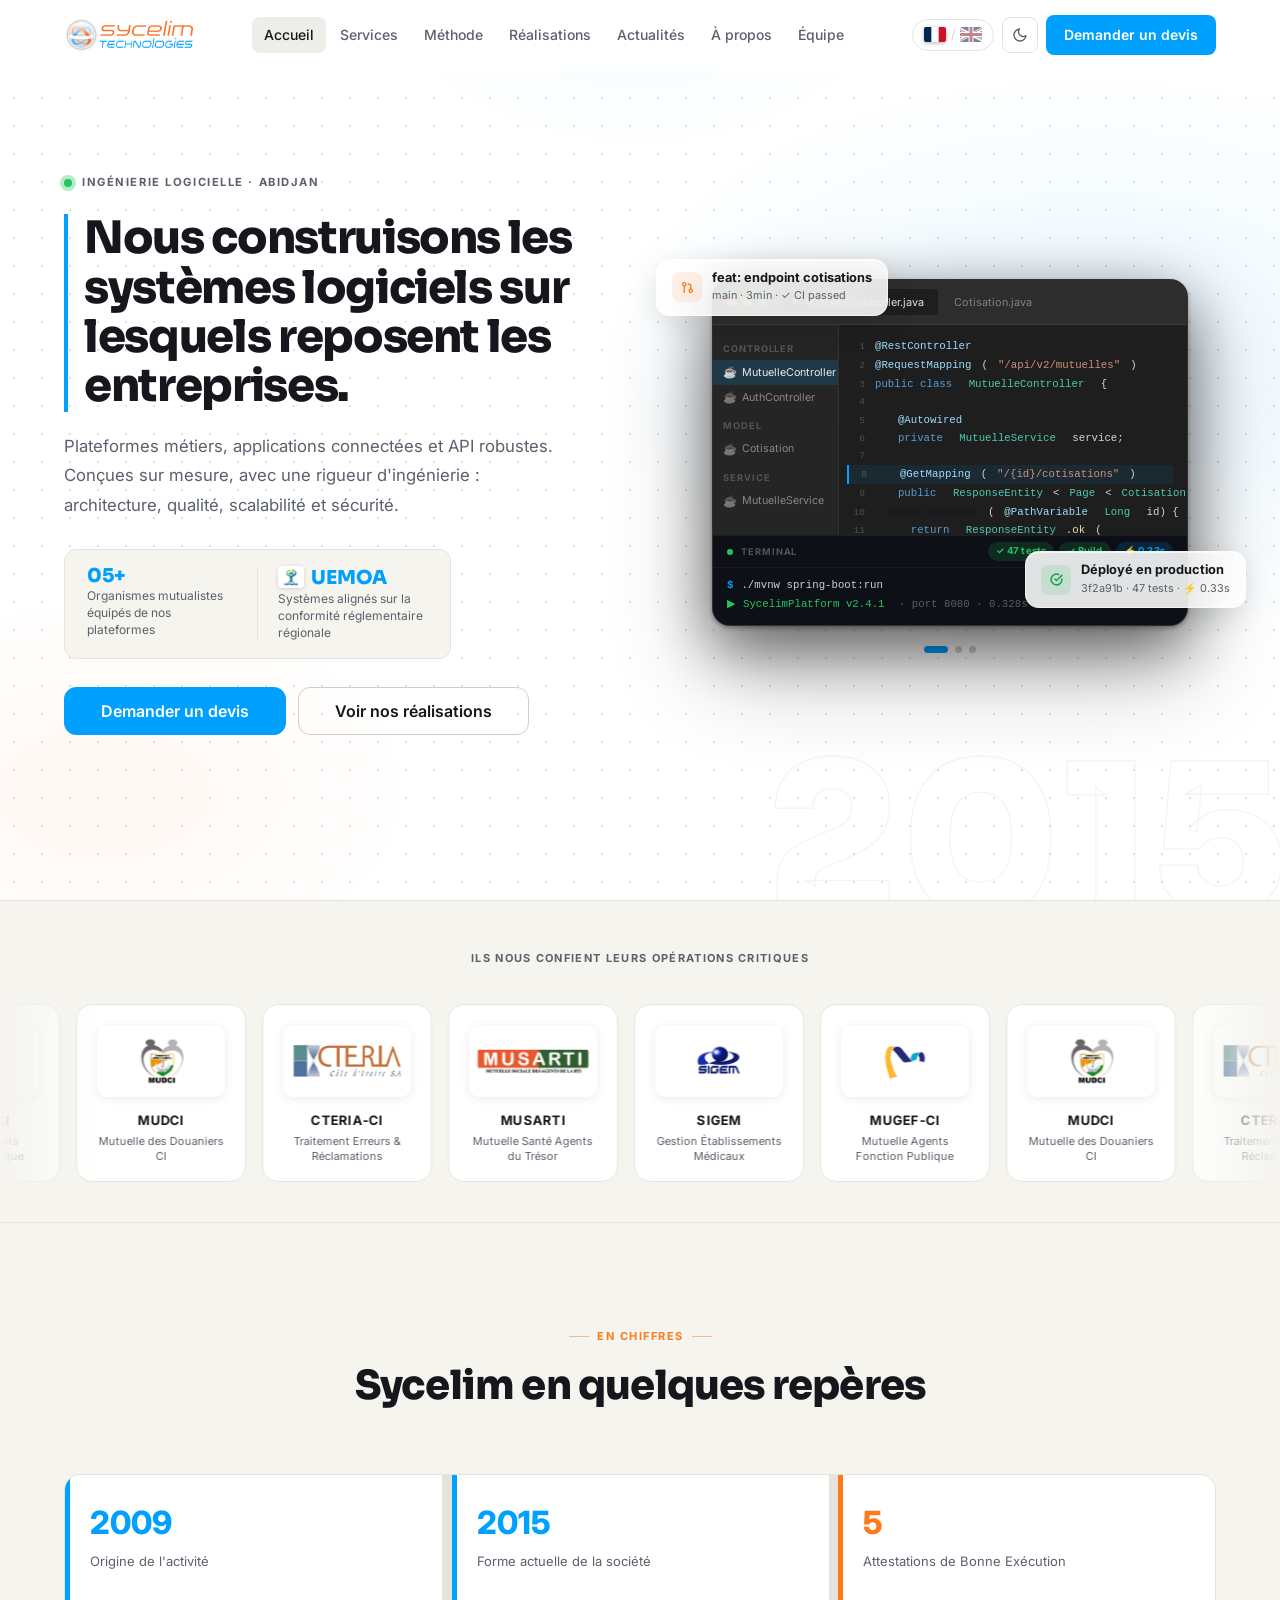
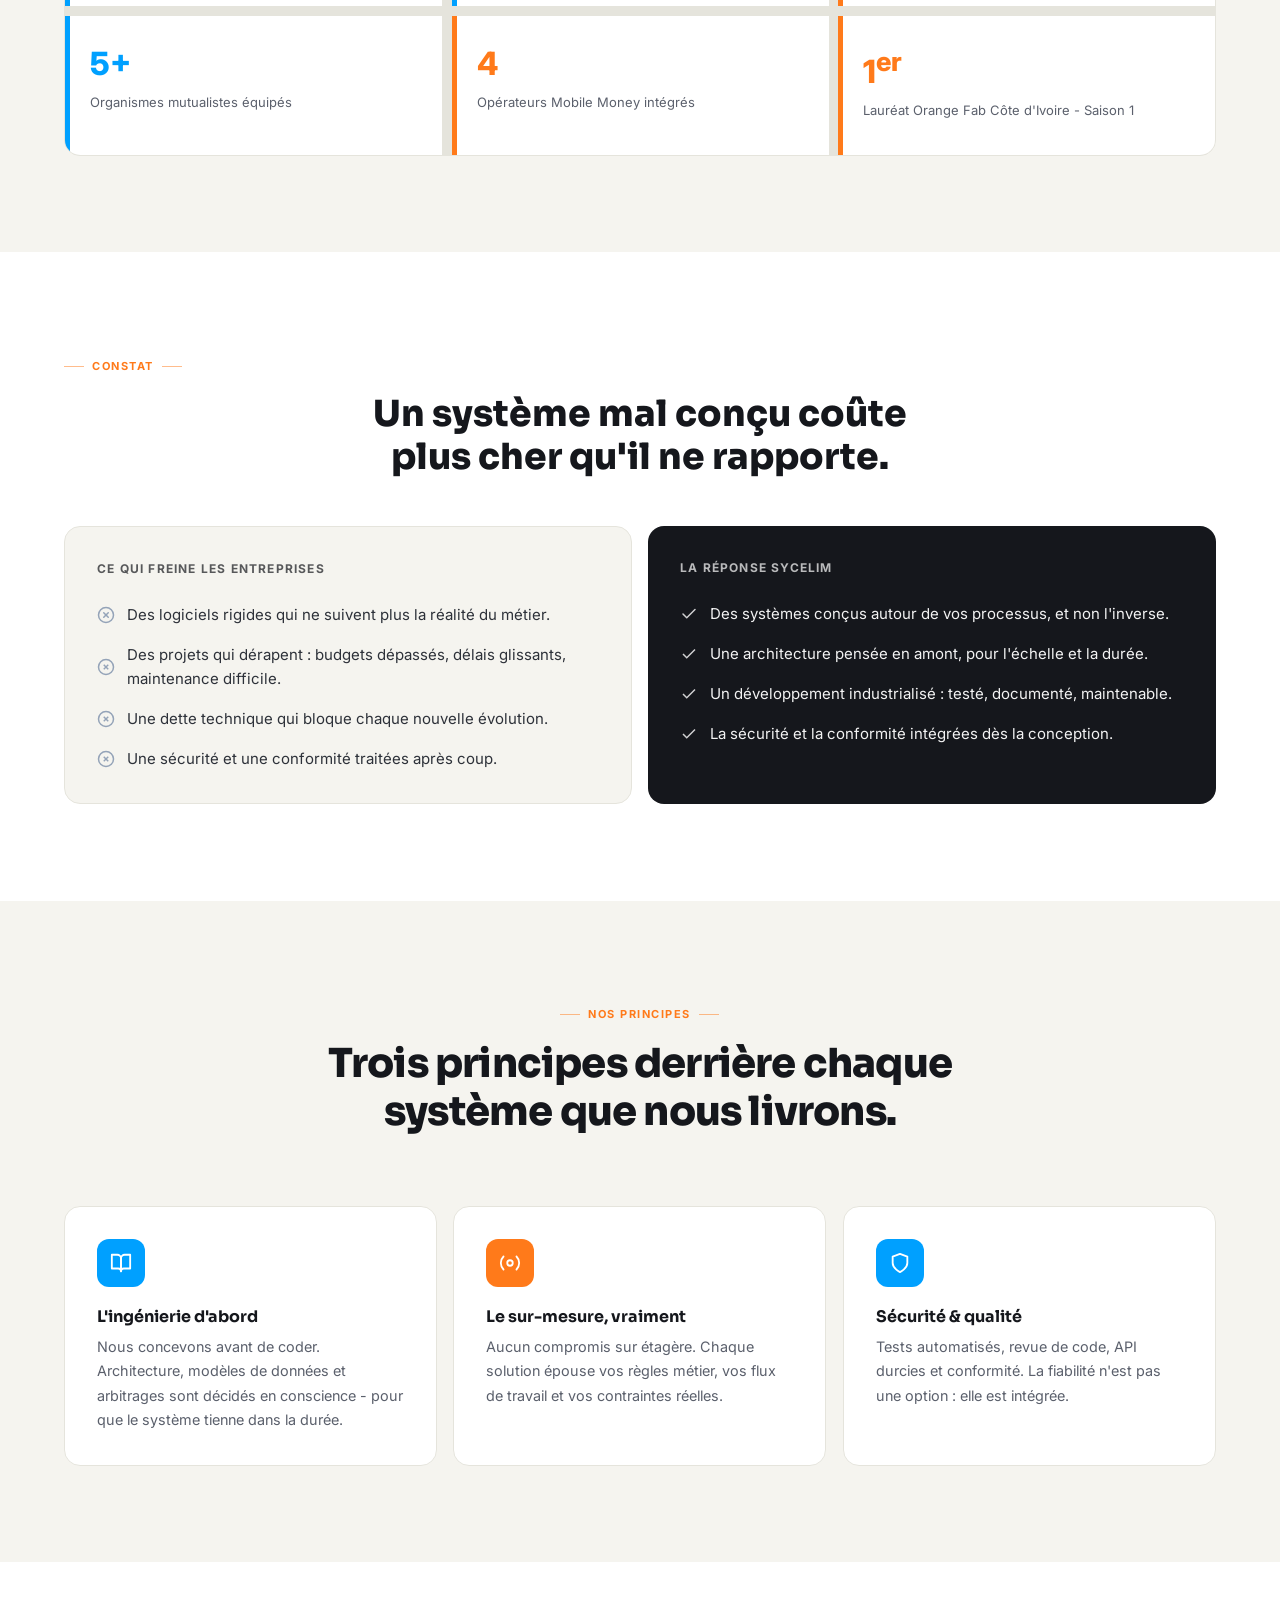
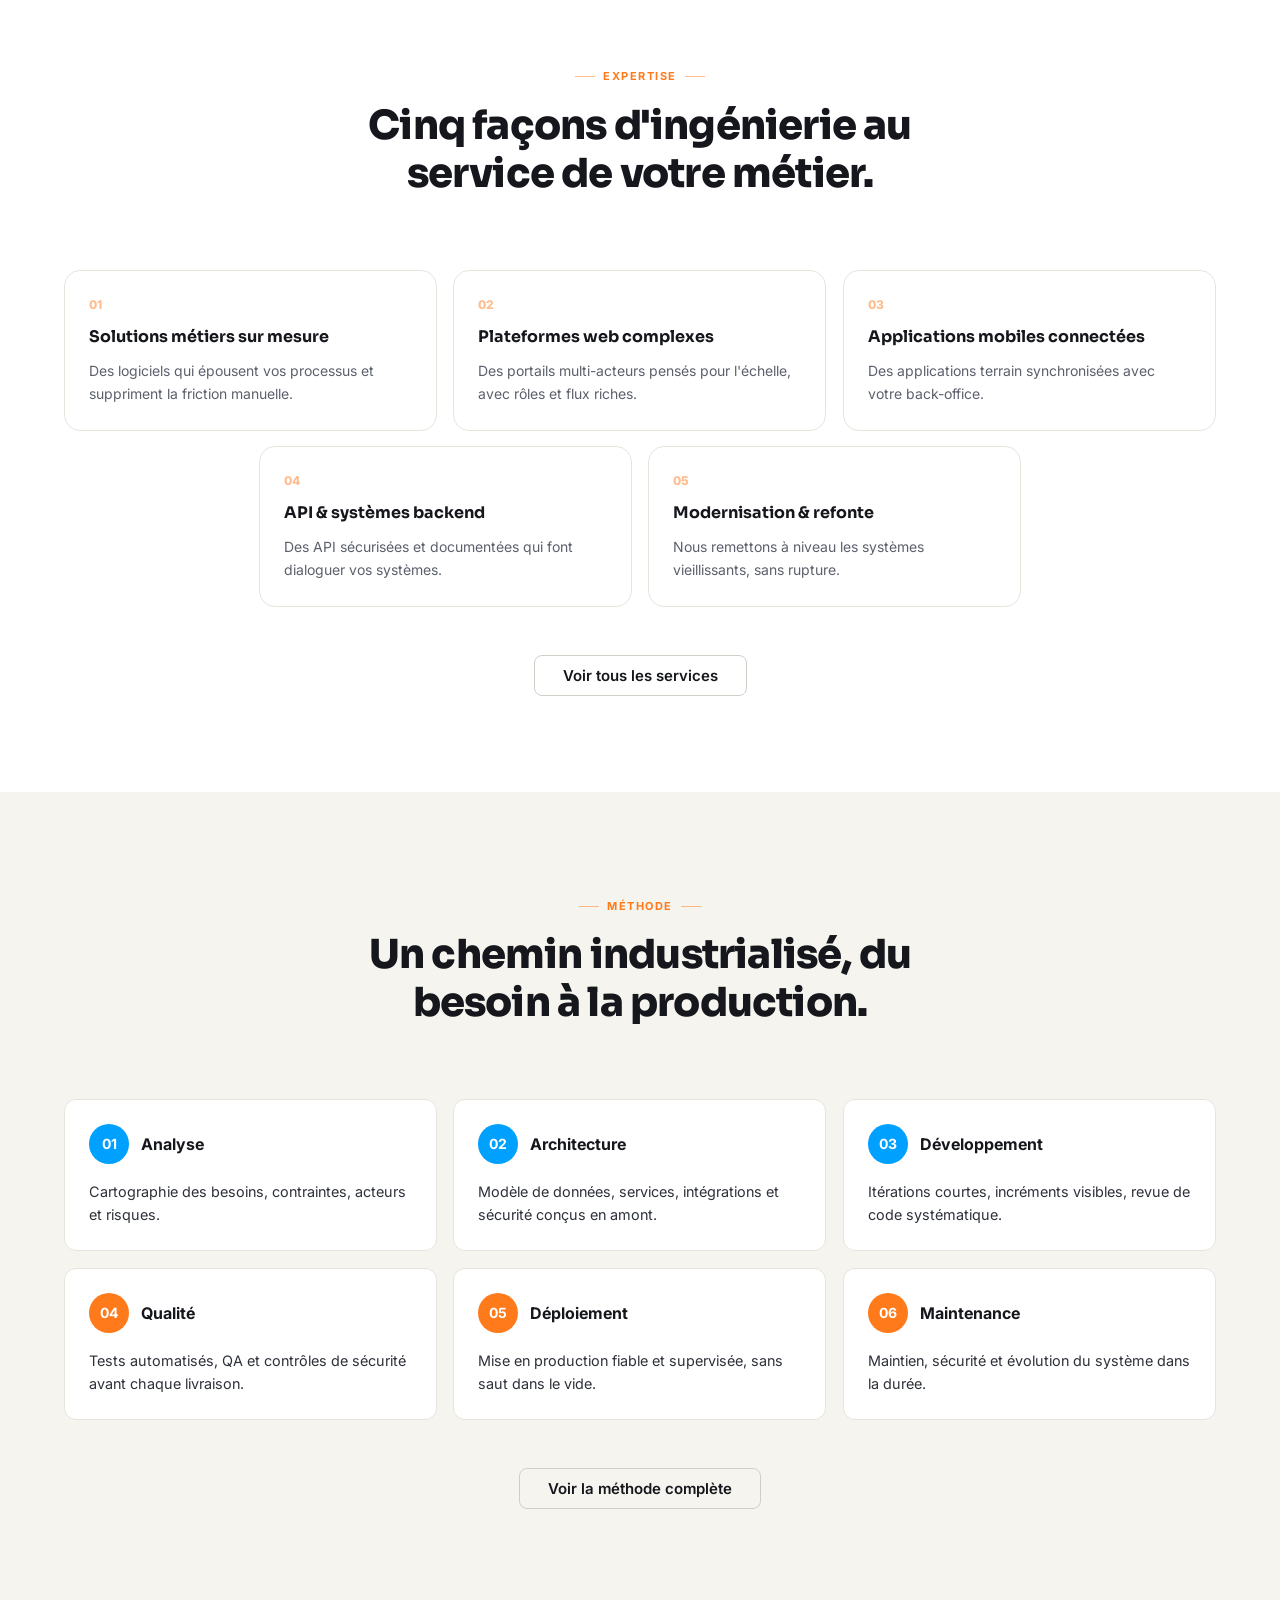
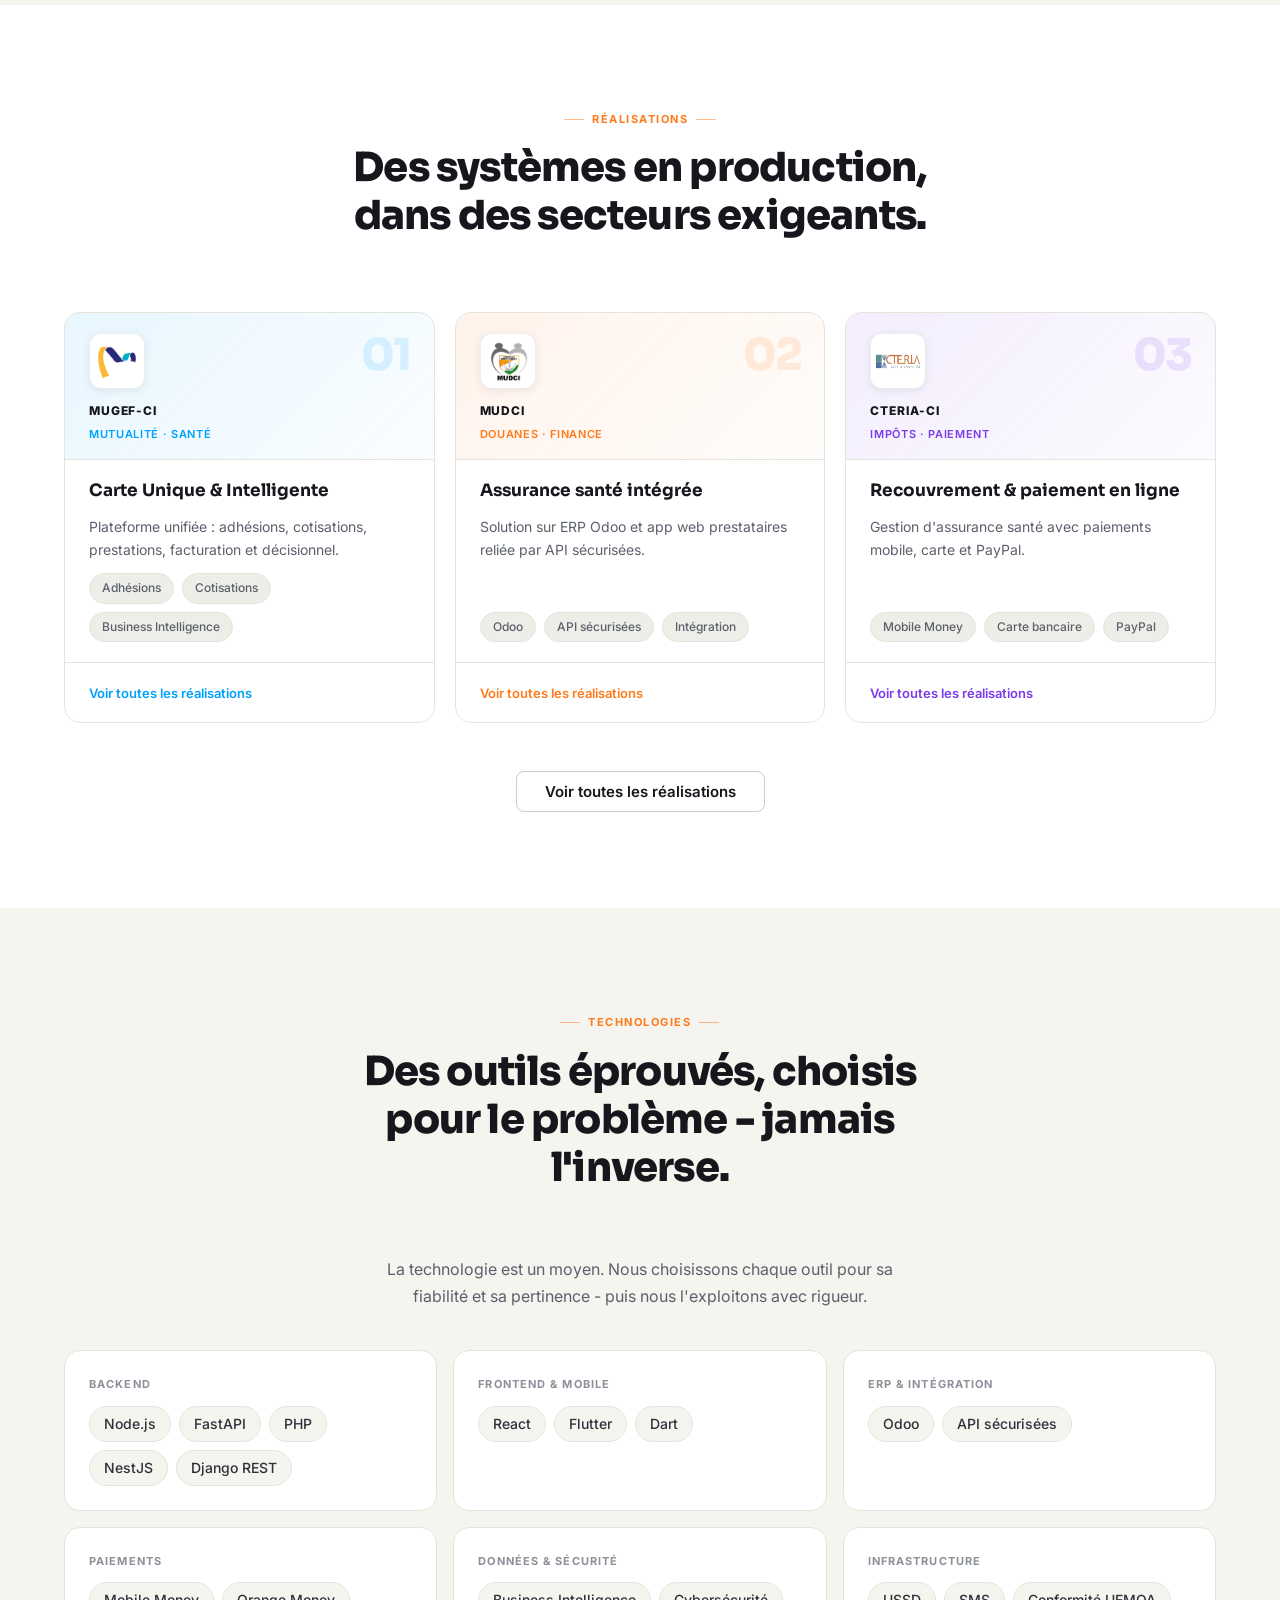
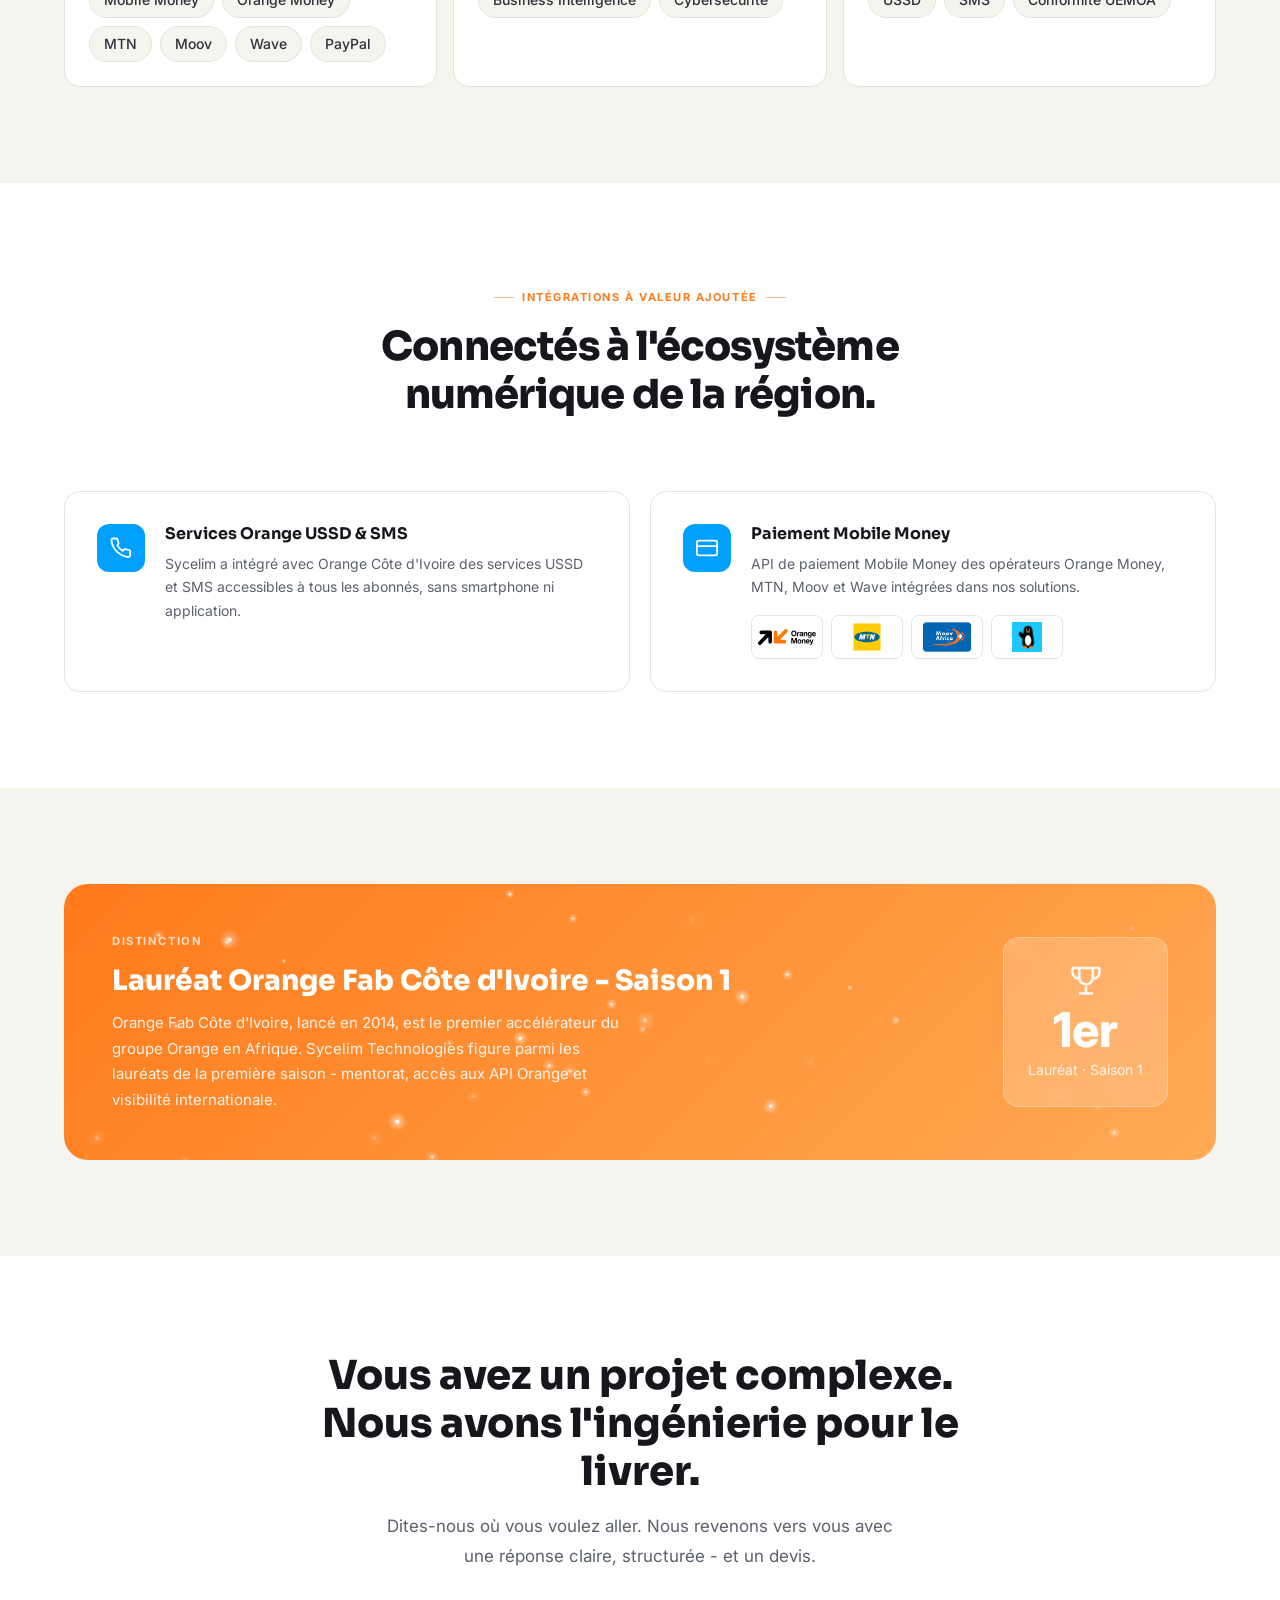
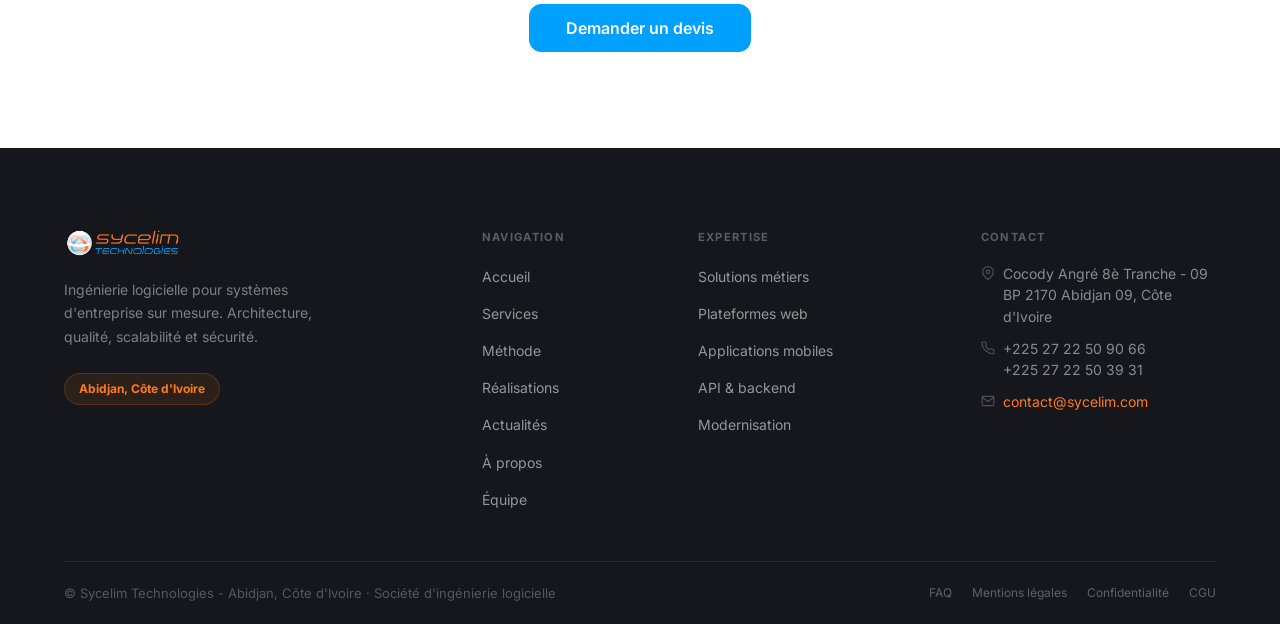
<file: index.html>
<!DOCTYPE html>
<html lang="fr" data-theme="light">
<head>
  <meta charset="UTF-8" />
  <script>!function(){var t=localStorage.getItem('sycelim-theme')||(matchMedia('(prefers-color-scheme:dark)').matches?'dark':'light');document.documentElement.setAttribute('data-theme',t)}()</script>
  <meta name="viewport" content="width=device-width, initial-scale=1.0" />
  <title>Sycelim Technologies - Ingénierie logicielle, Abidjan</title>
  <meta name="description" content="Sycelim Technologies - SSII spécialisée en ingénierie logicielle sur mesure : plateformes métiers, applications mobiles, API et modernisation. Abidjan, Côte d'Ivoire." />
  <meta name="theme-color" content="#00a0ff" />

  <!-- Open Graph -->
  <meta property="og:title" content="Sycelim Technologies - Ingénierie logicielle, Abidjan" />
  <meta property="og:description" content="Nous construisons les systèmes logiciels sur lesquels reposent les entreprises." />
  <meta property="og:type" content="website" />
  <meta property="og:image" content="logos/logo_all.png" />

  <!-- Google Fonts: Sora (titres) + Inter (corps) - §4.3 cahier des charges -->
  <link rel="preconnect" href="https://fonts.googleapis.com" />
  <link rel="preconnect" href="https://fonts.gstatic.com" crossorigin />
  <link href="https://fonts.googleapis.com/css2?family=Sora:wght@600;700;800&family=Inter:wght@400;500;600;700;800&display=swap" rel="stylesheet" />

  <!-- Stylesheet -->
  <link rel="stylesheet" href="css/style.css" />

  <!-- Favicon placeholder -->
  <link rel="icon" type="image/png" href="logos/logo_icon.png" />
</head>

<body>
<!-- ================================================================
  ⚠  TEXTES - NE PAS MODIFIER DANS CE FICHIER
  Source de vérité : locales/fr.json (français) · locales/en.json (anglais)
  Les éléments avec data-i18n="clé" sont remplis automatiquement par le JS.
  Tout texte écrit ici directement sera écrasé au chargement de la page.
================================================================ -->

<!-- ============================================================
     NAVIGATION
     ============================================================ -->
<header class="navbar" id="navbar">
  <div class="container">
    <div class="navbar-inner">

      <!-- Logo -->
      <a href="index.html" class="navbar-logo" aria-label="Sycelim Technologies - Accueil">
        <img src="logos/logo_all.png" alt="Sycelim Technologies" />
      </a>

      <!-- Desktop nav -->
      <nav class="navbar-nav" aria-label="Navigation principale">
        <a href="index.html"          class="nav-link" data-page="index"        data-i18n="nav.home">Accueil</a>
        <a href="services.html"       class="nav-link" data-page="services"     data-i18n="nav.services">Services</a>
        <a href="methode.html"        class="nav-link" data-page="methode"      data-i18n="nav.method">Méthode</a>
        <a href="realisations.html"   class="nav-link" data-page="realisations" data-i18n="nav.work">Réalisations</a>
        <a href="actualites.html"     class="nav-link" data-page="actualites"   data-i18n="nav.news">Actualités</a>
        <a href="a-propos.html"       class="nav-link" data-page="a-propos"     data-i18n="nav.about">À propos</a>
        <a href="equipe.html"         class="nav-link" data-page="equipe"       data-i18n="nav.team">Équipe</a>
      </nav>

      <!-- Actions -->
      <div class="navbar-actions">
        <!-- Language toggle -->
        <button class="btn-lang" aria-label="Changer de langue" title="Switch language">
          <span class="lang-fr-label active"><img src="images/flag-fr.svg" alt="Français" class="flag-img" /></span>
          <span class="sep">/</span>
          <span class="lang-en-label"><img src="images/flag-gb.svg" alt="English" class="flag-img" /></span>
        </button>

        <!-- Theme toggle -->
        <button class="btn-theme" aria-label="Basculer thème sombre/clair">
          <!-- Sun (shown in dark mode) -->
          <svg class="icon-sun" xmlns="http://www.w3.org/2000/svg" width="16" height="16" viewBox="0 0 24 24" fill="none" stroke="currentColor" stroke-width="2" stroke-linecap="round" stroke-linejoin="round">
            <circle cx="12" cy="12" r="5"/><line x1="12" y1="1" x2="12" y2="3"/><line x1="12" y1="21" x2="12" y2="23"/><line x1="4.22" y1="4.22" x2="5.64" y2="5.64"/><line x1="18.36" y1="18.36" x2="19.78" y2="19.78"/><line x1="1" y1="12" x2="3" y2="12"/><line x1="21" y1="12" x2="23" y2="12"/><line x1="4.22" y1="19.78" x2="5.64" y2="18.36"/><line x1="18.36" y1="5.64" x2="19.78" y2="4.22"/>
          </svg>
          <!-- Moon (shown in light mode) -->
          <svg class="icon-moon" xmlns="http://www.w3.org/2000/svg" width="16" height="16" viewBox="0 0 24 24" fill="none" stroke="currentColor" stroke-width="2" stroke-linecap="round" stroke-linejoin="round">
            <path d="M21 12.79A9 9 0 1 1 11.21 3 7 7 0 0 0 21 12.79z"/>
          </svg>
        </button>

        <!-- CTA -->
        <a href="contact.html" class="btn-cta-nav" data-i18n="nav.cta">Demander un devis</a>

        <!-- Hamburger (mobile) -->
        <button class="btn-hamburger" id="hamburger" aria-label="Menu" aria-expanded="false">
          <span></span><span></span><span></span>
        </button>
      </div>

    </div>
  </div>
</header>

<!-- Mobile menu -->
<nav class="mobile-menu" id="mobile-menu" aria-label="Menu mobile">
  <a href="index.html"        class="nav-link" data-page="index"        data-i18n="nav.home">Accueil</a>
  <a href="services.html"     class="nav-link" data-page="services"     data-i18n="nav.services">Services</a>
  <a href="methode.html"      class="nav-link" data-page="methode"      data-i18n="nav.method">Méthode</a>
  <a href="realisations.html" class="nav-link" data-page="realisations" data-i18n="nav.work">Réalisations</a>
  <a href="actualites.html"   class="nav-link" data-page="actualites"   data-i18n="nav.news">Actualités</a>
  <a href="a-propos.html"     class="nav-link" data-page="a-propos"     data-i18n="nav.about">À propos</a>
  <a href="equipe.html"       class="nav-link" data-page="equipe"       data-i18n="nav.team">Équipe</a>
  <div class="mobile-menu-foot">
    <a href="contact.html" class="btn btn-primary" data-i18n="nav.cta">Demander un devis</a>
    <button class="btn-lang" aria-label="Changer de langue">
      <span class="lang-fr-label active"><img src="images/flag-fr.svg" alt="Français" class="flag-img" /></span>
      <span class="sep">/</span>
      <span class="lang-en-label"><img src="images/flag-gb.svg" alt="English" class="flag-img" /></span>
    </button>
    <button class="btn-theme" aria-label="Thème">
      <svg class="icon-sun" xmlns="http://www.w3.org/2000/svg" width="16" height="16" viewBox="0 0 24 24" fill="none" stroke="currentColor" stroke-width="2"><circle cx="12" cy="12" r="5"/><line x1="12" y1="1" x2="12" y2="3"/><line x1="12" y1="21" x2="12" y2="23"/><line x1="4.22" y1="4.22" x2="5.64" y2="5.64"/><line x1="18.36" y1="18.36" x2="19.78" y2="19.78"/><line x1="1" y1="12" x2="3" y2="12"/><line x1="21" y1="12" x2="23" y2="12"/></svg>
      <svg class="icon-moon" xmlns="http://www.w3.org/2000/svg" width="16" height="16" viewBox="0 0 24 24" fill="none" stroke="currentColor" stroke-width="2"><path d="M21 12.79A9 9 0 1 1 11.21 3 7 7 0 0 0 21 12.79z"/></svg>
    </button>
  </div>
</nav>

<main>

<!-- ============================================================
     HERO
     ============================================================ -->
<section class="hero" aria-label="En-tête principal">

  <!-- Background layers -->
  <div class="hero-bg" aria-hidden="true"></div>
  <div class="hero-dots" aria-hidden="true"></div>
  <div class="hero-deco-year" aria-hidden="true">2015</div>

  <div class="container">
    <div class="hero-layout">

      <!-- ── LEFT : contenu principal ── -->
      <div class="hero-left">

        <!-- Eyebrow avec dot "live" -->
        <div class="hero-eyebrow">
          <span class="hero-pulse-dot" aria-hidden="true"></span>
          <span data-i18n="hero.eyebrow">Ingénierie logicielle · Abidjan</span>
        </div>

        <!-- Titre principal -->
        <h1 class="hero-title anim-fade-up" data-i18n="hero.title">
          Nous construisons les systèmes logiciels sur lesquels reposent les entreprises.
        </h1>

        <!-- Sous-titre -->
        <p class="hero-subtitle anim-fade-up anim-delay-1" data-i18n="hero.subtitle">
          Plateformes métiers, applications connectées et API robustes. Conçues sur mesure, avec une rigueur d'ingénierie : architecture, qualité, scalabilité et sécurité.
        </p>

        <!-- Métriques clés (repurposées depuis stat cards) -->
        <div class="hero-kpi-strip anim-fade-up anim-delay-2">
          <div class="hero-kpi">
            <strong class="hero-kpi-num" data-i18n="hero.stat1.num">05+</strong>
            <span class="hero-kpi-lbl" data-i18n="hero.stat1.label">Organismes mutualistes équipés de nos plateformes</span>
          </div>
          <div class="hero-kpi-sep" aria-hidden="true"></div>
          <div class="hero-kpi">
            <div class="hero-kpi-uemoa-head">
              <img src="images/uemoa-logo.png" alt="UEMOA" class="hero-kpi-logo" />
              <strong class="hero-kpi-num" data-i18n="hero.stat2.num">UEMOA</strong>
            </div>
            <span class="hero-kpi-lbl" data-i18n="hero.stat2.label">Systèmes alignés sur la conformité réglementaire régionale</span>
          </div>
        </div>

        <!-- CTAs -->
        <div class="hero-ctas anim-fade-up anim-delay-3">
          <a href="contact.html" class="btn btn-primary btn-lg" data-i18n="hero.cta.quote">Demander un devis</a>
          <a href="realisations.html" class="btn btn-secondary btn-lg" data-i18n="hero.cta.work">Voir nos réalisations</a>
        </div>

     

      </div><!-- /hero-left -->

      <!-- ── RIGHT : slider 3 visuels ── -->
      <div class="hero-right anim-fade-up anim-delay-2">
        <div class="hero-slider" id="heroSlider">

        <!-- ━━━ Slide 0 : IDE Code ━━━ -->
        <div class="hero-slide hero-slide--active" data-idx="0">

        <!-- Chip flottante - commit Git -->
        <div class="hero-chip hero-chip--tl" aria-hidden="true">
          <span class="chip-icon chip-icon--orange">
            <svg width="13" height="13" viewBox="0 0 24 24" fill="none" stroke="currentColor" stroke-width="2.5" stroke-linecap="round" stroke-linejoin="round"><circle cx="18" cy="18" r="3"/><circle cx="6" cy="6" r="3"/><path d="M13 6h3a2 2 0 0 1 2 2v7"/><line x1="6" y1="9" x2="6" y2="21"/></svg>
          </span>
          <div class="chip-body">
            <div class="chip-title">feat: endpoint cotisations</div>
            <div class="chip-sub">main · 3min · ✓ CI passed</div>
          </div>
        </div>

        <!-- IDE mockup -->
        <div class="hero-mock hero-mock--ide">

          <!-- Barre de titre IDE -->
          <div class="ide-bar">
            <div class="ide-traffic" aria-hidden="true"><i></i><i></i><i></i></div>
            <div class="ide-tabs">
              <span class="ide-tab ide-tab--active">
                <span class="ide-tab-dot" aria-hidden="true"></span>
                MutuelleController.java
              </span>
              <span class="ide-tab">Cotisation.java</span>
            </div>
          </div>

          <!-- Corps éditeur : arbre + code -->
          <div class="ide-body">

            <!-- Arbre de fichiers -->
            <div class="ide-tree" aria-hidden="true">
              <div class="itree-section">controller</div>
              <div class="itree-item itree-item--active">
                <span class="itree-ico">☕</span><span>MutuelleController</span>
              </div>
              <div class="itree-item">
                <span class="itree-ico">☕</span><span>AuthController</span>
              </div>
              <div class="itree-section">model</div>
              <div class="itree-item">
                <span class="itree-ico">☕</span><span>Cotisation</span>
              </div>
              <div class="itree-section">service</div>
              <div class="itree-item">
                <span class="itree-ico">☕</span><span>MutuelleService</span>
              </div>
            </div>

            <!-- Panneau de code avec syntax highlighting -->
            <div class="ide-code" aria-label="Extrait de code Spring Boot - API Sycelim">
              <div class="cl"><span class="ln">1</span><span class="t-an">@RestController</span></div>
              <div class="cl"><span class="ln">2</span><span class="t-an">@RequestMapping</span><span class="t-pn">(</span><span class="t-st">"/api/v2/mutuelles"</span><span class="t-pn">)</span></div>
              <div class="cl"><span class="ln">3</span><span class="t-kw">public class </span><span class="t-cl">MutuelleController</span><span class="t-pn"> {</span></div>
              <div class="cl"><span class="ln">4</span></div>
              <div class="cl"><span class="ln">5</span>&nbsp;&nbsp;<span class="t-an">@Autowired</span></div>
              <div class="cl"><span class="ln">6</span>&nbsp;&nbsp;<span class="t-kw">private </span><span class="t-cl">MutuelleService</span><span class="t-pn"> service;</span></div>
              <div class="cl"><span class="ln">7</span></div>
              <div class="cl cl--hi"><span class="ln">8</span>&nbsp;&nbsp;<span class="t-an">@GetMapping</span><span class="t-pn">(</span><span class="t-st">"/{id}/cotisations"</span><span class="t-pn">)</span></div>
              <div class="cl"><span class="ln">9</span>&nbsp;&nbsp;<span class="t-kw">public </span><span class="t-cl">ResponseEntity</span><span class="t-pn">&lt;</span><span class="t-cl">Page</span><span class="t-pn">&lt;</span><span class="t-cl">Cotisation</span><span class="t-pn">&gt;&gt;</span></div>
              <div class="cl"><span class="ln">10</span>&nbsp;&nbsp;getCotisations<span class="t-pn">(</span><span class="t-an">@PathVariable </span><span class="t-cl">Long</span><span class="t-pn"> id) {</span></div>
              <div class="cl"><span class="ln">11</span>&nbsp;&nbsp;&nbsp;&nbsp;<span class="t-kw">return </span><span class="t-cl">ResponseEntity</span><span class="t-mt">.ok</span><span class="t-pn">(</span></div>
              <div class="cl"><span class="ln">12</span>&nbsp;&nbsp;&nbsp;&nbsp;&nbsp;&nbsp;service<span class="t-mt">.getCotisations</span><span class="t-pn">(id));</span></div>
              <div class="cl"><span class="ln">13</span>&nbsp;&nbsp;<span class="t-pn">}</span></div>
              <div class="cl"><span class="ln">14</span><span class="t-pn">}</span><span class="code-cursor"></span></div>
            </div>

          </div><!-- /ide-body -->

          <!-- Terminal intégré -->
          <div class="ide-term">
            <div class="iterm-hd">
              <span class="iterm-hd-dot" aria-hidden="true"></span>
              <span class="iterm-hd-label">TERMINAL</span>
              <div class="iterm-badges">
                <span class="iterm-bdg iterm-bdg--g">✓ 47 tests</span>
                <span class="iterm-bdg iterm-bdg--g">✓ Build</span>
                <span class="iterm-bdg iterm-bdg--b">⚡ 0.33s</span>
              </div>
            </div>
            <div class="iterm-body">
              <div class="iterm-ln">
                <span class="t-prompt">$</span>
                <span class="t-cmd">./mvnw spring-boot:run</span>
              </div>
              <div class="iterm-ln">
                <span class="t-ok">▶</span>
                <span class="t-ok">SycelimPlatform v2.4.1</span>
                <span class="t-dim">&nbsp;· port 8080 · 0.328s</span>
              </div>
            </div>
          </div>

        </div><!-- /hero-mock--ide -->

        <!-- Chip flottante - déploiement -->
        <div class="hero-chip hero-chip--br" aria-hidden="true">
          <span class="chip-icon chip-icon--green">
            <svg width="13" height="13" viewBox="0 0 24 24" fill="none" stroke="currentColor" stroke-width="2.8" stroke-linecap="round" stroke-linejoin="round"><path d="M22 11.08V12a10 10 0 1 1-5.93-9.14"/><polyline points="22 4 12 14.01 9 11.01"/></svg>
          </span>
          <div class="chip-body">
            <div class="chip-title">Déployé en production</div>
            <div class="chip-sub">3f2a91b · 47 tests · ⚡ 0.33s</div>
          </div>
        </div>

        </div><!-- /slide 0 -->

        <!-- ━━━ Slide 1 : hero1.png ━━━ -->
        <div class="hero-slide" data-idx="1">
          <div class="hero-img-wrap">

            <!-- Chip TL -->
            <div class="hero-chip hero-chip--img hero-chip--tl" aria-hidden="true">
              <span class="chip-icon chip-icon--orange">
                <svg width="13" height="13" viewBox="0 0 24 24" fill="none" stroke="currentColor" stroke-width="2.5" stroke-linecap="round" stroke-linejoin="round"><circle cx="12" cy="12" r="10"/><line x1="2" y1="12" x2="22" y2="12"/><path d="M12 2a15.3 15.3 0 0 1 4 10 15.3 15.3 0 0 1-4 10 15.3 15.3 0 0 1-4-10 15.3 15.3 0 0 1 4-10z"/></svg>
              </span>
              <div class="chip-body">
                <div class="chip-title">Interface responsive</div>
                <div class="chip-sub">Web · Tablette · Mobile</div>
              </div>
            </div>

            <!-- Image -->
            <div class="hero-img-frame">
              <img src="images/hero1.png" alt="Sycelim - Plateforme métier" loading="lazy" />
            </div>

            <!-- Chip BR -->
            <div class="hero-chip hero-chip--img hero-chip--br" aria-hidden="true">
              <span class="chip-icon chip-icon--blue">
                <svg width="13" height="13" viewBox="0 0 24 24" fill="none" stroke="currentColor" stroke-width="2.5" stroke-linecap="round" stroke-linejoin="round"><path d="M17 21v-2a4 4 0 0 0-4-4H5a4 4 0 0 0-4 4v2"/><circle cx="9" cy="7" r="4"/><path d="M23 21v-2a4 4 0 0 0-3-3.87"/><path d="M16 3.13a4 4 0 0 1 0 7.75"/></svg>
              </span>
              <div class="chip-body">
                <div class="chip-title">5+ organismes équipés</div>
                <div class="chip-sub">MUGEF-CI · MUDCI · MUSARTI</div>
              </div>
            </div>

          </div>
        </div>

        <!-- ━━━ Slide 2 : hero2.png ━━━ -->
        <div class="hero-slide" data-idx="2">
          <div class="hero-img-wrap">

            <!-- Chip TL -->
            <div class="hero-chip hero-chip--img hero-chip--tl" aria-hidden="true">
              <span class="chip-icon chip-icon--green">
                <svg width="13" height="13" viewBox="0 0 24 24" fill="none" stroke="currentColor" stroke-width="2.5" stroke-linecap="round" stroke-linejoin="round"><rect x="5" y="2" width="14" height="20" rx="2" ry="2"/><line x1="12" y1="18" x2="12.01" y2="18"/></svg>
              </span>
              <div class="chip-body">
                <div class="chip-title">Application native</div>
                <div class="chip-sub">iOS · Android · Flutter</div>
              </div>
            </div>

            <!-- Image -->
            <div class="hero-img-frame">
              <img src="images/hero2.png" alt="Sycelim - Application mobile" loading="lazy" />
            </div>

            <!-- Chip BR -->
            <div class="hero-chip hero-chip--img hero-chip--br" aria-hidden="true">
              <span class="chip-icon chip-icon--blue">
                <svg width="13" height="13" viewBox="0 0 24 24" fill="none" stroke="currentColor" stroke-width="2.5" stroke-linecap="round" stroke-linejoin="round"><path d="M10 13a5 5 0 0 0 7.54.54l3-3a5 5 0 0 0-7.07-7.07l-1.72 1.71"/><path d="M14 11a5 5 0 0 0-7.54-.54l-3 3a5 5 0 0 0 7.07 7.07l1.71-1.71"/></svg>
              </span>
              <div class="chip-body">
                <div class="chip-title">4 opérateurs intégrés</div>
                <div class="chip-sub">Orange · MTN · Wave · Moov</div>
              </div>
            </div>

          </div>
        </div>

        </div><!-- /hero-slider -->

        <!-- Points de navigation -->
        <div class="hero-slide-dots" role="tablist" aria-label="Choisir un visuel">
          <button class="hsd-dot hsd-dot--active" data-goto="0" role="tab" aria-selected="true"  aria-label="Code IDE"></button>
          <button class="hsd-dot"                 data-goto="1" role="tab" aria-selected="false" aria-label="Visuel 1"></button>
          <button class="hsd-dot"                 data-goto="2" role="tab" aria-selected="false" aria-label="Visuel 2"></button>
        </div>

      </div><!-- /hero-right -->

    </div><!-- /hero-layout -->
  </div>
</section>

<!-- ============================================================
     CLIENTS BAND
     ============================================================ -->
<div class="clients-band">
  <div class="container">
    <p class="clients-label" data-i18n="clients.label">Ils nous confient leurs opérations critiques</p>
  </div>
  <div class="clients-marquee" aria-label="Clients références">
    <div class="marquee-track">
      <article class="client-card">
        <div class="client-logo-wrap"><img src="images/logo-mugef-ci.png" alt="MUGEF-CI" class="client-logo-img" /></div>
        <div class="client-card-info">
          <div class="client-card-name">MUGEF-CI</div>
          <div class="client-card-desc">Mutuelle Agents Fonction Publique</div>
        </div>
      </article>
      <article class="client-card">
        <div class="client-logo-wrap"><img src="images/logo-mudci.jpeg" alt="MUDCI" class="client-logo-img" /></div>
        <div class="client-card-info">
          <div class="client-card-name">MUDCI</div>
          <div class="client-card-desc">Mutuelle des Douaniers CI</div>
        </div>
      </article>
      <article class="client-card">
        <div class="client-logo-wrap"><img src="images/logo-cteriaci.png" alt="CTERIA-CI" class="client-logo-img" /></div>
        <div class="client-card-info">
          <div class="client-card-name">CTERIA-CI</div>
          <div class="client-card-desc">Traitement Erreurs &amp; Réclamations</div>
        </div>
      </article>
      <article class="client-card">
        <div class="client-logo-wrap"><img src="images/logo-musarti.jpeg" alt="MUSARTI" class="client-logo-img" /></div>
        <div class="client-card-info">
          <div class="client-card-name">MUSARTI</div>
          <div class="client-card-desc">Mutuelle Santé Agents du Trésor</div>
        </div>
      </article>
      <article class="client-card">
        <div class="client-logo-wrap"><img src="images/logo-sigem.jpg" alt="SIGEM" class="client-logo-img" /></div>
        <div class="client-card-info">
          <div class="client-card-name">SIGEM</div>
          <div class="client-card-desc">Gestion Établissements Médicaux</div>
        </div>
      </article>
     
    </div>
  </div>
</div>

<!-- ============================================================
     KEY FIGURES
     ============================================================ -->
<section class="section section--alt" aria-labelledby="figures-title">
  <div class="container">
    <div class="section-header">
      <div class="eyebrow" data-i18n="figures.eyebrow">En chiffres</div>
      <h2 class="section-title" id="figures-title" data-i18n="figures.title">Sycelim en quelques repères</h2>
    </div>
    <div class="figures-grid anim-fade-up">
      <div class="figure-box">
        <span class="figure-num">2009</span>
        <span class="figure-label" data-i18n="figures.2009.label">Origine de l'activité</span>
      </div>
      <div class="figure-box">
        <span class="figure-num">2015</span>
        <span class="figure-label" data-i18n="figures.2015.label">Forme actuelle de la société</span>
      </div>
      <div class="figure-box figure-box--orange">
        <span class="figure-num">5</span>
        <span class="figure-label" data-i18n="figures.5a.label">Attestations de Bonne Exécution</span>
      </div>
      <div class="figure-box">
        <span class="figure-num">5+</span>
        <span class="figure-label" data-i18n="figures.5b.label">Organismes mutualistes équipés</span>
      </div>
      <div class="figure-box figure-box--orange">
        <span class="figure-num">4</span>
        <span class="figure-label" data-i18n="figures.4.label">Opérateurs Mobile Money intégrés</span>
      </div>
      <div class="figure-box figure-box--orange">
        <span class="figure-num">1<sup>er</sup></span>
        <span class="figure-label" data-i18n="figures.1er.label">Lauréat Orange Fab Côte d'Ivoire - Saison 1</span>
      </div>
    </div>
  </div>
</section>

<!-- ============================================================
     PROBLEM / SOLUTION
     ============================================================ -->
<section class="section" aria-labelledby="ps-title">
  <div class="container">
    <div class="eyebrow" style="justify-content:center" data-i18n="ps.eyebrow">Constat</div>
    <h2 class="ps-title" id="ps-title" data-i18n="ps.title">Un système mal conçu coûte plus cher qu'il ne rapporte.</h2>
    <div class="ps-grid anim-fade-up">
      <!-- Problem -->
      <div class="ps-col ps-col--problem">
        <div class="ps-col-label" data-i18n="ps.problem.label">Ce qui freine les entreprises</div>
        <ul class="ps-list">
          <li class="ps-item">
            <svg class="ps-icon" xmlns="http://www.w3.org/2000/svg" viewBox="0 0 24 24" fill="none" stroke="#94A3B8" stroke-width="2" stroke-linecap="round" stroke-linejoin="round">
              <circle cx="12" cy="12" r="10"/><line x1="15" y1="9" x2="9" y2="15"/><line x1="9" y1="9" x2="15" y2="15"/>
            </svg>
            <span data-i18n="ps.problem.1">Des logiciels rigides qui ne suivent plus la réalité du métier.</span>
          </li>
          <li class="ps-item">
            <svg class="ps-icon" xmlns="http://www.w3.org/2000/svg" viewBox="0 0 24 24" fill="none" stroke="#94A3B8" stroke-width="2"><circle cx="12" cy="12" r="10"/><line x1="15" y1="9" x2="9" y2="15"/><line x1="9" y1="9" x2="15" y2="15"/></svg>
            <span data-i18n="ps.problem.2">Des projets qui dérapent : budgets dépassés, délais glissants, maintenance difficile.</span>
          </li>
          <li class="ps-item">
            <svg class="ps-icon" xmlns="http://www.w3.org/2000/svg" viewBox="0 0 24 24" fill="none" stroke="#94A3B8" stroke-width="2"><circle cx="12" cy="12" r="10"/><line x1="15" y1="9" x2="9" y2="15"/><line x1="9" y1="9" x2="15" y2="15"/></svg>
            <span data-i18n="ps.problem.3">Une dette technique qui bloque chaque nouvelle évolution.</span>
          </li>
          <li class="ps-item">
            <svg class="ps-icon" xmlns="http://www.w3.org/2000/svg" viewBox="0 0 24 24" fill="none" stroke="#94A3B8" stroke-width="2"><circle cx="12" cy="12" r="10"/><line x1="15" y1="9" x2="9" y2="15"/><line x1="9" y1="9" x2="15" y2="15"/></svg>
            <span data-i18n="ps.problem.4">Une sécurité et une conformité traitées après coup.</span>
          </li>
        </ul>
      </div>
      <!-- Solution -->
      <div class="ps-col ps-col--solution">
        <div class="ps-col-label" data-i18n="ps.solution.label">La réponse Sycelim</div>
        <ul class="ps-list">
          <li class="ps-item">
            <svg class="ps-icon" xmlns="http://www.w3.org/2000/svg" viewBox="0 0 24 24" fill="none" stroke="rgba(255,255,255,.8)" stroke-width="2" stroke-linecap="round" stroke-linejoin="round">
              <polyline points="20 6 9 17 4 12"/>
            </svg>
            <span data-i18n="ps.solution.1">Des systèmes conçus autour de vos processus, et non l'inverse.</span>
          </li>
          <li class="ps-item">
            <svg class="ps-icon" xmlns="http://www.w3.org/2000/svg" viewBox="0 0 24 24" fill="none" stroke="rgba(255,255,255,.8)" stroke-width="2"><polyline points="20 6 9 17 4 12"/></svg>
            <span data-i18n="ps.solution.2">Une architecture pensée en amont, pour l'échelle et la durée.</span>
          </li>
          <li class="ps-item">
            <svg class="ps-icon" xmlns="http://www.w3.org/2000/svg" viewBox="0 0 24 24" fill="none" stroke="rgba(255,255,255,.8)" stroke-width="2"><polyline points="20 6 9 17 4 12"/></svg>
            <span data-i18n="ps.solution.3">Un développement industrialisé : testé, documenté, maintenable.</span>
          </li>
          <li class="ps-item">
            <svg class="ps-icon" xmlns="http://www.w3.org/2000/svg" viewBox="0 0 24 24" fill="none" stroke="rgba(255,255,255,.8)" stroke-width="2"><polyline points="20 6 9 17 4 12"/></svg>
            <span data-i18n="ps.solution.4">La sécurité et la conformité intégrées dès la conception.</span>
          </li>
        </ul>
      </div>
    </div>
  </div>
</section>

<!-- ============================================================
     THREE PILLARS
     ============================================================ -->
<section class="section section--alt" aria-labelledby="pillars-title">
  <div class="container">
    <div class="section-header">
      <div class="eyebrow" data-i18n="pillars.eyebrow">Nos principes</div>
      <h2 class="section-title" id="pillars-title" data-i18n="pillars.title">Trois principes derrière chaque système que nous livrons.</h2>
    </div>
    <div class="pillars-grid">
      <!-- Pillar 1 -->
      <div class="pillar-card anim-fade-up anim-delay-1">
        <div class="pillar-icon" aria-hidden="true">
          <svg xmlns="http://www.w3.org/2000/svg" viewBox="0 0 24 24" fill="none" stroke="currentColor" stroke-width="2" stroke-linecap="round" stroke-linejoin="round">
            <path d="M2 3h6a4 4 0 0 1 4 4v14a3 3 0 0 0-3-3H2z"/><path d="M22 3h-6a4 4 0 0 0-4 4v14a3 3 0 0 1 3-3h7z"/>
          </svg>
        </div>
        <h3 class="pillar-title" data-i18n="pillar.1.title">L'ingénierie d'abord</h3>
        <p class="pillar-desc" data-i18n="pillar.1.desc">Nous concevons avant de coder. Architecture, modèles de données et arbitrages sont décidés en conscience - pour que le système tienne dans la durée.</p>
      </div>
      <!-- Pillar 2 -->
      <div class="pillar-card pillar-card--orange anim-fade-up anim-delay-2">
        <div class="pillar-icon" aria-hidden="true">
          <svg xmlns="http://www.w3.org/2000/svg" viewBox="0 0 24 24" fill="none" stroke="currentColor" stroke-width="2" stroke-linecap="round" stroke-linejoin="round">
            <circle cx="12" cy="12" r="3"/><path d="M19.07 4.93a10 10 0 0 1 0 14.14M4.93 4.93a10 10 0 0 0 0 14.14"/>
          </svg>
        </div>
        <h3 class="pillar-title" data-i18n="pillar.2.title">Le sur-mesure, vraiment</h3>
        <p class="pillar-desc" data-i18n="pillar.2.desc">Aucun compromis sur étagère. Chaque solution épouse vos règles métier, vos flux de travail et vos contraintes réelles.</p>
      </div>
      <!-- Pillar 3 -->
      <div class="pillar-card anim-fade-up anim-delay-3">
        <div class="pillar-icon" aria-hidden="true">
          <svg xmlns="http://www.w3.org/2000/svg" viewBox="0 0 24 24" fill="none" stroke="currentColor" stroke-width="2" stroke-linecap="round" stroke-linejoin="round">
            <path d="M12 22s8-4 8-10V5l-8-3-8 3v7c0 6 8 10 8 10z"/>
          </svg>
        </div>
        <h3 class="pillar-title" data-i18n="pillar.3.title">Sécurité & qualité</h3>
        <p class="pillar-desc" data-i18n="pillar.3.desc">Tests automatisés, revue de code, API durcies et conformité. La fiabilité n'est pas une option : elle est intégrée.</p>
      </div>
    </div>
  </div>
</section>

<!-- ============================================================
     SERVICES PREVIEW
     ============================================================ -->
<section class="section" aria-labelledby="services-title">
  <div class="container">
    <div class="section-header">
      <div class="eyebrow" data-i18n="services.eyebrow">Expertise</div>
      <h2 class="section-title" id="services-title" data-i18n="services.title">Cinq façons d'ingénierie au service de votre métier.</h2>
    </div>
    <div class="services-grid-preview">
      <article class="service-card anim-fade-up anim-delay-1">
        <div class="service-num">01</div>
        <h3 class="service-title" data-i18n="svc.1.title">Solutions métiers sur mesure</h3>
        <p class="service-desc" data-i18n="svc.1.desc">Des logiciels qui épousent vos processus et suppriment la friction manuelle.</p>
      </article>
      <article class="service-card anim-fade-up anim-delay-2">
        <div class="service-num">02</div>
        <h3 class="service-title" data-i18n="svc.2.title">Plateformes web complexes</h3>
        <p class="service-desc" data-i18n="svc.2.desc">Des portails multi-acteurs pensés pour l'échelle, avec rôles et flux riches.</p>
      </article>
      <article class="service-card anim-fade-up anim-delay-3">
        <div class="service-num">03</div>
        <h3 class="service-title" data-i18n="svc.3.title">Applications mobiles connectées</h3>
        <p class="service-desc" data-i18n="svc.3.desc">Des applications terrain synchronisées avec votre back-office.</p>
      </article>
      <article class="service-card anim-fade-up anim-delay-1">
        <div class="service-num">04</div>
        <h3 class="service-title" data-i18n="svc.4.title">API & systèmes backend</h3>
        <p class="service-desc" data-i18n="svc.4.desc">Des API sécurisées et documentées qui font dialoguer vos systèmes.</p>
      </article>
      <article class="service-card anim-fade-up anim-delay-2">
        <div class="service-num">05</div>
        <h3 class="service-title" data-i18n="svc.5.title">Modernisation & refonte</h3>
        <p class="service-desc" data-i18n="svc.5.desc">Nous remettons à niveau les systèmes vieillissants, sans rupture.</p>
      </article>
    </div>
    <div class="text-center mt-48">
      <a href="services.html" class="btn btn-secondary" data-i18n="services.more">Voir tous les services</a>
    </div>
  </div>
</section>

<!-- ============================================================
     METHOD PREVIEW
     ============================================================ -->
<section class="section section--alt" aria-labelledby="method-title">
  <div class="container">
    <div class="section-header">
      <div class="eyebrow" data-i18n="method.eyebrow">Méthode</div>
      <h2 class="section-title" id="method-title" data-i18n="method.title">Un chemin industrialisé, du besoin à la production.</h2>
    </div>
    <div class="method-cards anim-fade-up">
      <div class="method-card">
        <div class="method-card-head">
          <span class="method-card-num">01</span>
          <h3 class="method-card-title" data-i18n="step.1.short">Analyse</h3>
        </div>
        <p class="method-card-desc" data-i18n="method.card.1.desc">Cartographie des besoins, contraintes, acteurs et risques.</p>
      </div>
      <div class="method-card">
        <div class="method-card-head">
          <span class="method-card-num">02</span>
          <h3 class="method-card-title" data-i18n="step.2.short">Architecture</h3>
        </div>
        <p class="method-card-desc" data-i18n="method.card.2.desc">Modèle de données, services, intégrations et sécurité conçus en amont.</p>
      </div>
      <div class="method-card">
        <div class="method-card-head">
          <span class="method-card-num">03</span>
          <h3 class="method-card-title" data-i18n="step.3.short">Développement agile</h3>
        </div>
        <p class="method-card-desc" data-i18n="method.card.3.desc">Itérations courtes, incréments visibles, revue de code systématique.</p>
      </div>
      <div class="method-card method-card--orange">
        <div class="method-card-head">
          <span class="method-card-num">04</span>
          <h3 class="method-card-title" data-i18n="step.4.short">Qualité</h3>
        </div>
        <p class="method-card-desc" data-i18n="method.card.4.desc">Tests automatisés, QA et contrôles de sécurité avant chaque livraison.</p>
      </div>
      <div class="method-card method-card--orange">
        <div class="method-card-head">
          <span class="method-card-num">05</span>
          <h3 class="method-card-title" data-i18n="step.5.short">Déploiement</h3>
        </div>
        <p class="method-card-desc" data-i18n="method.card.5.desc">Mise en production fiable et supervisée, sans saut dans le vide.</p>
      </div>
      <div class="method-card method-card--orange">
        <div class="method-card-head">
          <span class="method-card-num">06</span>
          <h3 class="method-card-title" data-i18n="step.6.short">Maintenance</h3>
        </div>
        <p class="method-card-desc" data-i18n="method.card.6.desc">Maintien, sécurité et évolution du système dans la durée.</p>
      </div>
    </div>
    <div class="text-center mt-48">
      <a href="methode.html" class="btn btn-secondary" data-i18n="method.link">Voir la méthode complète</a>
    </div>
  </div>
</section>

<!-- ============================================================
     CASE STUDIES PREVIEW
     ============================================================ -->
<section class="section" aria-labelledby="work-title">
  <div class="container">
    <div class="section-header">
      <div class="eyebrow" data-i18n="work.eyebrow">Réalisations</div>
      <h2 class="section-title" id="work-title" data-i18n="work.title">Des systèmes en production, dans des secteurs exigeants.</h2>
    </div>
    <div class="cases-grid">

      <!-- Carte 1 - MUGEF-CI -->
      <article class="case-card anim-fade-up anim-delay-1" style="--case-accent:#00a0ff;--case-rgb:0,160,255">
        <div class="case-header">
          <div class="case-header-top">
            <div class="case-logo-wrap">
              <img src="images/logo-mugef-ci.png" alt="MUGEF-CI" class="case-logo-img" />
            </div>
            <span class="case-num" aria-hidden="true">01</span>
          </div>
          <div class="case-client">MUGEF-CI</div>
          <div class="case-sector">Mutualité · Santé</div>
        </div>
        <div class="case-body">
          <h3 class="case-title" data-i18n="case.1.title">Carte Unique &amp; Intelligente</h3>
          <p class="case-desc" data-i18n="case.1.desc">Plateforme unifiée : adhésions, cotisations, prestations, facturation et décisionnel.</p>
          <div class="tags">
            <span class="tag">Adhésions</span>
            <span class="tag">Cotisations</span>
            <span class="tag">Business Intelligence</span>
          </div>
        </div>
        <div class="case-footer">
          <a href="realisations.html#mugef" class="case-link" data-i18n="work.link">Voir le projet <svg xmlns="http://www.w3.org/2000/svg" width="14" height="14" viewBox="0 0 24 24" fill="none" stroke="currentColor" stroke-width="2.5" stroke-linecap="round" stroke-linejoin="round"><line x1="5" y1="12" x2="19" y2="12"/><polyline points="12 5 19 12 12 19"/></svg></a>
        </div>
      </article>

      <!-- Carte 2 - MUDCI -->
      <article class="case-card anim-fade-up anim-delay-2" style="--case-accent:#ff7a1a;--case-rgb:255,122,26">
        <div class="case-header">
          <div class="case-header-top">
            <div class="case-logo-wrap">
              <img src="images/logo-mudci.jpeg" alt="MUDCI" class="case-logo-img" />
            </div>
            <span class="case-num" aria-hidden="true">02</span>
          </div>
          <div class="case-client">MUDCI</div>
          <div class="case-sector">Douanes · Finance</div>
        </div>
        <div class="case-body">
          <h3 class="case-title" data-i18n="case.2.title">Assurance santé intégrée</h3>
          <p class="case-desc" data-i18n="case.2.desc">Solution sur ERP Odoo et app web prestataires reliée par API sécurisées.</p>
          <div class="tags">
            <span class="tag">Odoo</span>
            <span class="tag">API sécurisées</span>
            <span class="tag">Intégration</span>
          </div>
        </div>
        <div class="case-footer">
          <a href="realisations.html#mudci" class="case-link" data-i18n="work.link">Voir le projet <svg xmlns="http://www.w3.org/2000/svg" width="14" height="14" viewBox="0 0 24 24" fill="none" stroke="currentColor" stroke-width="2.5" stroke-linecap="round" stroke-linejoin="round"><line x1="5" y1="12" x2="19" y2="12"/><polyline points="12 5 19 12 12 19"/></svg></a>
        </div>
      </article>

      <!-- Carte 3 - CTERIA-CI -->
      <article class="case-card anim-fade-up anim-delay-3" style="--case-accent:#7c3aed;--case-rgb:124,58,237">
        <div class="case-header">
          <div class="case-header-top">
            <div class="case-logo-wrap">
              <img src="images/logo-cteriaci.png" alt="CTERIA-CI" class="case-logo-img" />
            </div>
            <span class="case-num" aria-hidden="true">03</span>
          </div>
          <div class="case-client">CTERIA-CI</div>
          <div class="case-sector">Impôts · Paiement</div>
        </div>
        <div class="case-body">
          <h3 class="case-title" data-i18n="case.3.title">Recouvrement &amp; paiement en ligne</h3>
          <p class="case-desc" data-i18n="case.3.desc">Gestion d'assurance santé avec paiements mobile, carte et PayPal.</p>
          <div class="tags">
            <span class="tag">Mobile Money</span>
            <span class="tag">Carte bancaire</span>
            <span class="tag">PayPal</span>
          </div>
        </div>
        <div class="case-footer">
          <a href="realisations.html#cteria" class="case-link" data-i18n="work.link">Voir le projet <svg xmlns="http://www.w3.org/2000/svg" width="14" height="14" viewBox="0 0 24 24" fill="none" stroke="currentColor" stroke-width="2.5" stroke-linecap="round" stroke-linejoin="round"><line x1="5" y1="12" x2="19" y2="12"/><polyline points="12 5 19 12 12 19"/></svg></a>
        </div>
      </article>

    </div>
    <div class="text-center mt-48">
      <a href="realisations.html" class="btn btn-secondary" data-i18n="work.link">Voir toutes les réalisations</a>
    </div>
  </div>
</section>

<!-- ============================================================
     TECHNOLOGIES
     ============================================================ -->
<section class="section section--alt" aria-labelledby="tech-title">
  <div class="container">
    <div class="section-header">
      <div class="eyebrow" data-i18n="tech.eyebrow">Technologies</div>
      <h2 class="section-title" id="tech-title" data-i18n="tech.title">Des outils éprouvés, choisis pour le problème.</h2>
    </div>
    <p class="tech-intro" data-i18n="tech.intro">La technologie est un moyen. Nous choisissons chaque outil pour sa fiabilité et sa pertinence - puis nous l'exploitons avec rigueur.</p>
    <div class="tech-grid anim-fade-up">
      <div class="tech-group">
        <div class="tech-group-label">Backend</div>
        <div class="tech-items">
          <span class="tech-pill">Node.js</span>
          <span class="tech-pill">FastAPI</span>
          <span class="tech-pill">PHP</span>
          <span class="tech-pill">NestJS</span>
          <span class="tech-pill">Django REST</span>
        </div>
      </div>
      <div class="tech-group">
        <div class="tech-group-label">Frontend & Mobile</div>
        <div class="tech-items">
          <span class="tech-pill">React</span>
          <span class="tech-pill">Flutter</span>
          <span class="tech-pill">Dart</span>
        </div>
      </div>
      <div class="tech-group">
        <div class="tech-group-label">ERP & Intégration</div>
        <div class="tech-items">
          <span class="tech-pill">Odoo</span>
          <span class="tech-pill">API sécurisées</span>
        </div>
      </div>
      <div class="tech-group">
        <div class="tech-group-label">Paiements</div>
        <div class="tech-items">
          <span class="tech-pill">Mobile Money</span>
          <span class="tech-pill">Orange Money</span>
          <span class="tech-pill">MTN</span>
          <span class="tech-pill">Moov</span>
          <span class="tech-pill">Wave</span>
          <span class="tech-pill">PayPal</span>
        </div>
      </div>
      <div class="tech-group">
        <div class="tech-group-label">Données & Sécurité</div>
        <div class="tech-items">
          <span class="tech-pill">Business Intelligence</span>
          <span class="tech-pill">Cybersécurité</span>
        </div>
      </div>
      <div class="tech-group">
        <div class="tech-group-label">Infrastructure</div>
        <div class="tech-items">
          <span class="tech-pill">USSD</span>
          <span class="tech-pill">SMS</span>
          <span class="tech-pill">Conformité UEMOA</span>
        </div>
      </div>
    </div>
  </div>
</section>

<!-- ============================================================
     VALUE-ADDED INTEGRATIONS
     ============================================================ -->
<section class="section" aria-labelledby="integ-title">
  <div class="container">
    <div class="section-header">
      <div class="eyebrow" data-i18n="integ.eyebrow">Intégrations à valeur ajoutée</div>
      <h2 class="section-title" id="integ-title" data-i18n="integ.title">Connectés à l'écosystème numérique de la région.</h2>
    </div>
    <div class="integ-grid anim-fade-up">
      <div class="integ-card">
        <div class="integ-icon" aria-hidden="true">
          <svg xmlns="http://www.w3.org/2000/svg" viewBox="0 0 24 24" fill="none" stroke="currentColor" stroke-width="2" stroke-linecap="round" stroke-linejoin="round">
            <path d="M22 16.92v3a2 2 0 0 1-2.18 2 19.79 19.79 0 0 1-8.63-3.07A19.5 19.5 0 0 1 4.6 12.41 19.79 19.79 0 0 1 1.5 3.82 2 2 0 0 1 3.48 1.65h3a2 2 0 0 1 2 1.72c.127.96.361 1.903.7 2.81a2 2 0 0 1-.45 2.11L7.91 9.1a16 16 0 0 0 6 6l1.27-1.27a2 2 0 0 1 2.11-.45c.907.339 1.85.573 2.81.7A2 2 0 0 1 22 16.92z"/>
          </svg>
        </div>
        <div>
          <h3 class="integ-title" data-i18n="int.1.title">Services Orange USSD & SMS</h3>
          <p class="integ-desc" data-i18n="int.1.desc">Sycelim a intégré avec Orange Côte d'Ivoire des services USSD et SMS accessibles à tous les abonnés, sans smartphone ni application.</p>
        </div>
      </div>
      <div class="integ-card integ-card--operators">
        <div class="integ-icon" aria-hidden="true">
          <svg xmlns="http://www.w3.org/2000/svg" viewBox="0 0 24 24" fill="none" stroke="currentColor" stroke-width="2" stroke-linecap="round" stroke-linejoin="round">
            <rect x="1" y="4" width="22" height="16" rx="2" ry="2"/><line x1="1" y1="10" x2="23" y2="10"/>
          </svg>
        </div>
        <div class="integ-card-body">
          <h3 class="integ-title" data-i18n="int.2.title">Paiement Mobile Money</h3>
          <p class="integ-desc" data-i18n="int.2.desc">API de paiement Mobile Money des opérateurs Orange Money, MTN, Moov et Wave intégrées dans nos solutions.</p>
          <div class="operator-logos" aria-label="Opérateurs intégrés">
            <div class="operator-logo-pill">
              <img src="images/logo-orange-money.svg" alt="Orange Money" />
            </div>
            <div class="operator-logo-pill">
              <img src="images/logo-mtn.svg" alt="MTN" />
            </div>
            <div class="operator-logo-pill">
              <img src="images/logo-moov.png" alt="Moov Africa" />
            </div>
            <div class="operator-logo-pill">
              <img src="images/logo-wave.png" alt="Wave" />
            </div>
          </div>
        </div>
      </div>
    </div>
  </div>
</section>

<!-- ============================================================
     ORANGE FAB DISTINCTION
     ============================================================ -->
<section class="section section--alt" aria-labelledby="fab-title">
  <div class="container">
    <div class="orangefab anim-fade-up">
      <canvas class="orangefab-sparkles" aria-hidden="true"></canvas>
      <div>
        <div class="orangefab-eyebrow" data-i18n="fab.eyebrow">Distinction</div>
        <h2 class="orangefab-title" id="fab-title" data-i18n="fab.title">Lauréat Orange Fab Côte d'Ivoire - Saison 1</h2>
        <p class="orangefab-desc" data-i18n="fab.desc">Orange Fab Côte d'Ivoire, lancé en 2014, est le premier accélérateur du groupe Orange en Afrique. Sycelim Technologies figure parmi les lauréats de la première saison - mentorat, accès aux API Orange et visibilité internationale.</p>
      </div>
      <div class="orangefab-badge" aria-label="1er lauréat saison 1">
        <svg class="orangefab-trophy" viewBox="0 0 24 24" fill="none" aria-hidden="true">
          <path d="M8 21h8M12 17v4M7 4H4a1 1 0 0 0-1 1v2a4 4 0 0 0 4 4h.5M17 4h3a1 1 0 0 1 1 1v2a4 4 0 0 1-4 4h-.5" stroke="currentColor" stroke-width="1.75" stroke-linecap="round" stroke-linejoin="round"/>
          <path d="M7.5 4h9v6.5a4.5 4.5 0 0 1-9 0V4Z" stroke="currentColor" stroke-width="1.75" stroke-linecap="round" stroke-linejoin="round"/>
        </svg>
        <span class="orangefab-num" data-i18n="fab.num">1er</span>
        <div class="orangefab-sub" data-i18n="fab.sub">Lauréat · Saison 1</div>
      </div>
    </div>
  </div>
</section>

<!-- ============================================================
     FINAL CTA
     ============================================================ -->
<section class="final-cta" aria-labelledby="final-cta-title">
  <div class="container">
    <h2 class="final-cta-title anim-fade-up" id="final-cta-title" data-i18n="cta.title">
      Vous avez un projet complexe. Nous avons l'ingénierie pour le livrer.
    </h2>
    <p class="final-cta-sub anim-fade-up anim-delay-1" data-i18n="cta.sub">
      Dites-nous où vous voulez aller. Nous revenons vers vous avec une réponse claire, structurée - et un devis.
    </p>
    <div class="final-cta-actions anim-fade-up anim-delay-2">
      <a href="contact.html" class="btn btn-primary btn-lg" data-i18n="cta.btn">Demander un devis</a>
    </div>
  </div>
</section>

</main>

<!-- ============================================================
     FOOTER
     ============================================================ -->
<footer class="footer" aria-label="Pied de page">
  <div class="container">
    <div class="footer-grid">
      <!-- Brand -->
      <div>
        <div class="footer-logo">
          <img src="logos/logo_all.png" alt="Sycelim Technologies" />
        </div>
        <p class="footer-tagline" data-i18n="footer.tagline">Ingénierie logicielle pour systèmes d'entreprise sur mesure. Architecture, qualité, scalabilité et sécurité.</p>
        <div class="tags">
          <span class="badge">Abidjan, Côte d'Ivoire</span>
        </div>
      </div>

      <!-- Navigation -->
      <div>
        <div class="footer-col-title" data-i18n="footer.nav">Navigation</div>
        <ul class="footer-links">
          <li><a href="index.html"          class="footer-link" data-i18n="nav.home">Accueil</a></li>
          <li><a href="services.html"       class="footer-link" data-i18n="nav.services">Services</a></li>
          <li><a href="methode.html"        class="footer-link" data-i18n="nav.method">Méthode</a></li>
          <li><a href="realisations.html"   class="footer-link" data-i18n="nav.work">Réalisations</a></li>
          <li><a href="actualites.html"     class="footer-link" data-i18n="nav.news">Actualités</a></li>
          <li><a href="a-propos.html"       class="footer-link" data-i18n="nav.about">À propos</a></li>
          <li><a href="equipe.html"         class="footer-link" data-i18n="nav.team">Équipe</a></li>
        </ul>
      </div>

      <!-- Expertise -->
      <div>
        <div class="footer-col-title" data-i18n="footer.expertise">Expertise</div>
        <ul class="footer-links">
          <li><a href="services.html#solutions-metiers"     class="footer-link" data-i18n="footer.exp.1">Solutions métiers</a></li>
          <li><a href="services.html#plateformes-web"       class="footer-link" data-i18n="footer.exp.2">Plateformes web</a></li>
          <li><a href="services.html#applications-mobiles"  class="footer-link" data-i18n="footer.exp.3">Applications mobiles</a></li>
          <li><a href="services.html#api-backend"           class="footer-link" data-i18n="footer.exp.4">API & backend</a></li>
          <li><a href="services.html#modernisation"         class="footer-link" data-i18n="footer.exp.5">Modernisation</a></li>
        </ul>
      </div>

      <!-- Contact -->
      <div>
        <div class="footer-col-title" data-i18n="footer.contact">Contact</div>
        <div class="footer-contact-item">
          <svg xmlns="http://www.w3.org/2000/svg" viewBox="0 0 24 24" fill="none" stroke="currentColor" stroke-width="2" stroke-linecap="round" stroke-linejoin="round"><path d="M21 10c0 7-9 13-9 13s-9-6-9-13a9 9 0 0 1 18 0z"/><circle cx="12" cy="10" r="3"/></svg>
          <span>Cocody Angré 8è Tranche - 09 BP 2170 Abidjan 09, Côte d'Ivoire</span>
        </div>
        <div class="footer-contact-item">
          <svg xmlns="http://www.w3.org/2000/svg" viewBox="0 0 24 24" fill="none" stroke="currentColor" stroke-width="2"><path d="M22 16.92v3a2 2 0 0 1-2.18 2 19.79 19.79 0 0 1-8.63-3.07A19.5 19.5 0 0 1 4.6 12.41 19.79 19.79 0 0 1 1.5 3.82 2 2 0 0 1 3.48 1.65h3a2 2 0 0 1 2 1.72c.127.96.361 1.903.7 2.81a2 2 0 0 1-.45 2.11L7.91 9.1a16 16 0 0 0 6 6l1.27-1.27a2 2 0 0 1 2.11-.45c.907.339 1.85.573 2.81.7A2 2 0 0 1 22 16.92z"/></svg>
          <span>+225 27 22 50 90 66<br>+225 27 22 50 39 31</span>
        </div>
        <div class="footer-contact-item">
          <svg xmlns="http://www.w3.org/2000/svg" viewBox="0 0 24 24" fill="none" stroke="currentColor" stroke-width="2"><path d="M4 4h16c1.1 0 2 .9 2 2v12c0 1.1-.9 2-2 2H4c-1.1 0-2-.9-2-2V6c0-1.1.9-2 2-2z"/><polyline points="22,6 12,13 2,6"/></svg>
          <a href="mailto:contact@sycelim.com" class="footer-link" style="color:var(--orange)">contact@sycelim.com</a>
        </div>
      </div>
    </div>

    <!-- Footer bottom -->
    <div class="footer-bottom">
      <p class="footer-copy" data-i18n="footer.copy">© Sycelim Technologies - Abidjan, Côte d'Ivoire · Société d'ingénierie logicielle</p>
      <nav class="footer-legal" aria-label="Liens légaux">
        <a href="faq.html"              class="footer-legal-link" data-i18n="footer.faq">FAQ</a>
        <a href="mentions-legales.html" class="footer-legal-link" data-i18n="footer.legal">Mentions légales</a>
        <a href="confidentialite.html"  class="footer-legal-link" data-i18n="footer.privacy">Confidentialité</a>
        <a href="cgu.html"              class="footer-legal-link" data-i18n="footer.cgu">CGU</a>
      </nav>
    </div>
  </div>
</footer>

<!-- Scripts -->
<script src="js/main.js"></script>
</body>
</html>
</file>
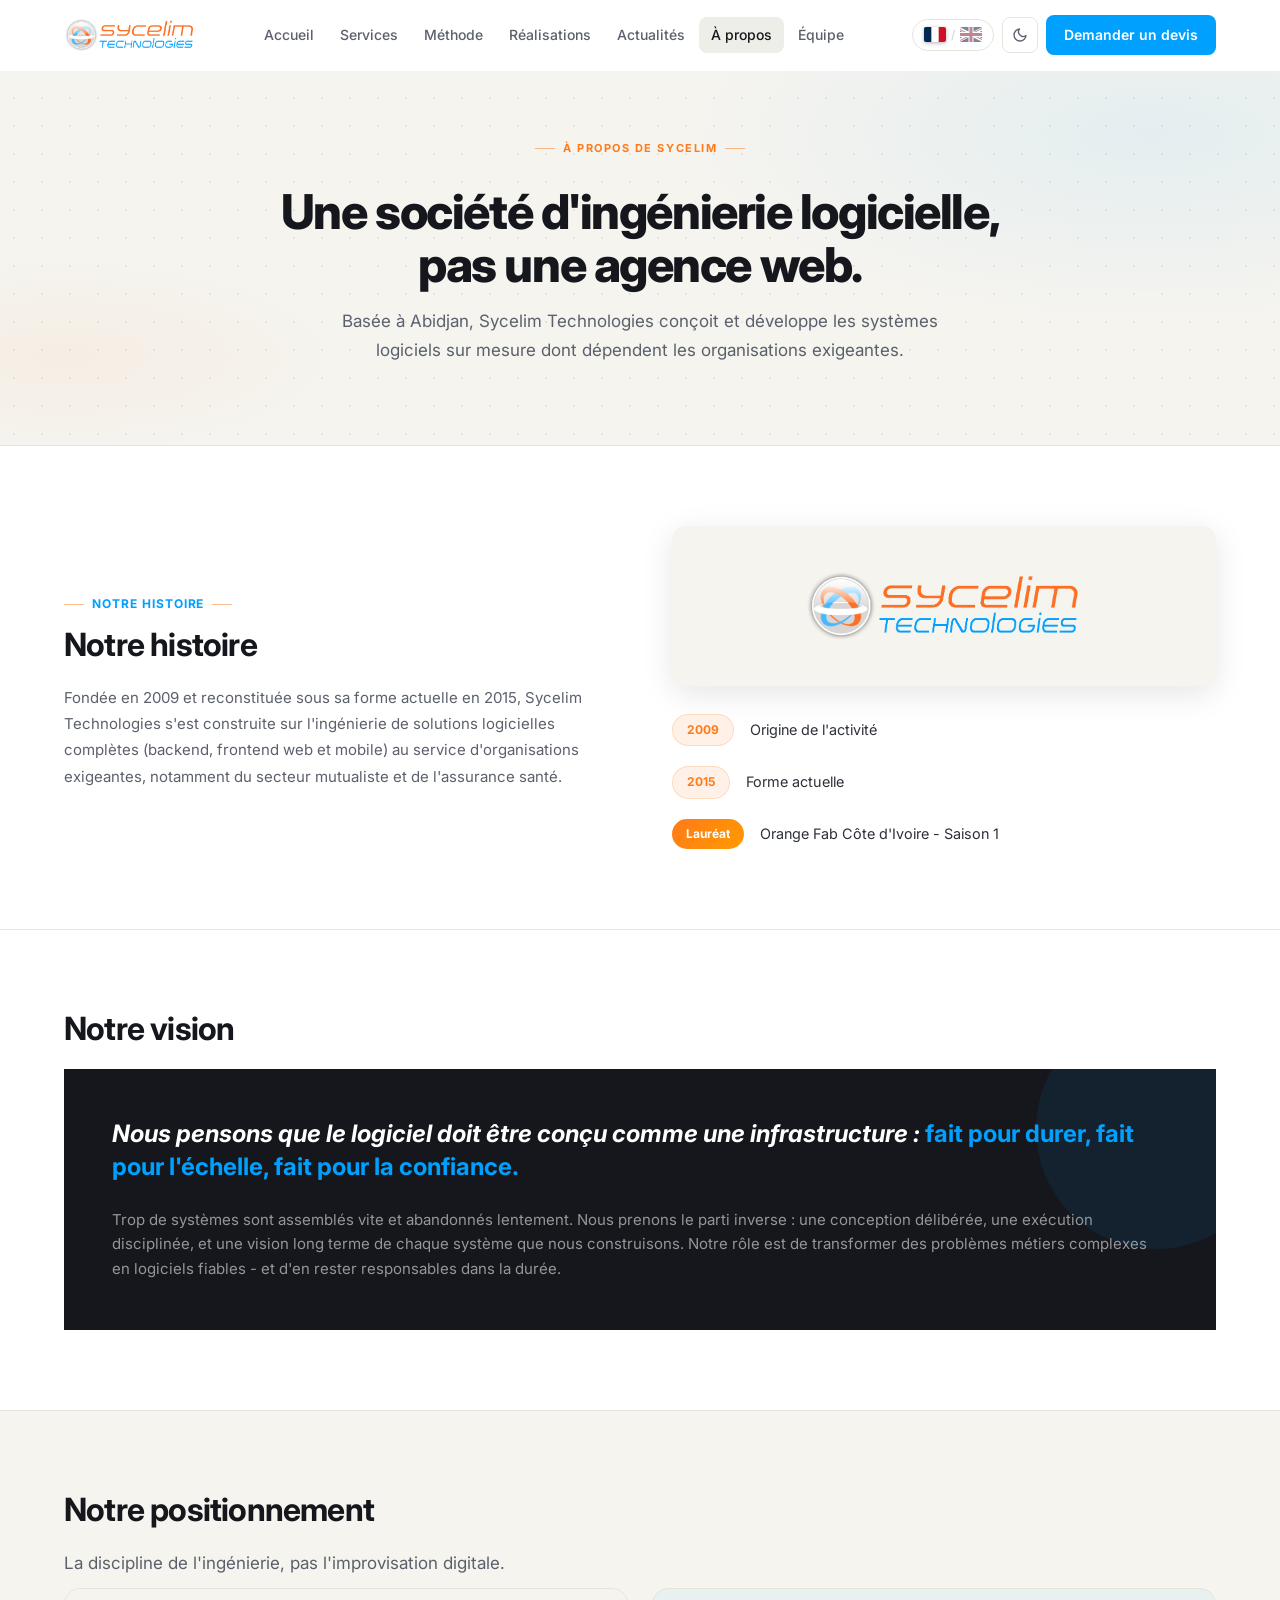
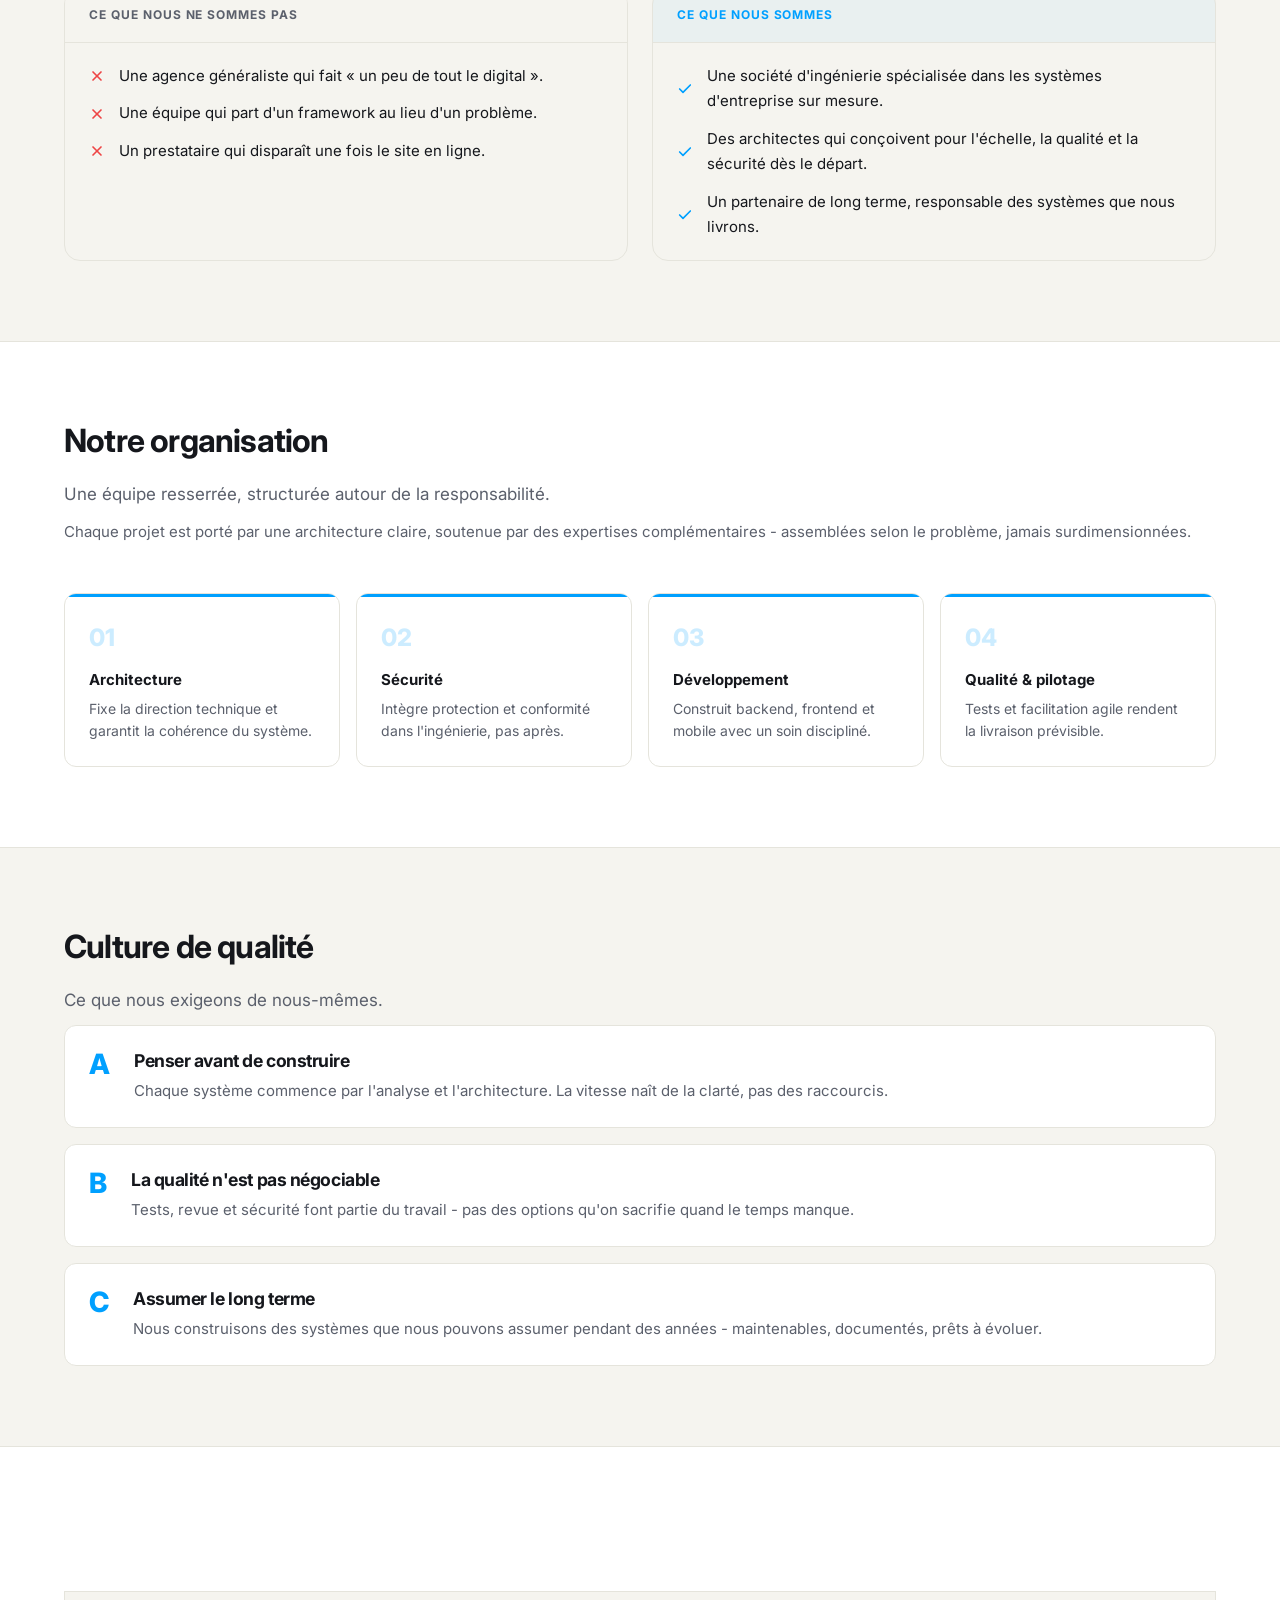
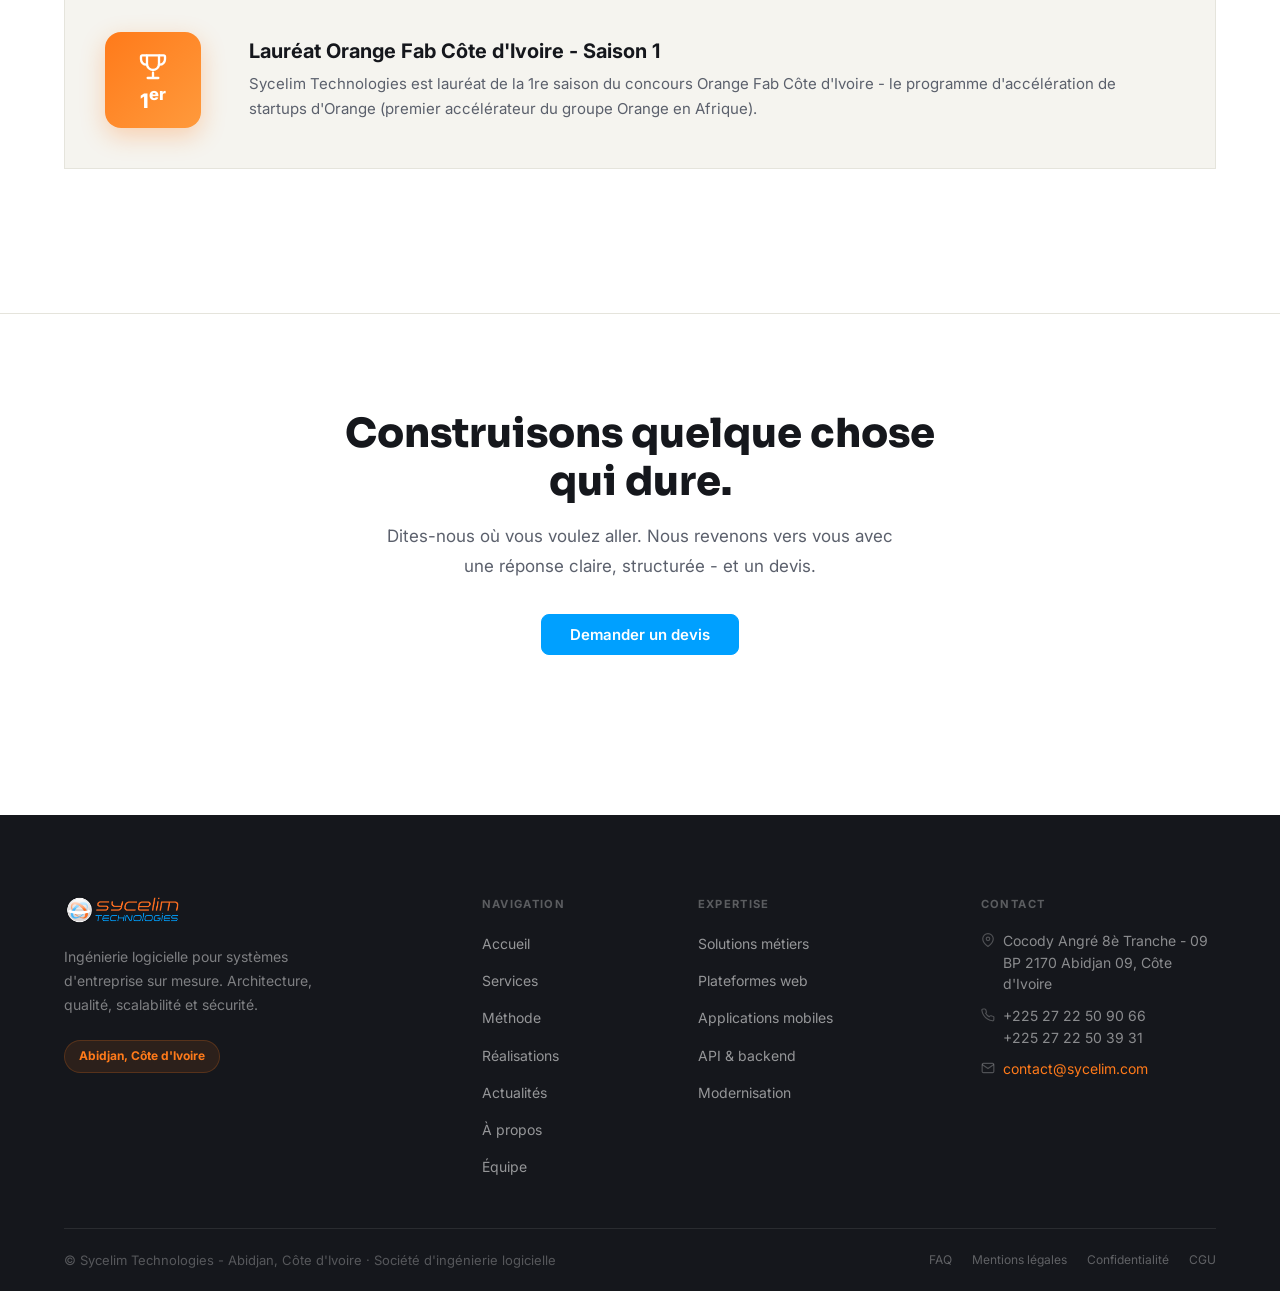
<file: a-propos.html>
<!DOCTYPE html>
<html lang="fr" data-theme="light">
<head>
  <meta charset="UTF-8" />
  <script>!function(){var t=localStorage.getItem('sycelim-theme')||(matchMedia('(prefers-color-scheme:dark)').matches?'dark':'light');document.documentElement.setAttribute('data-theme',t)}()</script>
  <meta name="viewport" content="width=device-width, initial-scale=1.0" />
  <title>À propos - Sycelim Technologies</title>
  <meta name="description" content="Sycelim Technologies, SSII basée à Abidjan - ingénierie logicielle sur mesure depuis 2009." />
  <meta name="theme-color" content="#00a0ff" />
  <meta property="og:title" content="À propos - Sycelim Technologies" />
  <meta property="og:description" content="Sycelim Technologies, SSII basée à Abidjan - ingénierie logicielle sur mesure depuis 2009." />
  <meta property="og:type" content="website" />
  <meta property="og:image" content="logos/logo_all.png" />
  <link rel="preconnect" href="https://fonts.googleapis.com" />
  <link rel="preconnect" href="https://fonts.gstatic.com" crossorigin />
  <link href="https://fonts.googleapis.com/css2?family=Sora:wght@600;700;800&family=Inter:wght@400;500;600;700;800&display=swap" rel="stylesheet" />
  <link rel="stylesheet" href="css/style.css" />
  <link rel="icon" type="image/png" href="logos/logo_icon.png" />
</head>
<body>
<!-- ================================================================
  ⚠  TEXTES - NE PAS MODIFIER DANS CE FICHIER
  Source de vérité : locales/fr.json (français) · locales/en.json (anglais)
  Les éléments avec data-i18n="clé" sont remplis automatiquement par le JS.
  Tout texte écrit ici directement sera écrasé au chargement de la page.
================================================================ -->

<!-- NAVBAR -->
<header class="navbar" id="navbar">
  <div class="container">
    <div class="navbar-inner">
      <a href="index.html" class="navbar-logo" aria-label="Sycelim Technologies - Accueil">
        <img src="logos/logo_all.png" alt="Sycelim Technologies" />
      </a>
      <nav class="navbar-nav" aria-label="Navigation principale">
        <a href="index.html"          class="nav-link" data-page="index"        data-i18n="nav.home">Accueil</a>
        <a href="services.html"       class="nav-link" data-page="services"     data-i18n="nav.services">Services</a>
        <a href="methode.html"        class="nav-link" data-page="methode"      data-i18n="nav.method">Méthode</a>
        <a href="realisations.html"   class="nav-link" data-page="realisations" data-i18n="nav.work">Réalisations</a>
        <a href="actualites.html"     class="nav-link" data-page="actualites"   data-i18n="nav.news">Actualités</a>
        <a href="a-propos.html"       class="nav-link active" data-page="a-propos" data-i18n="nav.about">À propos</a>
        <a href="equipe.html"         class="nav-link" data-page="equipe"       data-i18n="nav.team">Équipe</a>
      </nav>
      <div class="navbar-actions">
        <button class="btn-lang" aria-label="Changer de langue" title="Switch language">
          <span class="lang-fr-label active"><img src="images/flag-fr.svg" alt="Français" class="flag-img" /></span>
          <span class="sep">/</span>
          <span class="lang-en-label"><img src="images/flag-gb.svg" alt="English" class="flag-img" /></span>
        </button>
        <button class="btn-theme" aria-label="Basculer thème sombre/clair">
          <svg class="icon-sun" xmlns="http://www.w3.org/2000/svg" width="16" height="16" viewBox="0 0 24 24" fill="none" stroke="currentColor" stroke-width="2" stroke-linecap="round" stroke-linejoin="round"><circle cx="12" cy="12" r="5"/><line x1="12" y1="1" x2="12" y2="3"/><line x1="12" y1="21" x2="12" y2="23"/><line x1="4.22" y1="4.22" x2="5.64" y2="5.64"/><line x1="18.36" y1="18.36" x2="19.78" y2="19.78"/><line x1="1" y1="12" x2="3" y2="12"/><line x1="21" y1="12" x2="23" y2="12"/><line x1="4.22" y1="19.78" x2="5.64" y2="18.36"/><line x1="18.36" y1="5.64" x2="19.78" y2="4.22"/></svg>
          <svg class="icon-moon" xmlns="http://www.w3.org/2000/svg" width="16" height="16" viewBox="0 0 24 24" fill="none" stroke="currentColor" stroke-width="2" stroke-linecap="round" stroke-linejoin="round"><path d="M21 12.79A9 9 0 1 1 11.21 3 7 7 0 0 0 21 12.79z"/></svg>
        </button>
        <a href="contact.html" class="btn-cta-nav" data-i18n="nav.cta">Demander un devis</a>
        <button class="btn-hamburger" id="hamburger" aria-label="Menu" aria-expanded="false">
          <span></span><span></span><span></span>
        </button>
      </div>
    </div>
  </div>
</header>

<!-- Mobile menu -->
<nav class="mobile-menu" id="mobile-menu" aria-label="Menu mobile">
  <a href="index.html"        class="nav-link" data-page="index"        data-i18n="nav.home">Accueil</a>
  <a href="services.html"     class="nav-link" data-page="services"     data-i18n="nav.services">Services</a>
  <a href="methode.html"      class="nav-link" data-page="methode"      data-i18n="nav.method">Méthode</a>
  <a href="realisations.html" class="nav-link" data-page="realisations" data-i18n="nav.work">Réalisations</a>
  <a href="actualites.html"   class="nav-link" data-page="actualites"   data-i18n="nav.news">Actualités</a>
  <a href="a-propos.html"     class="nav-link" data-page="a-propos"     data-i18n="nav.about">À propos</a>
  <a href="equipe.html"       class="nav-link" data-page="equipe"       data-i18n="nav.team">Équipe</a>
  <div class="mobile-menu-foot">
    <a href="contact.html" class="btn btn-primary" data-i18n="nav.cta">Demander un devis</a>
    <button class="btn-lang" aria-label="Changer de langue">
      <span class="lang-fr-label active"><img src="images/flag-fr.svg" alt="Français" class="flag-img" /></span>
      <span class="sep">/</span>
      <span class="lang-en-label"><img src="images/flag-gb.svg" alt="English" class="flag-img" /></span>
    </button>
  </div>
</nav>

<main>

<!-- ============================================================
     HERO
     ============================================================ -->
<section class="inner-hero" aria-labelledby="about-hero-title">
  <div class="inner-hero-bg" aria-hidden="true"></div>
  <div class="container">
    <div class="inner-hero-inner">
      <span class="eyebrow" data-i18n="about.eyebrow">À propos de Sycelim</span>
      <h1 class="inner-hero-title" id="about-hero-title" data-i18n="about.title">Une société d'ingénierie logicielle - pas une agence web.</h1>
      <p class="inner-hero-lead" data-i18n="about.lead">Basée à Abidjan, Sycelim Technologies conçoit et développe les systèmes logiciels sur mesure dont dépendent les organisations exigeantes.</p>
    </div>
  </div>
</section>

<!-- ============================================================
     SECTION HISTOIRE
     ============================================================ -->
<section class="about-section" aria-labelledby="about-history-title">
  <div class="container">
    <div class="about-2col">
      <div class="about-2col-text">
        <span class="about-section-eyebrow eyebrow" data-i18n="about.history.title">Notre histoire</span>
        <h2 class="about-section-title" id="about-history-title" data-i18n="about.history.title">Notre histoire</h2>
        <p class="about-section-body" data-i18n="about.history.body">Fondée en 2009 et reconstituée sous sa forme actuelle en 2015, Sycelim Technologies s'est construite sur l'ingénierie de solutions logicielles complètes (backend, frontend web et mobile) au service d'organisations exigeantes, notamment du secteur mutualiste et de l'assurance santé.</p>
      </div>
      <div class="about-2col-visual">
        <figure style="margin:0 0 1.75rem;border-radius:14px;overflow:hidden;box-shadow:0 8px 32px rgba(0,0,0,.10);background:var(--bg-2);padding:2.5rem;display:flex;align-items:center;justify-content:center;min-height:160px;">
          <img src="logos/logo_all.png" alt="Sycelim Technologies" style="width:100%;max-width:280px;height:auto;display:block;" loading="lazy" />
        </figure>
        <div style="display:flex;flex-direction:column;gap:1.25rem;">
          <div style="display:flex;align-items:center;gap:1rem;">
            <span class="badge">2009</span>
            <span style="font-size:.9rem;color:var(--text-2)" data-i18n="about.history.badge1">Origine de l'activité</span>
          </div>
          <div style="display:flex;align-items:center;gap:1rem;">
            <span class="badge">2015</span>
            <span style="font-size:.9rem;color:var(--text-2)" data-i18n="about.history.badge2">Forme actuelle</span>
          </div>
          <div style="display:flex;align-items:center;gap:1rem;">
            <span class="badge" style="background:linear-gradient(135deg,#ff7a1a,#ff9a00);color:#fff;border:none;">Lauréat</span>
            <span style="font-size:.9rem;color:var(--text-2)" data-i18n="about.history.badge3">Orange Fab Côte d'Ivoire - Saison 1</span>
          </div>
        </div>
      </div>
    </div>
  </div>
</section>

<!-- ============================================================
     SECTION VISION
     ============================================================ -->
<section class="about-section" aria-labelledby="about-vision-title">
  <div class="container">
    <h2 class="about-section-title" id="about-vision-title" data-i18n="about.vision.title">Notre vision</h2>
    <div class="about-vision-card">
      <p class="about-vision-quote" data-lang="fr">Nous pensons que le logiciel doit être conçu comme une infrastructure : <em>fait pour durer, fait pour l'échelle, fait pour la confiance.</em></p>
      <p class="about-vision-quote" data-lang="en" hidden>We believe software should be engineered like infrastructure: <em>built to last, built to scale, built to be trusted.</em></p>
      <p class="about-vision-sub" data-i18n="about.vision.sub">Trop de systèmes sont assemblés vite et abandonnés lentement. Nous prenons le parti inverse : une conception délibérée, une exécution disciplinée, et une vision long terme de chaque système que nous construisons. Notre rôle est de transformer des problèmes métiers complexes en logiciels fiables - et d'en rester responsables dans la durée.</p>
    </div>
  </div>
</section>

<!-- ============================================================
     SECTION POSITIONNEMENT
     ============================================================ -->
<section class="about-section about-section--alt" aria-labelledby="about-pos-title">
  <div class="container">
    <h2 class="about-section-title" id="about-pos-title" data-i18n="about.pos.title">Notre positionnement</h2>
    <p class="about-section-lead" data-i18n="about.pos.lead">La discipline de l'ingénierie, pas l'improvisation digitale.</p>
    <div class="about-pos-grid">
      <div class="about-pos-col about-pos-col--no">
        <div class="about-pos-col-head" data-i18n="about.pos.no.label">Ce que nous ne sommes pas</div>
        <ul class="about-pos-list">
          <li class="about-pos-item">
            <span class="about-pos-icon" aria-hidden="true">
              <svg xmlns="http://www.w3.org/2000/svg" width="16" height="16" viewBox="0 0 24 24" fill="none" stroke="#ef4444" stroke-width="2.5" stroke-linecap="round" stroke-linejoin="round"><line x1="18" y1="6" x2="6" y2="18"/><line x1="6" y1="6" x2="18" y2="18"/></svg>
            </span>
            <span data-i18n="about.pos.no.1">Une agence généraliste qui fait « un peu de tout le digital ».</span>
          </li>
          <li class="about-pos-item">
            <span class="about-pos-icon" aria-hidden="true">
              <svg xmlns="http://www.w3.org/2000/svg" width="16" height="16" viewBox="0 0 24 24" fill="none" stroke="#ef4444" stroke-width="2.5" stroke-linecap="round" stroke-linejoin="round"><line x1="18" y1="6" x2="6" y2="18"/><line x1="6" y1="6" x2="18" y2="18"/></svg>
            </span>
            <span data-i18n="about.pos.no.2">Une équipe qui part d'un framework au lieu d'un problème.</span>
          </li>
          <li class="about-pos-item">
            <span class="about-pos-icon" aria-hidden="true">
              <svg xmlns="http://www.w3.org/2000/svg" width="16" height="16" viewBox="0 0 24 24" fill="none" stroke="#ef4444" stroke-width="2.5" stroke-linecap="round" stroke-linejoin="round"><line x1="18" y1="6" x2="6" y2="18"/><line x1="6" y1="6" x2="18" y2="18"/></svg>
            </span>
            <span data-i18n="about.pos.no.3">Un prestataire qui disparaît une fois le site en ligne.</span>
          </li>
        </ul>
      </div>
      <div class="about-pos-col about-pos-col--yes">
        <div class="about-pos-col-head" data-i18n="about.pos.yes.label">Ce que nous sommes</div>
        <ul class="about-pos-list">
          <li class="about-pos-item">
            <span class="about-pos-icon" aria-hidden="true">
              <svg xmlns="http://www.w3.org/2000/svg" width="16" height="16" viewBox="0 0 24 24" fill="none" stroke="#00a0ff" stroke-width="2.5" stroke-linecap="round" stroke-linejoin="round"><polyline points="20 6 9 17 4 12"/></svg>
            </span>
            <span data-i18n="about.pos.yes.1">Une société d'ingénierie spécialisée dans les systèmes d'entreprise sur mesure.</span>
          </li>
          <li class="about-pos-item">
            <span class="about-pos-icon" aria-hidden="true">
              <svg xmlns="http://www.w3.org/2000/svg" width="16" height="16" viewBox="0 0 24 24" fill="none" stroke="#00a0ff" stroke-width="2.5" stroke-linecap="round" stroke-linejoin="round"><polyline points="20 6 9 17 4 12"/></svg>
            </span>
            <span data-i18n="about.pos.yes.2">Des architectes qui conçoivent pour l'échelle, la qualité et la sécurité dès le départ.</span>
          </li>
          <li class="about-pos-item">
            <span class="about-pos-icon" aria-hidden="true">
              <svg xmlns="http://www.w3.org/2000/svg" width="16" height="16" viewBox="0 0 24 24" fill="none" stroke="#00a0ff" stroke-width="2.5" stroke-linecap="round" stroke-linejoin="round"><polyline points="20 6 9 17 4 12"/></svg>
            </span>
            <span data-i18n="about.pos.yes.3">Un partenaire de long terme, responsable des systèmes que nous livrons.</span>
          </li>
        </ul>
      </div>
    </div>
  </div>
</section>

<!-- ============================================================
     SECTION ORGANISATION
     ============================================================ -->
<section class="about-section" aria-labelledby="about-org-title">
  <div class="container">
    <h2 class="about-section-title" id="about-org-title" data-i18n="about.org.title">Notre organisation</h2>
    <p class="about-section-lead" data-i18n="about.org.sub">Une équipe resserrée, structurée autour de la responsabilité.</p>
    <p class="about-section-body" style="margin-bottom:var(--s40)" data-i18n="about.org.body">Chaque projet est porté par une architecture claire, soutenue par des expertises complémentaires - assemblées selon le problème, jamais surdimensionnées.</p>
    <div class="about-org-grid">
      <div class="about-org-card">
        <div class="about-org-num">01</div>
        <div class="about-org-title" data-i18n="about.org.1.title">Architecture</div>
        <p class="about-org-desc" data-i18n="about.org.1.desc">Fixe la direction technique et garantit la cohérence du système.</p>
      </div>
      <div class="about-org-card">
        <div class="about-org-num">02</div>
        <div class="about-org-title" data-i18n="about.org.2.title">Sécurité</div>
        <p class="about-org-desc" data-i18n="about.org.2.desc">Intègre protection et conformité dans l'ingénierie, pas après.</p>
      </div>
      <div class="about-org-card">
        <div class="about-org-num">03</div>
        <div class="about-org-title" data-i18n="about.org.3.title">Développement</div>
        <p class="about-org-desc" data-i18n="about.org.3.desc">Construit backend, frontend et mobile avec un soin discipliné.</p>
      </div>
      <div class="about-org-card">
        <div class="about-org-num">04</div>
        <div class="about-org-title" data-i18n="about.org.4.title">Qualité &amp; pilotage</div>
        <p class="about-org-desc" data-i18n="about.org.4.desc">Tests et facilitation agile rendent la livraison prévisible.</p>
      </div>
    </div>
  </div>
</section>

<!-- ============================================================
     SECTION CULTURE
     ============================================================ -->
<section class="about-section about-section--alt" aria-labelledby="about-culture-title">
  <div class="container">
    <h2 class="about-section-title" id="about-culture-title" data-i18n="about.culture.title">Culture de qualité</h2>
    <p class="about-section-lead" data-i18n="about.culture.sub">Ce que nous exigeons de nous-mêmes.</p>
    <div class="about-culture-grid">
      <div class="about-culture-item">
        <div class="about-culture-letter" aria-hidden="true">A</div>
        <div class="about-culture-content">
          <div class="about-section-title" style="font-size:1.1rem;margin-bottom:.5rem;" data-i18n="about.culture.a.title">Penser avant de construire</div>
          <p data-i18n="about.culture.a.desc">Chaque système commence par l'analyse et l'architecture. La vitesse naît de la clarté, pas des raccourcis.</p>
        </div>
      </div>
      <div class="about-culture-item">
        <div class="about-culture-letter" aria-hidden="true">B</div>
        <div class="about-culture-content">
          <div class="about-section-title" style="font-size:1.1rem;margin-bottom:.5rem;" data-i18n="about.culture.b.title">La qualité n'est pas négociable</div>
          <p data-i18n="about.culture.b.desc">Tests, revue et sécurité font partie du travail - pas des options qu'on sacrifie quand le temps manque.</p>
        </div>
      </div>
      <div class="about-culture-item">
        <div class="about-culture-letter" aria-hidden="true">C</div>
        <div class="about-culture-content">
          <div class="about-section-title" style="font-size:1.1rem;margin-bottom:.5rem;" data-i18n="about.culture.c.title">Assumer le long terme</div>
          <p data-i18n="about.culture.c.desc">Nous construisons des systèmes que nous pouvons assumer pendant des années - maintenables, documentés, prêts à évoluer.</p>
        </div>
      </div>
    </div>
  </div>
</section>

<!-- ============================================================
     SECTION ORANGE FAB
     ============================================================ -->
<section class="about-section" aria-labelledby="about-fab-title">
  <div class="container">
    <div class="about-fab">
      <div class="about-fab-inner">
        <div class="about-fab-badge" aria-hidden="true">
          <svg viewBox="0 0 24 24" fill="none" width="32" height="32" aria-hidden="true">
            <path d="M8 21h8M12 17v4M7 4H4a1 1 0 0 0-1 1v2a4 4 0 0 0 4 4h.5M17 4h3a1 1 0 0 1 1 1v2a4 4 0 0 1-4 4h-.5" stroke="#fff" stroke-width="1.75" stroke-linecap="round" stroke-linejoin="round"/>
            <path d="M7.5 4h9v6.5a4.5 4.5 0 0 1-9 0V4Z" stroke="#fff" stroke-width="1.75" stroke-linecap="round" stroke-linejoin="round"/>
          </svg>
          <span class="about-fab-badge-num">1<sup>er</sup></span>
        </div>
        <div class="about-fab-content">
          <h2 class="about-fab-title" id="about-fab-title" data-i18n="about.fab.title">Lauréat Orange Fab Côte d'Ivoire - Saison 1</h2>
          <p class="about-fab-desc" data-i18n="about.fab.desc">Sycelim Technologies est lauréat de la 1re saison du concours Orange Fab Côte d'Ivoire - le programme d'accélération de startups d'Orange (premier accélérateur du groupe Orange en Afrique).</p>
        </div>
      </div>
    </div>
  </div>
</section>

<!-- ============================================================
     FINAL CTA
     ============================================================ -->
<section class="final-cta" aria-labelledby="about-cta-title">
  <div class="container">
    <div class="section-header">
      <h2 class="final-cta-title" id="about-cta-title" data-i18n="about.cta.title">Construisons quelque chose qui dure.</h2>
      <p class="final-cta-sub" data-i18n="cta.sub">Dites-nous où vous voulez aller. Nous revenons vers vous avec une réponse claire, structurée - et un devis.</p>
      <div class="final-cta-actions">
        <a href="contact.html" class="btn btn-primary" data-i18n="nav.cta">Demander un devis</a>
      </div>
    </div>
  </div>
</section>

</main>

<!-- ============================================================
     FOOTER
     ============================================================ -->
<footer class="footer" aria-label="Pied de page">
  <div class="container">
    <div class="footer-grid">
      <div>
        <div class="footer-logo"><img src="logos/logo_all.png" alt="Sycelim Technologies" /></div>
        <p class="footer-tagline" data-i18n="footer.tagline">Ingénierie logicielle pour systèmes d'entreprise sur mesure. Architecture, qualité, scalabilité et sécurité.</p>
        <div class="tags"><span class="badge">Abidjan, Côte d'Ivoire</span></div>
      </div>
      <div>
        <div class="footer-col-title" data-i18n="footer.nav">Navigation</div>
        <ul class="footer-links">
          <li><a href="index.html"        class="footer-link" data-i18n="nav.home">Accueil</a></li>
          <li><a href="services.html"     class="footer-link" data-i18n="nav.services">Services</a></li>
          <li><a href="methode.html"      class="footer-link" data-i18n="nav.method">Méthode</a></li>
          <li><a href="realisations.html" class="footer-link" data-i18n="nav.work">Réalisations</a></li>
          <li><a href="actualites.html"   class="footer-link" data-i18n="nav.news">Actualités</a></li>
          <li><a href="a-propos.html"     class="footer-link" data-i18n="nav.about">À propos</a></li>
          <li><a href="equipe.html"       class="footer-link" data-i18n="nav.team">Équipe</a></li>
        </ul>
      </div>
      <div>
        <div class="footer-col-title" data-i18n="footer.expertise">Expertise</div>
        <ul class="footer-links">
          <li><a href="services.html#solutions-metiers"    class="footer-link" data-i18n="footer.exp.1">Solutions métiers</a></li>
          <li><a href="services.html#plateformes-web"      class="footer-link" data-i18n="footer.exp.2">Plateformes web</a></li>
          <li><a href="services.html#applications-mobiles" class="footer-link" data-i18n="footer.exp.3">Applications mobiles</a></li>
          <li><a href="services.html#api-backend"          class="footer-link" data-i18n="footer.exp.4">API & backend</a></li>
          <li><a href="services.html#modernisation"        class="footer-link" data-i18n="footer.exp.5">Modernisation</a></li>
        </ul>
      </div>
      <div>
        <div class="footer-col-title" data-i18n="footer.contact">Contact</div>
        <div class="footer-contact-item">
          <svg xmlns="http://www.w3.org/2000/svg" viewBox="0 0 24 24" fill="none" stroke="currentColor" stroke-width="2" stroke-linecap="round" stroke-linejoin="round"><path d="M21 10c0 7-9 13-9 13s-9-6-9-13a9 9 0 0 1 18 0z"/><circle cx="12" cy="10" r="3"/></svg>
          <span>Cocody Angré 8è Tranche - 09 BP 2170 Abidjan 09, Côte d'Ivoire</span>
        </div>
        <div class="footer-contact-item">
          <svg xmlns="http://www.w3.org/2000/svg" viewBox="0 0 24 24" fill="none" stroke="currentColor" stroke-width="2"><path d="M22 16.92v3a2 2 0 0 1-2.18 2 19.79 19.79 0 0 1-8.63-3.07A19.5 19.5 0 0 1 4.6 12.41 19.79 19.79 0 0 1 1.5 3.82 2 2 0 0 1 3.48 1.65h3a2 2 0 0 1 2 1.72c.127.96.361 1.903.7 2.81a2 2 0 0 1-.45 2.11L7.91 9.1a16 16 0 0 0 6 6l1.27-1.27a2 2 0 0 1 2.11-.45c.907.339 1.85.573 2.81.7A2 2 0 0 1 22 16.92z"/></svg>
          <span>+225 27 22 50 90 66<br>+225 27 22 50 39 31</span>
        </div>
        <div class="footer-contact-item">
          <svg xmlns="http://www.w3.org/2000/svg" viewBox="0 0 24 24" fill="none" stroke="currentColor" stroke-width="2"><path d="M4 4h16c1.1 0 2 .9 2 2v12c0 1.1-.9 2-2 2H4c-1.1 0-2-.9-2-2V6c0-1.1.9-2 2-2z"/><polyline points="22,6 12,13 2,6"/></svg>
          <a href="mailto:contact@sycelim.com" class="footer-link" style="color:var(--orange)">contact@sycelim.com</a>
        </div>
      </div>
    </div>
    <div class="footer-bottom">
      <p class="footer-copy" data-i18n="footer.copy">© Sycelim Technologies - Abidjan, Côte d'Ivoire · Société d'ingénierie logicielle</p>
      <nav class="footer-legal" aria-label="Liens légaux">
        <a href="faq.html"              class="footer-legal-link" data-i18n="footer.faq">FAQ</a>
        <a href="mentions-legales.html" class="footer-legal-link" data-i18n="footer.legal">Mentions légales</a>
        <a href="confidentialite.html"  class="footer-legal-link" data-i18n="footer.privacy">Confidentialité</a>
        <a href="cgu.html"              class="footer-legal-link" data-i18n="footer.cgu">CGU</a>
      </nav>
    </div>
  </div>
</footer>

<script src="js/main.js"></script>
</body>
</html>
</file>
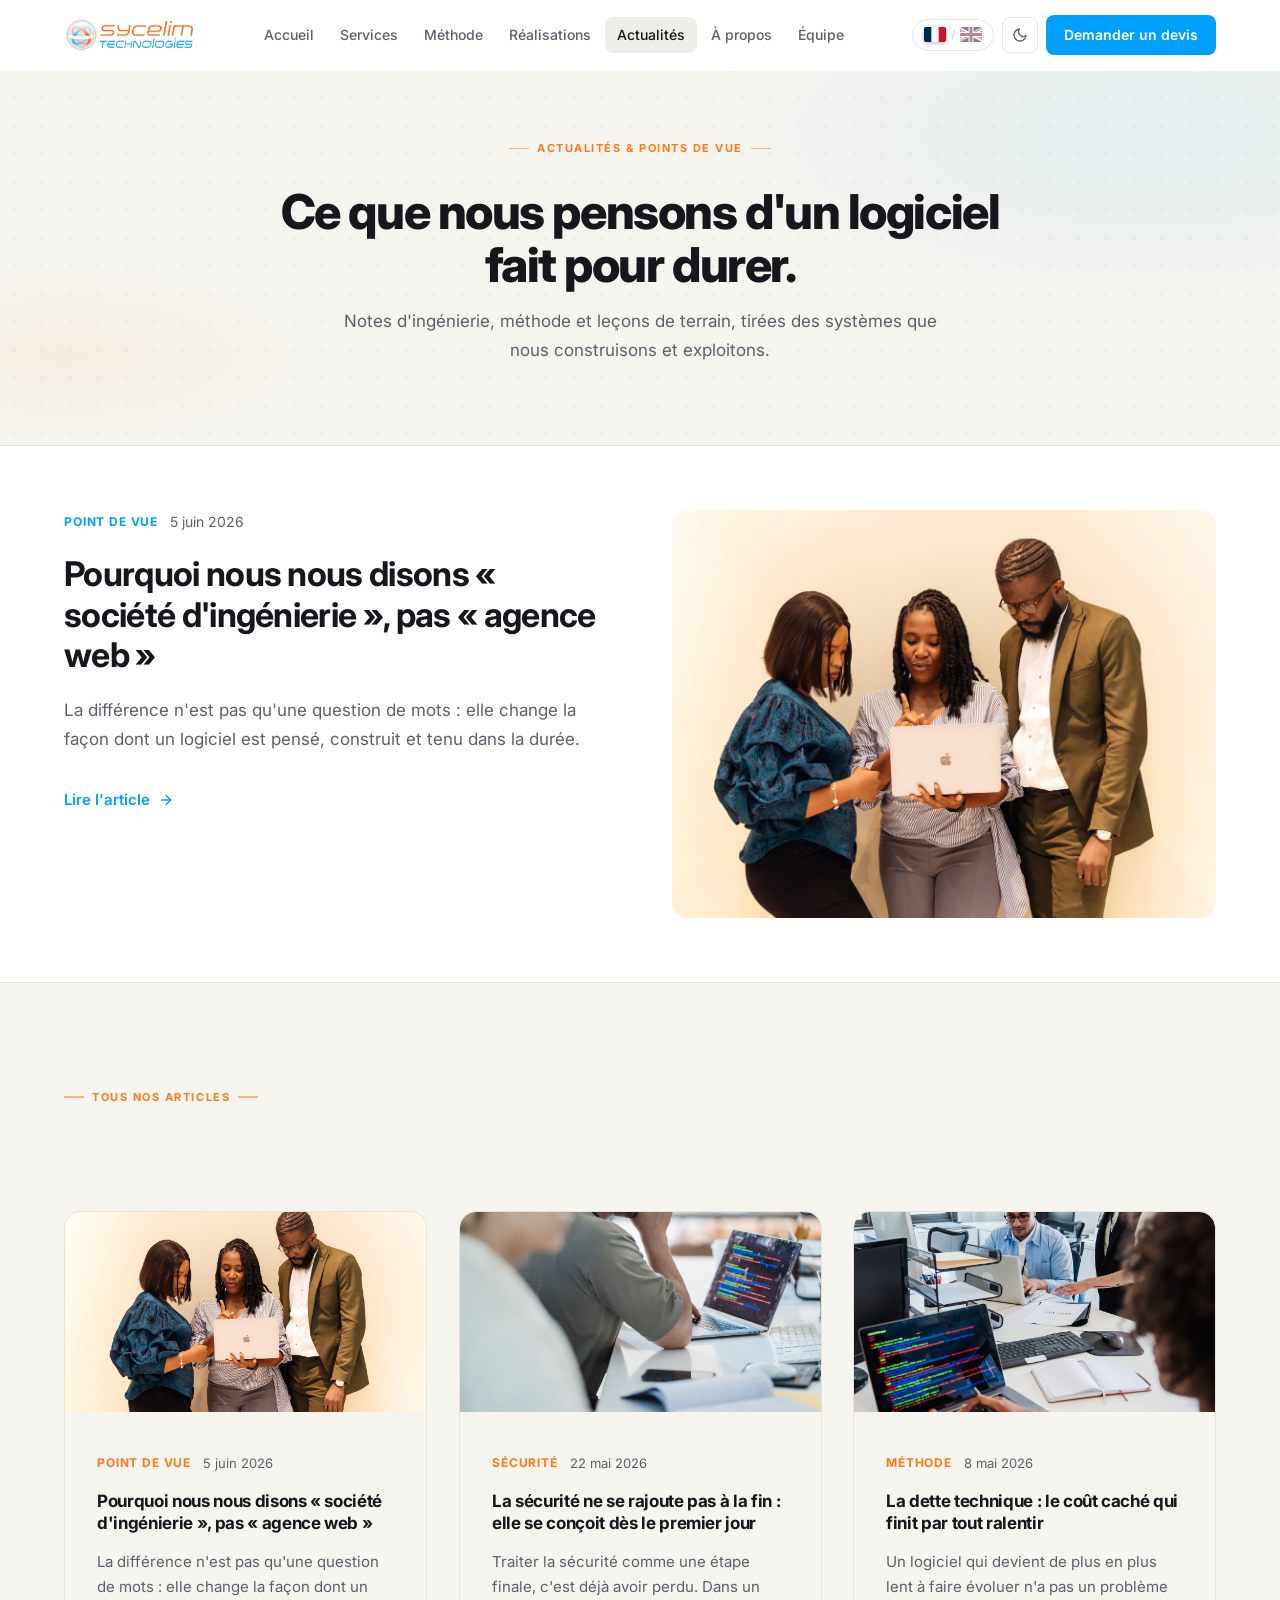
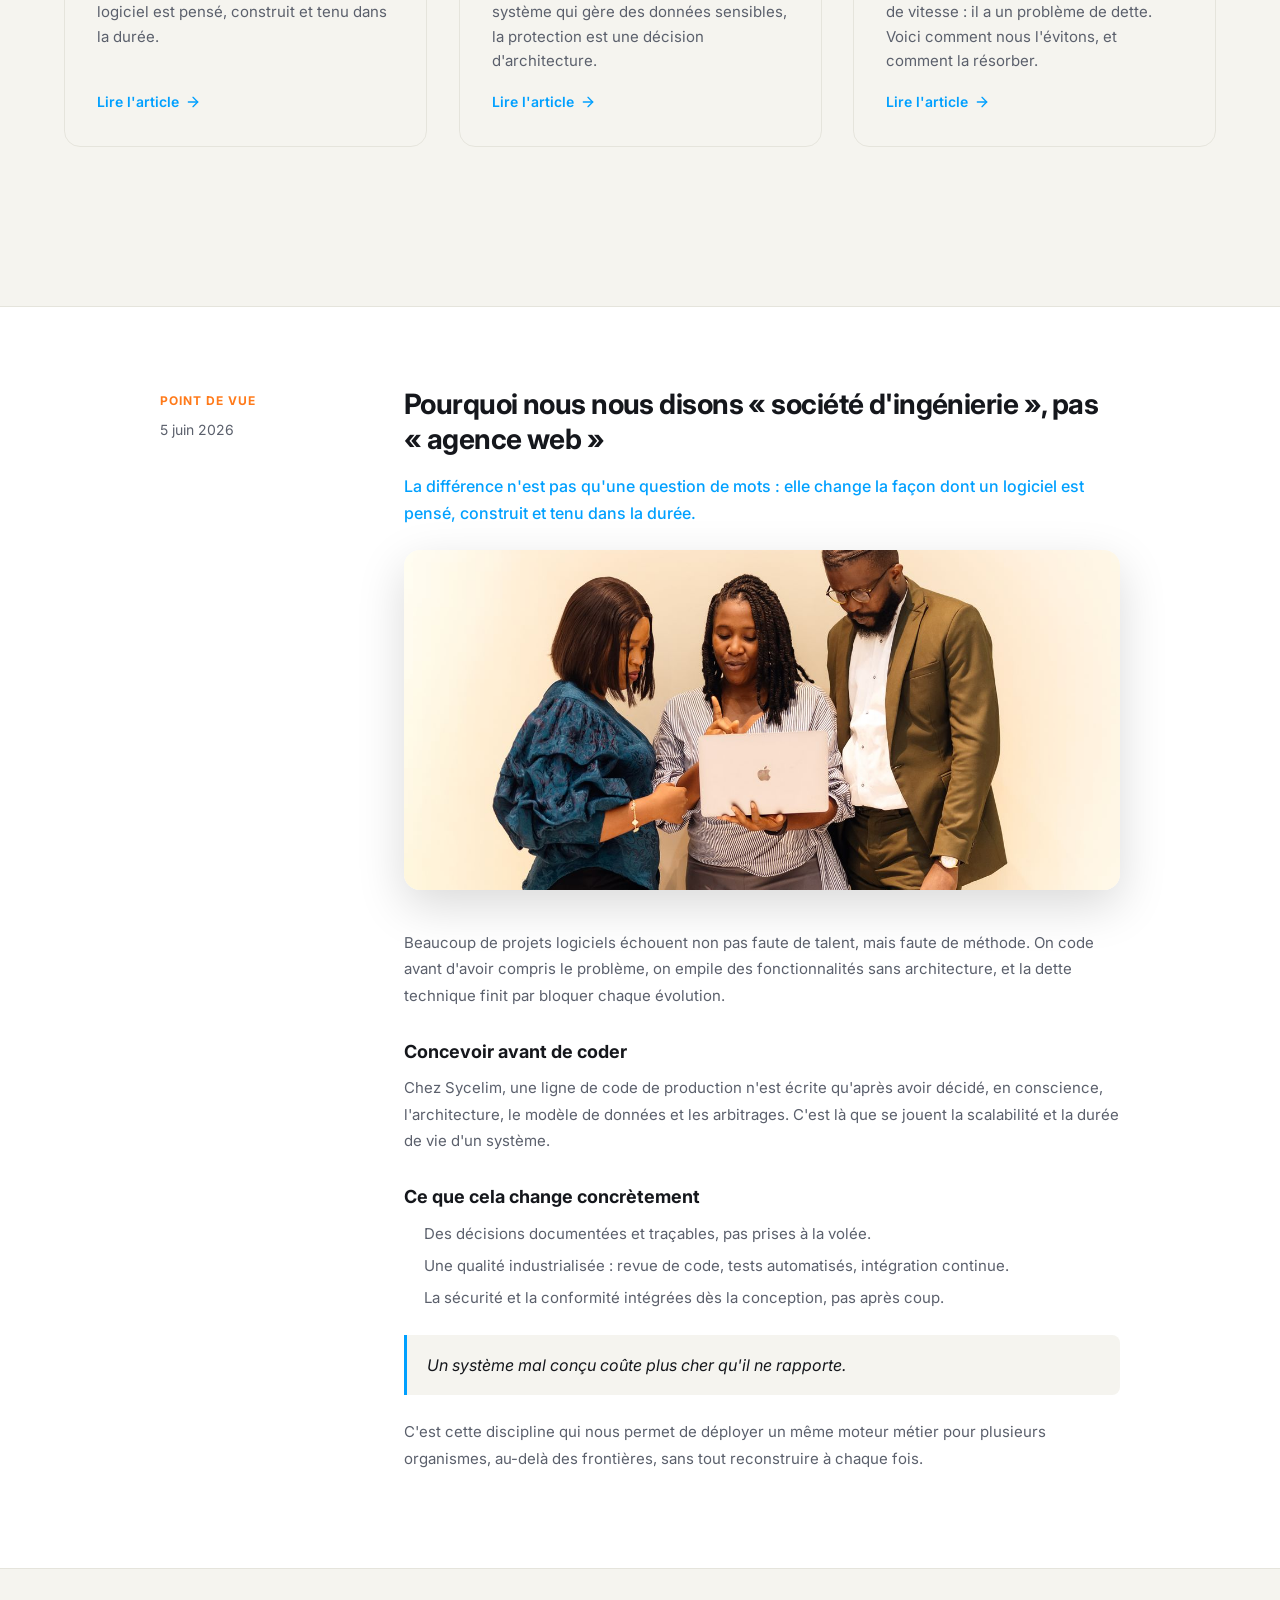
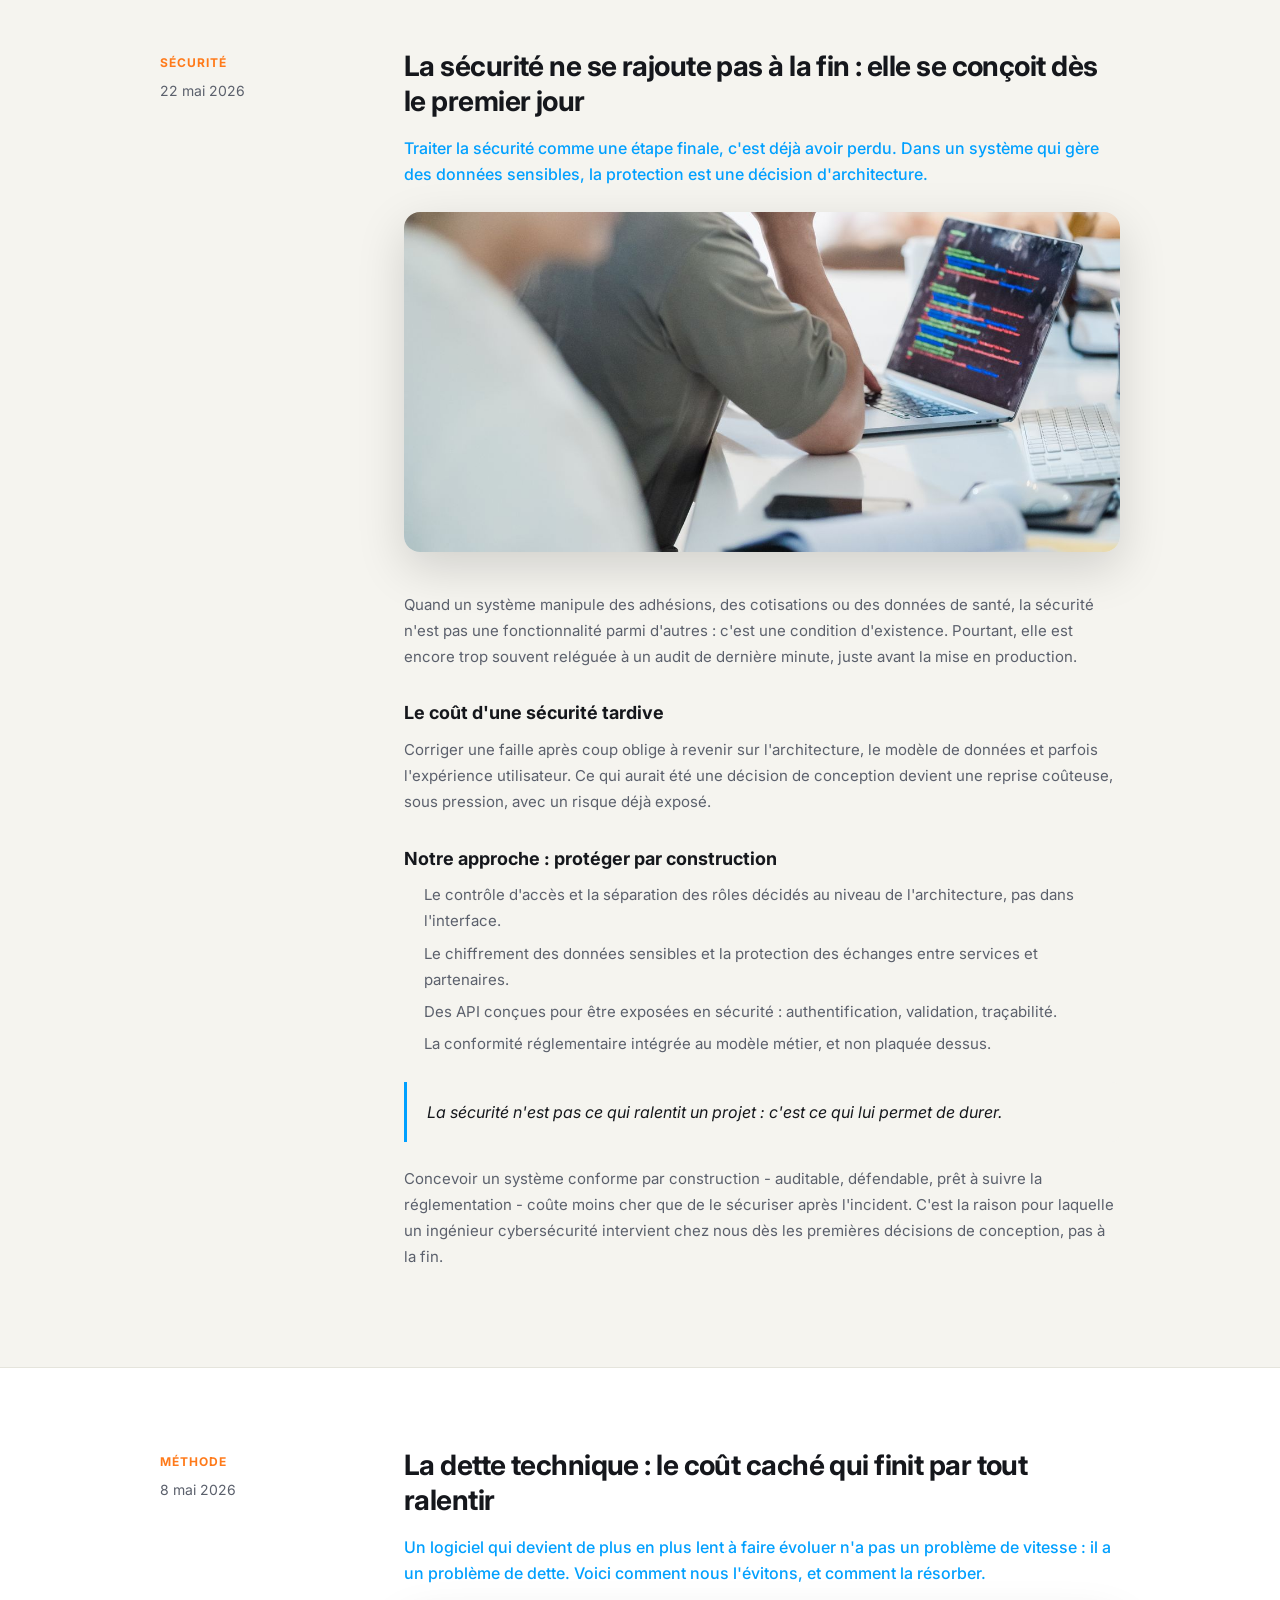
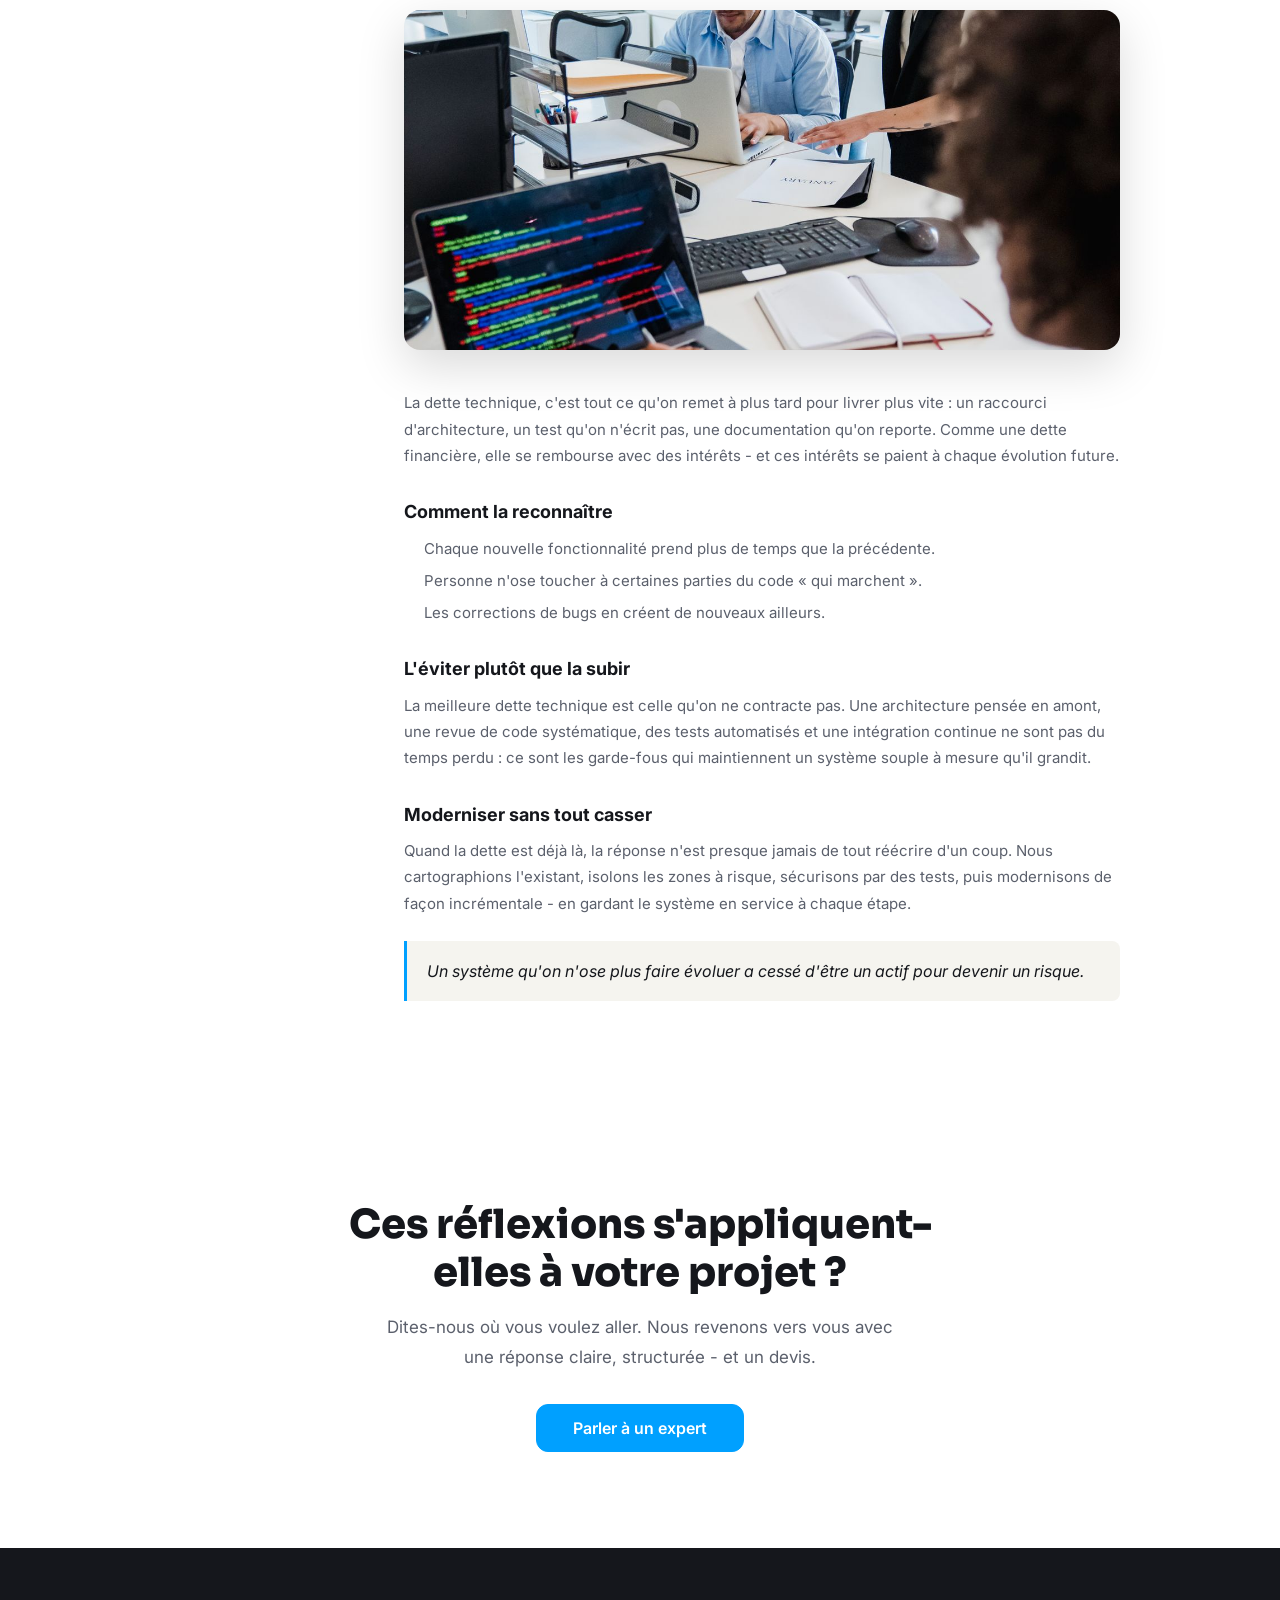
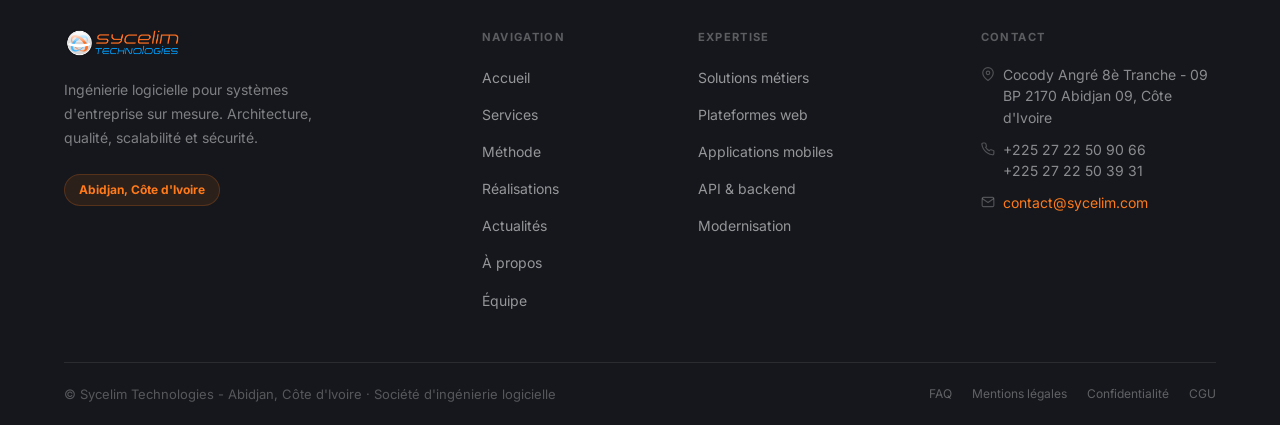
<file: actualites.html>
<!DOCTYPE html>
<html lang="fr" data-theme="light">
<head>
  <meta charset="UTF-8" />
  <script>!function(){var t=localStorage.getItem('sycelim-theme')||(matchMedia('(prefers-color-scheme:dark)').matches?'dark':'light');document.documentElement.setAttribute('data-theme',t)}()</script>
  <meta name="viewport" content="width=device-width, initial-scale=1.0" />
  <title>Actualités &amp; points de vue - Sycelim Technologies</title>
  <meta name="description" content="Points de vue Sycelim Technologies sur l'ingénierie logicielle, la sécurité et la dette technique." />
  <link rel="icon" href="logos/favicon.ico" />
  <link rel="preconnect" href="https://fonts.googleapis.com" />
  <link rel="preconnect" href="https://fonts.gstatic.com" crossorigin />
  <link href="https://fonts.googleapis.com/css2?family=Sora:wght@600;700;800&family=Inter:wght@400;500;600&display=swap" rel="stylesheet" />
  <link rel="stylesheet" href="css/style.css" />
</head>
<body>
<!-- ================================================================
  ⚠  TEXTES - NE PAS MODIFIER DANS CE FICHIER
  Source de vérité : locales/fr.json (français) · locales/en.json (anglais)
  Les éléments avec data-i18n="clé" sont remplis automatiquement par le JS.
  Tout texte écrit ici directement sera écrasé au chargement de la page.
================================================================ -->

  <!-- ═══════════════════════════════════════════════════════ NAVBAR -->
  <header class="navbar" id="navbar">
    <div class="container">
      <div class="navbar-inner">
        <a href="index.html" class="navbar-logo" aria-label="Sycelim Technologies - Accueil">
          <img src="logos/logo_all.png" alt="Sycelim Technologies" />
        </a>
        <nav class="navbar-nav" aria-label="Navigation principale">
          <a href="index.html"          class="nav-link" data-page="index"        data-i18n="nav.home">Accueil</a>
          <a href="services.html"       class="nav-link" data-page="services"     data-i18n="nav.services">Services</a>
          <a href="methode.html"        class="nav-link" data-page="methode"      data-i18n="nav.method">Méthode</a>
          <a href="realisations.html"   class="nav-link" data-page="realisations" data-i18n="nav.work">Réalisations</a>
          <a href="actualites.html"     class="nav-link" data-page="actualites"   data-i18n="nav.news">Actualités</a>
          <a href="a-propos.html"       class="nav-link" data-page="a-propos"     data-i18n="nav.about">À propos</a>
          <a href="equipe.html"         class="nav-link" data-page="equipe"       data-i18n="nav.team">Équipe</a>
        </nav>
        <div class="navbar-actions">
          <button class="btn-lang" aria-label="Changer de langue" title="Switch language">
            <span class="lang-fr-label active"><img src="images/flag-fr.svg" alt="Français" class="flag-img" /></span>
            <span class="sep">/</span>
            <span class="lang-en-label"><img src="images/flag-gb.svg" alt="English" class="flag-img" /></span>
          </button>
          <button class="btn-theme" aria-label="Basculer thème sombre/clair">
            <svg class="icon-sun" xmlns="http://www.w3.org/2000/svg" width="16" height="16" viewBox="0 0 24 24" fill="none" stroke="currentColor" stroke-width="2" stroke-linecap="round" stroke-linejoin="round"><circle cx="12" cy="12" r="5"/><line x1="12" y1="1" x2="12" y2="3"/><line x1="12" y1="21" x2="12" y2="23"/><line x1="4.22" y1="4.22" x2="5.64" y2="5.64"/><line x1="18.36" y1="18.36" x2="19.78" y2="19.78"/><line x1="1" y1="12" x2="3" y2="12"/><line x1="21" y1="12" x2="23" y2="12"/><line x1="4.22" y1="19.78" x2="5.64" y2="18.36"/><line x1="18.36" y1="5.64" x2="19.78" y2="4.22"/></svg>
            <svg class="icon-moon" xmlns="http://www.w3.org/2000/svg" width="16" height="16" viewBox="0 0 24 24" fill="none" stroke="currentColor" stroke-width="2" stroke-linecap="round" stroke-linejoin="round"><path d="M21 12.79A9 9 0 1 1 11.21 3 7 7 0 0 0 21 12.79z"/></svg>
          </button>
          <a href="contact.html" class="btn-cta-nav" data-i18n="nav.cta">Demander un devis</a>
          <button class="btn-hamburger" id="hamburger" aria-label="Menu" aria-expanded="false">
            <span></span><span></span><span></span>
          </button>
        </div>
      </div>
    </div>
  </header>
  <nav class="mobile-menu" id="mobile-menu" aria-label="Menu mobile">
    <a href="index.html"        class="nav-link" data-page="index"        data-i18n="nav.home">Accueil</a>
    <a href="services.html"     class="nav-link" data-page="services"     data-i18n="nav.services">Services</a>
    <a href="methode.html"      class="nav-link" data-page="methode"      data-i18n="nav.method">Méthode</a>
    <a href="realisations.html" class="nav-link" data-page="realisations" data-i18n="nav.work">Réalisations</a>
    <a href="actualites.html"   class="nav-link" data-page="actualites"   data-i18n="nav.news">Actualités</a>
    <a href="a-propos.html"     class="nav-link" data-page="a-propos"     data-i18n="nav.about">À propos</a>
    <a href="equipe.html"       class="nav-link" data-page="equipe"       data-i18n="nav.team">Équipe</a>
    <div class="mobile-menu-foot">
      <a href="contact.html" class="btn btn-primary" data-i18n="nav.cta">Demander un devis</a>
      <button class="btn-lang" aria-label="Changer de langue">
        <span class="lang-fr-label active"><img src="images/flag-fr.svg" alt="Français" class="flag-img" /></span>
        <span class="sep">/</span>
        <span class="lang-en-label"><img src="images/flag-gb.svg" alt="English" class="flag-img" /></span>
      </button>
    </div>
  </nav>

  <main>

    <!-- ═══════════════════════════════════════════════════════ HERO -->
    <section class="inner-hero">
      <div class="inner-hero-bg" aria-hidden="true"></div>
      <div class="container">
        <div class="inner-hero-inner">
          <p class="eyebrow" data-i18n="act.eyebrow">Actualités &amp; points de vue</p>
          <h1 class="inner-hero-title anim-fade-up" data-i18n="act.title">Ce que nous pensons d'un logiciel fait pour durer.</h1>
          <p class="inner-hero-lead anim-fade-up anim-delay-1" data-i18n="act.lead">Notes d'ingénierie, méthode et leçons de terrain, tirées des systèmes que nous construisons et exploitons.</p>
        </div>
      </div>
    </section>

    <!-- ═══════════════════════════════════════════════════════ FEATURED ARTICLE -->
    <section class="act-featured">
      <div class="container">
        <div class="act-featured-inner anim-fade-up">
          <div>
            <div class="act-featured-meta">
              <span class="act-cat" data-i18n="act.1.cat">Point de vue</span>
              <span class="act-date">5 juin 2026</span>
            </div>
            <h2 class="act-featured-title" data-i18n="act.1.title">Pourquoi nous nous disons « société d'ingénierie », pas « agence web »</h2>
            <p class="act-featured-lead" data-i18n="act.1.excerpt">La différence n'est pas qu'une question de mots : elle change la façon dont un logiciel est pensé, construit et tenu dans la durée.</p>
            <a href="#article-1" class="act-read-more">
              <span data-i18n="act.read.more">Lire l'article</span>
              <svg xmlns="http://www.w3.org/2000/svg" width="16" height="16" viewBox="0 0 24 24" fill="none" stroke="currentColor" stroke-width="2" stroke-linecap="round" stroke-linejoin="round" aria-hidden="true"><line x1="5" y1="12" x2="19" y2="12"/><polyline points="12 5 19 12 12 19"/></svg>
            </a>
          </div>
          <div class="act-featured-visual">
            <img src="images/photo-hero.jpg" alt="Équipe Sycelim en réunion d'ingénierie" loading="lazy" />
          </div>
        </div>
      </div>
    </section>

    <!-- ═══════════════════════════════════════════════════════ ARTICLES GRID -->
    <section class="section section--alt">
      <div class="container">
        <p class="eyebrow" style="margin-bottom:var(--s40)" data-i18n="act.all.label">Tous nos articles</p>
        <div class="act-grid">

          <!-- Card 1 -->
          <article class="act-card anim-fade-up">
            <div class="act-card-img">
              <img src="images/photo-hero.jpg" alt="Agence ou ingénierie" loading="lazy" />
            </div>
            <div class="act-card-meta">
              <span class="act-card-cat" data-i18n="act.1.cat">Point de vue</span>
              <span class="act-card-date">5 juin 2026</span>
            </div>
            <h3 class="act-card-title" data-i18n="act.1.title">Pourquoi nous nous disons « société d'ingénierie », pas « agence web »</h3>
            <p class="act-card-excerpt" data-i18n="act.1.excerpt">La différence n'est pas qu'une question de mots : elle change la façon dont un logiciel est pensé, construit et tenu dans la durée.</p>
            <a href="#article-1" class="act-card-link">
              <span data-i18n="act.read.more">Lire l'article</span>
              <svg xmlns="http://www.w3.org/2000/svg" width="16" height="16" viewBox="0 0 24 24" fill="none" stroke="currentColor" stroke-width="2" stroke-linecap="round" stroke-linejoin="round" aria-hidden="true"><line x1="5" y1="12" x2="19" y2="12"/><polyline points="12 5 19 12 12 19"/></svg>
            </a>
          </article>

          <!-- Card 2 -->
          <article class="act-card anim-fade-up anim-delay-1">
            <div class="act-card-img">
              <img src="images/photo-code.jpg" alt="Sécurité logicielle" loading="lazy" />
            </div>
            <div class="act-card-meta">
              <span class="act-card-cat" data-i18n="act.2.cat">Sécurité</span>
              <span class="act-card-date">22 mai 2026</span>
            </div>
            <h3 class="act-card-title" data-i18n="act.2.title">La sécurité ne se rajoute pas à la fin : elle se conçoit dès le premier jour</h3>
            <p class="act-card-excerpt" data-i18n="act.2.excerpt">Traiter la sécurité comme une étape finale, c'est déjà avoir perdu. Dans un système qui gère des données sensibles, la protection est une décision d'architecture.</p>
            <a href="#article-2" class="act-card-link">
              <span data-i18n="act.read.more">Lire l'article</span>
              <svg xmlns="http://www.w3.org/2000/svg" width="16" height="16" viewBox="0 0 24 24" fill="none" stroke="currentColor" stroke-width="2" stroke-linecap="round" stroke-linejoin="round" aria-hidden="true"><line x1="5" y1="12" x2="19" y2="12"/><polyline points="12 5 19 12 12 19"/></svg>
            </a>
          </article>

          <!-- Card 3 -->
          <article class="act-card anim-fade-up anim-delay-2">
            <div class="act-card-img">
              <img src="images/photo-team.jpg" alt="Dette technique et architecture" loading="lazy" />
            </div>
            <div class="act-card-meta">
              <span class="act-card-cat" data-i18n="act.3.cat">Méthode</span>
              <span class="act-card-date">8 mai 2026</span>
            </div>
            <h3 class="act-card-title" data-i18n="act.3.title">La dette technique : le coût caché qui finit par tout ralentir</h3>
            <p class="act-card-excerpt" data-i18n="act.3.excerpt">Un logiciel qui devient de plus en plus lent à faire évoluer n'a pas un problème de vitesse : il a un problème de dette. Voici comment nous l'évitons - et comment la résorber.</p>
            <a href="#article-3" class="act-card-link">
              <span data-i18n="act.read.more">Lire l'article</span>
              <svg xmlns="http://www.w3.org/2000/svg" width="16" height="16" viewBox="0 0 24 24" fill="none" stroke="currentColor" stroke-width="2" stroke-linecap="round" stroke-linejoin="round" aria-hidden="true"><line x1="5" y1="12" x2="19" y2="12"/><polyline points="12 5 19 12 12 19"/></svg>
            </a>
          </article>

        </div>
      </div>
    </section>

    <!-- ═══════════════════════════════════════════════════════ ARTICLE 1 -->
    <section class="act-article-section" id="article-1">
      <div class="container">
        <div class="act-article-inner">
          <aside class="act-article-aside">
            <div class="act-article-aside-cat" data-i18n="act.1.cat">Point de vue</div>
            <div class="act-article-aside-date">5 juin 2026</div>
          </aside>
          <div>
            <h2 class="act-article-title" data-i18n="act.1.title">Pourquoi nous nous disons « société d'ingénierie », pas « agence web »</h2>
            <p class="act-article-lead" data-i18n="act.1.excerpt">La différence n'est pas qu'une question de mots : elle change la façon dont un logiciel est pensé, construit et tenu dans la durée.</p>
            <figure class="act-article-fig">
              <img src="images/photo-hero.jpg" alt="Réunion de travail en équipe" loading="lazy" />
            </figure>
            <div class="act-prose" data-lang="fr">
              <p>Beaucoup de projets logiciels échouent non pas faute de talent, mais faute de méthode. On code avant d'avoir compris le problème, on empile des fonctionnalités sans architecture, et la dette technique finit par bloquer chaque évolution.</p>
              <h3>Concevoir avant de coder</h3>
              <p>Chez Sycelim, une ligne de code de production n'est écrite qu'après avoir décidé, en conscience, l'architecture, le modèle de données et les arbitrages. C'est là que se jouent la scalabilité et la durée de vie d'un système.</p>
              <h3>Ce que cela change concrètement</h3>
              <ul>
                <li>Des décisions documentées et traçables, pas prises à la volée.</li>
                <li>Une qualité industrialisée : revue de code, tests automatisés, intégration continue.</li>
                <li>La sécurité et la conformité intégrées dès la conception, pas après coup.</li>
              </ul>
              <blockquote>Un système mal conçu coûte plus cher qu'il ne rapporte.</blockquote>
              <p>C'est cette discipline qui nous permet de déployer un même moteur métier pour plusieurs organismes, au-delà des frontières, sans tout reconstruire à chaque fois.</p>
            </div>
            <div class="act-prose" data-lang="en" hidden>
              <p>Many software projects fail not for lack of talent, but for lack of method. Code is written before the problem is properly understood, features are stacked without architecture, and technical debt eventually blocks every evolution.</p>
              <h3>Design before coding</h3>
              <p>At Sycelim, no production line of code is written until the architecture, data model and trade-offs have been consciously decided. That is where the scalability and longevity of a system are determined.</p>
              <h3>What this changes in practice</h3>
              <ul>
                <li>Documented and traceable decisions, not made on the fly.</li>
                <li>Industrialised quality: code review, automated testing, continuous integration.</li>
                <li>Security and compliance built in from design, not added afterwards.</li>
              </ul>
              <blockquote>A poorly designed system costs more than it returns.</blockquote>
              <p>This discipline is what allows us to deploy the same business engine for multiple organisations, across borders, without rebuilding from scratch each time.</p>
            </div>
          </div>
        </div>
      </div>
    </section>

    <!-- ═══════════════════════════════════════════════════════ ARTICLE 2 -->
    <section class="act-article-section section--alt" id="article-2">
      <div class="container">
        <div class="act-article-inner">
          <aside class="act-article-aside">
            <div class="act-article-aside-cat" data-i18n="act.2.cat">Sécurité</div>
            <div class="act-article-aside-date">22 mai 2026</div>
          </aside>
          <div>
            <h2 class="act-article-title" data-i18n="act.2.title">La sécurité ne se rajoute pas à la fin : elle se conçoit dès le premier jour</h2>
            <p class="act-article-lead" data-i18n="act.2.excerpt">Traiter la sécurité comme une étape finale, c'est déjà avoir perdu. Dans un système qui gère des données sensibles, la protection est une décision d'architecture.</p>
            <figure class="act-article-fig">
              <img src="images/photo-code.jpg" alt="Ingénieurs travaillant sur du code" loading="lazy" />
            </figure>
            <div class="act-prose" data-lang="fr">
              <p>Quand un système manipule des adhésions, des cotisations ou des données de santé, la sécurité n'est pas une fonctionnalité parmi d'autres : c'est une condition d'existence. Pourtant, elle est encore trop souvent reléguée à un audit de dernière minute, juste avant la mise en production.</p>
              <h3>Le coût d'une sécurité tardive</h3>
              <p>Corriger une faille après coup oblige à revenir sur l'architecture, le modèle de données et parfois l'expérience utilisateur. Ce qui aurait été une décision de conception devient une reprise coûteuse, sous pression, avec un risque déjà exposé.</p>
              <h3>Notre approche : protéger par construction</h3>
              <ul>
                <li>Le contrôle d'accès et la séparation des rôles décidés au niveau de l'architecture, pas dans l'interface.</li>
                <li>Le chiffrement des données sensibles et la protection des échanges entre services et partenaires.</li>
                <li>Des API conçues pour être exposées en sécurité : authentification, validation, traçabilité.</li>
                <li>La conformité réglementaire intégrée au modèle métier, et non plaquée dessus.</li>
              </ul>
              <blockquote>La sécurité n'est pas ce qui ralentit un projet : c'est ce qui lui permet de durer.</blockquote>
              <p>Concevoir un système conforme par construction - auditable, défendable, prêt à suivre la réglementation - coûte moins cher que de le sécuriser après l'incident. C'est la raison pour laquelle un ingénieur cybersécurité intervient chez nous dès les premières décisions de conception, pas à la fin.</p>
            </div>
            <div class="act-prose" data-lang="en" hidden>
              <p>When a system handles memberships, contributions or health data, security is not just another feature - it is a condition of existence. Yet it is still too often relegated to a last-minute audit, just before going live.</p>
              <h3>The cost of late security</h3>
              <p>Fixing a vulnerability after the fact means revisiting the architecture, the data model, and sometimes the user experience. What would have been a design decision becomes a costly rework, under pressure, with risk already exposed.</p>
              <h3>Our approach: secure by construction</h3>
              <ul>
                <li>Access control and role separation decided at architecture level, not in the interface.</li>
                <li>Encryption of sensitive data and protection of exchanges between services and partners.</li>
                <li>APIs designed to be safely exposed: authentication, validation, auditability.</li>
                <li>Regulatory compliance built into the business model, not layered on top.</li>
              </ul>
              <blockquote>Security is not what slows a project down: it is what allows it to last.</blockquote>
              <p>Designing a system that is compliant by construction - auditable, defensible, ready to follow regulation - costs less than securing it after an incident. That is why a cybersecurity engineer is involved at Sycelim from the very first design decisions, not at the end.</p>
            </div>
          </div>
        </div>
      </div>
    </section>

    <!-- ═══════════════════════════════════════════════════════ ARTICLE 3 -->
    <section class="act-article-section" id="article-3">
      <div class="container">
        <div class="act-article-inner">
          <aside class="act-article-aside">
            <div class="act-article-aside-cat" data-i18n="act.3.cat">Méthode</div>
            <div class="act-article-aside-date">8 mai 2026</div>
          </aside>
          <div>
            <h2 class="act-article-title" data-i18n="act.3.title">La dette technique : le coût caché qui finit par tout ralentir</h2>
            <p class="act-article-lead" data-i18n="act.3.excerpt">Un logiciel qui devient de plus en plus lent à faire évoluer n'a pas un problème de vitesse : il a un problème de dette. Voici comment nous l'évitons - et comment la résorber.</p>
            <figure class="act-article-fig">
              <img src="images/photo-team.jpg" alt="Équipe en session d'architecture logicielle" loading="lazy" />
            </figure>
            <div class="act-prose" data-lang="fr">
              <p>La dette technique, c'est tout ce qu'on remet à plus tard pour livrer plus vite : un raccourci d'architecture, un test qu'on n'écrit pas, une documentation qu'on reporte. Comme une dette financière, elle se rembourse avec des intérêts - et ces intérêts se paient à chaque évolution future.</p>
              <h3>Comment la reconnaître</h3>
              <ul>
                <li>Chaque nouvelle fonctionnalité prend plus de temps que la précédente.</li>
                <li>Personne n'ose toucher à certaines parties du code « qui marchent ».</li>
                <li>Les corrections de bugs en créent de nouveaux ailleurs.</li>
              </ul>
              <h3>L'éviter plutôt que la subir</h3>
              <p>La meilleure dette technique est celle qu'on ne contracte pas. Une architecture pensée en amont, une revue de code systématique, des tests automatisés et une intégration continue ne sont pas du temps perdu : ce sont les garde-fous qui maintiennent un système souple à mesure qu'il grandit.</p>
              <h3>Moderniser sans tout casser</h3>
              <p>Quand la dette est déjà là, la réponse n'est presque jamais de tout réécrire d'un coup. Nous cartographions l'existant, isolons les zones à risque, sécurisons par des tests, puis modernisons de façon incrémentale - en gardant le système en service à chaque étape.</p>
              <blockquote>Un système qu'on n'ose plus faire évoluer a cessé d'être un actif pour devenir un risque.</blockquote>
            </div>
            <div class="act-prose" data-lang="en" hidden>
              <p>Technical debt is everything pushed back to deliver faster: an architectural shortcut, a test that was not written, documentation that was postponed. Like financial debt, it compounds with interest - and those interest payments are made with every future change.</p>
              <h3>How to recognise it</h3>
              <ul>
                <li>Every new feature takes longer than the last.</li>
                <li>Nobody dares touch certain parts of the code that "work".</li>
                <li>Bug fixes create new bugs elsewhere.</li>
              </ul>
              <h3>Avoiding it rather than suffering it</h3>
              <p>The best technical debt is the kind you never take on. An architecture thought through up front, systematic code reviews, automated tests and continuous integration are not wasted time - they are the guardrails that keep a system flexible as it grows.</p>
              <h3>Modernising without breaking everything</h3>
              <p>When the debt is already there, the answer is almost never to rewrite everything at once. We map what exists, isolate the risk areas, secure with tests, then modernise incrementally - keeping the system in service at every step.</p>
              <blockquote>A system you no longer dare to evolve has stopped being an asset and become a risk.</blockquote>
            </div>
          </div>
        </div>
      </div>
    </section>

    <!-- ═══════════════════════════════════════════════════════ FINAL CTA -->
    <section class="final-cta">
      <div class="container">
        <h2 class="final-cta-title" data-i18n="act.cta.title">Ces réflexions s'appliquent-elles à votre projet ?</h2>
        <p class="final-cta-sub" data-i18n="cta.sub">Dites-nous où vous voulez aller. Nous revenons vers vous avec une réponse claire, structurée - et un devis.</p>
        <a href="contact.html" class="btn btn-primary btn-lg" data-i18n="act.cta.btn">Parler à un expert</a>
      </div>
    </section>

  </main>

  <!-- ═══════════════════════════════════════════════════════ FOOTER -->
  <footer class="footer" aria-label="Pied de page">
    <div class="container">
      <div class="footer-grid">
        <div>
          <div class="footer-logo"><img src="logos/logo_all.png" alt="Sycelim Technologies" /></div>
          <p class="footer-tagline" data-i18n="footer.tagline">Ingénierie logicielle pour systèmes d'entreprise sur mesure. Architecture, qualité, scalabilité et sécurité.</p>
          <div class="tags"><span class="badge">Abidjan, Côte d'Ivoire</span></div>
        </div>
        <div>
          <div class="footer-col-title" data-i18n="footer.nav">Navigation</div>
          <ul class="footer-links">
            <li><a href="index.html" class="footer-link" data-i18n="nav.home">Accueil</a></li>
            <li><a href="services.html" class="footer-link" data-i18n="nav.services">Services</a></li>
            <li><a href="methode.html" class="footer-link" data-i18n="nav.method">Méthode</a></li>
            <li><a href="realisations.html" class="footer-link" data-i18n="nav.work">Réalisations</a></li>
            <li><a href="actualites.html" class="footer-link" data-i18n="nav.news">Actualités</a></li>
            <li><a href="a-propos.html" class="footer-link" data-i18n="nav.about">À propos</a></li>
            <li><a href="equipe.html" class="footer-link" data-i18n="nav.team">Équipe</a></li>
          </ul>
        </div>
        <div>
          <div class="footer-col-title" data-i18n="footer.expertise">Expertise</div>
          <ul class="footer-links">
            <li><a href="services.html#solutions-metiers" class="footer-link" data-i18n="footer.exp.1">Solutions métiers</a></li>
            <li><a href="services.html#plateformes-web" class="footer-link" data-i18n="footer.exp.2">Plateformes web</a></li>
            <li><a href="services.html#applications-mobiles" class="footer-link" data-i18n="footer.exp.3">Applications mobiles</a></li>
            <li><a href="services.html#api-backend" class="footer-link" data-i18n="footer.exp.4">API &amp; backend</a></li>
            <li><a href="services.html#modernisation" class="footer-link" data-i18n="footer.exp.5">Modernisation</a></li>
          </ul>
        </div>
        <div>
          <div class="footer-col-title" data-i18n="footer.contact">Contact</div>
          <div class="footer-contact-item">
            <svg xmlns="http://www.w3.org/2000/svg" viewBox="0 0 24 24" fill="none" stroke="currentColor" stroke-width="2" stroke-linecap="round" stroke-linejoin="round"><path d="M21 10c0 7-9 13-9 13s-9-6-9-13a9 9 0 0 1 18 0z"/><circle cx="12" cy="10" r="3"/></svg>
            <span>Cocody Angré 8è Tranche - 09 BP 2170 Abidjan 09, Côte d'Ivoire</span>
          </div>
          <div class="footer-contact-item">
            <svg xmlns="http://www.w3.org/2000/svg" viewBox="0 0 24 24" fill="none" stroke="currentColor" stroke-width="2"><path d="M22 16.92v3a2 2 0 0 1-2.18 2 19.79 19.79 0 0 1-8.63-3.07A19.5 19.5 0 0 1 4.6 12.41 19.79 19.79 0 0 1 1.5 3.82 2 2 0 0 1 3.48 1.65h3a2 2 0 0 1 2 1.72c.127.96.361 1.903.7 2.81a2 2 0 0 1-.45 2.11L7.91 9.1a16 16 0 0 0 6 6l1.27-1.27a2 2 0 0 1 2.11-.45c.907.339 1.85.573 2.81.7A2 2 0 0 1 22 16.92z"/></svg>
            <span>+225 27 22 50 90 66<br>+225 27 22 50 39 31</span>
          </div>
          <div class="footer-contact-item">
            <svg xmlns="http://www.w3.org/2000/svg" viewBox="0 0 24 24" fill="none" stroke="currentColor" stroke-width="2"><path d="M4 4h16c1.1 0 2 .9 2 2v12c0 1.1-.9 2-2 2H4c-1.1 0-2-.9-2-2V6c0-1.1.9-2 2-2z"/><polyline points="22,6 12,13 2,6"/></svg>
            <a href="mailto:contact@sycelim.com" class="footer-link" style="color:var(--orange)">contact@sycelim.com</a>
          </div>
        </div>
      </div>
      <div class="footer-bottom">
        <p class="footer-copy" data-i18n="footer.copy">© Sycelim Technologies - Abidjan, Côte d'Ivoire · Société d'ingénierie logicielle</p>
        <nav class="footer-legal" aria-label="Liens légaux">
          <a href="faq.html" class="footer-legal-link" data-i18n="footer.faq">FAQ</a>
          <a href="mentions-legales.html" class="footer-legal-link" data-i18n="footer.legal">Mentions légales</a>
          <a href="confidentialite.html" class="footer-legal-link" data-i18n="footer.privacy">Confidentialité</a>
          <a href="cgu.html" class="footer-legal-link" data-i18n="footer.cgu">CGU</a>
        </nav>
      </div>
    </div>
  </footer>

  <script src="js/main.js"></script>
</body>
</html>
</file>
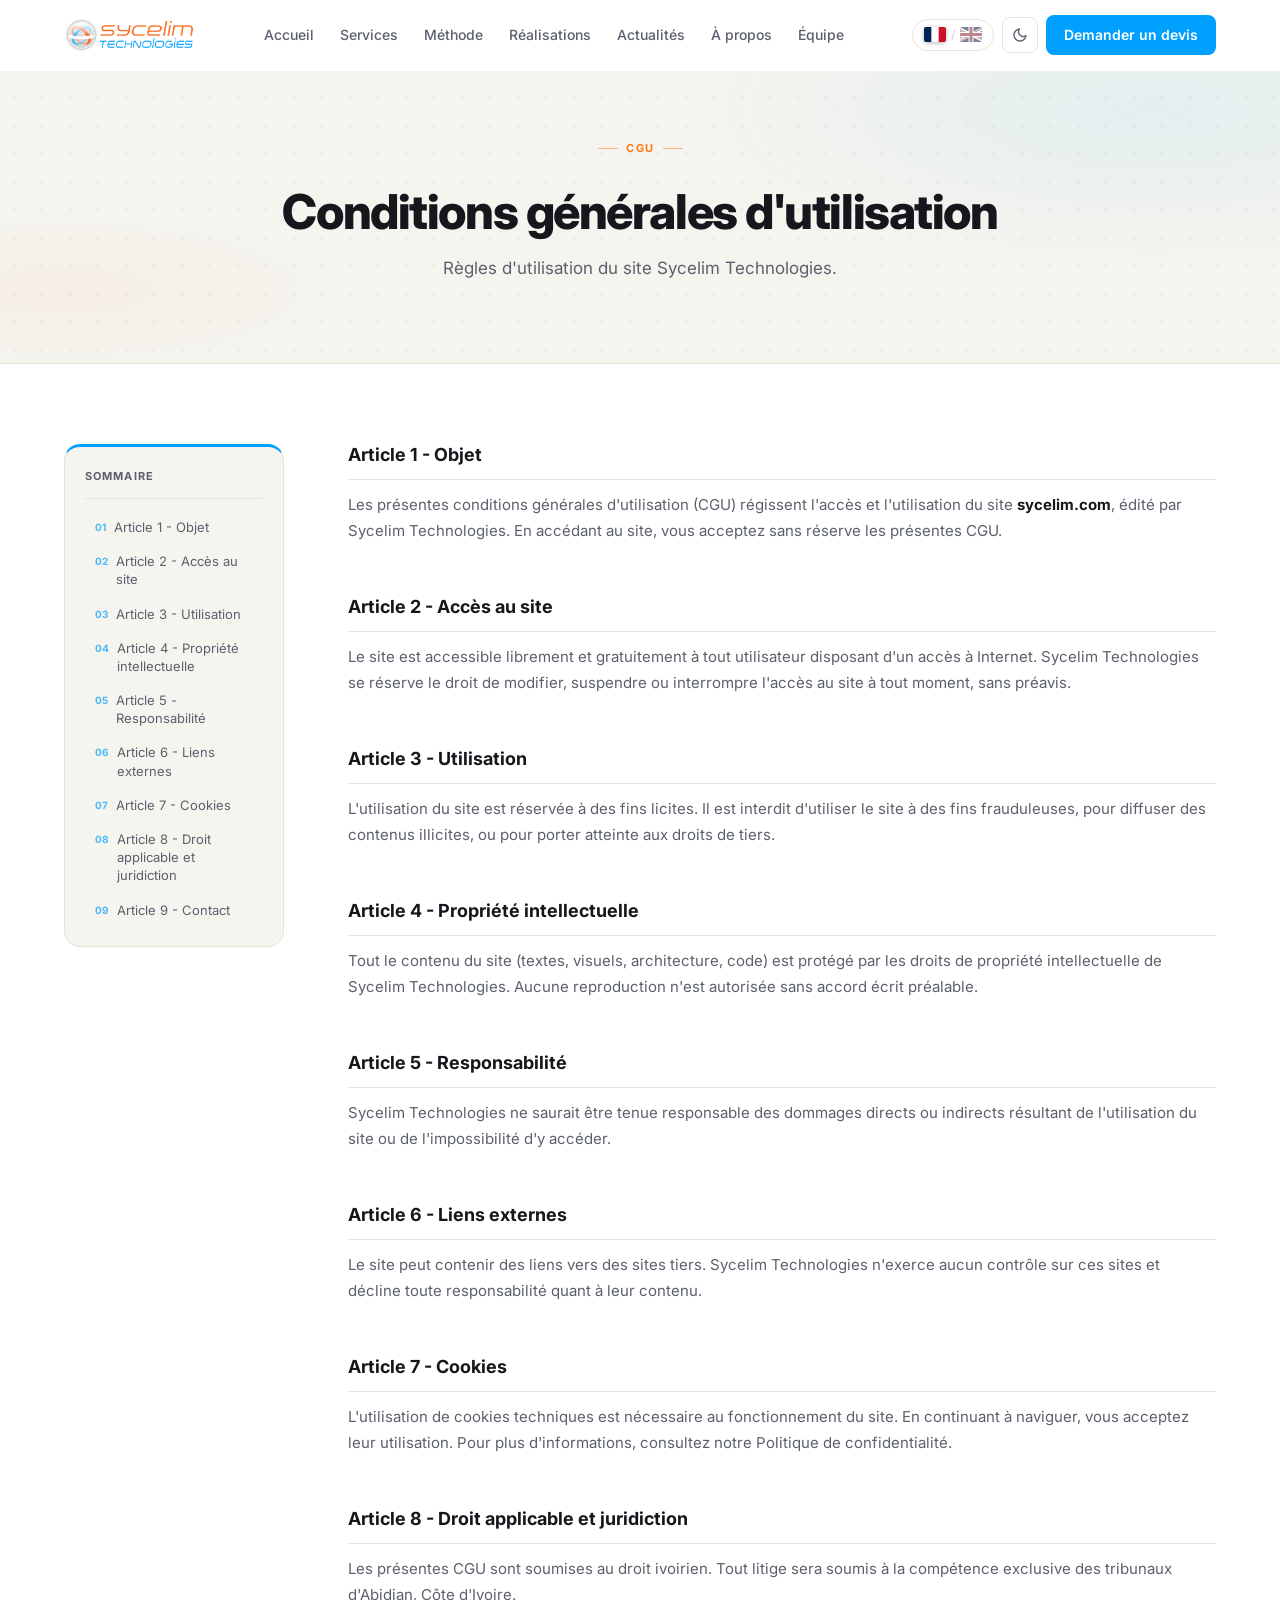
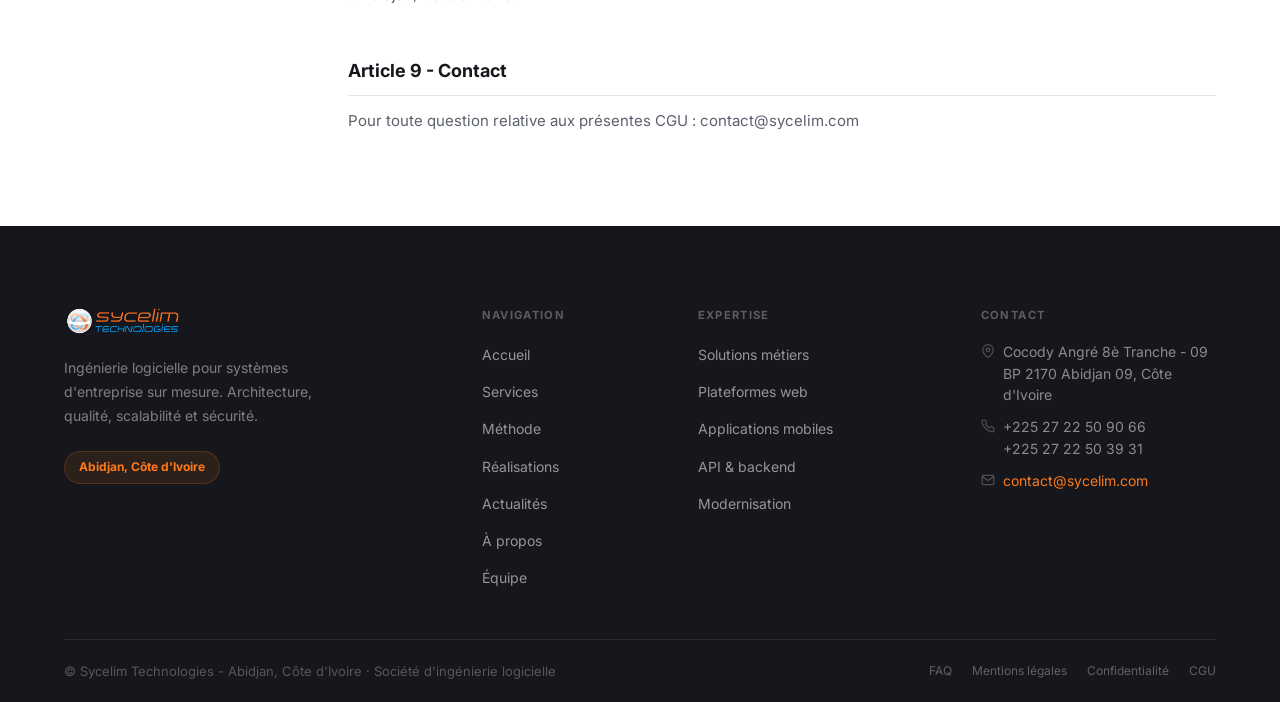
<file: cgu.html>
<!DOCTYPE html>
<html lang="fr" data-theme="light">
<head>
  <meta charset="UTF-8" />
  <script>!function(){var t=localStorage.getItem('sycelim-theme')||(matchMedia('(prefers-color-scheme:dark)').matches?'dark':'light');document.documentElement.setAttribute('data-theme',t)}()</script>
  <meta name="viewport" content="width=device-width, initial-scale=1.0" />
  <title>Conditions générales d'utilisation - Sycelim Technologies</title>
  <meta name="description" content="Conditions générales d'utilisation du site Sycelim Technologies : règles d'accès, propriété intellectuelle, responsabilité et droit applicable." />
  <meta name="robots" content="noindex" />
  <meta name="theme-color" content="#00a0ff" />
  <link rel="preconnect" href="https://fonts.googleapis.com" />
  <link rel="preconnect" href="https://fonts.gstatic.com" crossorigin />
  <link href="https://fonts.googleapis.com/css2?family=Sora:wght@600;700;800&family=Inter:wght@400;500;600;700;800&display=swap" rel="stylesheet" />
  <link rel="stylesheet" href="css/style.css" />
  <link rel="icon" type="image/png" href="logos/logo_icon.png" />
</head>
<body>
<!-- ================================================================
  ⚠  TEXTES - NE PAS MODIFIER DANS CE FICHIER
  Source de vérité : locales/fr.json (français) · locales/en.json (anglais)
  Les éléments avec data-i18n="clé" sont remplis automatiquement par le JS.
  Tout texte écrit ici directement sera écrasé au chargement de la page.
================================================================ -->

<header class="navbar" id="navbar">
  <div class="container">
    <div class="navbar-inner">
      <a href="index.html" class="navbar-logo" aria-label="Sycelim Technologies - Accueil">
        <img src="logos/logo_all.png" alt="Sycelim Technologies" />
      </a>
      <nav class="navbar-nav" aria-label="Navigation principale">
        <a href="index.html"          class="nav-link" data-page="index"        data-i18n="nav.home">Accueil</a>
        <a href="services.html"       class="nav-link" data-page="services"     data-i18n="nav.services">Services</a>
        <a href="methode.html"        class="nav-link" data-page="methode"      data-i18n="nav.method">Méthode</a>
        <a href="realisations.html"   class="nav-link" data-page="realisations" data-i18n="nav.work">Réalisations</a>
        <a href="actualites.html"     class="nav-link" data-page="actualites"   data-i18n="nav.news">Actualités</a>
        <a href="a-propos.html"       class="nav-link" data-page="a-propos"     data-i18n="nav.about">À propos</a>
        <a href="equipe.html"         class="nav-link" data-page="equipe"       data-i18n="nav.team">Équipe</a>
      </nav>
      <div class="navbar-actions">
        <button class="btn-lang" aria-label="Changer de langue" title="Switch language">
          <span class="lang-fr-label active"><img src="images/flag-fr.svg" alt="Français" class="flag-img" /></span>
          <span class="sep">/</span>
          <span class="lang-en-label"><img src="images/flag-gb.svg" alt="English" class="flag-img" /></span>
        </button>
        <button class="btn-theme" aria-label="Basculer thème sombre/clair">
          <svg class="icon-sun" xmlns="http://www.w3.org/2000/svg" width="16" height="16" viewBox="0 0 24 24" fill="none" stroke="currentColor" stroke-width="2" stroke-linecap="round" stroke-linejoin="round"><circle cx="12" cy="12" r="5"/><line x1="12" y1="1" x2="12" y2="3"/><line x1="12" y1="21" x2="12" y2="23"/><line x1="4.22" y1="4.22" x2="5.64" y2="5.64"/><line x1="18.36" y1="18.36" x2="19.78" y2="19.78"/><line x1="1" y1="12" x2="3" y2="12"/><line x1="21" y1="12" x2="23" y2="12"/><line x1="4.22" y1="19.78" x2="5.64" y2="18.36"/><line x1="18.36" y1="5.64" x2="19.78" y2="4.22"/></svg>
          <svg class="icon-moon" xmlns="http://www.w3.org/2000/svg" width="16" height="16" viewBox="0 0 24 24" fill="none" stroke="currentColor" stroke-width="2" stroke-linecap="round" stroke-linejoin="round"><path d="M21 12.79A9 9 0 1 1 11.21 3 7 7 0 0 0 21 12.79z"/></svg>
        </button>
        <a href="contact.html" class="btn-cta-nav" data-i18n="nav.cta">Demander un devis</a>
        <button class="btn-hamburger" id="hamburger" aria-label="Menu" aria-expanded="false">
          <span></span><span></span><span></span>
        </button>
      </div>
    </div>
  </div>
</header>
<nav class="mobile-menu" id="mobile-menu" aria-label="Menu mobile">
  <a href="index.html"        class="nav-link" data-page="index"        data-i18n="nav.home">Accueil</a>
  <a href="services.html"     class="nav-link" data-page="services"     data-i18n="nav.services">Services</a>
  <a href="methode.html"      class="nav-link" data-page="methode"      data-i18n="nav.method">Méthode</a>
  <a href="realisations.html" class="nav-link" data-page="realisations" data-i18n="nav.work">Réalisations</a>
  <a href="actualites.html"   class="nav-link" data-page="actualites"   data-i18n="nav.news">Actualités</a>
  <a href="a-propos.html"     class="nav-link" data-page="a-propos"     data-i18n="nav.about">À propos</a>
  <a href="equipe.html"       class="nav-link" data-page="equipe"       data-i18n="nav.team">Équipe</a>
  <div class="mobile-menu-foot">
    <a href="contact.html" class="btn btn-primary" data-i18n="nav.cta">Demander un devis</a>
    <button class="btn-lang" aria-label="Changer de langue">
      <span class="lang-fr-label active"><img src="images/flag-fr.svg" alt="Français" class="flag-img" /></span>
      <span class="sep">/</span>
      <span class="lang-en-label"><img src="images/flag-gb.svg" alt="English" class="flag-img" /></span>
    </button>
  </div>
</nav>

<main>

  <!-- Inner hero -->
  <section class="inner-hero" aria-labelledby="cgu-hero-title">
    <div class="inner-hero-bg" aria-hidden="true"></div>
    <div class="container">
      <div class="inner-hero-inner">
        <span class="eyebrow" data-i18n="legal.cgu.eyebrow">CGU</span>
        <h1 class="inner-hero-title" id="cgu-hero-title" data-i18n="legal.cgu.title">Conditions générales d'utilisation</h1>
        <p class="inner-hero-lead" data-i18n="legal.cgu.lead">Règles d'utilisation du site Sycelim Technologies.</p>
      </div>
    </div>
  </section>

  <!-- Legal layout -->
  <section class="legal-section">
    <div class="container">
      <div class="legal-layout">

        <!-- TOC Sidebar -->
        <aside class="legal-toc" aria-label="Table des matières">
          <div class="legal-toc-title" data-i18n="legal.toc.label">Sommaire</div>
          <nav>
            <a href="#art-1" class="legal-toc-link" data-i18n="cgu.art1.title">Article 1 - Objet</a>
            <a href="#art-2" class="legal-toc-link" data-i18n="cgu.art2.title">Article 2 - Accès au site</a>
            <a href="#art-3" class="legal-toc-link" data-i18n="cgu.art3.title">Article 3 - Utilisation</a>
            <a href="#art-4" class="legal-toc-link" data-i18n="cgu.art4.title">Article 4 - Propriété intellectuelle</a>
            <a href="#art-5" class="legal-toc-link" data-i18n="cgu.art5.title">Article 5 - Responsabilité</a>
            <a href="#art-6" class="legal-toc-link" data-i18n="cgu.art6.title">Article 6 - Liens externes</a>
            <a href="#art-7" class="legal-toc-link" data-i18n="cgu.art7.title">Article 7 - Cookies</a>
            <a href="#art-8" class="legal-toc-link" data-i18n="cgu.art8.title">Article 8 - Droit applicable et juridiction</a>
            <a href="#art-9" class="legal-toc-link" data-i18n="cgu.art9.title">Article 9 - Contact</a>
          </nav>
        </aside>

        <!-- Article body -->
        <div class="legal-body">

          <article class="legal-article" id="art-1">
            <h2 class="legal-article-title" data-i18n="cgu.art1.title">Article 1 - Objet</h2>
            <div class="legal-prose" data-lang="fr">
              <p>Les présentes conditions générales d'utilisation (CGU) régissent l'accès et l'utilisation du site <strong>sycelim.com</strong>, édité par Sycelim Technologies. En accédant au site, vous acceptez sans réserve les présentes CGU.</p>
            </div>
            <div class="legal-prose" data-lang="en" hidden>
              <p>These terms of use (ToU) govern access to and use of the site <strong>sycelim.com</strong>, published by Sycelim Technologies. By accessing the site, you accept these ToU without reservation.</p>
            </div>
          </article>

          <article class="legal-article" id="art-2">
            <h2 class="legal-article-title" data-i18n="cgu.art2.title">Article 2 - Accès au site</h2>
            <div class="legal-prose" data-lang="fr">
              <p>Le site est accessible librement et gratuitement à tout utilisateur disposant d'un accès à Internet. Sycelim Technologies se réserve le droit de modifier, suspendre ou interrompre l'accès au site à tout moment, sans préavis.</p>
            </div>
            <div class="legal-prose" data-lang="en" hidden>
              <p>The site is freely accessible to any user with internet access. Sycelim Technologies reserves the right to modify, suspend or interrupt access to the site at any time without notice.</p>
            </div>
          </article>

          <article class="legal-article" id="art-3">
            <h2 class="legal-article-title" data-i18n="cgu.art3.title">Article 3 - Utilisation</h2>
            <div class="legal-prose" data-lang="fr">
              <p>L'utilisation du site est réservée à des fins licites. Il est interdit d'utiliser le site à des fins frauduleuses, pour diffuser des contenus illicites, ou pour porter atteinte aux droits de tiers.</p>
            </div>
            <div class="legal-prose" data-lang="en" hidden>
              <p>Use of the site is restricted to lawful purposes. It is prohibited to use the site for fraudulent purposes, to distribute unlawful content, or to infringe the rights of third parties.</p>
            </div>
          </article>

          <article class="legal-article" id="art-4">
            <h2 class="legal-article-title" data-i18n="cgu.art4.title">Article 4 - Propriété intellectuelle</h2>
            <div class="legal-prose" data-lang="fr">
              <p>Tout le contenu du site (textes, visuels, architecture, code) est protégé par les droits de propriété intellectuelle de Sycelim Technologies. Aucune reproduction n'est autorisée sans accord écrit préalable.</p>
            </div>
            <div class="legal-prose" data-lang="en" hidden>
              <p>All content on this site (texts, visuals, architecture, code) is protected by the intellectual property rights of Sycelim Technologies. No reproduction is permitted without prior written agreement.</p>
            </div>
          </article>

          <article class="legal-article" id="art-5">
            <h2 class="legal-article-title" data-i18n="cgu.art5.title">Article 5 - Responsabilité</h2>
            <div class="legal-prose" data-lang="fr">
              <p>Sycelim Technologies ne saurait être tenue responsable des dommages directs ou indirects résultant de l'utilisation du site ou de l'impossibilité d'y accéder.</p>
            </div>
            <div class="legal-prose" data-lang="en" hidden>
              <p>Sycelim Technologies cannot be held liable for direct or indirect damages resulting from use of the site or inability to access it.</p>
            </div>
          </article>

          <article class="legal-article" id="art-6">
            <h2 class="legal-article-title" data-i18n="cgu.art6.title">Article 6 - Liens externes</h2>
            <div class="legal-prose" data-lang="fr">
              <p>Le site peut contenir des liens vers des sites tiers. Sycelim Technologies n'exerce aucun contrôle sur ces sites et décline toute responsabilité quant à leur contenu.</p>
            </div>
            <div class="legal-prose" data-lang="en" hidden>
              <p>The site may contain links to third-party sites over which Sycelim Technologies has no control and accepts no responsibility for their content.</p>
            </div>
          </article>

          <article class="legal-article" id="art-7">
            <h2 class="legal-article-title" data-i18n="cgu.art7.title">Article 7 - Cookies</h2>
            <div class="legal-prose" data-lang="fr">
              <p>L'utilisation de cookies techniques est nécessaire au fonctionnement du site. En continuant à naviguer, vous acceptez leur utilisation. Pour plus d'informations, consultez notre <a href="confidentialite.html">Politique de confidentialité</a>.</p>
            </div>
            <div class="legal-prose" data-lang="en" hidden>
              <p>The use of technical cookies is necessary for the site to function. By continuing to browse, you accept their use. For more information, see our <a href="confidentialite.html">Privacy Policy</a>.</p>
            </div>
          </article>

          <article class="legal-article" id="art-8">
            <h2 class="legal-article-title" data-i18n="cgu.art8.title">Article 8 - Droit applicable et juridiction</h2>
            <div class="legal-prose" data-lang="fr">
              <p>Les présentes CGU sont soumises au droit ivoirien. Tout litige sera soumis à la compétence exclusive des tribunaux d'Abidjan, Côte d'Ivoire.</p>
            </div>
            <div class="legal-prose" data-lang="en" hidden>
              <p>These ToU are governed by Ivorian law. Any dispute will be submitted to the exclusive jurisdiction of the courts of Abidjan, Côte d'Ivoire.</p>
            </div>
          </article>

          <article class="legal-article" id="art-9">
            <h2 class="legal-article-title" data-i18n="cgu.art9.title">Article 9 - Contact</h2>
            <div class="legal-prose" data-lang="fr">
              <p>Pour toute question relative aux présentes CGU : <a href="mailto:contact@sycelim.com">contact@sycelim.com</a></p>
            </div>
            <div class="legal-prose" data-lang="en" hidden>
              <p>For any question relating to these ToU: <a href="mailto:contact@sycelim.com">contact@sycelim.com</a></p>
            </div>
          </article>

        </div>
      </div>
    </div>
  </section>

</main>

<footer class="footer" aria-label="Pied de page">
  <div class="container">
    <div class="footer-grid">
      <div>
        <div class="footer-logo"><img src="logos/logo_all.png" alt="Sycelim Technologies" /></div>
        <p class="footer-tagline" data-i18n="footer.tagline">Ingénierie logicielle pour systèmes d'entreprise sur mesure. Architecture, qualité, scalabilité et sécurité.</p>
        <div class="tags"><span class="badge">Abidjan, Côte d'Ivoire</span></div>
      </div>
      <div>
        <div class="footer-col-title" data-i18n="footer.nav">Navigation</div>
        <ul class="footer-links">
          <li><a href="index.html" class="footer-link" data-i18n="nav.home">Accueil</a></li>
          <li><a href="services.html" class="footer-link" data-i18n="nav.services">Services</a></li>
          <li><a href="methode.html" class="footer-link" data-i18n="nav.method">Méthode</a></li>
          <li><a href="realisations.html" class="footer-link" data-i18n="nav.work">Réalisations</a></li>
          <li><a href="actualites.html" class="footer-link" data-i18n="nav.news">Actualités</a></li>
          <li><a href="a-propos.html" class="footer-link" data-i18n="nav.about">À propos</a></li>
          <li><a href="equipe.html" class="footer-link" data-i18n="nav.team">Équipe</a></li>
        </ul>
      </div>
      <div>
        <div class="footer-col-title" data-i18n="footer.expertise">Expertise</div>
        <ul class="footer-links">
          <li><a href="services.html#solutions-metiers" class="footer-link" data-i18n="footer.exp.1">Solutions métiers</a></li>
          <li><a href="services.html#plateformes-web" class="footer-link" data-i18n="footer.exp.2">Plateformes web</a></li>
          <li><a href="services.html#applications-mobiles" class="footer-link" data-i18n="footer.exp.3">Applications mobiles</a></li>
          <li><a href="services.html#api-backend" class="footer-link" data-i18n="footer.exp.4">API &amp; backend</a></li>
          <li><a href="services.html#modernisation" class="footer-link" data-i18n="footer.exp.5">Modernisation</a></li>
        </ul>
      </div>
      <div>
        <div class="footer-col-title" data-i18n="footer.contact">Contact</div>
        <div class="footer-contact-item">
          <svg xmlns="http://www.w3.org/2000/svg" viewBox="0 0 24 24" fill="none" stroke="currentColor" stroke-width="2" stroke-linecap="round" stroke-linejoin="round"><path d="M21 10c0 7-9 13-9 13s-9-6-9-13a9 9 0 0 1 18 0z"/><circle cx="12" cy="10" r="3"/></svg>
          <span>Cocody Angré 8è Tranche - 09 BP 2170 Abidjan 09, Côte d'Ivoire</span>
        </div>
        <div class="footer-contact-item">
          <svg xmlns="http://www.w3.org/2000/svg" viewBox="0 0 24 24" fill="none" stroke="currentColor" stroke-width="2"><path d="M22 16.92v3a2 2 0 0 1-2.18 2 19.79 19.79 0 0 1-8.63-3.07A19.5 19.5 0 0 1 4.6 12.41 19.79 19.79 0 0 1 1.5 3.82 2 2 0 0 1 3.48 1.65h3a2 2 0 0 1 2 1.72c.127.96.361 1.903.7 2.81a2 2 0 0 1-.45 2.11L7.91 9.1a16 16 0 0 0 6 6l1.27-1.27a2 2 0 0 1 2.11-.45c.907.339 1.85.573 2.81.7A2 2 0 0 1 22 16.92z"/></svg>
          <span>+225 27 22 50 90 66<br>+225 27 22 50 39 31</span>
        </div>
        <div class="footer-contact-item">
          <svg xmlns="http://www.w3.org/2000/svg" viewBox="0 0 24 24" fill="none" stroke="currentColor" stroke-width="2"><path d="M4 4h16c1.1 0 2 .9 2 2v12c0 1.1-.9 2-2 2H4c-1.1 0-2-.9-2-2V6c0-1.1.9-2 2-2z"/><polyline points="22,6 12,13 2,6"/></svg>
          <a href="mailto:contact@sycelim.com" class="footer-link" style="color:var(--orange)">contact@sycelim.com</a>
        </div>
      </div>
    </div>
    <div class="footer-bottom">
      <p class="footer-copy" data-i18n="footer.copy">© Sycelim Technologies - Abidjan, Côte d'Ivoire · Société d'ingénierie logicielle</p>
      <nav class="footer-legal" aria-label="Liens légaux">
        <a href="faq.html" class="footer-legal-link" data-i18n="footer.faq">FAQ</a>
        <a href="mentions-legales.html" class="footer-legal-link" data-i18n="footer.legal">Mentions légales</a>
        <a href="confidentialite.html" class="footer-legal-link" data-i18n="footer.privacy">Confidentialité</a>
        <a href="cgu.html" class="footer-legal-link" data-i18n="footer.cgu">CGU</a>
      </nav>
    </div>
  </div>
</footer>

<script src="js/main.js"></script>
</body>
</html>
</file>
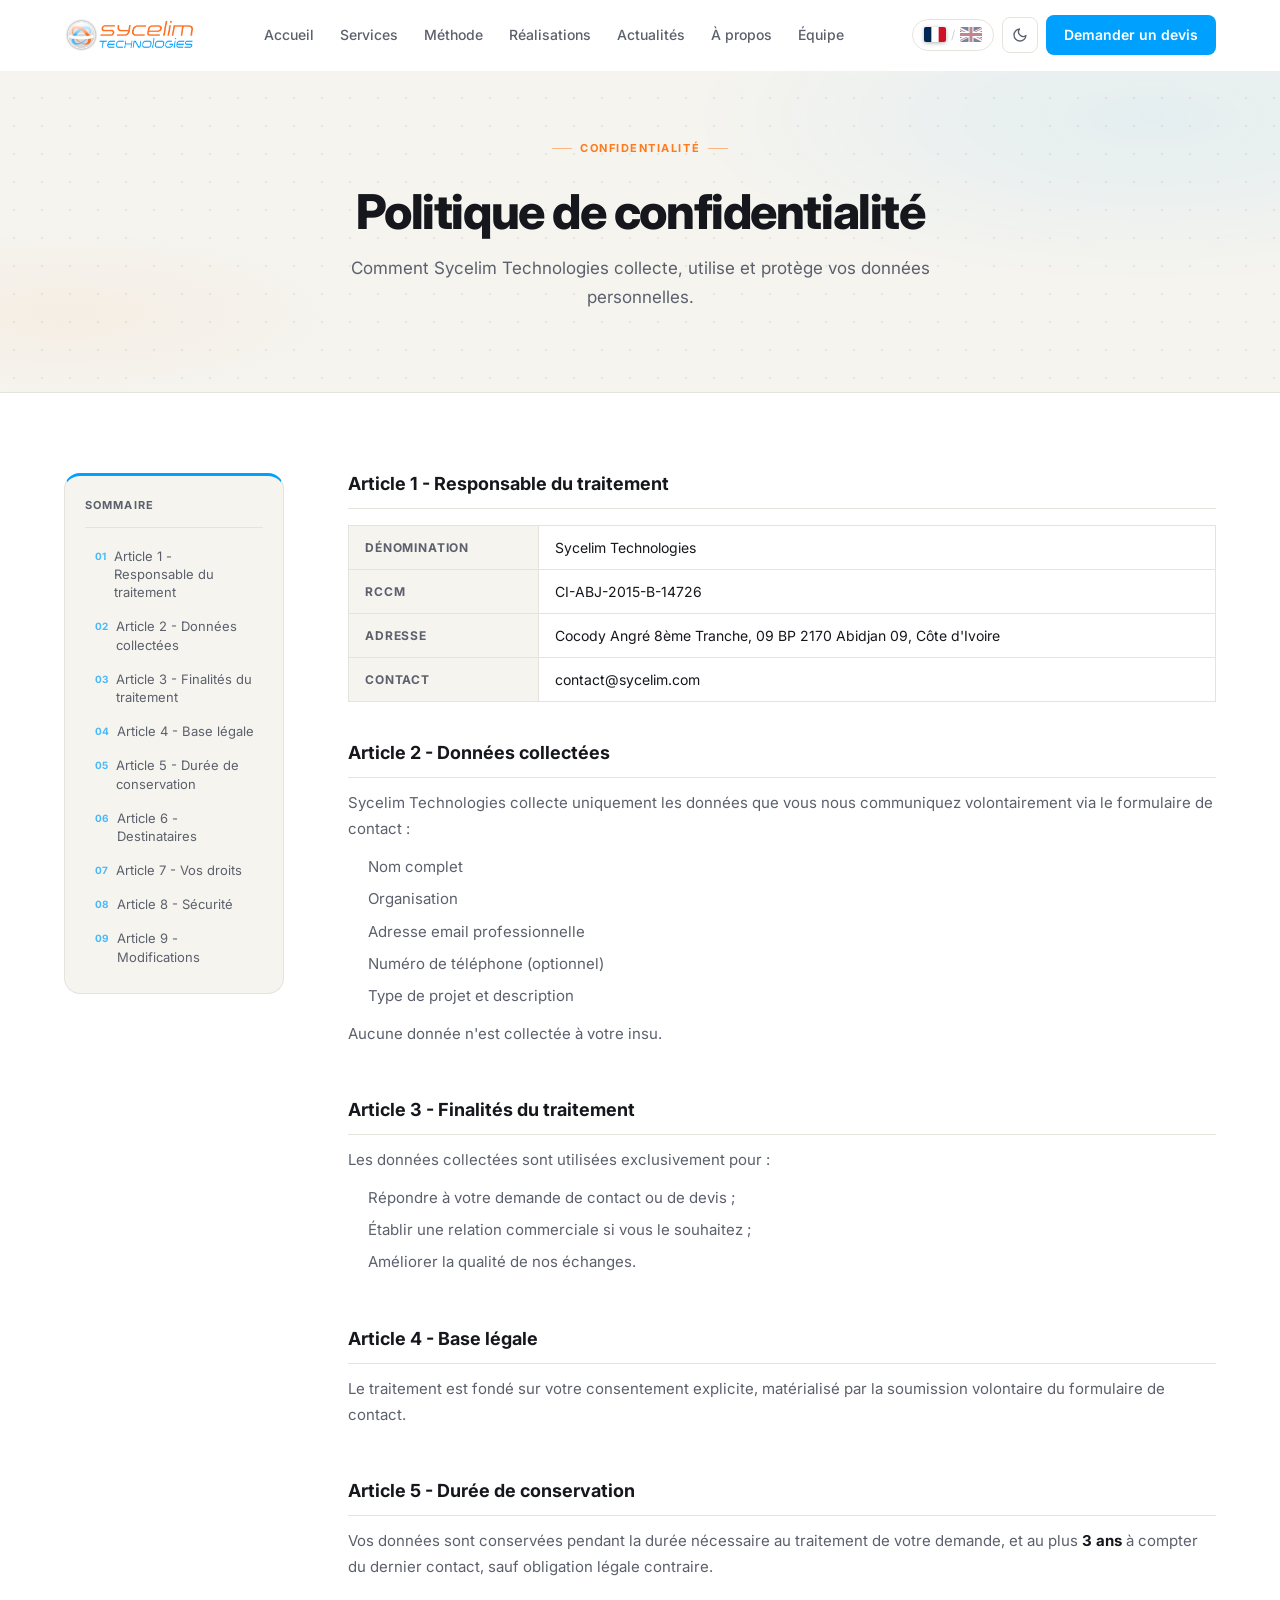
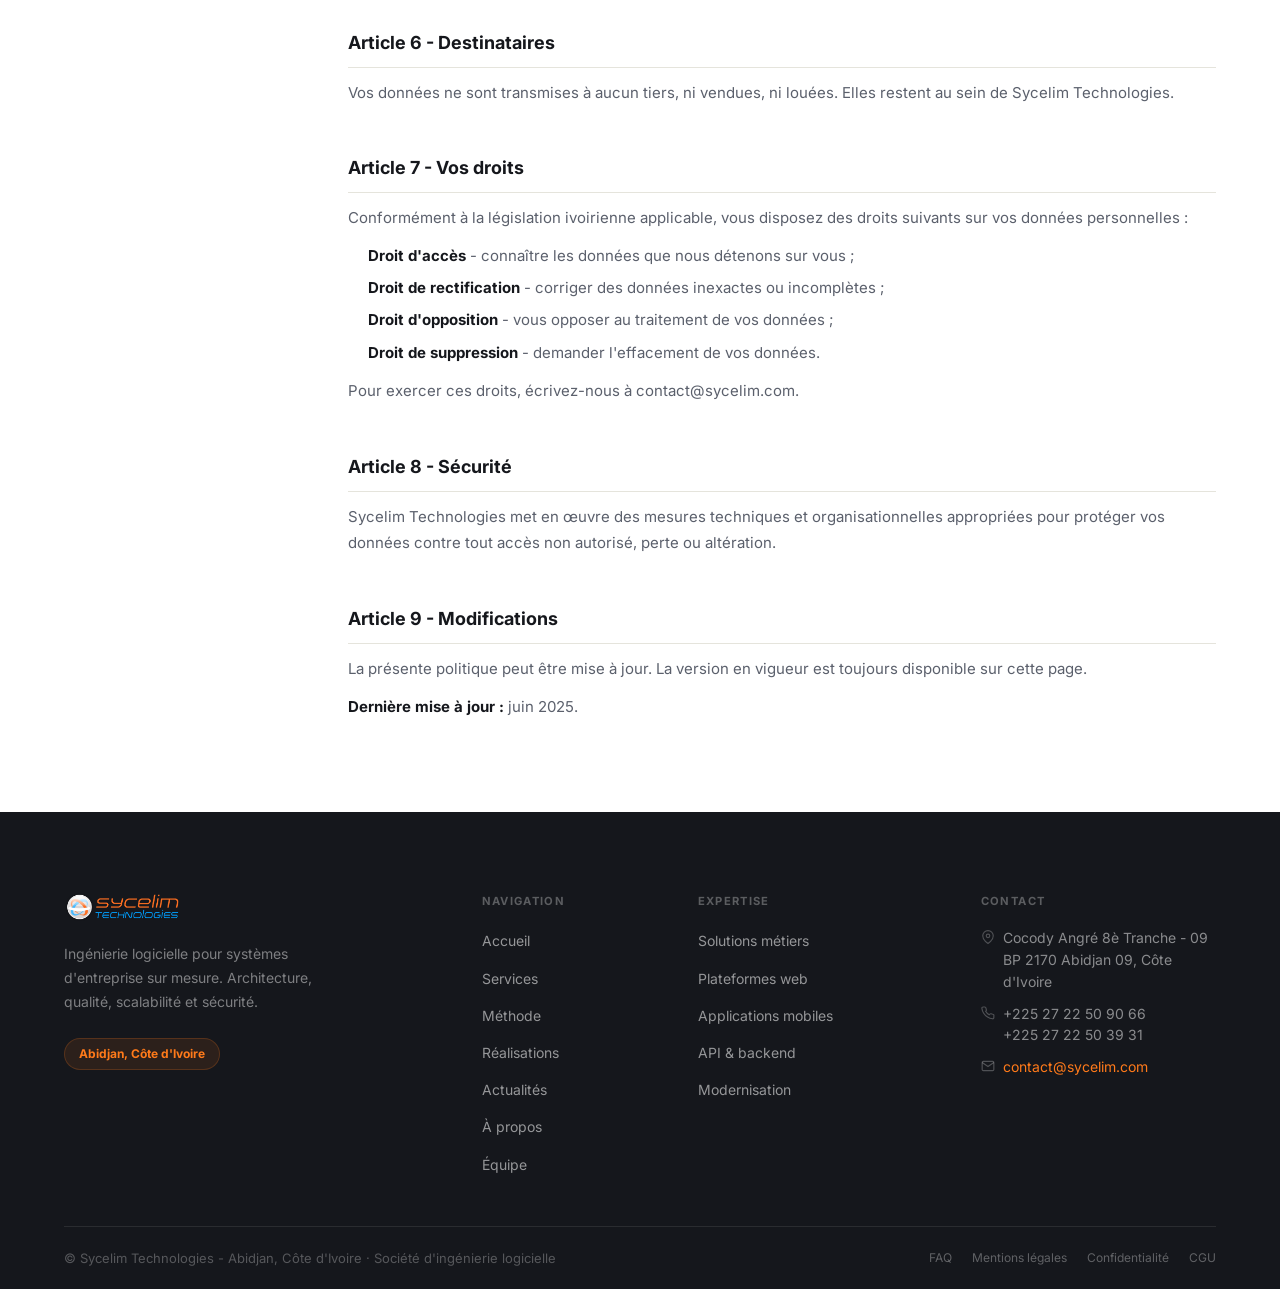
<file: confidentialite.html>
<!DOCTYPE html>
<html lang="fr" data-theme="light">
<head>
  <meta charset="UTF-8" />
  <script>!function(){var t=localStorage.getItem('sycelim-theme')||(matchMedia('(prefers-color-scheme:dark)').matches?'dark':'light');document.documentElement.setAttribute('data-theme',t)}()</script>
  <meta name="viewport" content="width=device-width, initial-scale=1.0" />
  <title>Politique de confidentialité - Sycelim Technologies</title>
  <meta name="description" content="Politique de confidentialité de Sycelim Technologies : collecte, utilisation et protection de vos données personnelles." />
  <meta name="robots" content="noindex" />
  <meta name="theme-color" content="#00a0ff" />
  <link rel="preconnect" href="https://fonts.googleapis.com" />
  <link rel="preconnect" href="https://fonts.gstatic.com" crossorigin />
  <link href="https://fonts.googleapis.com/css2?family=Sora:wght@600;700;800&family=Inter:wght@400;500;600;700;800&display=swap" rel="stylesheet" />
  <link rel="stylesheet" href="css/style.css" />
  <link rel="icon" type="image/png" href="logos/logo_icon.png" />
</head>
<body>
<!-- ================================================================
  ⚠  TEXTES - NE PAS MODIFIER DANS CE FICHIER
  Source de vérité : locales/fr.json (français) · locales/en.json (anglais)
  Les éléments avec data-i18n="clé" sont remplis automatiquement par le JS.
  Tout texte écrit ici directement sera écrasé au chargement de la page.
================================================================ -->

<header class="navbar" id="navbar">
  <div class="container">
    <div class="navbar-inner">
      <a href="index.html" class="navbar-logo" aria-label="Sycelim Technologies - Accueil">
        <img src="logos/logo_all.png" alt="Sycelim Technologies" />
      </a>
      <nav class="navbar-nav" aria-label="Navigation principale">
        <a href="index.html"          class="nav-link" data-page="index"        data-i18n="nav.home">Accueil</a>
        <a href="services.html"       class="nav-link" data-page="services"     data-i18n="nav.services">Services</a>
        <a href="methode.html"        class="nav-link" data-page="methode"      data-i18n="nav.method">Méthode</a>
        <a href="realisations.html"   class="nav-link" data-page="realisations" data-i18n="nav.work">Réalisations</a>
        <a href="actualites.html"     class="nav-link" data-page="actualites"   data-i18n="nav.news">Actualités</a>
        <a href="a-propos.html"       class="nav-link" data-page="a-propos"     data-i18n="nav.about">À propos</a>
        <a href="equipe.html"         class="nav-link" data-page="equipe"       data-i18n="nav.team">Équipe</a>
      </nav>
      <div class="navbar-actions">
        <button class="btn-lang" aria-label="Changer de langue" title="Switch language">
          <span class="lang-fr-label active"><img src="images/flag-fr.svg" alt="Français" class="flag-img" /></span>
          <span class="sep">/</span>
          <span class="lang-en-label"><img src="images/flag-gb.svg" alt="English" class="flag-img" /></span>
        </button>
        <button class="btn-theme" aria-label="Basculer thème sombre/clair">
          <svg class="icon-sun" xmlns="http://www.w3.org/2000/svg" width="16" height="16" viewBox="0 0 24 24" fill="none" stroke="currentColor" stroke-width="2" stroke-linecap="round" stroke-linejoin="round"><circle cx="12" cy="12" r="5"/><line x1="12" y1="1" x2="12" y2="3"/><line x1="12" y1="21" x2="12" y2="23"/><line x1="4.22" y1="4.22" x2="5.64" y2="5.64"/><line x1="18.36" y1="18.36" x2="19.78" y2="19.78"/><line x1="1" y1="12" x2="3" y2="12"/><line x1="21" y1="12" x2="23" y2="12"/><line x1="4.22" y1="19.78" x2="5.64" y2="18.36"/><line x1="18.36" y1="5.64" x2="19.78" y2="4.22"/></svg>
          <svg class="icon-moon" xmlns="http://www.w3.org/2000/svg" width="16" height="16" viewBox="0 0 24 24" fill="none" stroke="currentColor" stroke-width="2" stroke-linecap="round" stroke-linejoin="round"><path d="M21 12.79A9 9 0 1 1 11.21 3 7 7 0 0 0 21 12.79z"/></svg>
        </button>
        <a href="contact.html" class="btn-cta-nav" data-i18n="nav.cta">Demander un devis</a>
        <button class="btn-hamburger" id="hamburger" aria-label="Menu" aria-expanded="false">
          <span></span><span></span><span></span>
        </button>
      </div>
    </div>
  </div>
</header>
<nav class="mobile-menu" id="mobile-menu" aria-label="Menu mobile">
  <a href="index.html"        class="nav-link" data-page="index"        data-i18n="nav.home">Accueil</a>
  <a href="services.html"     class="nav-link" data-page="services"     data-i18n="nav.services">Services</a>
  <a href="methode.html"      class="nav-link" data-page="methode"      data-i18n="nav.method">Méthode</a>
  <a href="realisations.html" class="nav-link" data-page="realisations" data-i18n="nav.work">Réalisations</a>
  <a href="actualites.html"   class="nav-link" data-page="actualites"   data-i18n="nav.news">Actualités</a>
  <a href="a-propos.html"     class="nav-link" data-page="a-propos"     data-i18n="nav.about">À propos</a>
  <a href="equipe.html"       class="nav-link" data-page="equipe"       data-i18n="nav.team">Équipe</a>
  <div class="mobile-menu-foot">
    <a href="contact.html" class="btn btn-primary" data-i18n="nav.cta">Demander un devis</a>
    <button class="btn-lang" aria-label="Changer de langue">
      <span class="lang-fr-label active"><img src="images/flag-fr.svg" alt="Français" class="flag-img" /></span>
      <span class="sep">/</span>
      <span class="lang-en-label"><img src="images/flag-gb.svg" alt="English" class="flag-img" /></span>
    </button>
  </div>
</nav>

<main>

  <!-- Inner hero -->
  <section class="inner-hero" aria-labelledby="conf-hero-title">
    <div class="inner-hero-bg" aria-hidden="true"></div>
    <div class="container">
      <div class="inner-hero-inner">
        <span class="eyebrow" data-i18n="legal.conf.eyebrow">Confidentialité</span>
        <h1 class="inner-hero-title" id="conf-hero-title" data-i18n="legal.conf.title">Politique de confidentialité</h1>
        <p class="inner-hero-lead" data-i18n="legal.conf.lead">Comment Sycelim Technologies collecte, utilise et protège vos données personnelles.</p>
      </div>
    </div>
  </section>

  <!-- Legal layout -->
  <section class="legal-section">
    <div class="container">
      <div class="legal-layout">

        <!-- TOC Sidebar -->
        <aside class="legal-toc" aria-label="Table des matières">
          <div class="legal-toc-title" data-i18n="legal.toc.label">Sommaire</div>
          <nav>
            <a href="#art-1" class="legal-toc-link" data-i18n="conf.art1.title">Article 1 - Responsable du traitement</a>
            <a href="#art-2" class="legal-toc-link" data-i18n="conf.art2.title">Article 2 - Données collectées</a>
            <a href="#art-3" class="legal-toc-link" data-i18n="conf.art3.title">Article 3 - Finalités du traitement</a>
            <a href="#art-4" class="legal-toc-link" data-i18n="conf.art4.title">Article 4 - Base légale</a>
            <a href="#art-5" class="legal-toc-link" data-i18n="conf.art5.title">Article 5 - Durée de conservation</a>
            <a href="#art-6" class="legal-toc-link" data-i18n="conf.art6.title">Article 6 - Destinataires</a>
            <a href="#art-7" class="legal-toc-link" data-i18n="conf.art7.title">Article 7 - Vos droits</a>
            <a href="#art-8" class="legal-toc-link" data-i18n="conf.art8.title">Article 8 - Sécurité</a>
            <a href="#art-9" class="legal-toc-link" data-i18n="conf.art9.title">Article 9 - Modifications</a>
          </nav>
        </aside>

        <!-- Article body -->
        <div class="legal-body">

          <article class="legal-article" id="art-1">
            <h2 class="legal-article-title" data-i18n="conf.art1.title">Article 1 - Responsable du traitement</h2>
            <div class="legal-prose" data-lang="fr">
              <table class="legal-ref-table">
                <tbody>
                  <tr><th>Dénomination</th><td>Sycelim Technologies</td></tr>
                  <tr><th>RCCM</th><td>CI-ABJ-2015-B-14726</td></tr>
                  <tr><th>Adresse</th><td>Cocody Angré 8ème Tranche, 09 BP 2170 Abidjan 09, Côte d'Ivoire</td></tr>
                  <tr><th>Contact</th><td><a href="mailto:contact@sycelim.com">contact@sycelim.com</a></td></tr>
                </tbody>
              </table>
            </div>
            <div class="legal-prose" data-lang="en" hidden>
              <table class="legal-ref-table">
                <tbody>
                  <tr><th>Company</th><td>Sycelim Technologies</td></tr>
                  <tr><th>RCCM</th><td>CI-ABJ-2015-B-14726</td></tr>
                  <tr><th>Address</th><td>Cocody Angré 8ème Tranche, 09 BP 2170 Abidjan 09, Côte d'Ivoire</td></tr>
                  <tr><th>Contact</th><td><a href="mailto:contact@sycelim.com">contact@sycelim.com</a></td></tr>
                </tbody>
              </table>
            </div>
          </article>

          <article class="legal-article" id="art-2">
            <h2 class="legal-article-title" data-i18n="conf.art2.title">Article 2 - Données collectées</h2>
            <div class="legal-prose" data-lang="fr">
              <p>Sycelim Technologies collecte uniquement les données que vous nous communiquez volontairement via le formulaire de contact :</p>
              <ul>
                <li>Nom complet</li>
                <li>Organisation</li>
                <li>Adresse email professionnelle</li>
                <li>Numéro de téléphone (optionnel)</li>
                <li>Type de projet et description</li>
              </ul>
              <p>Aucune donnée n'est collectée à votre insu.</p>
            </div>
            <div class="legal-prose" data-lang="en" hidden>
              <p>Sycelim Technologies only collects data you voluntarily provide via the contact form:</p>
              <ul>
                <li>Full name</li>
                <li>Organisation</li>
                <li>Professional email address</li>
                <li>Phone number (optional)</li>
                <li>Project type and description</li>
              </ul>
              <p>No data is collected without your knowledge.</p>
            </div>
          </article>

          <article class="legal-article" id="art-3">
            <h2 class="legal-article-title" data-i18n="conf.art3.title">Article 3 - Finalités du traitement</h2>
            <div class="legal-prose" data-lang="fr">
              <p>Les données collectées sont utilisées exclusivement pour :</p>
              <ul>
                <li>Répondre à votre demande de contact ou de devis ;</li>
                <li>Établir une relation commerciale si vous le souhaitez ;</li>
                <li>Améliorer la qualité de nos échanges.</li>
              </ul>
            </div>
            <div class="legal-prose" data-lang="en" hidden>
              <p>The data collected is used solely to:</p>
              <ul>
                <li>Respond to your contact or quote request;</li>
                <li>Establish a business relationship if you so wish;</li>
                <li>Improve the quality of our exchanges.</li>
              </ul>
            </div>
          </article>

          <article class="legal-article" id="art-4">
            <h2 class="legal-article-title" data-i18n="conf.art4.title">Article 4 - Base légale</h2>
            <div class="legal-prose" data-lang="fr">
              <p>Le traitement est fondé sur votre consentement explicite, matérialisé par la soumission volontaire du formulaire de contact.</p>
            </div>
            <div class="legal-prose" data-lang="en" hidden>
              <p>The processing is based on your explicit consent, materialised by the voluntary submission of the contact form.</p>
            </div>
          </article>

          <article class="legal-article" id="art-5">
            <h2 class="legal-article-title" data-i18n="conf.art5.title">Article 5 - Durée de conservation</h2>
            <div class="legal-prose" data-lang="fr">
              <p>Vos données sont conservées pendant la durée nécessaire au traitement de votre demande, et au plus <strong>3 ans</strong> à compter du dernier contact, sauf obligation légale contraire.</p>
            </div>
            <div class="legal-prose" data-lang="en" hidden>
              <p>Your data is retained for the time necessary to process your request, and for a maximum of <strong>3 years</strong> from the last contact, unless a different legal obligation applies.</p>
            </div>
          </article>

          <article class="legal-article" id="art-6">
            <h2 class="legal-article-title" data-i18n="conf.art6.title">Article 6 - Destinataires</h2>
            <div class="legal-prose" data-lang="fr">
              <p>Vos données ne sont transmises à aucun tiers, ni vendues, ni louées. Elles restent au sein de Sycelim Technologies.</p>
            </div>
            <div class="legal-prose" data-lang="en" hidden>
              <p>Your data is not shared with any third party, sold or rented. It remains within Sycelim Technologies.</p>
            </div>
          </article>

          <article class="legal-article" id="art-7">
            <h2 class="legal-article-title" data-i18n="conf.art7.title">Article 7 - Vos droits</h2>
            <div class="legal-prose" data-lang="fr">
              <p>Conformément à la législation ivoirienne applicable, vous disposez des droits suivants sur vos données personnelles :</p>
              <ul>
                <li><strong>Droit d'accès</strong> - connaître les données que nous détenons sur vous ;</li>
                <li><strong>Droit de rectification</strong> - corriger des données inexactes ou incomplètes ;</li>
                <li><strong>Droit d'opposition</strong> - vous opposer au traitement de vos données ;</li>
                <li><strong>Droit de suppression</strong> - demander l'effacement de vos données.</li>
              </ul>
              <p>Pour exercer ces droits, écrivez-nous à <a href="mailto:contact@sycelim.com">contact@sycelim.com</a>.</p>
            </div>
            <div class="legal-prose" data-lang="en" hidden>
              <p>In accordance with applicable Ivorian legislation, you have the following rights over your personal data:</p>
              <ul>
                <li><strong>Right of access</strong> - to know the data we hold about you;</li>
                <li><strong>Right of rectification</strong> - to correct inaccurate or incomplete data;</li>
                <li><strong>Right to object</strong> - to object to the processing of your data;</li>
                <li><strong>Right of erasure</strong> - to request the deletion of your data.</li>
              </ul>
              <p>To exercise these rights, write to us at <a href="mailto:contact@sycelim.com">contact@sycelim.com</a>.</p>
            </div>
          </article>

          <article class="legal-article" id="art-8">
            <h2 class="legal-article-title" data-i18n="conf.art8.title">Article 8 - Sécurité</h2>
            <div class="legal-prose" data-lang="fr">
              <p>Sycelim Technologies met en œuvre des mesures techniques et organisationnelles appropriées pour protéger vos données contre tout accès non autorisé, perte ou altération.</p>
            </div>
            <div class="legal-prose" data-lang="en" hidden>
              <p>Sycelim Technologies implements appropriate technical and organisational measures to protect your data against unauthorised access, loss or alteration.</p>
            </div>
          </article>

          <article class="legal-article" id="art-9">
            <h2 class="legal-article-title" data-i18n="conf.art9.title">Article 9 - Modifications</h2>
            <div class="legal-prose" data-lang="fr">
              <p>La présente politique peut être mise à jour. La version en vigueur est toujours disponible sur cette page.</p>
              <p><strong>Dernière mise à jour :</strong> juin 2025.</p>
            </div>
            <div class="legal-prose" data-lang="en" hidden>
              <p>This policy may be updated. The current version is always available on this page.</p>
              <p><strong>Last updated:</strong> June 2025.</p>
            </div>
          </article>

        </div>
      </div>
    </div>
  </section>

</main>

<footer class="footer" aria-label="Pied de page">
  <div class="container">
    <div class="footer-grid">
      <div>
        <div class="footer-logo"><img src="logos/logo_all.png" alt="Sycelim Technologies" /></div>
        <p class="footer-tagline" data-i18n="footer.tagline">Ingénierie logicielle pour systèmes d'entreprise sur mesure. Architecture, qualité, scalabilité et sécurité.</p>
        <div class="tags"><span class="badge">Abidjan, Côte d'Ivoire</span></div>
      </div>
      <div>
        <div class="footer-col-title" data-i18n="footer.nav">Navigation</div>
        <ul class="footer-links">
          <li><a href="index.html" class="footer-link" data-i18n="nav.home">Accueil</a></li>
          <li><a href="services.html" class="footer-link" data-i18n="nav.services">Services</a></li>
          <li><a href="methode.html" class="footer-link" data-i18n="nav.method">Méthode</a></li>
          <li><a href="realisations.html" class="footer-link" data-i18n="nav.work">Réalisations</a></li>
          <li><a href="actualites.html" class="footer-link" data-i18n="nav.news">Actualités</a></li>
          <li><a href="a-propos.html" class="footer-link" data-i18n="nav.about">À propos</a></li>
          <li><a href="equipe.html" class="footer-link" data-i18n="nav.team">Équipe</a></li>
        </ul>
      </div>
      <div>
        <div class="footer-col-title" data-i18n="footer.expertise">Expertise</div>
        <ul class="footer-links">
          <li><a href="services.html#solutions-metiers" class="footer-link" data-i18n="footer.exp.1">Solutions métiers</a></li>
          <li><a href="services.html#plateformes-web" class="footer-link" data-i18n="footer.exp.2">Plateformes web</a></li>
          <li><a href="services.html#applications-mobiles" class="footer-link" data-i18n="footer.exp.3">Applications mobiles</a></li>
          <li><a href="services.html#api-backend" class="footer-link" data-i18n="footer.exp.4">API &amp; backend</a></li>
          <li><a href="services.html#modernisation" class="footer-link" data-i18n="footer.exp.5">Modernisation</a></li>
        </ul>
      </div>
      <div>
        <div class="footer-col-title" data-i18n="footer.contact">Contact</div>
        <div class="footer-contact-item">
          <svg xmlns="http://www.w3.org/2000/svg" viewBox="0 0 24 24" fill="none" stroke="currentColor" stroke-width="2" stroke-linecap="round" stroke-linejoin="round"><path d="M21 10c0 7-9 13-9 13s-9-6-9-13a9 9 0 0 1 18 0z"/><circle cx="12" cy="10" r="3"/></svg>
          <span>Cocody Angré 8è Tranche - 09 BP 2170 Abidjan 09, Côte d'Ivoire</span>
        </div>
        <div class="footer-contact-item">
          <svg xmlns="http://www.w3.org/2000/svg" viewBox="0 0 24 24" fill="none" stroke="currentColor" stroke-width="2"><path d="M22 16.92v3a2 2 0 0 1-2.18 2 19.79 19.79 0 0 1-8.63-3.07A19.5 19.5 0 0 1 4.6 12.41 19.79 19.79 0 0 1 1.5 3.82 2 2 0 0 1 3.48 1.65h3a2 2 0 0 1 2 1.72c.127.96.361 1.903.7 2.81a2 2 0 0 1-.45 2.11L7.91 9.1a16 16 0 0 0 6 6l1.27-1.27a2 2 0 0 1 2.11-.45c.907.339 1.85.573 2.81.7A2 2 0 0 1 22 16.92z"/></svg>
          <span>+225 27 22 50 90 66<br>+225 27 22 50 39 31</span>
        </div>
        <div class="footer-contact-item">
          <svg xmlns="http://www.w3.org/2000/svg" viewBox="0 0 24 24" fill="none" stroke="currentColor" stroke-width="2"><path d="M4 4h16c1.1 0 2 .9 2 2v12c0 1.1-.9 2-2 2H4c-1.1 0-2-.9-2-2V6c0-1.1.9-2 2-2z"/><polyline points="22,6 12,13 2,6"/></svg>
          <a href="mailto:contact@sycelim.com" class="footer-link" style="color:var(--orange)">contact@sycelim.com</a>
        </div>
      </div>
    </div>
    <div class="footer-bottom">
      <p class="footer-copy" data-i18n="footer.copy">© Sycelim Technologies - Abidjan, Côte d'Ivoire · Société d'ingénierie logicielle</p>
      <nav class="footer-legal" aria-label="Liens légaux">
        <a href="faq.html" class="footer-legal-link" data-i18n="footer.faq">FAQ</a>
        <a href="mentions-legales.html" class="footer-legal-link" data-i18n="footer.legal">Mentions légales</a>
        <a href="confidentialite.html" class="footer-legal-link" data-i18n="footer.privacy">Confidentialité</a>
        <a href="cgu.html" class="footer-legal-link" data-i18n="footer.cgu">CGU</a>
      </nav>
    </div>
  </div>
</footer>

<script src="js/main.js"></script>
</body>
</html>
</file>
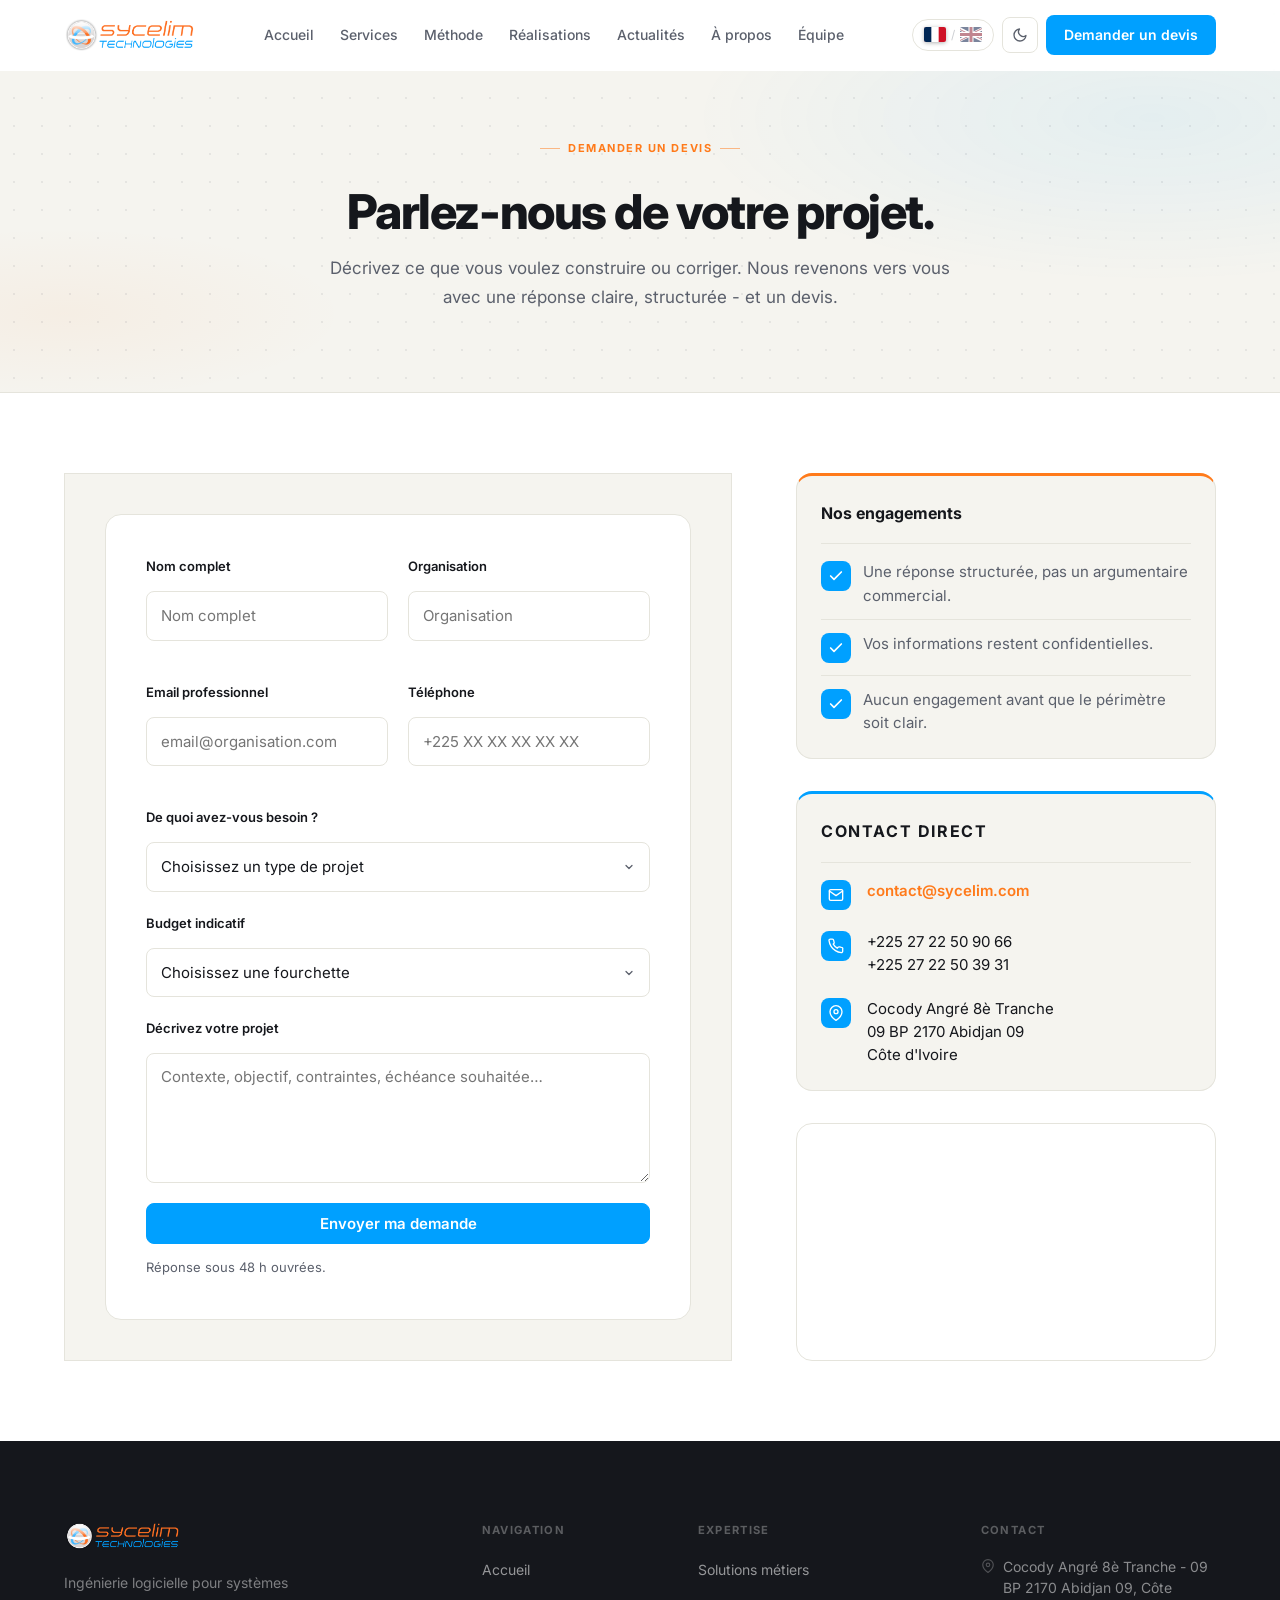
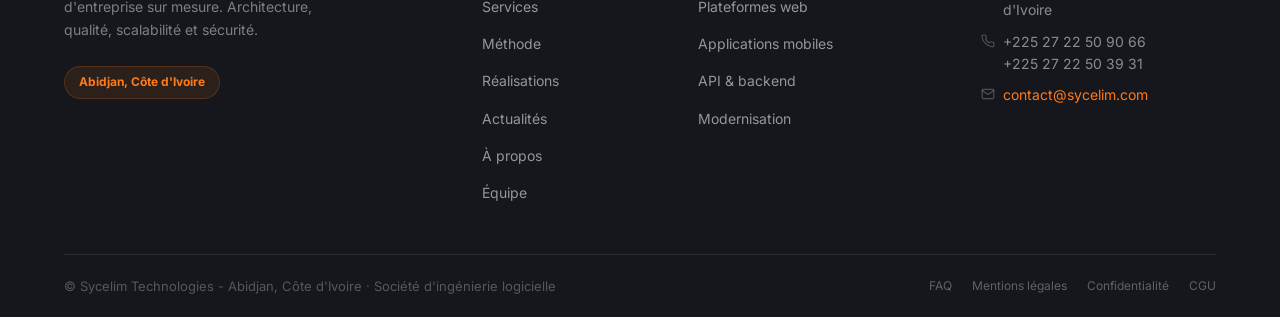
<file: contact.html>
<!DOCTYPE html>
<html lang="fr" data-theme="light">
<head>
  <meta charset="UTF-8" />
  <script>!function(){var t=localStorage.getItem('sycelim-theme')||(matchMedia('(prefers-color-scheme:dark)').matches?'dark':'light');document.documentElement.setAttribute('data-theme',t)}()</script>
  <meta name="viewport" content="width=device-width, initial-scale=1.0" />
  <title>Demander un devis - Sycelim Technologies</title>
  <meta name="description" content="Décrivez votre projet à Sycelim Technologies. Réponse sous 48 h ouvrées." />
  <meta name="theme-color" content="#00a0ff" />
  <meta property="og:title" content="Demander un devis - Sycelim Technologies" />
  <meta property="og:description" content="Décrivez votre projet à Sycelim Technologies. Réponse sous 48 h ouvrées." />
  <meta property="og:type" content="website" />
  <meta property="og:image" content="logos/logo_all.png" />
  <link rel="preconnect" href="https://fonts.googleapis.com" />
  <link rel="preconnect" href="https://fonts.gstatic.com" crossorigin />
  <link href="https://fonts.googleapis.com/css2?family=Sora:wght@600;700;800&family=Inter:wght@400;500;600;700;800&display=swap" rel="stylesheet" />
  <link rel="stylesheet" href="css/style.css" />
  <link rel="icon" type="image/png" href="logos/logo_icon.png" />
</head>
<body>
<!-- ================================================================
  ⚠  TEXTES - NE PAS MODIFIER DANS CE FICHIER
  Source de vérité : locales/fr.json (français) · locales/en.json (anglais)
  Les éléments avec data-i18n="clé" sont remplis automatiquement par le JS.
  Tout texte écrit ici directement sera écrasé au chargement de la page.
================================================================ -->

  <header class="navbar" id="navbar">
    <div class="container">
      <div class="navbar-inner">
        <a href="index.html" class="navbar-logo" aria-label="Sycelim Technologies - Accueil">
          <img src="logos/logo_all.png" alt="Sycelim Technologies" />
        </a>
        <nav class="navbar-nav" aria-label="Navigation principale">
          <a href="index.html"          class="nav-link" data-page="index"        data-i18n="nav.home">Accueil</a>
          <a href="services.html"       class="nav-link" data-page="services"     data-i18n="nav.services">Services</a>
          <a href="methode.html"        class="nav-link" data-page="methode"      data-i18n="nav.method">Méthode</a>
          <a href="realisations.html"   class="nav-link" data-page="realisations" data-i18n="nav.work">Réalisations</a>
          <a href="actualites.html"     class="nav-link" data-page="actualites"   data-i18n="nav.news">Actualités</a>
          <a href="a-propos.html"       class="nav-link" data-page="a-propos"     data-i18n="nav.about">À propos</a>
          <a href="equipe.html"         class="nav-link" data-page="equipe"       data-i18n="nav.team">Équipe</a>
        </nav>
        <div class="navbar-actions">
          <button class="btn-lang" aria-label="Changer de langue" title="Switch language">
            <span class="lang-fr-label active"><img src="images/flag-fr.svg" alt="Français" class="flag-img" /></span>
            <span class="sep">/</span>
            <span class="lang-en-label"><img src="images/flag-gb.svg" alt="English" class="flag-img" /></span>
          </button>
          <button class="btn-theme" aria-label="Basculer thème sombre/clair">
            <svg class="icon-sun" xmlns="http://www.w3.org/2000/svg" width="16" height="16" viewBox="0 0 24 24" fill="none" stroke="currentColor" stroke-width="2" stroke-linecap="round" stroke-linejoin="round"><circle cx="12" cy="12" r="5"/><line x1="12" y1="1" x2="12" y2="3"/><line x1="12" y1="21" x2="12" y2="23"/><line x1="4.22" y1="4.22" x2="5.64" y2="5.64"/><line x1="18.36" y1="18.36" x2="19.78" y2="19.78"/><line x1="1" y1="12" x2="3" y2="12"/><line x1="21" y1="12" x2="23" y2="12"/><line x1="4.22" y1="19.78" x2="5.64" y2="18.36"/><line x1="18.36" y1="5.64" x2="19.78" y2="4.22"/></svg>
            <svg class="icon-moon" xmlns="http://www.w3.org/2000/svg" width="16" height="16" viewBox="0 0 24 24" fill="none" stroke="currentColor" stroke-width="2" stroke-linecap="round" stroke-linejoin="round"><path d="M21 12.79A9 9 0 1 1 11.21 3 7 7 0 0 0 21 12.79z"/></svg>
          </button>
          <a href="contact.html" class="btn-cta-nav" data-i18n="nav.cta">Demander un devis</a>
          <button class="btn-hamburger" id="hamburger" aria-label="Menu" aria-expanded="false">
            <span></span><span></span><span></span>
          </button>
        </div>
      </div>
    </div>
  </header>

  <nav class="mobile-menu" id="mobile-menu" aria-label="Menu mobile">
    <a href="index.html"        class="nav-link" data-page="index"        data-i18n="nav.home">Accueil</a>
    <a href="services.html"     class="nav-link" data-page="services"     data-i18n="nav.services">Services</a>
    <a href="methode.html"      class="nav-link" data-page="methode"      data-i18n="nav.method">Méthode</a>
    <a href="realisations.html" class="nav-link" data-page="realisations" data-i18n="nav.work">Réalisations</a>
    <a href="actualites.html"   class="nav-link" data-page="actualites"   data-i18n="nav.news">Actualités</a>
    <a href="a-propos.html"     class="nav-link" data-page="a-propos"     data-i18n="nav.about">À propos</a>
    <a href="equipe.html"       class="nav-link" data-page="equipe"       data-i18n="nav.team">Équipe</a>
    <div class="mobile-menu-foot">
      <a href="contact.html" class="btn btn-primary" data-i18n="nav.cta">Demander un devis</a>
      <button class="btn-lang" aria-label="Changer de langue">
        <span class="lang-fr-label active"><img src="images/flag-fr.svg" alt="Français" class="flag-img" /></span>
        <span class="sep">/</span>
        <span class="lang-en-label"><img src="images/flag-gb.svg" alt="English" class="flag-img" /></span>
      </button>
    </div>
  </nav>

  <main>

    <!-- Inner hero -->
    <section class="inner-hero" aria-labelledby="contact-hero-title">
      <div class="inner-hero-bg" aria-hidden="true"></div>
      <div class="container">
        <div class="inner-hero-inner">
          <span class="eyebrow" data-i18n="contact.eyebrow">Demander un devis</span>
          <h1 class="inner-hero-title" id="contact-hero-title" data-i18n="contact.title">Parlez-nous de votre projet.</h1>
          <p class="inner-hero-lead" data-i18n="contact.lead">Décrivez ce que vous voulez construire ou corriger. Nous revenons vers vous avec une réponse claire, structurée - et un devis.</p>
        </div>
      </div>
    </section>

    <!-- Contact layout -->
    <section class="contact-section">
      <div class="container">
        <div class="contact-layout">

          <!-- Form -->
          <div class="contact-form-card anim-fade-up">
            <form class="contact-form" id="contactForm" novalidate>

              <!-- Row 1: name + org -->
              <div class="form-row">
                <div class="form-group">
                  <label class="form-label" for="name" data-i18n="form.name">Nom complet <span class="req">*</span></label>
                  <input class="form-input" type="text" id="name" name="name" required data-i18n-ph="form.name" placeholder="Nom complet" />
                </div>
                <div class="form-group">
                  <label class="form-label" for="org" data-i18n="form.org">Organisation</label>
                  <input class="form-input" type="text" id="org" name="org" data-i18n-ph="form.org" placeholder="Organisation" />
                </div>
              </div>

              <!-- Row 2: email + phone -->
              <div class="form-row">
                <div class="form-group">
                  <label class="form-label" for="email" data-i18n="form.email">Email professionnel <span class="req">*</span></label>
                  <input class="form-input" type="email" id="email" name="email" required placeholder="email@organisation.com" />
                </div>
                <div class="form-group">
                  <label class="form-label" for="phone" data-i18n="form.phone">Téléphone</label>
                  <input class="form-input" type="tel" id="phone" name="phone" placeholder="+225 XX XX XX XX XX" />
                </div>
              </div>

              <!-- Need select -->
              <div class="form-group">
                <label class="form-label" for="need" data-i18n="form.need">De quoi avez-vous besoin ?</label>
                <select class="form-select" id="need" name="need">
                  <option value="" data-i18n="form.need.opt0">Choisissez un type de projet</option>
                  <option value="metier" data-i18n="form.need.opt1">Solution métier sur mesure</option>
                  <option value="web" data-i18n="form.need.opt2">Plateforme web complexe</option>
                  <option value="mobile" data-i18n="form.need.opt3">Application mobile connectée</option>
                  <option value="api" data-i18n="form.need.opt4">API &amp; système backend</option>
                  <option value="moderni" data-i18n="form.need.opt5">Modernisation / refonte</option>
                  <option value="other" data-i18n="form.need.opt6">Je ne sais pas encore - échangeons</option>
                </select>
              </div>

              <!-- Budget select -->
              <div class="form-group">
                <label class="form-label" for="budget" data-i18n="form.budget">Budget indicatif</label>
                <select class="form-select" id="budget" name="budget">
                  <option value="" data-i18n="form.budget.opt0">Choisissez une fourchette</option>
                  <option value="tbd" data-i18n="form.budget.opt1">À définir</option>
                  <option value="5m" data-i18n="form.budget.opt2">&lt; 5M FCFA</option>
                  <option value="5-20m" data-i18n="form.budget.opt3">5 – 20M FCFA</option>
                  <option value="20-50m" data-i18n="form.budget.opt4">20 – 50M FCFA</option>
                  <option value="50m+" data-i18n="form.budget.opt5">&gt; 50M FCFA</option>
                </select>
              </div>

              <!-- Project description -->
              <div class="form-group">
                <label class="form-label" for="project" data-i18n="form.project">Décrivez votre projet <span class="req">*</span></label>
                <textarea class="form-textarea" id="project" name="project" required placeholder="Contexte, objectif, contraintes, échéance souhaitée…" data-i18n-ph="form.project.ph"></textarea>
              </div>

              <!-- Submit area -->
              <div class="form-submit-area">
                <button type="submit" class="btn btn-primary" data-i18n="form.submit">Envoyer ma demande</button>
                <span class="form-submit-note" data-i18n="form.note">Réponse sous 48 h ouvrées.</span>
              </div>

              <!-- Messages -->
              <div class="form-success-msg" id="form-success" role="alert" data-i18n="form.success">Demande bien reçue. Merci. Notre équipe étudie votre projet et revient vers vous sous 48 h ouvrées avec une réponse structurée.</div>
              <div class="form-error-msg"   id="form-error"   role="alert" data-i18n="form.error">Une erreur s'est produite. Écrivez-nous directement à contact@sycelim.com.</div>

            </form>
          </div>

          <!-- Aside -->
          <div class="contact-aside anim-fade-up anim-delay-2">

            <!-- Reassurances -->
            <div class="contact-assurance-card">
              <div class="contact-assurance-title" data-i18n="contact.assurance.title">Nos engagements</div>
              <div class="contact-assurance-list">
                <div class="contact-assurance-item">
                  <span class="contact-icon-wrap" aria-hidden="true">
                    <svg xmlns="http://www.w3.org/2000/svg" width="16" height="16" viewBox="0 0 24 24" fill="none" stroke="currentColor" stroke-width="2.5" stroke-linecap="round" stroke-linejoin="round"><polyline points="20 6 9 17 4 12"/></svg>
                  </span>
                  <span data-i18n="contact.assurance.1">Une réponse structurée, pas un argumentaire commercial.</span>
                </div>
                <div class="contact-assurance-item">
                  <span class="contact-icon-wrap" aria-hidden="true">
                    <svg xmlns="http://www.w3.org/2000/svg" width="16" height="16" viewBox="0 0 24 24" fill="none" stroke="currentColor" stroke-width="2.5" stroke-linecap="round" stroke-linejoin="round"><polyline points="20 6 9 17 4 12"/></svg>
                  </span>
                  <span data-i18n="contact.assurance.2">Vos informations restent confidentielles.</span>
                </div>
                <div class="contact-assurance-item">
                  <span class="contact-icon-wrap" aria-hidden="true">
                    <svg xmlns="http://www.w3.org/2000/svg" width="16" height="16" viewBox="0 0 24 24" fill="none" stroke="currentColor" stroke-width="2.5" stroke-linecap="round" stroke-linejoin="round"><polyline points="20 6 9 17 4 12"/></svg>
                  </span>
                  <span data-i18n="contact.assurance.3">Aucun engagement avant que le périmètre soit clair.</span>
                </div>
              </div>
            </div>

            <!-- Contact info -->
            <div class="contact-info-card">
              <div class="contact-info-title" data-i18n="contact.info.title">Contact direct</div>
              <div class="contact-info-list">
                <div class="contact-info-row">
                  <span class="contact-icon-wrap" aria-hidden="true">
                    <svg xmlns="http://www.w3.org/2000/svg" width="16" height="16" viewBox="0 0 24 24" fill="none" stroke="currentColor" stroke-width="2" stroke-linecap="round" stroke-linejoin="round"><path d="M4 4h16c1.1 0 2 .9 2 2v12c0 1.1-.9 2-2 2H4c-1.1 0-2-.9-2-2V6c0-1.1.9-2 2-2z"/><polyline points="22,6 12,13 2,6"/></svg>
                  </span>
                  <a href="mailto:contact@sycelim.com">contact@sycelim.com</a>
                </div>
                <div class="contact-info-row">
                  <span class="contact-icon-wrap" aria-hidden="true">
                    <svg xmlns="http://www.w3.org/2000/svg" width="16" height="16" viewBox="0 0 24 24" fill="none" stroke="currentColor" stroke-width="2"><path d="M22 16.92v3a2 2 0 0 1-2.18 2 19.79 19.79 0 0 1-8.63-3.07A19.5 19.5 0 0 1 4.6 12.41 19.79 19.79 0 0 1 1.5 3.82 2 2 0 0 1 3.48 1.65h3a2 2 0 0 1 2 1.72c.127.96.361 1.903.7 2.81a2 2 0 0 1-.45 2.11L7.91 9.1a16 16 0 0 0 6 6l1.27-1.27a2 2 0 0 1 2.11-.45c.907.339 1.85.573 2.81.7A2 2 0 0 1 22 16.92z"/></svg>
                  </span>
                  <span>+225 27 22 50 90 66<br />+225 27 22 50 39 31</span>
                </div>
                <div class="contact-info-row">
                  <span class="contact-icon-wrap" aria-hidden="true">
                    <svg xmlns="http://www.w3.org/2000/svg" width="16" height="16" viewBox="0 0 24 24" fill="none" stroke="currentColor" stroke-width="2" stroke-linecap="round" stroke-linejoin="round"><path d="M21 10c0 7-9 13-9 13s-9-6-9-13a9 9 0 0 1 18 0z"/><circle cx="12" cy="10" r="3"/></svg>
                  </span>
                  <span>Cocody Angré 8è Tranche<br />09 BP 2170 Abidjan 09<br />Côte d'Ivoire</span>
                </div>
              </div>
            </div>
            <!-- Maps -->
            <div class="contact-map">
              <iframe
                src="https://maps.google.com/maps?q=Sycelim+Technologies+Angr%C3%A9+8%C3%A8me+Tranche+Abidjan&output=embed"
                width="100%"
                height="100%"
                style="border:0;"
                allowfullscreen=""
                loading="lazy"
                referrerpolicy="no-referrer-when-downgrade"
                title="Sycelim Technologies - Cocody Angré, Abidjan">
              </iframe>
            </div>

          </div>
        </div>
      </div>
    </section>

  </main>

  <footer class="footer" aria-label="Pied de page">
    <div class="container">
      <div class="footer-grid">
        <div>
          <div class="footer-logo"><img src="logos/logo_all.png" alt="Sycelim Technologies" /></div>
          <p class="footer-tagline" data-i18n="footer.tagline">Ingénierie logicielle pour systèmes d'entreprise sur mesure. Architecture, qualité, scalabilité et sécurité.</p>
          <div class="tags"><span class="badge">Abidjan, Côte d'Ivoire</span></div>
        </div>
        <div>
          <div class="footer-col-title" data-i18n="footer.nav">Navigation</div>
          <ul class="footer-links">
            <li><a href="index.html" class="footer-link" data-i18n="nav.home">Accueil</a></li>
            <li><a href="services.html" class="footer-link" data-i18n="nav.services">Services</a></li>
            <li><a href="methode.html" class="footer-link" data-i18n="nav.method">Méthode</a></li>
            <li><a href="realisations.html" class="footer-link" data-i18n="nav.work">Réalisations</a></li>
            <li><a href="actualites.html" class="footer-link" data-i18n="nav.news">Actualités</a></li>
            <li><a href="a-propos.html" class="footer-link" data-i18n="nav.about">À propos</a></li>
            <li><a href="equipe.html" class="footer-link" data-i18n="nav.team">Équipe</a></li>
          </ul>
        </div>
        <div>
          <div class="footer-col-title" data-i18n="footer.expertise">Expertise</div>
          <ul class="footer-links">
            <li><a href="services.html#solutions-metiers" class="footer-link" data-i18n="footer.exp.1">Solutions métiers</a></li>
            <li><a href="services.html#plateformes-web" class="footer-link" data-i18n="footer.exp.2">Plateformes web</a></li>
            <li><a href="services.html#applications-mobiles" class="footer-link" data-i18n="footer.exp.3">Applications mobiles</a></li>
            <li><a href="services.html#api-backend" class="footer-link" data-i18n="footer.exp.4">API &amp; backend</a></li>
            <li><a href="services.html#modernisation" class="footer-link" data-i18n="footer.exp.5">Modernisation</a></li>
          </ul>
        </div>
        <div>
          <div class="footer-col-title" data-i18n="footer.contact">Contact</div>
          <div class="footer-contact-item">
            <svg xmlns="http://www.w3.org/2000/svg" viewBox="0 0 24 24" fill="none" stroke="currentColor" stroke-width="2" stroke-linecap="round" stroke-linejoin="round"><path d="M21 10c0 7-9 13-9 13s-9-6-9-13a9 9 0 0 1 18 0z"/><circle cx="12" cy="10" r="3"/></svg>
            <span>Cocody Angré 8è Tranche - 09 BP 2170 Abidjan 09, Côte d'Ivoire</span>
          </div>
          <div class="footer-contact-item">
            <svg xmlns="http://www.w3.org/2000/svg" viewBox="0 0 24 24" fill="none" stroke="currentColor" stroke-width="2"><path d="M22 16.92v3a2 2 0 0 1-2.18 2 19.79 19.79 0 0 1-8.63-3.07A19.5 19.5 0 0 1 4.6 12.41 19.79 19.79 0 0 1 1.5 3.82 2 2 0 0 1 3.48 1.65h3a2 2 0 0 1 2 1.72c.127.96.361 1.903.7 2.81a2 2 0 0 1-.45 2.11L7.91 9.1a16 16 0 0 0 6 6l1.27-1.27a2 2 0 0 1 2.11-.45c.907.339 1.85.573 2.81.7A2 2 0 0 1 22 16.92z"/></svg>
            <span>+225 27 22 50 90 66<br>+225 27 22 50 39 31</span>
          </div>
          <div class="footer-contact-item">
            <svg xmlns="http://www.w3.org/2000/svg" viewBox="0 0 24 24" fill="none" stroke="currentColor" stroke-width="2"><path d="M4 4h16c1.1 0 2 .9 2 2v12c0 1.1-.9 2-2 2H4c-1.1 0-2-.9-2-2V6c0-1.1.9-2 2-2z"/><polyline points="22,6 12,13 2,6"/></svg>
            <a href="mailto:contact@sycelim.com" class="footer-link" style="color:var(--orange)">contact@sycelim.com</a>
          </div>
        </div>
      </div>
      <div class="footer-bottom">
        <p class="footer-copy" data-i18n="footer.copy">© Sycelim Technologies - Abidjan, Côte d'Ivoire · Société d'ingénierie logicielle</p>
        <nav class="footer-legal" aria-label="Liens légaux">
          <a href="faq.html" class="footer-legal-link" data-i18n="footer.faq">FAQ</a>
          <a href="mentions-legales.html" class="footer-legal-link" data-i18n="footer.legal">Mentions légales</a>
          <a href="confidentialite.html" class="footer-legal-link" data-i18n="footer.privacy">Confidentialité</a>
          <a href="cgu.html" class="footer-legal-link" data-i18n="footer.cgu">CGU</a>
        </nav>
      </div>
    </div>
  </footer>

  <script src="js/main.js"></script>
</body>
</html>
</file>
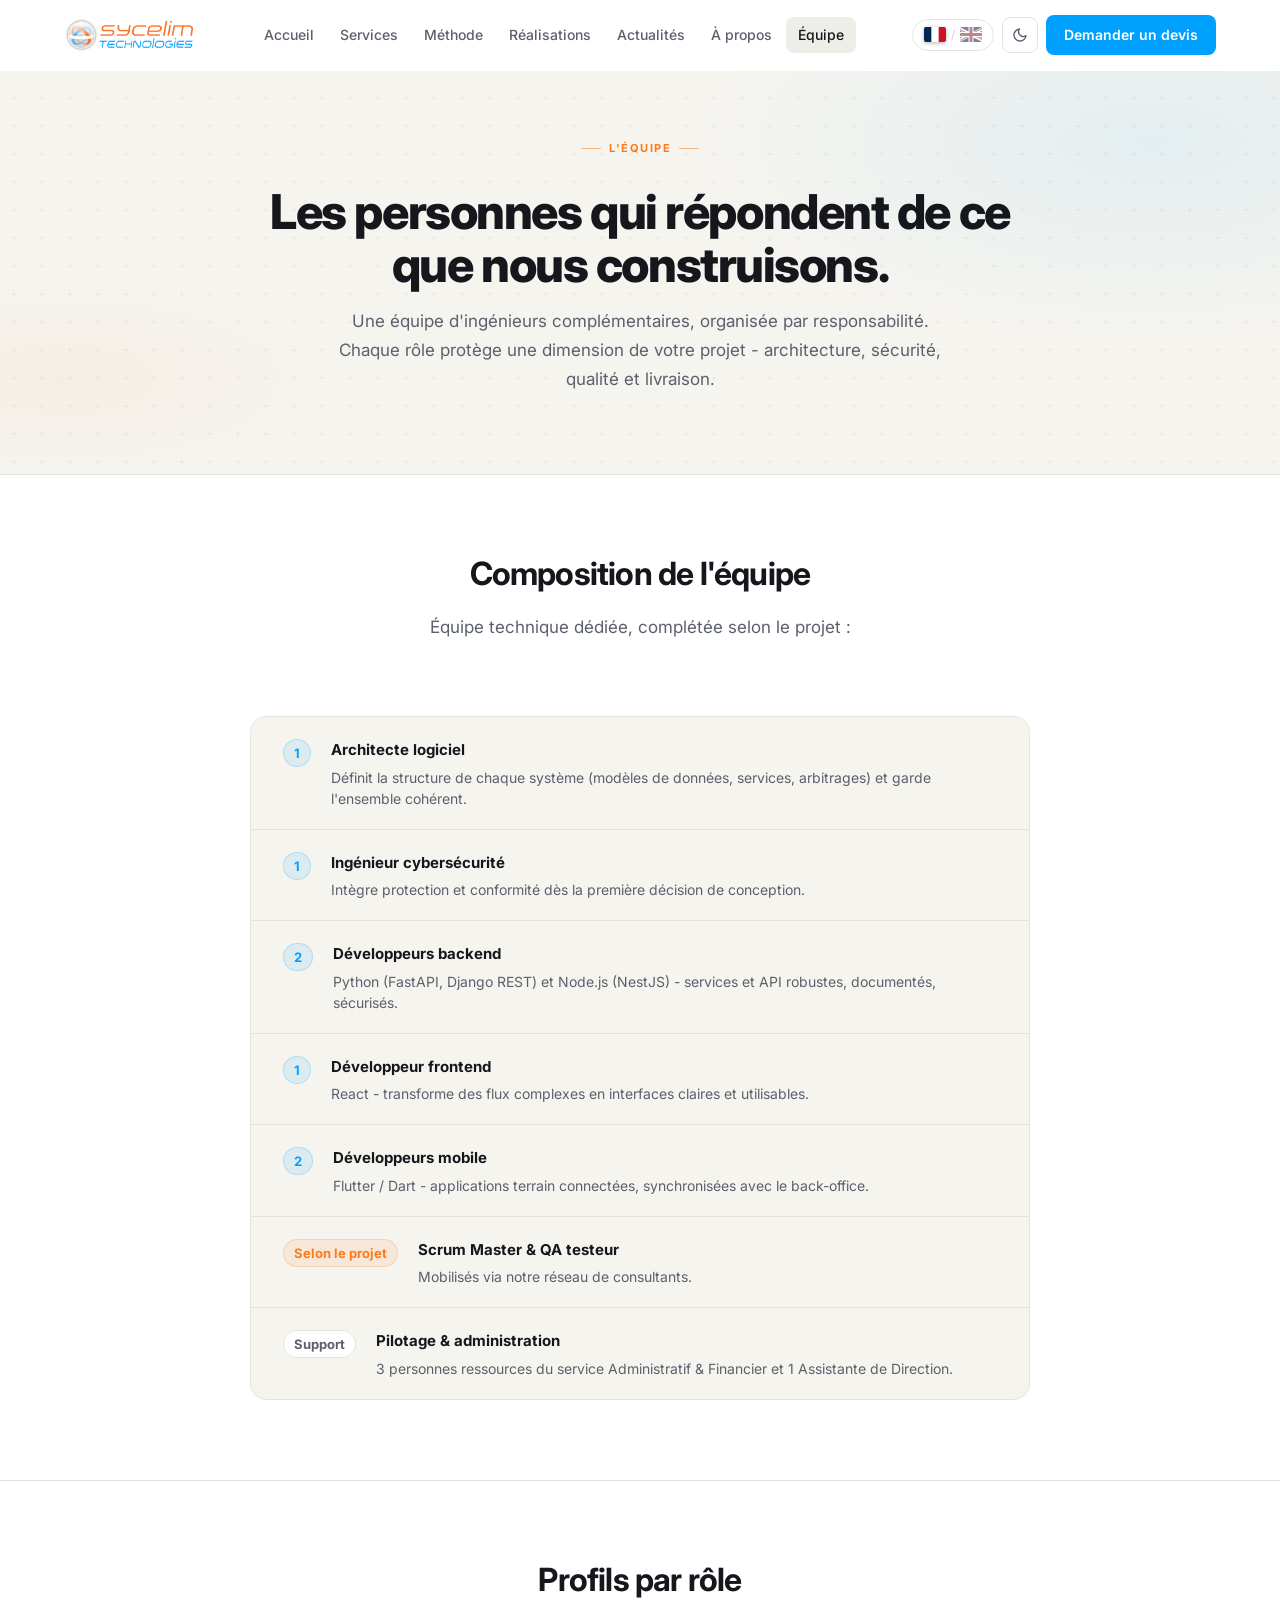
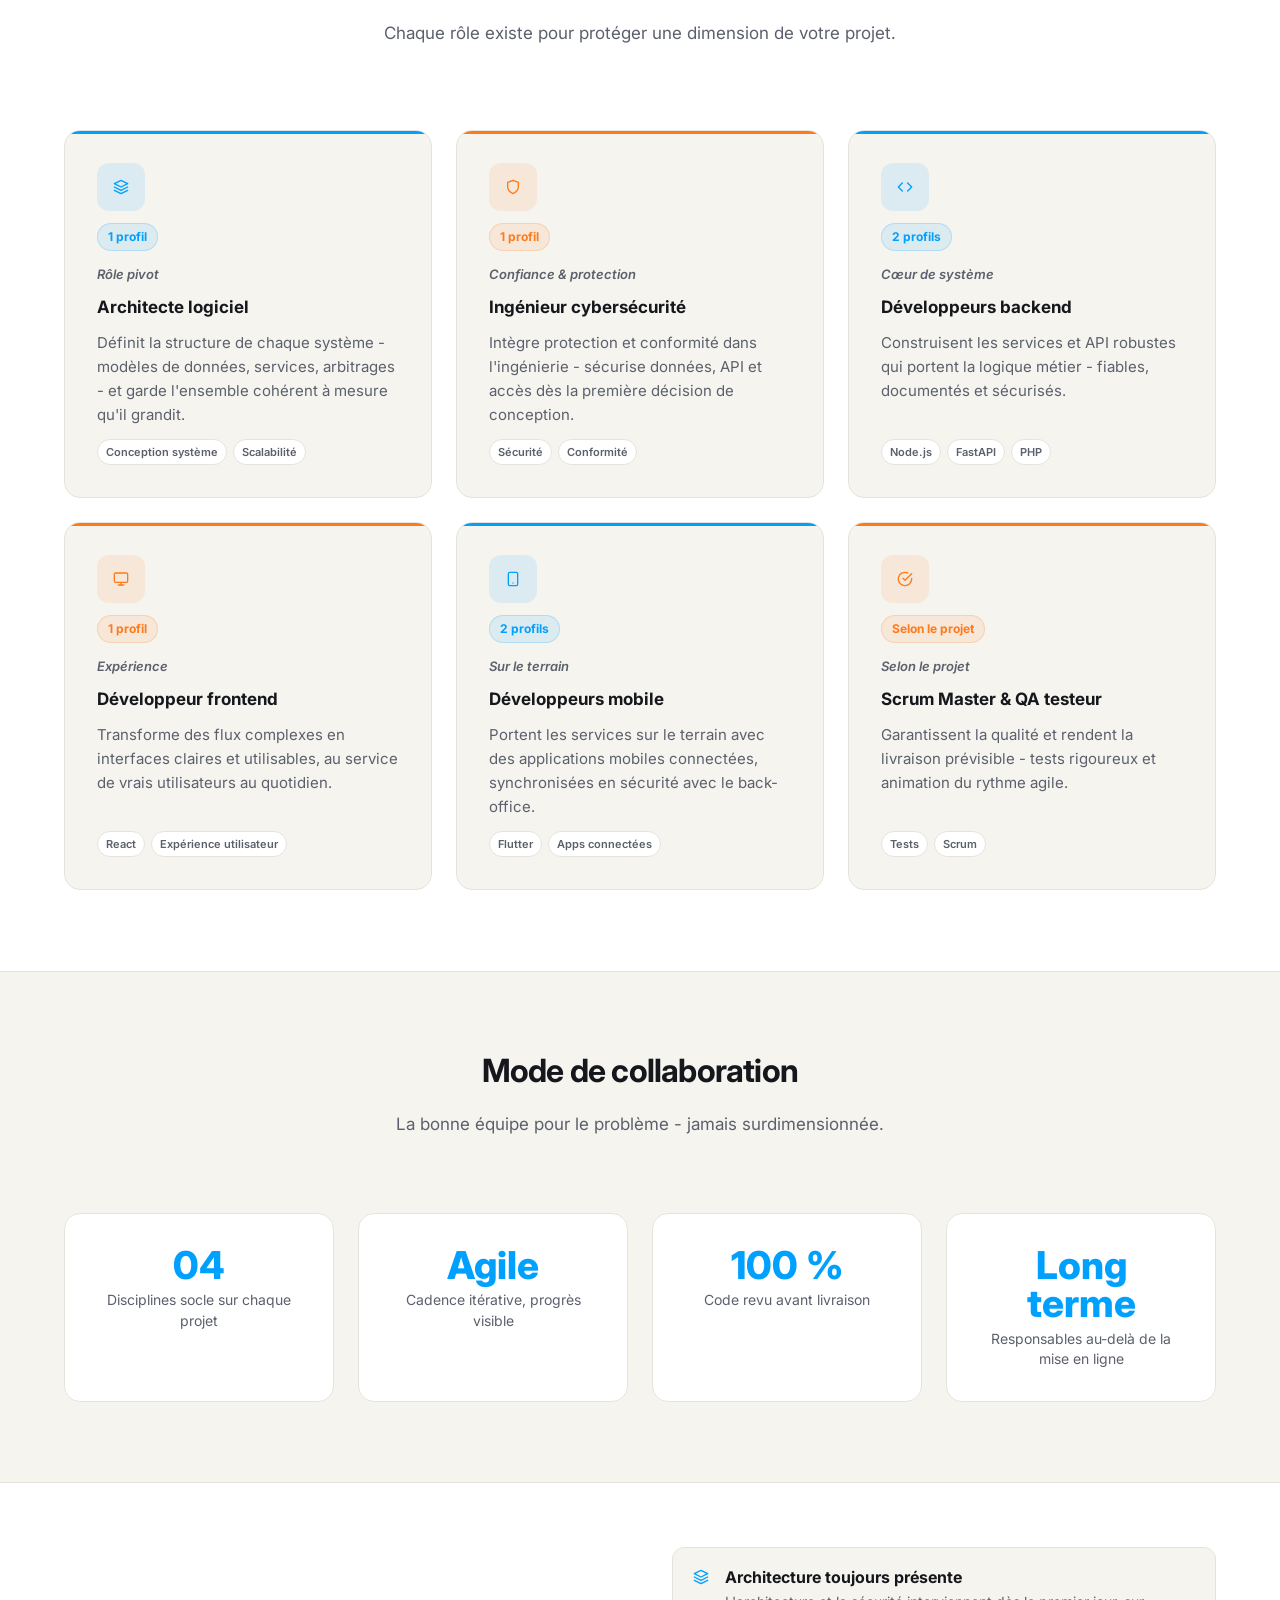
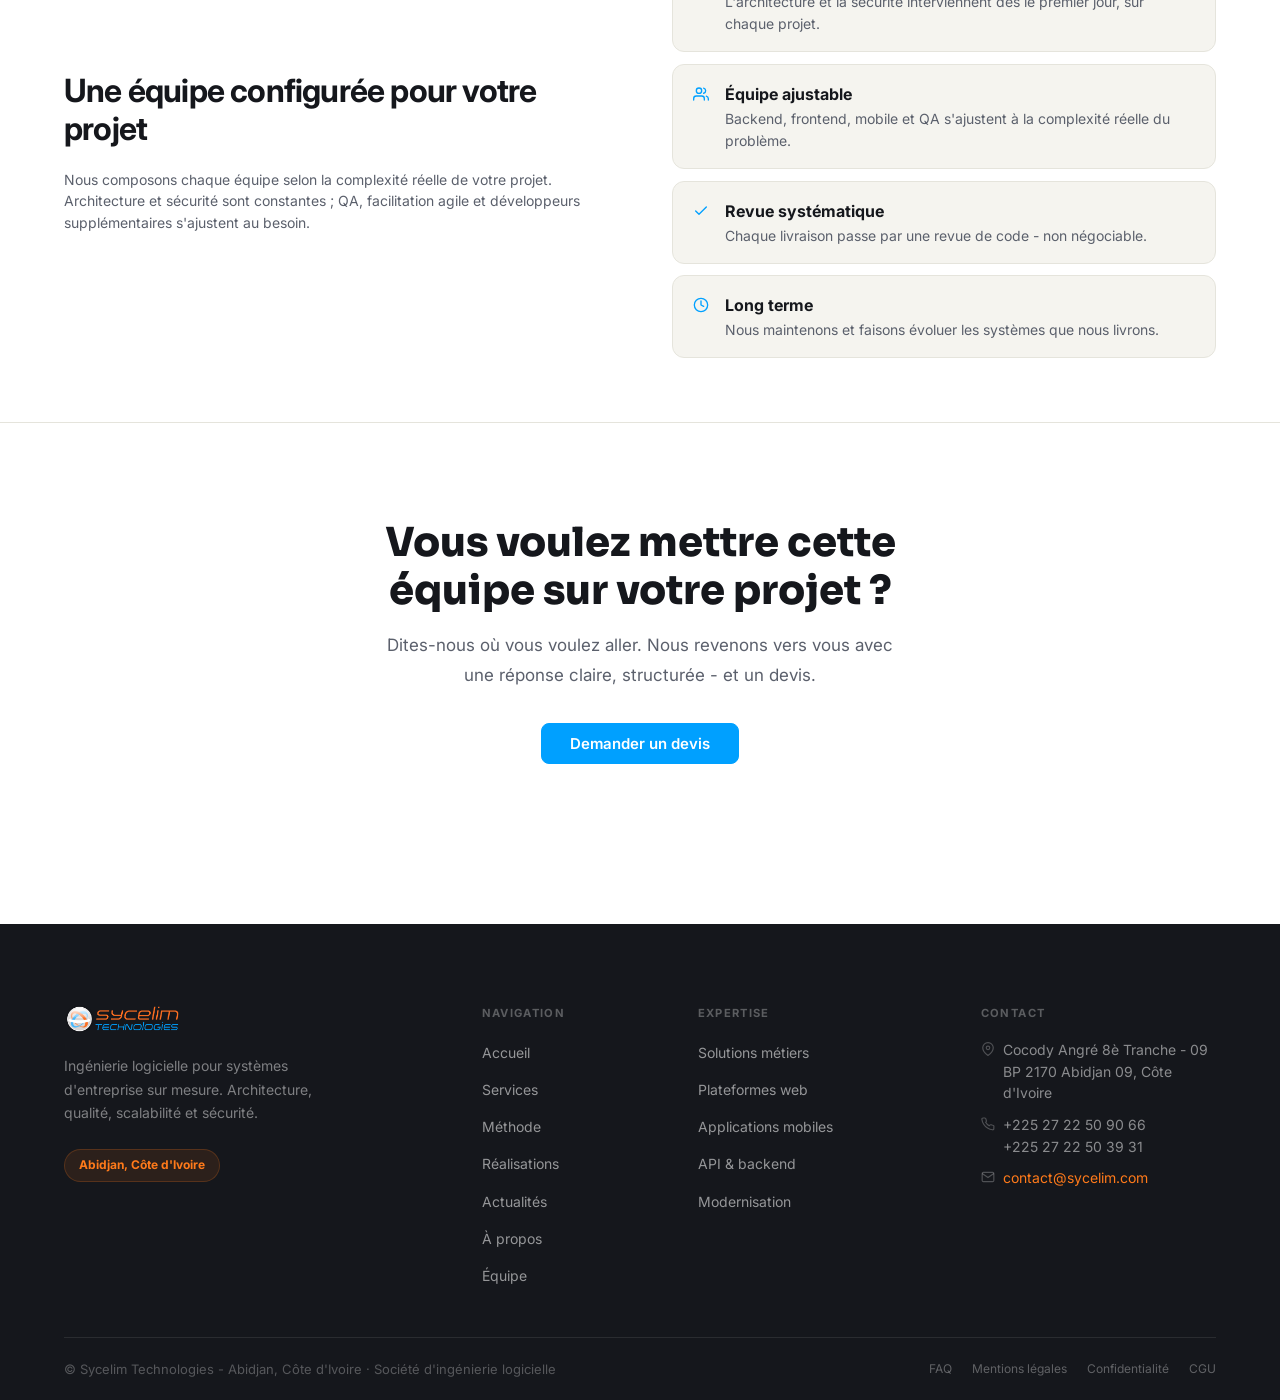
<file: equipe.html>
<!DOCTYPE html>
<html lang="fr" data-theme="light">
<head>
  <meta charset="UTF-8" />
  <script>!function(){var t=localStorage.getItem('sycelim-theme')||(matchMedia('(prefers-color-scheme:dark)').matches?'dark':'light');document.documentElement.setAttribute('data-theme',t)}()</script>
  <meta name="viewport" content="width=device-width, initial-scale=1.0" />
  <title>Notre Équipe - Sycelim Technologies</title>
  <meta name="description" content="L'équipe d'ingénieurs Sycelim Technologies - architecte, sécurité, backend, frontend, mobile." />
  <meta name="theme-color" content="#00a0ff" />
  <meta property="og:title" content="Notre Équipe - Sycelim Technologies" />
  <meta property="og:description" content="L'équipe d'ingénieurs Sycelim Technologies - architecte, sécurité, backend, frontend, mobile." />
  <meta property="og:type" content="website" />
  <meta property="og:image" content="logos/logo_all.png" />
  <link rel="preconnect" href="https://fonts.googleapis.com" />
  <link rel="preconnect" href="https://fonts.gstatic.com" crossorigin />
  <link href="https://fonts.googleapis.com/css2?family=Sora:wght@600;700;800&family=Inter:wght@400;500;600;700;800&display=swap" rel="stylesheet" />
  <link rel="stylesheet" href="css/style.css" />
  <link rel="icon" type="image/png" href="logos/logo_icon.png" />
</head>
<body>
<!-- ================================================================
  ⚠  TEXTES - NE PAS MODIFIER DANS CE FICHIER
  Source de vérité : locales/fr.json (français) · locales/en.json (anglais)
  Les éléments avec data-i18n="clé" sont remplis automatiquement par le JS.
  Tout texte écrit ici directement sera écrasé au chargement de la page.
================================================================ -->

<!-- NAVBAR -->
<header class="navbar" id="navbar">
  <div class="container">
    <div class="navbar-inner">
      <a href="index.html" class="navbar-logo" aria-label="Sycelim Technologies - Accueil">
        <img src="logos/logo_all.png" alt="Sycelim Technologies" />
      </a>
      <nav class="navbar-nav" aria-label="Navigation principale">
        <a href="index.html"          class="nav-link" data-page="index"        data-i18n="nav.home">Accueil</a>
        <a href="services.html"       class="nav-link" data-page="services"     data-i18n="nav.services">Services</a>
        <a href="methode.html"        class="nav-link" data-page="methode"      data-i18n="nav.method">Méthode</a>
        <a href="realisations.html"   class="nav-link" data-page="realisations" data-i18n="nav.work">Réalisations</a>
        <a href="actualites.html"     class="nav-link" data-page="actualites"   data-i18n="nav.news">Actualités</a>
        <a href="a-propos.html"       class="nav-link" data-page="a-propos"     data-i18n="nav.about">À propos</a>
        <a href="equipe.html"         class="nav-link active" data-page="equipe" data-i18n="nav.team">Équipe</a>
      </nav>
      <div class="navbar-actions">
        <button class="btn-lang" aria-label="Changer de langue" title="Switch language">
          <span class="lang-fr-label active"><img src="images/flag-fr.svg" alt="Français" class="flag-img" /></span>
          <span class="sep">/</span>
          <span class="lang-en-label"><img src="images/flag-gb.svg" alt="English" class="flag-img" /></span>
        </button>
        <button class="btn-theme" aria-label="Basculer thème sombre/clair">
          <svg class="icon-sun" xmlns="http://www.w3.org/2000/svg" width="16" height="16" viewBox="0 0 24 24" fill="none" stroke="currentColor" stroke-width="2" stroke-linecap="round" stroke-linejoin="round"><circle cx="12" cy="12" r="5"/><line x1="12" y1="1" x2="12" y2="3"/><line x1="12" y1="21" x2="12" y2="23"/><line x1="4.22" y1="4.22" x2="5.64" y2="5.64"/><line x1="18.36" y1="18.36" x2="19.78" y2="19.78"/><line x1="1" y1="12" x2="3" y2="12"/><line x1="21" y1="12" x2="23" y2="12"/><line x1="4.22" y1="19.78" x2="5.64" y2="18.36"/><line x1="18.36" y1="5.64" x2="19.78" y2="4.22"/></svg>
          <svg class="icon-moon" xmlns="http://www.w3.org/2000/svg" width="16" height="16" viewBox="0 0 24 24" fill="none" stroke="currentColor" stroke-width="2" stroke-linecap="round" stroke-linejoin="round"><path d="M21 12.79A9 9 0 1 1 11.21 3 7 7 0 0 0 21 12.79z"/></svg>
        </button>
        <a href="contact.html" class="btn-cta-nav" data-i18n="nav.cta">Demander un devis</a>
        <button class="btn-hamburger" id="hamburger" aria-label="Menu" aria-expanded="false">
          <span></span><span></span><span></span>
        </button>
      </div>
    </div>
  </div>
</header>

<!-- Mobile menu -->
<nav class="mobile-menu" id="mobile-menu" aria-label="Menu mobile">
  <a href="index.html"        class="nav-link" data-page="index"        data-i18n="nav.home">Accueil</a>
  <a href="services.html"     class="nav-link" data-page="services"     data-i18n="nav.services">Services</a>
  <a href="methode.html"      class="nav-link" data-page="methode"      data-i18n="nav.method">Méthode</a>
  <a href="realisations.html" class="nav-link" data-page="realisations" data-i18n="nav.work">Réalisations</a>
  <a href="actualites.html"   class="nav-link" data-page="actualites"   data-i18n="nav.news">Actualités</a>
  <a href="a-propos.html"     class="nav-link" data-page="a-propos"     data-i18n="nav.about">À propos</a>
  <a href="equipe.html"       class="nav-link" data-page="equipe"       data-i18n="nav.team">Équipe</a>
  <div class="mobile-menu-foot">
    <a href="contact.html" class="btn btn-primary" data-i18n="nav.cta">Demander un devis</a>
    <button class="btn-lang" aria-label="Changer de langue">
      <span class="lang-fr-label active"><img src="images/flag-fr.svg" alt="Français" class="flag-img" /></span>
      <span class="sep">/</span>
      <span class="lang-en-label"><img src="images/flag-gb.svg" alt="English" class="flag-img" /></span>
    </button>
  </div>
</nav>

<main>

<!-- ============================================================
     HERO
     ============================================================ -->
<section class="inner-hero" aria-labelledby="team-hero-title">
  <div class="inner-hero-bg" aria-hidden="true"></div>
  <div class="container">
    <div class="inner-hero-inner">
      <span class="eyebrow" data-i18n="team.eyebrow">L'équipe</span>
      <h1 class="inner-hero-title" id="team-hero-title" data-i18n="team.title">Les personnes qui répondent de ce que nous construisons.</h1>
      <p class="inner-hero-lead" data-i18n="team.lead">Une équipe d'ingénieurs complémentaires, organisée par responsabilité. Chaque rôle protège une dimension de votre projet - architecture, sécurité, qualité et livraison.</p>
    </div>
  </div>
</section>

<!-- ============================================================
     SECTION COMPOSITION
     ============================================================ -->
<section class="team-comp-section" aria-labelledby="team-comp-title">
  <div class="container">
    <div class="section-header">
      <h2 class="about-section-title" id="team-comp-title" data-i18n="team.comp.title">Composition de l'équipe</h2>
      <p class="about-section-lead" data-i18n="team.comp.lead">Équipe technique dédiée, complétée selon le projet :</p>
    </div>
    <div class="team-comp-card">
      <ul class="team-comp-list">
        <li class="team-comp-item">
          <span class="team-comp-count">1</span>
          <div class="team-comp-info">
            <strong class="team-comp-name" data-i18n="team.comp.1.name">Architecte logiciel</strong>
            <span class="team-comp-desc" data-i18n="team.comp.1.desc">Définit la structure de chaque système (modèles de données, services, arbitrages) et garde l'ensemble cohérent.</span>
          </div>
        </li>
        <li class="team-comp-item">
          <span class="team-comp-count">1</span>
          <div class="team-comp-info">
            <strong class="team-comp-name" data-i18n="team.comp.2.name">Ingénieur cybersécurité</strong>
            <span class="team-comp-desc" data-i18n="team.comp.2.desc">Intègre protection et conformité dès la première décision de conception.</span>
          </div>
        </li>
        <li class="team-comp-item">
          <span class="team-comp-count">2</span>
          <div class="team-comp-info">
            <strong class="team-comp-name" data-i18n="team.comp.3.name">Développeurs backend</strong>
            <span class="team-comp-desc" data-i18n="team.comp.3.desc">Python (FastAPI, Django REST) et Node.js (NestJS) - services et API robustes, documentés, sécurisés.</span>
          </div>
        </li>
        <li class="team-comp-item">
          <span class="team-comp-count">1</span>
          <div class="team-comp-info">
            <strong class="team-comp-name" data-i18n="team.comp.4.name">Développeur frontend</strong>
            <span class="team-comp-desc" data-i18n="team.comp.4.desc">React - transforme des flux complexes en interfaces claires et utilisables.</span>
          </div>
        </li>
        <li class="team-comp-item">
          <span class="team-comp-count">2</span>
          <div class="team-comp-info">
            <strong class="team-comp-name" data-i18n="team.comp.5.name">Développeurs mobile</strong>
            <span class="team-comp-desc" data-i18n="team.comp.5.desc">Flutter / Dart - applications terrain connectées, synchronisées avec le back-office.</span>
          </div>
        </li>
        <li class="team-comp-item">
          <span class="team-comp-count team-comp-count--orange" data-i18n="team.comp.6.count">Selon le projet</span>
          <div class="team-comp-info">
            <strong class="team-comp-name" data-i18n="team.comp.6.name">Scrum Master & QA testeur</strong>
            <span class="team-comp-desc" data-i18n="team.comp.6.desc">Mobilisés via notre réseau de consultants.</span>
          </div>
        </li>
        <li class="team-comp-item">
          <span class="team-comp-count team-comp-count--grey" data-i18n="team.comp.7.count">Support</span>
          <div class="team-comp-info">
            <strong class="team-comp-name" data-i18n="team.comp.7.name">Pilotage & administration</strong>
            <span class="team-comp-desc" data-i18n="team.comp.7.desc">3 personnes ressources du service Administratif & Financier et 1 Assistante de Direction.</span>
          </div>
        </li>
      </ul>
    </div>
  </div>
</section>

<!-- ============================================================
     SECTION RÔLES
     ============================================================ -->
<section class="team-roles-section" aria-labelledby="team-roles-title">
  <div class="container">
    <div class="section-header">
      <h2 class="about-section-title" id="team-roles-title" data-i18n="team.roles.title">Profils par rôle</h2>
      <p class="about-section-lead" data-i18n="team.roles.sub">Chaque rôle existe pour protéger une dimension de votre projet.</p>
    </div>
    <div class="team-roles-grid">

      <!-- Card 1 - Architecte logiciel -->
      <div class="team-role-card" style="--role-color:#00a0ff;--role-rgb:0,160,255">
        <div class="team-role-icon" aria-hidden="true">
          <svg xmlns="http://www.w3.org/2000/svg" width="16" height="16" viewBox="0 0 24 24" fill="none" stroke="currentColor" stroke-width="2" stroke-linecap="round" stroke-linejoin="round"><polygon points="12 2 2 7 12 12 22 7 12 2"/><polyline points="2 17 12 22 22 17"/><polyline points="2 12 12 17 22 12"/></svg>
        </div>
        <div class="team-role-count" data-i18n="team.role.1.count">1 profil</div>
        <div class="team-role-subtitle" data-i18n="team.role.1.sub">Rôle pivot</div>
        <h3 class="team-role-title" data-i18n="team.comp.1.name">Architecte logiciel</h3>
        <p class="team-role-desc" data-i18n="team.role.1.desc">Définit la structure de chaque système - modèles de données, services, arbitrages - et garde l'ensemble cohérent à mesure qu'il grandit.</p>
        <div class="team-role-skills">
          <span class="team-role-skill" data-i18n="team.role.1.skill1">Conception système</span>
          <span class="team-role-skill" data-i18n="team.role.1.skill2">Scalabilité</span>
        </div>
      </div>

      <!-- Card 2 - Ingénieur cybersécurité -->
      <div class="team-role-card" style="--role-color:#ff7a1a;--role-rgb:255,122,26">
        <div class="team-role-icon" aria-hidden="true">
          <svg xmlns="http://www.w3.org/2000/svg" width="16" height="16" viewBox="0 0 24 24" fill="none" stroke="currentColor" stroke-width="2" stroke-linecap="round" stroke-linejoin="round"><path d="M12 22s8-4 8-10V5l-8-3-8 3v7c0 6 8 10 8 10z"/></svg>
        </div>
        <div class="team-role-count" data-i18n="team.role.2.count">1 profil</div>
        <div class="team-role-subtitle" data-i18n="team.role.2.sub">Confiance &amp; protection</div>
        <h3 class="team-role-title" data-i18n="team.comp.2.name">Ingénieur cybersécurité</h3>
        <p class="team-role-desc" data-i18n="team.role.2.desc">Intègre protection et conformité dans l'ingénierie - sécurise données, API et accès dès la première décision de conception.</p>
        <div class="team-role-skills">
          <span class="team-role-skill" data-i18n="team.role.2.skill1">Sécurité</span>
          <span class="team-role-skill" data-i18n="team.role.2.skill2">Conformité</span>
        </div>
      </div>

      <!-- Card 3 - Développeurs backend -->
      <div class="team-role-card" style="--role-color:#00a0ff;--role-rgb:0,160,255">
        <div class="team-role-icon" aria-hidden="true">
          <svg xmlns="http://www.w3.org/2000/svg" width="16" height="16" viewBox="0 0 24 24" fill="none" stroke="currentColor" stroke-width="2" stroke-linecap="round" stroke-linejoin="round"><polyline points="16 18 22 12 16 6"/><polyline points="8 6 2 12 8 18"/></svg>
        </div>
        <div class="team-role-count" data-i18n="team.role.3.count">2 profils</div>
        <div class="team-role-subtitle" data-i18n="team.role.3.sub">Cœur de système</div>
        <h3 class="team-role-title" data-i18n="team.comp.3.name">Développeurs backend</h3>
        <p class="team-role-desc" data-i18n="team.role.3.desc">Construisent les services et API robustes qui portent la logique métier - fiables, documentés et sécurisés.</p>
        <div class="team-role-skills">
          <span class="team-role-skill">Node.js</span>
          <span class="team-role-skill">FastAPI</span>
          <span class="team-role-skill">PHP</span>
        </div>
      </div>

      <!-- Card 4 - Développeur frontend -->
      <div class="team-role-card" style="--role-color:#ff7a1a;--role-rgb:255,122,26">
        <div class="team-role-icon" aria-hidden="true">
          <svg xmlns="http://www.w3.org/2000/svg" width="16" height="16" viewBox="0 0 24 24" fill="none" stroke="currentColor" stroke-width="2" stroke-linecap="round" stroke-linejoin="round"><rect x="2" y="3" width="20" height="14" rx="2" ry="2"/><line x1="8" y1="21" x2="16" y2="21"/><line x1="12" y1="17" x2="12" y2="21"/></svg>
        </div>
        <div class="team-role-count" data-i18n="team.role.4.count">1 profil</div>
        <div class="team-role-subtitle" data-i18n="team.role.4.sub">Expérience</div>
        <h3 class="team-role-title" data-i18n="team.comp.4.name">Développeur frontend</h3>
        <p class="team-role-desc" data-i18n="team.role.4.desc">Transforme des flux complexes en interfaces claires et utilisables, au service de vrais utilisateurs au quotidien.</p>
        <div class="team-role-skills">
          <span class="team-role-skill">React</span>
          <span class="team-role-skill" data-i18n="team.role.4.skill2">Expérience utilisateur</span>
        </div>
      </div>

      <!-- Card 5 - Développeurs mobile -->
      <div class="team-role-card" style="--role-color:#00a0ff;--role-rgb:0,160,255">
        <div class="team-role-icon" aria-hidden="true">
          <svg xmlns="http://www.w3.org/2000/svg" width="16" height="16" viewBox="0 0 24 24" fill="none" stroke="currentColor" stroke-width="2" stroke-linecap="round" stroke-linejoin="round"><rect x="5" y="2" width="14" height="20" rx="2" ry="2"/><line x1="12" y1="18" x2="12.01" y2="18"/></svg>
        </div>
        <div class="team-role-count" data-i18n="team.role.5.count">2 profils</div>
        <div class="team-role-subtitle" data-i18n="team.role.5.sub">Sur le terrain</div>
        <h3 class="team-role-title" data-i18n="team.comp.5.name">Développeurs mobile</h3>
        <p class="team-role-desc" data-i18n="team.role.5.desc">Portent les services sur le terrain avec des applications mobiles connectées, synchronisées en sécurité avec le back-office.</p>
        <div class="team-role-skills">
          <span class="team-role-skill">Flutter</span>
          <span class="team-role-skill" data-i18n="team.role.5.skill2">Apps connectées</span>
        </div>
      </div>

      <!-- Card 6 - QA & Scrum Masters -->
      <div class="team-role-card" style="--role-color:#ff7a1a;--role-rgb:255,122,26">
        <div class="team-role-icon" aria-hidden="true">
          <svg xmlns="http://www.w3.org/2000/svg" width="16" height="16" viewBox="0 0 24 24" fill="none" stroke="currentColor" stroke-width="2" stroke-linecap="round" stroke-linejoin="round"><path d="M22 11.08V12a10 10 0 1 1-5.93-9.14"/><polyline points="22 4 12 14.01 9 11.01"/></svg>
        </div>
        <div class="team-role-count" data-i18n="team.role.6.count">Selon le projet</div>
        <div class="team-role-subtitle" data-i18n="team.role.6.sub">Selon le projet</div>
        <h3 class="team-role-title" data-i18n="team.comp.6.name">QA &amp; Scrum Masters</h3>
        <p class="team-role-desc" data-i18n="team.role.6.desc">Garantissent la qualité et rendent la livraison prévisible - tests rigoureux et animation du rythme agile.</p>
        <div class="team-role-skills">
          <span class="team-role-skill" data-i18n="team.role.6.skill1">Tests</span>
          <span class="team-role-skill">Scrum</span>
        </div>
      </div>

    </div>
  </div>
</section>

<!-- ============================================================
     SECTION STATS
     ============================================================ -->
<section class="team-stats-section" aria-labelledby="team-stats-title">
  <div class="container">
    <div class="section-header">
      <h2 class="about-section-title" id="team-stats-title" data-i18n="team.stats.title">Mode de collaboration</h2>
      <p class="about-section-lead" data-i18n="team.stats.sub">La bonne équipe pour le problème - jamais surdimensionnée.</p>
    </div>
    <div class="team-stats-grid">
      <div class="team-stat-card">
        <div class="team-stat-num">04</div>
        <div class="team-stat-lbl" data-i18n="team.stat.1">Disciplines socle sur chaque projet</div>
      </div>
      <div class="team-stat-card">
        <div class="team-stat-num">Agile</div>
        <div class="team-stat-lbl" data-i18n="team.stat.2">Cadence itérative, progrès visible</div>
      </div>
      <div class="team-stat-card">
        <div class="team-stat-num">100 %</div>
        <div class="team-stat-lbl" data-i18n="team.stat.3">Code revu avant livraison</div>
      </div>
      <div class="team-stat-card">
        <div class="team-stat-num">Long terme</div>
        <div class="team-stat-lbl" data-i18n="team.stat.4">Responsables au-delà de la mise en ligne</div>
      </div>
    </div>
  </div>
</section>

<!-- ============================================================
     SECTION MODE COLLAB
     ============================================================ -->
<section class="team-collab-section" aria-labelledby="team-collab-title">
  <div class="container">
    <div class="team-collab-inner">
      <div class="team-collab-text">
        <h2 class="about-section-title" id="team-collab-title" data-i18n="team.collab.title">Une équipe configurée pour votre projet</h2>
        <p class="about-section-body" data-i18n="team.collab.lead">Nous composons chaque équipe selon la complexité réelle de votre projet. Architecture et sécurité sont constantes ; QA, facilitation agile et développeurs supplémentaires s'ajustent au besoin.</p>
      </div>
      <ul class="team-collab-list" aria-label="Principes de collaboration">
        <li class="team-collab-item">
          <span class="team-collab-icon" aria-hidden="true">
            <svg xmlns="http://www.w3.org/2000/svg" width="16" height="16" viewBox="0 0 24 24" fill="none" stroke="currentColor" stroke-width="2" stroke-linecap="round" stroke-linejoin="round"><polygon points="12 2 2 7 12 12 22 7 12 2"/><polyline points="2 17 12 22 22 17"/><polyline points="2 12 12 17 22 12"/></svg>
          </span>
          <div class="team-collab-text">
            <strong data-i18n="team.collab.1.title">Architecture toujours présente</strong>
            <p data-i18n="team.collab.1.desc">L'architecture et la sécurité interviennent dès le premier jour, sur chaque projet.</p>
          </div>
        </li>
        <li class="team-collab-item">
          <span class="team-collab-icon" aria-hidden="true">
            <svg xmlns="http://www.w3.org/2000/svg" width="16" height="16" viewBox="0 0 24 24" fill="none" stroke="currentColor" stroke-width="2" stroke-linecap="round" stroke-linejoin="round"><path d="M17 21v-2a4 4 0 0 0-4-4H5a4 4 0 0 0-4 4v2"/><circle cx="9" cy="7" r="4"/><path d="M23 21v-2a4 4 0 0 0-3-3.87"/><path d="M16 3.13a4 4 0 0 1 0 7.75"/></svg>
          </span>
          <div class="team-collab-text">
            <strong data-i18n="team.collab.2.title">Équipe ajustable</strong>
            <p data-i18n="team.collab.2.desc">Backend, frontend, mobile et QA s'ajustent à la complexité réelle du problème.</p>
          </div>
        </li>
        <li class="team-collab-item">
          <span class="team-collab-icon" aria-hidden="true">
            <svg xmlns="http://www.w3.org/2000/svg" width="16" height="16" viewBox="0 0 24 24" fill="none" stroke="currentColor" stroke-width="2" stroke-linecap="round" stroke-linejoin="round"><polyline points="20 6 9 17 4 12"/></svg>
          </span>
          <div class="team-collab-text">
            <strong data-i18n="team.collab.3.title">Revue systématique</strong>
            <p data-i18n="team.collab.3.desc">Chaque livraison passe par une revue de code - non négociable.</p>
          </div>
        </li>
        <li class="team-collab-item">
          <span class="team-collab-icon" aria-hidden="true">
            <svg xmlns="http://www.w3.org/2000/svg" width="16" height="16" viewBox="0 0 24 24" fill="none" stroke="currentColor" stroke-width="2" stroke-linecap="round" stroke-linejoin="round"><circle cx="12" cy="12" r="10"/><polyline points="12 6 12 12 16 14"/></svg>
          </span>
          <div class="team-collab-text">
            <strong data-i18n="team.collab.4.title">Long terme</strong>
            <p data-i18n="team.collab.4.desc">Nous maintenons et faisons évoluer les systèmes que nous livrons.</p>
          </div>
        </li>
      </ul>
    </div>
  </div>
</section>

<!-- ============================================================
     FINAL CTA
     ============================================================ -->
<section class="final-cta" aria-labelledby="team-cta-title">
  <div class="container">
    <div class="section-header">
      <h2 class="final-cta-title" id="team-cta-title" data-i18n="team.cta.title">Vous voulez mettre cette équipe sur votre projet ?</h2>
      <p class="final-cta-sub" data-i18n="cta.sub">Dites-nous où vous voulez aller. Nous revenons vers vous avec une réponse claire, structurée - et un devis.</p>
      <div class="final-cta-actions">
        <a href="contact.html" class="btn btn-primary" data-i18n="nav.cta">Demander un devis</a>
      </div>
    </div>
  </div>
</section>

</main>

<!-- ============================================================
     FOOTER
     ============================================================ -->
<footer class="footer" aria-label="Pied de page">
  <div class="container">
    <div class="footer-grid">
      <div>
        <div class="footer-logo"><img src="logos/logo_all.png" alt="Sycelim Technologies" /></div>
        <p class="footer-tagline" data-i18n="footer.tagline">Ingénierie logicielle pour systèmes d'entreprise sur mesure. Architecture, qualité, scalabilité et sécurité.</p>
        <div class="tags"><span class="badge">Abidjan, Côte d'Ivoire</span></div>
      </div>
      <div>
        <div class="footer-col-title" data-i18n="footer.nav">Navigation</div>
        <ul class="footer-links">
          <li><a href="index.html"        class="footer-link" data-i18n="nav.home">Accueil</a></li>
          <li><a href="services.html"     class="footer-link" data-i18n="nav.services">Services</a></li>
          <li><a href="methode.html"      class="footer-link" data-i18n="nav.method">Méthode</a></li>
          <li><a href="realisations.html" class="footer-link" data-i18n="nav.work">Réalisations</a></li>
          <li><a href="actualites.html"   class="footer-link" data-i18n="nav.news">Actualités</a></li>
          <li><a href="a-propos.html"     class="footer-link" data-i18n="nav.about">À propos</a></li>
          <li><a href="equipe.html"       class="footer-link" data-i18n="nav.team">Équipe</a></li>
        </ul>
      </div>
      <div>
        <div class="footer-col-title" data-i18n="footer.expertise">Expertise</div>
        <ul class="footer-links">
          <li><a href="services.html#solutions-metiers"    class="footer-link" data-i18n="footer.exp.1">Solutions métiers</a></li>
          <li><a href="services.html#plateformes-web"      class="footer-link" data-i18n="footer.exp.2">Plateformes web</a></li>
          <li><a href="services.html#applications-mobiles" class="footer-link" data-i18n="footer.exp.3">Applications mobiles</a></li>
          <li><a href="services.html#api-backend"          class="footer-link" data-i18n="footer.exp.4">API & backend</a></li>
          <li><a href="services.html#modernisation"        class="footer-link" data-i18n="footer.exp.5">Modernisation</a></li>
        </ul>
      </div>
      <div>
        <div class="footer-col-title" data-i18n="footer.contact">Contact</div>
        <div class="footer-contact-item">
          <svg xmlns="http://www.w3.org/2000/svg" viewBox="0 0 24 24" fill="none" stroke="currentColor" stroke-width="2" stroke-linecap="round" stroke-linejoin="round"><path d="M21 10c0 7-9 13-9 13s-9-6-9-13a9 9 0 0 1 18 0z"/><circle cx="12" cy="10" r="3"/></svg>
          <span>Cocody Angré 8è Tranche - 09 BP 2170 Abidjan 09, Côte d'Ivoire</span>
        </div>
        <div class="footer-contact-item">
          <svg xmlns="http://www.w3.org/2000/svg" viewBox="0 0 24 24" fill="none" stroke="currentColor" stroke-width="2"><path d="M22 16.92v3a2 2 0 0 1-2.18 2 19.79 19.79 0 0 1-8.63-3.07A19.5 19.5 0 0 1 4.6 12.41 19.79 19.79 0 0 1 1.5 3.82 2 2 0 0 1 3.48 1.65h3a2 2 0 0 1 2 1.72c.127.96.361 1.903.7 2.81a2 2 0 0 1-.45 2.11L7.91 9.1a16 16 0 0 0 6 6l1.27-1.27a2 2 0 0 1 2.11-.45c.907.339 1.85.573 2.81.7A2 2 0 0 1 22 16.92z"/></svg>
          <span>+225 27 22 50 90 66<br>+225 27 22 50 39 31</span>
        </div>
        <div class="footer-contact-item">
          <svg xmlns="http://www.w3.org/2000/svg" viewBox="0 0 24 24" fill="none" stroke="currentColor" stroke-width="2"><path d="M4 4h16c1.1 0 2 .9 2 2v12c0 1.1-.9 2-2 2H4c-1.1 0-2-.9-2-2V6c0-1.1.9-2 2-2z"/><polyline points="22,6 12,13 2,6"/></svg>
          <a href="mailto:contact@sycelim.com" class="footer-link" style="color:var(--orange)">contact@sycelim.com</a>
        </div>
      </div>
    </div>
    <div class="footer-bottom">
      <p class="footer-copy" data-i18n="footer.copy">© Sycelim Technologies - Abidjan, Côte d'Ivoire · Société d'ingénierie logicielle</p>
      <nav class="footer-legal" aria-label="Liens légaux">
        <a href="faq.html"              class="footer-legal-link" data-i18n="footer.faq">FAQ</a>
        <a href="mentions-legales.html" class="footer-legal-link" data-i18n="footer.legal">Mentions légales</a>
        <a href="confidentialite.html"  class="footer-legal-link" data-i18n="footer.privacy">Confidentialité</a>
        <a href="cgu.html"              class="footer-legal-link" data-i18n="footer.cgu">CGU</a>
      </nav>
    </div>
  </div>
</footer>

<script src="js/main.js"></script>
</body>
</html>
</file>
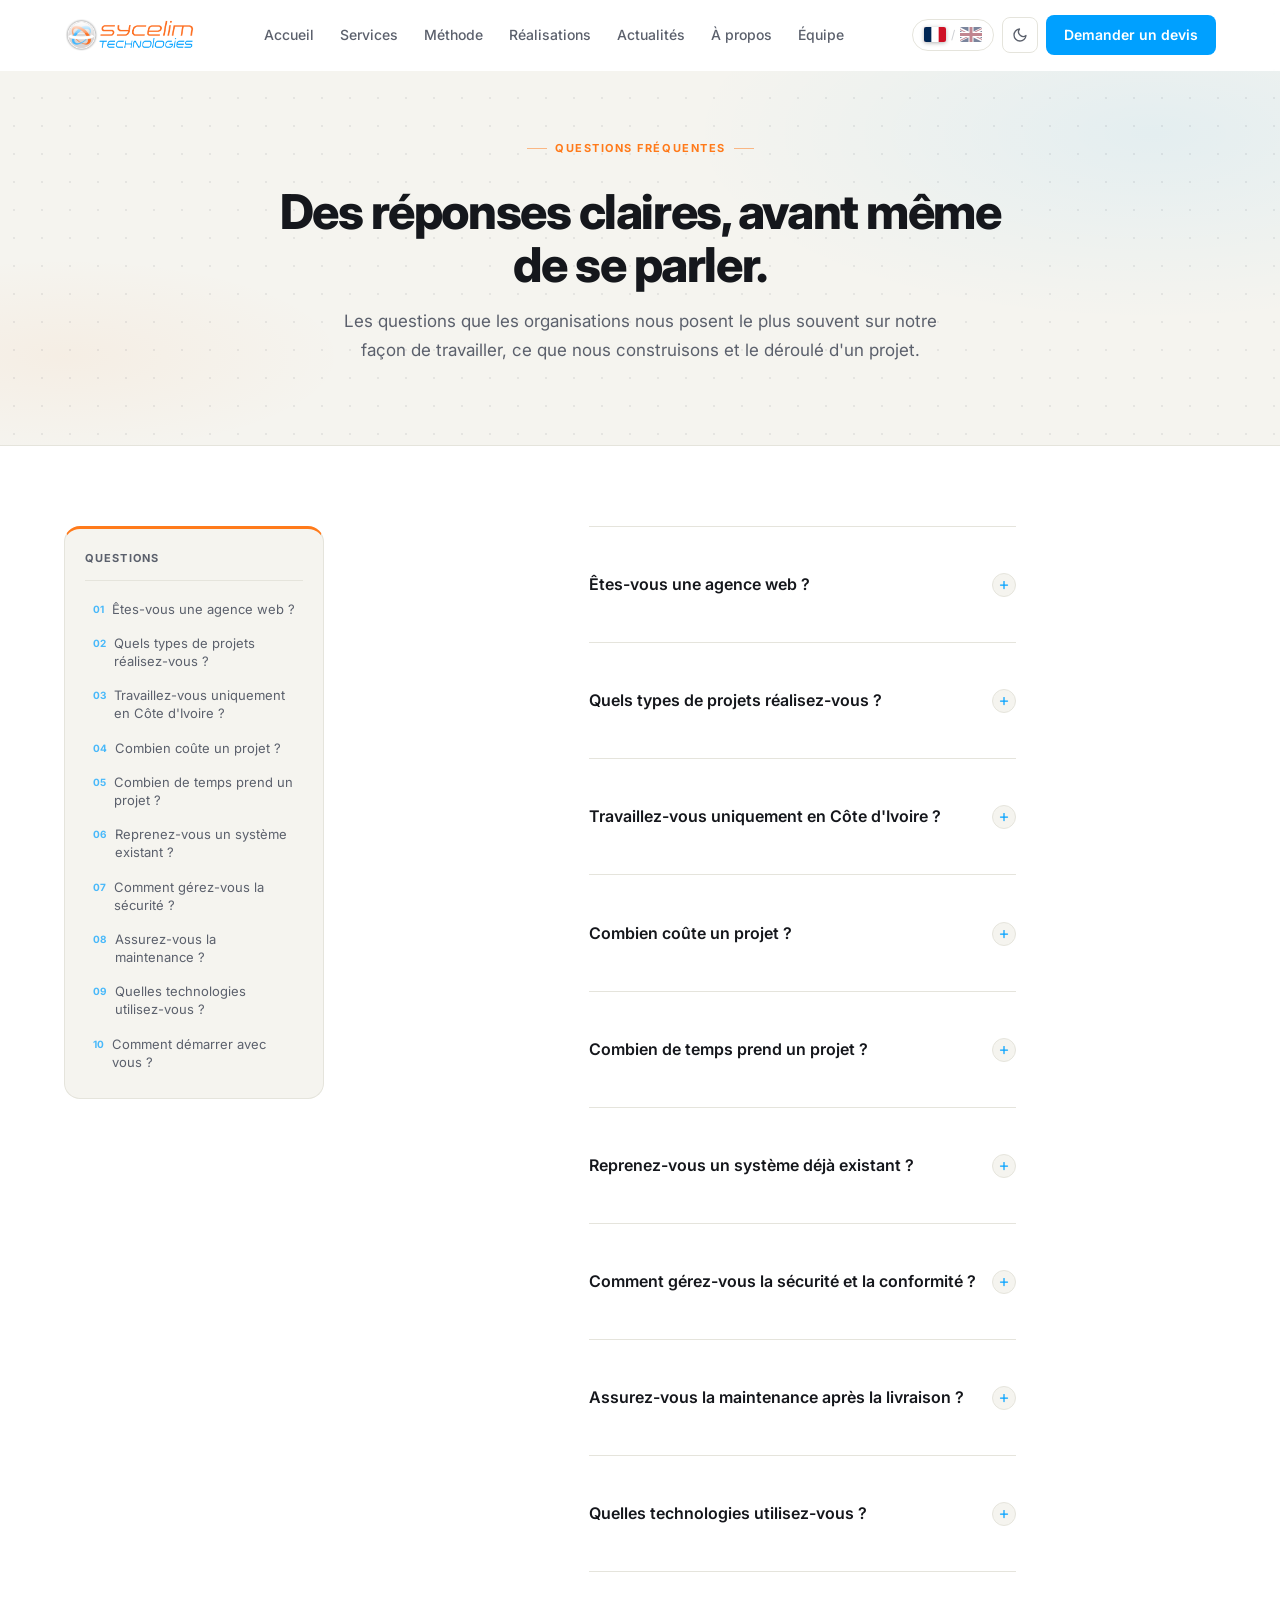
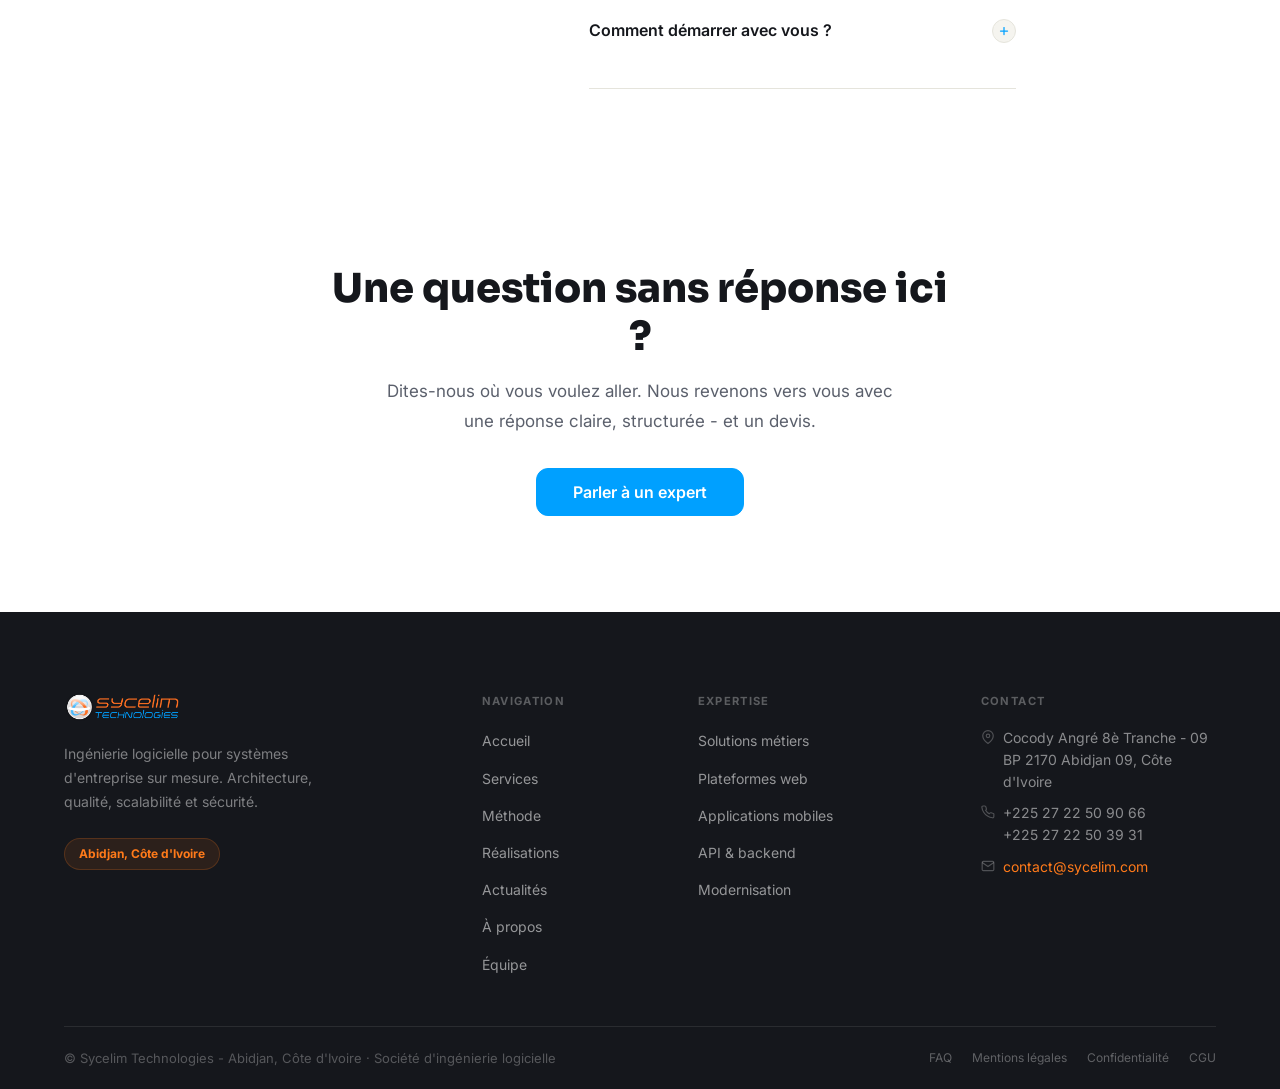
<file: faq.html>
<!DOCTYPE html>
<html lang="fr" data-theme="light">
<head>
  <meta charset="UTF-8" />
  <script>!function(){var t=localStorage.getItem('sycelim-theme')||(matchMedia('(prefers-color-scheme:dark)').matches?'dark':'light');document.documentElement.setAttribute('data-theme',t)}()</script>
  <meta name="viewport" content="width=device-width, initial-scale=1.0" />
  <title>FAQ - Sycelim Technologies</title>
  <meta name="description" content="Questions fréquentes sur Sycelim Technologies, notre méthode de travail et nos projets logiciels." />
  <meta name="theme-color" content="#00a0ff" />
  <meta property="og:title" content="FAQ - Sycelim Technologies" />
  <meta property="og:description" content="Questions fréquentes sur Sycelim Technologies, notre méthode de travail et nos projets logiciels." />
  <meta property="og:type" content="website" />
  <meta property="og:image" content="logos/logo_all.png" />
  <link rel="preconnect" href="https://fonts.googleapis.com" />
  <link rel="preconnect" href="https://fonts.gstatic.com" crossorigin />
  <link href="https://fonts.googleapis.com/css2?family=Sora:wght@600;700;800&family=Inter:wght@400;500;600;700;800&display=swap" rel="stylesheet" />
  <link rel="stylesheet" href="css/style.css" />
  <link rel="icon" type="image/png" href="logos/logo_icon.png" />
</head>
<body>
<!-- ================================================================
  ⚠  TEXTES - NE PAS MODIFIER DANS CE FICHIER
  Source de vérité : locales/fr.json (français) · locales/en.json (anglais)
  Les éléments avec data-i18n="clé" sont remplis automatiquement par le JS.
  Tout texte écrit ici directement sera écrasé au chargement de la page.
================================================================ -->

  <header class="navbar" id="navbar">
    <div class="container">
      <div class="navbar-inner">
        <a href="index.html" class="navbar-logo" aria-label="Sycelim Technologies - Accueil">
          <img src="logos/logo_all.png" alt="Sycelim Technologies" />
        </a>
        <nav class="navbar-nav" aria-label="Navigation principale">
          <a href="index.html"          class="nav-link" data-page="index"        data-i18n="nav.home">Accueil</a>
          <a href="services.html"       class="nav-link" data-page="services"     data-i18n="nav.services">Services</a>
          <a href="methode.html"        class="nav-link" data-page="methode"      data-i18n="nav.method">Méthode</a>
          <a href="realisations.html"   class="nav-link" data-page="realisations" data-i18n="nav.work">Réalisations</a>
          <a href="actualites.html"     class="nav-link" data-page="actualites"   data-i18n="nav.news">Actualités</a>
          <a href="a-propos.html"       class="nav-link" data-page="a-propos"     data-i18n="nav.about">À propos</a>
          <a href="equipe.html"         class="nav-link" data-page="equipe"       data-i18n="nav.team">Équipe</a>
        </nav>
        <div class="navbar-actions">
          <button class="btn-lang" aria-label="Changer de langue" title="Switch language">
            <span class="lang-fr-label active"><img src="images/flag-fr.svg" alt="Français" class="flag-img" /></span>
            <span class="sep">/</span>
            <span class="lang-en-label"><img src="images/flag-gb.svg" alt="English" class="flag-img" /></span>
          </button>
          <button class="btn-theme" aria-label="Basculer thème sombre/clair">
            <svg class="icon-sun" xmlns="http://www.w3.org/2000/svg" width="16" height="16" viewBox="0 0 24 24" fill="none" stroke="currentColor" stroke-width="2" stroke-linecap="round" stroke-linejoin="round"><circle cx="12" cy="12" r="5"/><line x1="12" y1="1" x2="12" y2="3"/><line x1="12" y1="21" x2="12" y2="23"/><line x1="4.22" y1="4.22" x2="5.64" y2="5.64"/><line x1="18.36" y1="18.36" x2="19.78" y2="19.78"/><line x1="1" y1="12" x2="3" y2="12"/><line x1="21" y1="12" x2="23" y2="12"/><line x1="4.22" y1="19.78" x2="5.64" y2="18.36"/><line x1="18.36" y1="5.64" x2="19.78" y2="4.22"/></svg>
            <svg class="icon-moon" xmlns="http://www.w3.org/2000/svg" width="16" height="16" viewBox="0 0 24 24" fill="none" stroke="currentColor" stroke-width="2" stroke-linecap="round" stroke-linejoin="round"><path d="M21 12.79A9 9 0 1 1 11.21 3 7 7 0 0 0 21 12.79z"/></svg>
          </button>
          <a href="contact.html" class="btn-cta-nav" data-i18n="nav.cta">Demander un devis</a>
          <button class="btn-hamburger" id="hamburger" aria-label="Menu" aria-expanded="false">
            <span></span><span></span><span></span>
          </button>
        </div>
      </div>
    </div>
  </header>

  <nav class="mobile-menu" id="mobile-menu" aria-label="Menu mobile">
    <a href="index.html"        class="nav-link" data-page="index"        data-i18n="nav.home">Accueil</a>
    <a href="services.html"     class="nav-link" data-page="services"     data-i18n="nav.services">Services</a>
    <a href="methode.html"      class="nav-link" data-page="methode"      data-i18n="nav.method">Méthode</a>
    <a href="realisations.html" class="nav-link" data-page="realisations" data-i18n="nav.work">Réalisations</a>
    <a href="actualites.html"   class="nav-link" data-page="actualites"   data-i18n="nav.news">Actualités</a>
    <a href="a-propos.html"     class="nav-link" data-page="a-propos"     data-i18n="nav.about">À propos</a>
    <a href="equipe.html"       class="nav-link" data-page="equipe"       data-i18n="nav.team">Équipe</a>
    <div class="mobile-menu-foot">
      <a href="contact.html" class="btn btn-primary" data-i18n="nav.cta">Demander un devis</a>
      <button class="btn-lang" aria-label="Changer de langue">
        <span class="lang-fr-label active"><img src="images/flag-fr.svg" alt="Français" class="flag-img" /></span>
        <span class="sep">/</span>
        <span class="lang-en-label"><img src="images/flag-gb.svg" alt="English" class="flag-img" /></span>
      </button>
    </div>
  </nav>

  <main>

    <!-- Inner hero -->
    <section class="inner-hero" aria-labelledby="faq-hero-title">
      <div class="inner-hero-bg" aria-hidden="true"></div>
      <div class="container">
        <div class="inner-hero-inner">
          <span class="eyebrow" data-i18n="faq.eyebrow">Questions fréquentes</span>
          <h1 class="inner-hero-title" id="faq-hero-title" data-i18n="faq.title">Ce qu'on nous demande le plus souvent.</h1>
          <p class="inner-hero-lead" data-i18n="faq.lead">Des réponses directes sur qui nous sommes, comment nous travaillons, et ce que nous construisons.</p>
        </div>
      </div>
    </section>

    <!-- FAQ section -->
    <section class="faq-section">
      <div class="container">
        <div class="faq-layout">

          <!-- Aside nav -->
          <aside class="faq-aside" aria-label="Navigation des questions">
            <div class="faq-aside-label" data-i18n="faq.nav.label">Questions</div>
            <nav class="faq-nav" aria-label="Liste des questions">
              <a href="#faq-1"  class="faq-nav-link" data-i18n="faq.nav.1">Êtes-vous une agence web ?</a>
              <a href="#faq-2"  class="faq-nav-link" data-i18n="faq.nav.2">Quels types de projets réalisez-vous ?</a>
              <a href="#faq-3"  class="faq-nav-link" data-i18n="faq.nav.3">Travaillez-vous uniquement en Côte d'Ivoire ?</a>
              <a href="#faq-4"  class="faq-nav-link" data-i18n="faq.nav.4">Combien coûte un projet ?</a>
              <a href="#faq-5"  class="faq-nav-link" data-i18n="faq.nav.5">Combien de temps prend un projet ?</a>
              <a href="#faq-6"  class="faq-nav-link" data-i18n="faq.nav.6">Reprenez-vous un système existant ?</a>
              <a href="#faq-7"  class="faq-nav-link" data-i18n="faq.nav.7">Comment gérez-vous la sécurité ?</a>
              <a href="#faq-8"  class="faq-nav-link" data-i18n="faq.nav.8">Assurez-vous la maintenance ?</a>
              <a href="#faq-9"  class="faq-nav-link" data-i18n="faq.nav.9">Quelles technologies utilisez-vous ?</a>
              <a href="#faq-10" class="faq-nav-link" data-i18n="faq.nav.10">Comment démarrer avec vous ?</a>
            </nav>
          </aside>

          <!-- FAQ list -->
          <div class="faq-list">

            <details class="faq-item" id="faq-1">
              <summary class="faq-q">
                <span data-i18n="faq.q1">Êtes-vous une agence web ?</span>
                <span class="faq-q-icon" aria-hidden="true">
                  <svg xmlns="http://www.w3.org/2000/svg" width="12" height="12" viewBox="0 0 24 24" fill="none" stroke="currentColor" stroke-width="2.5" stroke-linecap="round" stroke-linejoin="round"><line x1="12" y1="5" x2="12" y2="19"/><line x1="5" y1="12" x2="19" y2="12"/></svg>
                </span>
              </summary>
              <div class="faq-a" data-i18n="faq.a1">Non. Nous sommes une société d'ingénierie logicielle. Une agence web part d'un template ou d'un framework ; nous partons d'un problème, d'une architecture et d'un modèle de données. Nous construisons des systèmes d'entreprise sur mesure, conçus pour l'échelle, la sécurité et la durée - pas seulement des sites web.</div>
            </details>

            <details class="faq-item" id="faq-2">
              <summary class="faq-q">
                <span data-i18n="faq.q2">Quels types de projets réalisez-vous ?</span>
                <span class="faq-q-icon" aria-hidden="true">
                  <svg xmlns="http://www.w3.org/2000/svg" width="12" height="12" viewBox="0 0 24 24" fill="none" stroke="currentColor" stroke-width="2.5" stroke-linecap="round" stroke-linejoin="round"><line x1="12" y1="5" x2="12" y2="19"/><line x1="5" y1="12" x2="19" y2="12"/></svg>
                </span>
              </summary>
              <div class="faq-a" data-i18n="faq.a2">Des solutions métiers sur mesure (adhésions, cotisations, prestations, facturation), des plateformes web, des applications mobiles, des API et intégrations sécurisées, ainsi que la modernisation de systèmes existants. Nous travaillons notamment avec des organismes mutualistes et d'assurance santé, où la sensibilité des données et la conformité réglementaire sont centrales.</div>
            </details>

            <details class="faq-item" id="faq-3">
              <summary class="faq-q">
                <span data-i18n="faq.q3">Travaillez-vous uniquement en Côte d'Ivoire ?</span>
                <span class="faq-q-icon" aria-hidden="true">
                  <svg xmlns="http://www.w3.org/2000/svg" width="12" height="12" viewBox="0 0 24 24" fill="none" stroke="currentColor" stroke-width="2.5" stroke-linecap="round" stroke-linejoin="round"><line x1="12" y1="5" x2="12" y2="19"/><line x1="5" y1="12" x2="19" y2="12"/></svg>
                </span>
              </summary>
              <div class="faq-a" data-i18n="faq.a3">Nous sommes basés à Abidjan, mais nos systèmes sont déployés au-delà des frontières - y compris pour des organisations de la sous-région ouest-africaine. La même discipline d'ingénierie s'applique partout où le système fonctionne.</div>
            </details>

            <details class="faq-item" id="faq-4">
              <summary class="faq-q">
                <span data-i18n="faq.q4">Combien coûte un projet ?</span>
                <span class="faq-q-icon" aria-hidden="true">
                  <svg xmlns="http://www.w3.org/2000/svg" width="12" height="12" viewBox="0 0 24 24" fill="none" stroke="currentColor" stroke-width="2.5" stroke-linecap="round" stroke-linejoin="round"><line x1="12" y1="5" x2="12" y2="19"/><line x1="5" y1="12" x2="19" y2="12"/></svg>
                </span>
              </summary>
              <div class="faq-a" data-i18n="faq.a4">Cela dépend du périmètre, de la complexité et des contraintes d'intégration - il n'existe pas de tarif fixe pour de l'ingénierie sur mesure. Nous démarrons chaque mission par une phase d'analyse, puis remettons un devis clair et cadré. Le plus simple pour obtenir une estimation est de nous parler de votre projet.</div>
            </details>

            <details class="faq-item" id="faq-5">
              <summary class="faq-q">
                <span data-i18n="faq.q5">Combien de temps prend un projet ?</span>
                <span class="faq-q-icon" aria-hidden="true">
                  <svg xmlns="http://www.w3.org/2000/svg" width="12" height="12" viewBox="0 0 24 24" fill="none" stroke="currentColor" stroke-width="2.5" stroke-linecap="round" stroke-linejoin="round"><line x1="12" y1="5" x2="12" y2="19"/><line x1="5" y1="12" x2="19" y2="12"/></svg>
                </span>
              </summary>
              <div class="faq-a" data-i18n="faq.a5">Là encore, cela dépend du périmètre. Plutôt que de promettre un délai irréaliste, nous travaillons par phases claires - analyse et architecture d'abord, puis livraison itérative - afin que vous voyiez un logiciel fonctionnel tôt et que l'avancement reste prévisible.</div>
            </details>

            <details class="faq-item" id="faq-6">
              <summary class="faq-q">
                <span data-i18n="faq.q6">Reprenez-vous un système déjà existant ?</span>
                <span class="faq-q-icon" aria-hidden="true">
                  <svg xmlns="http://www.w3.org/2000/svg" width="12" height="12" viewBox="0 0 24 24" fill="none" stroke="currentColor" stroke-width="2.5" stroke-linecap="round" stroke-linejoin="round"><line x1="12" y1="5" x2="12" y2="19"/><line x1="5" y1="12" x2="19" y2="12"/></svg>
                </span>
              </summary>
              <div class="faq-a" data-i18n="faq.a6">Oui. Moderniser un système existant ne signifie presque jamais tout réécrire d'un coup. Nous cartographions l'existant, isolons les zones à risque, les sécurisons par des tests, puis modernisons de façon incrémentale - en gardant le système en service à chaque étape.</div>
            </details>

            <details class="faq-item" id="faq-7">
              <summary class="faq-q">
                <span data-i18n="faq.q7">Comment gérez-vous la sécurité et la conformité ?</span>
                <span class="faq-q-icon" aria-hidden="true">
                  <svg xmlns="http://www.w3.org/2000/svg" width="12" height="12" viewBox="0 0 24 24" fill="none" stroke="currentColor" stroke-width="2.5" stroke-linecap="round" stroke-linejoin="round"><line x1="12" y1="5" x2="12" y2="19"/><line x1="5" y1="12" x2="19" y2="12"/></svg>
                </span>
              </summary>
              <div class="faq-a" data-i18n="faq.a7">La sécurité est une décision d'architecture, pas un audit de dernière minute. Contrôle d'accès, chiffrement des données sensibles, API sécurisées et conformité réglementaire sont conçus dès les premières décisions - un ingénieur cybersécurité intervient dès le départ, pas à la fin.</div>
            </details>

            <details class="faq-item" id="faq-8">
              <summary class="faq-q">
                <span data-i18n="faq.q8">Assurez-vous la maintenance après la livraison ?</span>
                <span class="faq-q-icon" aria-hidden="true">
                  <svg xmlns="http://www.w3.org/2000/svg" width="12" height="12" viewBox="0 0 24 24" fill="none" stroke="currentColor" stroke-width="2.5" stroke-linecap="round" stroke-linejoin="round"><line x1="12" y1="5" x2="12" y2="19"/><line x1="5" y1="12" x2="19" y2="12"/></svg>
                </span>
              </summary>
              <div class="faq-a" data-i18n="faq.a8">Oui. Nous nous concevons comme un partenaire de long terme, responsable des systèmes que nous livrons - pas un prestataire qui disparaît une fois le système en ligne. Maintenance, évolution et support font partie de notre façon de travailler.</div>
            </details>

            <details class="faq-item" id="faq-9">
              <summary class="faq-q">
                <span data-i18n="faq.q9">Quelles technologies utilisez-vous ?</span>
                <span class="faq-q-icon" aria-hidden="true">
                  <svg xmlns="http://www.w3.org/2000/svg" width="12" height="12" viewBox="0 0 24 24" fill="none" stroke="currentColor" stroke-width="2.5" stroke-linecap="round" stroke-linejoin="round"><line x1="12" y1="5" x2="12" y2="19"/><line x1="5" y1="12" x2="19" y2="12"/></svg>
                </span>
              </summary>
              <div class="faq-a" data-i18n="faq.a9">Nous choisissons la technologie selon le problème, et non l'inverse. Selon les projets, cela inclut Node.js, FastAPI et PHP côté backend, React côté frontend, Flutter pour le mobile, et des solutions ERP comme Odoo lorsqu'elles sont pertinentes - toujours reliées par des API sécurisées.</div>
            </details>

            <details class="faq-item" id="faq-10">
              <summary class="faq-q">
                <span data-i18n="faq.q10">Comment démarrer avec vous ?</span>
                <span class="faq-q-icon" aria-hidden="true">
                  <svg xmlns="http://www.w3.org/2000/svg" width="12" height="12" viewBox="0 0 24 24" fill="none" stroke="currentColor" stroke-width="2.5" stroke-linecap="round" stroke-linejoin="round"><line x1="12" y1="5" x2="12" y2="19"/><line x1="5" y1="12" x2="19" y2="12"/></svg>
                </span>
              </summary>
              <div class="faq-a" data-i18n="faq.a10">Parlez-nous de votre projet via le formulaire de contact, ou contactez-nous directement. Nous commençons par un échange pour comprendre le problème, puis proposons une phase d'analyse - la véritable première étape de tout système solide.</div>
            </details>

          </div>
        </div>
      </div>
    </section>

    <!-- Final CTA -->
    <section class="final-cta">
      <div class="container">
        <h2 class="final-cta-title anim-fade-up" data-i18n="faq.cta.title">Une question sans réponse ici ?</h2>
        <p class="final-cta-sub anim-fade-up anim-delay-1" data-i18n="cta.sub">Dites-nous où vous voulez aller. Nous revenons vers vous avec une réponse claire, structurée - et un devis.</p>
        <div class="final-cta-actions anim-fade-up anim-delay-2">
          <a href="contact.html" class="btn btn-primary btn-lg" data-i18n="svc.uncertainty.cta">Parler à un expert</a>
        </div>
      </div>
    </section>

  </main>

  <footer class="footer" aria-label="Pied de page">
    <div class="container">
      <div class="footer-grid">
        <div>
          <div class="footer-logo"><img src="logos/logo_all.png" alt="Sycelim Technologies" /></div>
          <p class="footer-tagline" data-i18n="footer.tagline">Ingénierie logicielle pour systèmes d'entreprise sur mesure. Architecture, qualité, scalabilité et sécurité.</p>
          <div class="tags"><span class="badge">Abidjan, Côte d'Ivoire</span></div>
        </div>
        <div>
          <div class="footer-col-title" data-i18n="footer.nav">Navigation</div>
          <ul class="footer-links">
            <li><a href="index.html" class="footer-link" data-i18n="nav.home">Accueil</a></li>
            <li><a href="services.html" class="footer-link" data-i18n="nav.services">Services</a></li>
            <li><a href="methode.html" class="footer-link" data-i18n="nav.method">Méthode</a></li>
            <li><a href="realisations.html" class="footer-link" data-i18n="nav.work">Réalisations</a></li>
            <li><a href="actualites.html" class="footer-link" data-i18n="nav.news">Actualités</a></li>
            <li><a href="a-propos.html" class="footer-link" data-i18n="nav.about">À propos</a></li>
            <li><a href="equipe.html" class="footer-link" data-i18n="nav.team">Équipe</a></li>
          </ul>
        </div>
        <div>
          <div class="footer-col-title" data-i18n="footer.expertise">Expertise</div>
          <ul class="footer-links">
            <li><a href="services.html#solutions-metiers" class="footer-link" data-i18n="footer.exp.1">Solutions métiers</a></li>
            <li><a href="services.html#plateformes-web" class="footer-link" data-i18n="footer.exp.2">Plateformes web</a></li>
            <li><a href="services.html#applications-mobiles" class="footer-link" data-i18n="footer.exp.3">Applications mobiles</a></li>
            <li><a href="services.html#api-backend" class="footer-link" data-i18n="footer.exp.4">API &amp; backend</a></li>
            <li><a href="services.html#modernisation" class="footer-link" data-i18n="footer.exp.5">Modernisation</a></li>
          </ul>
        </div>
        <div>
          <div class="footer-col-title" data-i18n="footer.contact">Contact</div>
          <div class="footer-contact-item">
            <svg xmlns="http://www.w3.org/2000/svg" viewBox="0 0 24 24" fill="none" stroke="currentColor" stroke-width="2" stroke-linecap="round" stroke-linejoin="round"><path d="M21 10c0 7-9 13-9 13s-9-6-9-13a9 9 0 0 1 18 0z"/><circle cx="12" cy="10" r="3"/></svg>
            <span>Cocody Angré 8è Tranche - 09 BP 2170 Abidjan 09, Côte d'Ivoire</span>
          </div>
          <div class="footer-contact-item">
            <svg xmlns="http://www.w3.org/2000/svg" viewBox="0 0 24 24" fill="none" stroke="currentColor" stroke-width="2"><path d="M22 16.92v3a2 2 0 0 1-2.18 2 19.79 19.79 0 0 1-8.63-3.07A19.5 19.5 0 0 1 4.6 12.41 19.79 19.79 0 0 1 1.5 3.82 2 2 0 0 1 3.48 1.65h3a2 2 0 0 1 2 1.72c.127.96.361 1.903.7 2.81a2 2 0 0 1-.45 2.11L7.91 9.1a16 16 0 0 0 6 6l1.27-1.27a2 2 0 0 1 2.11-.45c.907.339 1.85.573 2.81.7A2 2 0 0 1 22 16.92z"/></svg>
            <span>+225 27 22 50 90 66<br>+225 27 22 50 39 31</span>
          </div>
          <div class="footer-contact-item">
            <svg xmlns="http://www.w3.org/2000/svg" viewBox="0 0 24 24" fill="none" stroke="currentColor" stroke-width="2"><path d="M4 4h16c1.1 0 2 .9 2 2v12c0 1.1-.9 2-2 2H4c-1.1 0-2-.9-2-2V6c0-1.1.9-2 2-2z"/><polyline points="22,6 12,13 2,6"/></svg>
            <a href="mailto:contact@sycelim.com" class="footer-link" style="color:var(--orange)">contact@sycelim.com</a>
          </div>
        </div>
      </div>
      <div class="footer-bottom">
        <p class="footer-copy" data-i18n="footer.copy">© Sycelim Technologies - Abidjan, Côte d'Ivoire · Société d'ingénierie logicielle</p>
        <nav class="footer-legal" aria-label="Liens légaux">
          <a href="faq.html" class="footer-legal-link" data-i18n="footer.faq">FAQ</a>
          <a href="mentions-legales.html" class="footer-legal-link" data-i18n="footer.legal">Mentions légales</a>
          <a href="confidentialite.html" class="footer-legal-link" data-i18n="footer.privacy">Confidentialité</a>
          <a href="cgu.html" class="footer-legal-link" data-i18n="footer.cgu">CGU</a>
        </nav>
      </div>
    </div>
  </footer>

  <script src="js/main.js"></script>
</body>
</html>
</file>
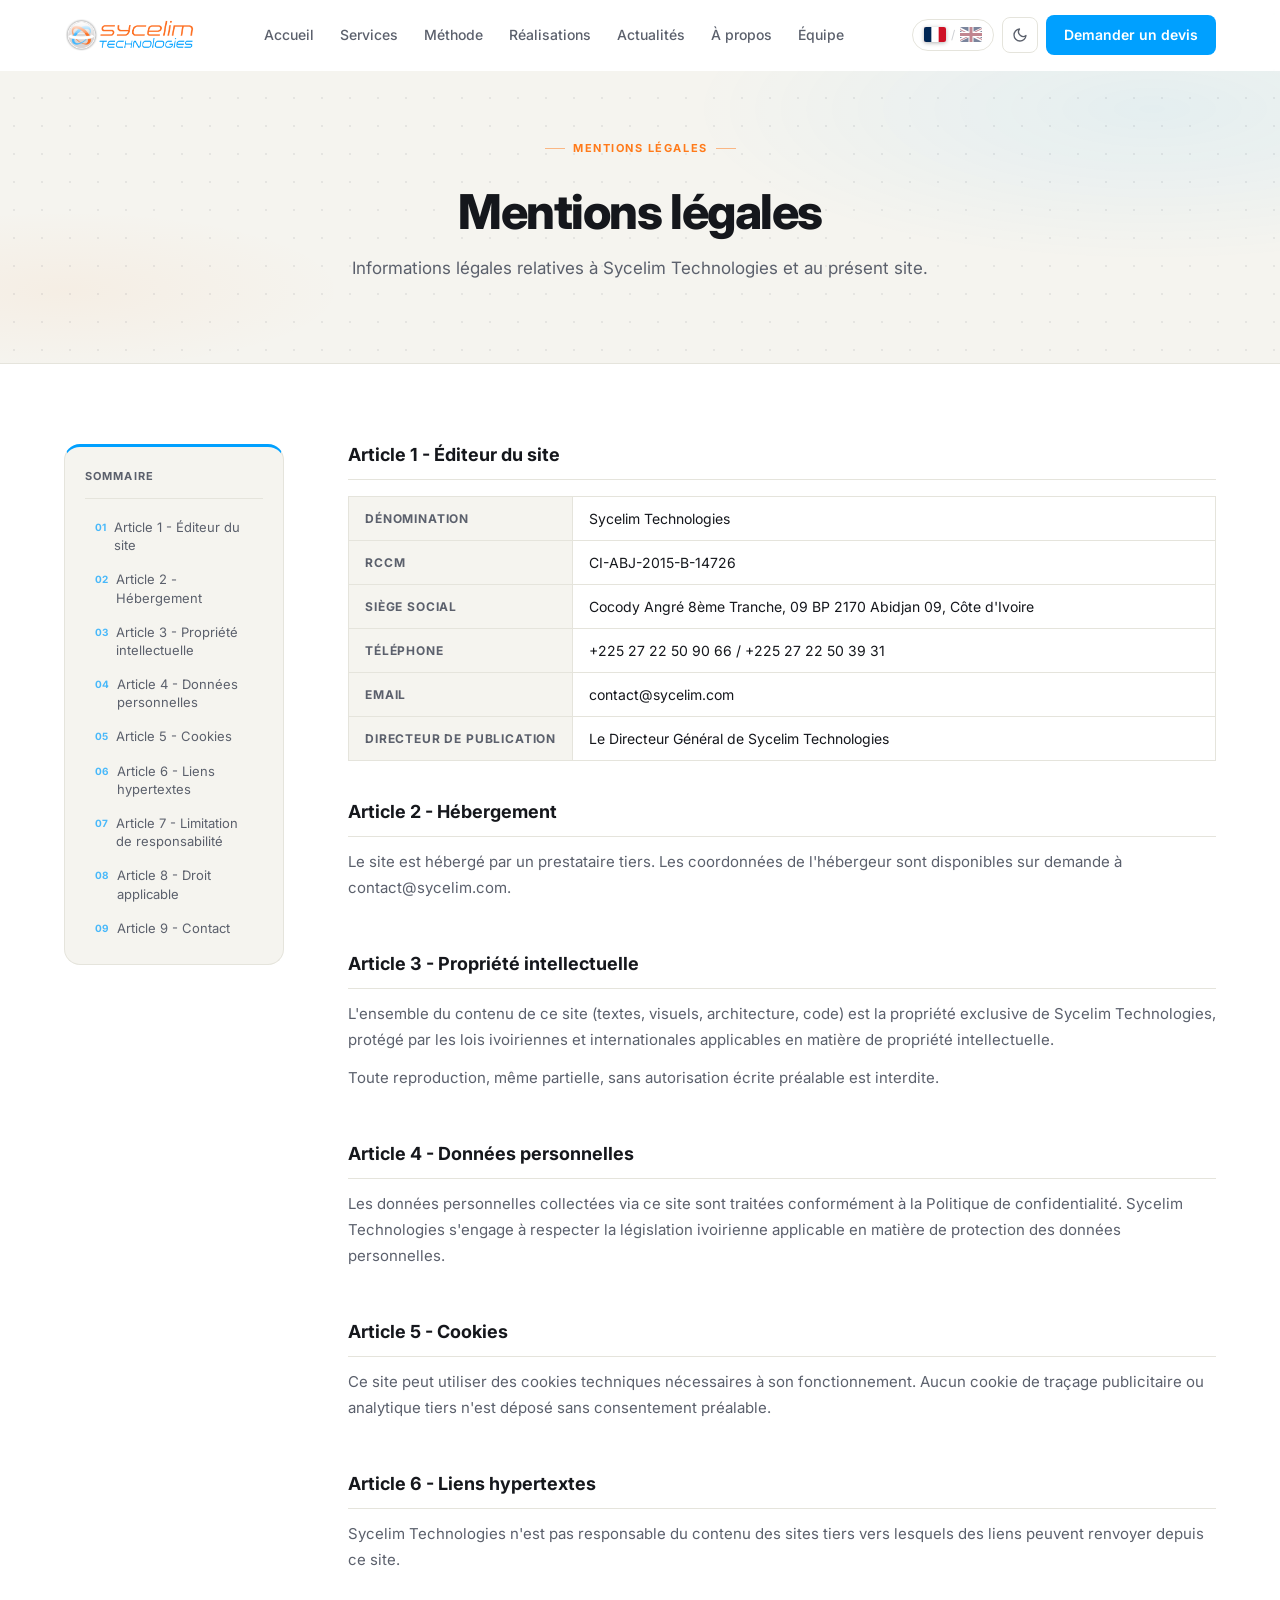
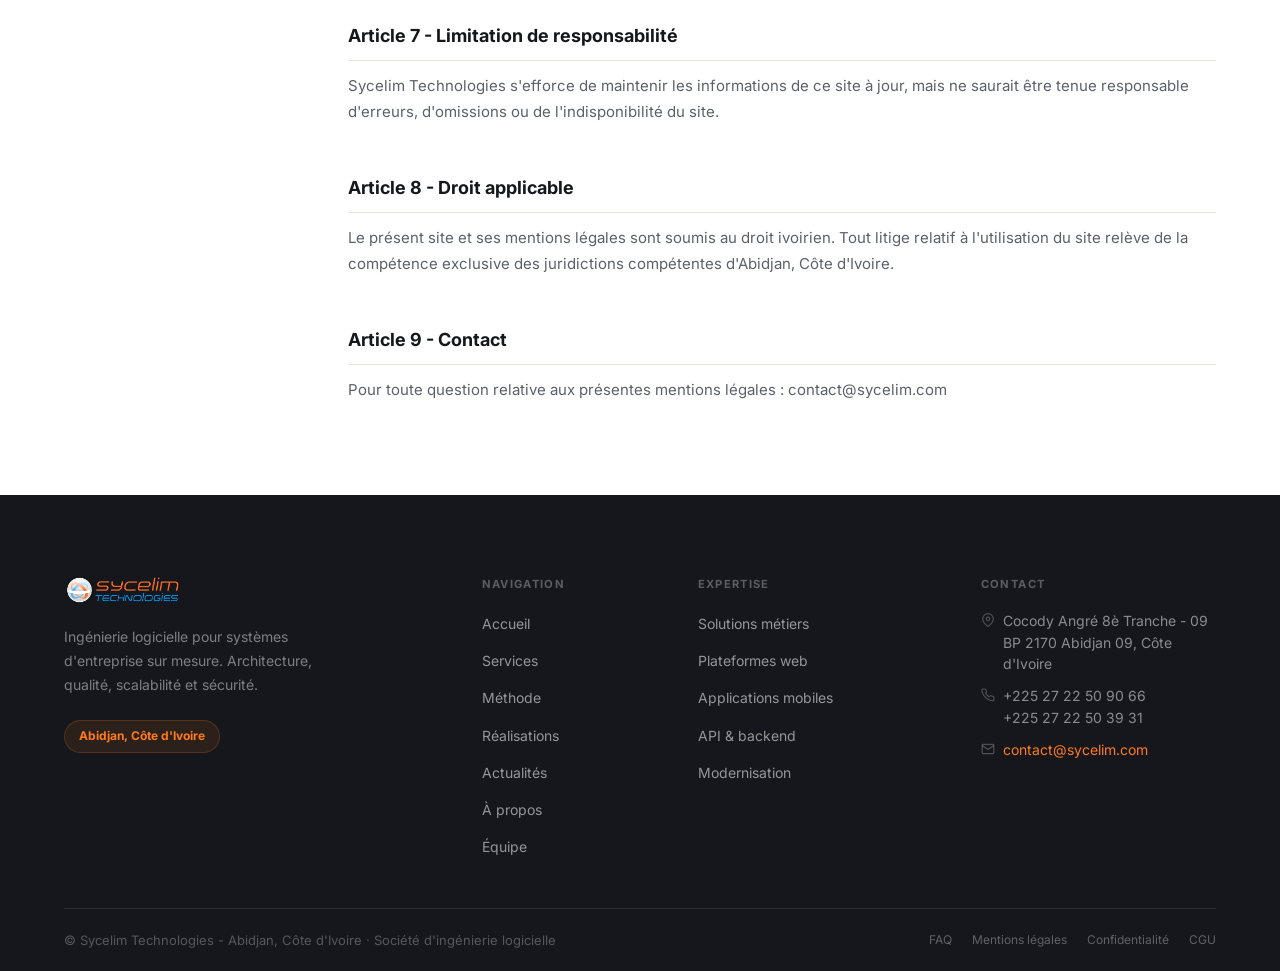
<file: mentions-legales.html>
<!DOCTYPE html>
<html lang="fr" data-theme="light">
<head>
  <meta charset="UTF-8" />
  <script>!function(){var t=localStorage.getItem('sycelim-theme')||(matchMedia('(prefers-color-scheme:dark)').matches?'dark':'light');document.documentElement.setAttribute('data-theme',t)}()</script>
  <meta name="viewport" content="width=device-width, initial-scale=1.0" />
  <title>Mentions légales - Sycelim Technologies</title>
  <meta name="description" content="Mentions légales de Sycelim Technologies : éditeur, hébergement, propriété intellectuelle, données personnelles et droit applicable." />
  <meta name="robots" content="noindex" />
  <meta name="theme-color" content="#00a0ff" />
  <link rel="preconnect" href="https://fonts.googleapis.com" />
  <link rel="preconnect" href="https://fonts.gstatic.com" crossorigin />
  <link href="https://fonts.googleapis.com/css2?family=Sora:wght@600;700;800&family=Inter:wght@400;500;600;700;800&display=swap" rel="stylesheet" />
  <link rel="stylesheet" href="css/style.css" />
  <link rel="icon" type="image/png" href="logos/logo_icon.png" />
</head>
<body>
<!-- ================================================================
  ⚠  TEXTES - NE PAS MODIFIER DANS CE FICHIER
  Source de vérité : locales/fr.json (français) · locales/en.json (anglais)
  Les éléments avec data-i18n="clé" sont remplis automatiquement par le JS.
  Tout texte écrit ici directement sera écrasé au chargement de la page.
================================================================ -->

<header class="navbar" id="navbar">
  <div class="container">
    <div class="navbar-inner">
      <a href="index.html" class="navbar-logo" aria-label="Sycelim Technologies - Accueil">
        <img src="logos/logo_all.png" alt="Sycelim Technologies" />
      </a>
      <nav class="navbar-nav" aria-label="Navigation principale">
        <a href="index.html"          class="nav-link" data-page="index"        data-i18n="nav.home">Accueil</a>
        <a href="services.html"       class="nav-link" data-page="services"     data-i18n="nav.services">Services</a>
        <a href="methode.html"        class="nav-link" data-page="methode"      data-i18n="nav.method">Méthode</a>
        <a href="realisations.html"   class="nav-link" data-page="realisations" data-i18n="nav.work">Réalisations</a>
        <a href="actualites.html"     class="nav-link" data-page="actualites"   data-i18n="nav.news">Actualités</a>
        <a href="a-propos.html"       class="nav-link" data-page="a-propos"     data-i18n="nav.about">À propos</a>
        <a href="equipe.html"         class="nav-link" data-page="equipe"       data-i18n="nav.team">Équipe</a>
      </nav>
      <div class="navbar-actions">
        <button class="btn-lang" aria-label="Changer de langue" title="Switch language">
          <span class="lang-fr-label active"><img src="images/flag-fr.svg" alt="Français" class="flag-img" /></span>
          <span class="sep">/</span>
          <span class="lang-en-label"><img src="images/flag-gb.svg" alt="English" class="flag-img" /></span>
        </button>
        <button class="btn-theme" aria-label="Basculer thème sombre/clair">
          <svg class="icon-sun" xmlns="http://www.w3.org/2000/svg" width="16" height="16" viewBox="0 0 24 24" fill="none" stroke="currentColor" stroke-width="2" stroke-linecap="round" stroke-linejoin="round"><circle cx="12" cy="12" r="5"/><line x1="12" y1="1" x2="12" y2="3"/><line x1="12" y1="21" x2="12" y2="23"/><line x1="4.22" y1="4.22" x2="5.64" y2="5.64"/><line x1="18.36" y1="18.36" x2="19.78" y2="19.78"/><line x1="1" y1="12" x2="3" y2="12"/><line x1="21" y1="12" x2="23" y2="12"/><line x1="4.22" y1="19.78" x2="5.64" y2="18.36"/><line x1="18.36" y1="5.64" x2="19.78" y2="4.22"/></svg>
          <svg class="icon-moon" xmlns="http://www.w3.org/2000/svg" width="16" height="16" viewBox="0 0 24 24" fill="none" stroke="currentColor" stroke-width="2" stroke-linecap="round" stroke-linejoin="round"><path d="M21 12.79A9 9 0 1 1 11.21 3 7 7 0 0 0 21 12.79z"/></svg>
        </button>
        <a href="contact.html" class="btn-cta-nav" data-i18n="nav.cta">Demander un devis</a>
        <button class="btn-hamburger" id="hamburger" aria-label="Menu" aria-expanded="false">
          <span></span><span></span><span></span>
        </button>
      </div>
    </div>
  </div>
</header>
<nav class="mobile-menu" id="mobile-menu" aria-label="Menu mobile">
  <a href="index.html"        class="nav-link" data-page="index"        data-i18n="nav.home">Accueil</a>
  <a href="services.html"     class="nav-link" data-page="services"     data-i18n="nav.services">Services</a>
  <a href="methode.html"      class="nav-link" data-page="methode"      data-i18n="nav.method">Méthode</a>
  <a href="realisations.html" class="nav-link" data-page="realisations" data-i18n="nav.work">Réalisations</a>
  <a href="actualites.html"   class="nav-link" data-page="actualites"   data-i18n="nav.news">Actualités</a>
  <a href="a-propos.html"     class="nav-link" data-page="a-propos"     data-i18n="nav.about">À propos</a>
  <a href="equipe.html"       class="nav-link" data-page="equipe"       data-i18n="nav.team">Équipe</a>
  <div class="mobile-menu-foot">
    <a href="contact.html" class="btn btn-primary" data-i18n="nav.cta">Demander un devis</a>
    <button class="btn-lang" aria-label="Changer de langue">
      <span class="lang-fr-label active"><img src="images/flag-fr.svg" alt="Français" class="flag-img" /></span>
      <span class="sep">/</span>
      <span class="lang-en-label"><img src="images/flag-gb.svg" alt="English" class="flag-img" /></span>
    </button>
  </div>
</nav>

<main>

  <!-- Inner hero -->
  <section class="inner-hero" aria-labelledby="ml-hero-title">
    <div class="inner-hero-bg" aria-hidden="true"></div>
    <div class="container">
      <div class="inner-hero-inner">
        <span class="eyebrow" data-i18n="legal.ml.eyebrow">Mentions légales</span>
        <h1 class="inner-hero-title" id="ml-hero-title" data-i18n="legal.ml.title">Mentions légales</h1>
        <p class="inner-hero-lead" data-i18n="legal.ml.lead">Informations légales relatives à Sycelim Technologies et au présent site.</p>
      </div>
    </div>
  </section>

  <!-- Legal layout -->
  <section class="legal-section">
    <div class="container">
      <div class="legal-layout">

        <!-- TOC Sidebar -->
        <aside class="legal-toc" aria-label="Table des matières">
          <div class="legal-toc-title" data-i18n="legal.toc.label">Sommaire</div>
          <nav>
            <a href="#art-1" class="legal-toc-link" data-i18n="ml.art1.title">Article 1 - Éditeur du site</a>
            <a href="#art-2" class="legal-toc-link" data-i18n="ml.art2.title">Article 2 - Hébergement</a>
            <a href="#art-3" class="legal-toc-link" data-i18n="ml.art3.title">Article 3 - Propriété intellectuelle</a>
            <a href="#art-4" class="legal-toc-link" data-i18n="ml.art4.title">Article 4 - Données personnelles</a>
            <a href="#art-5" class="legal-toc-link" data-i18n="ml.art5.title">Article 5 - Cookies</a>
            <a href="#art-6" class="legal-toc-link" data-i18n="ml.art6.title">Article 6 - Liens hypertextes</a>
            <a href="#art-7" class="legal-toc-link" data-i18n="ml.art7.title">Article 7 - Limitation de responsabilité</a>
            <a href="#art-8" class="legal-toc-link" data-i18n="ml.art8.title">Article 8 - Droit applicable</a>
            <a href="#art-9" class="legal-toc-link" data-i18n="ml.art9.title">Article 9 - Contact</a>
          </nav>
        </aside>

        <!-- Article body -->
        <div class="legal-body">

          <article class="legal-article" id="art-1">
            <h2 class="legal-article-title" data-i18n="ml.art1.title">Article 1 - Éditeur du site</h2>
            <div class="legal-prose" data-lang="fr">
              <table class="legal-ref-table">
                <tbody>
                  <tr><th>Dénomination</th><td>Sycelim Technologies</td></tr>
                  <tr><th>RCCM</th><td>CI-ABJ-2015-B-14726</td></tr>
                  <tr><th>Siège social</th><td>Cocody Angré 8ème Tranche, 09 BP 2170 Abidjan 09, Côte d'Ivoire</td></tr>
                  <tr><th>Téléphone</th><td>+225 27 22 50 90 66 / +225 27 22 50 39 31</td></tr>
                  <tr><th>Email</th><td><a href="mailto:contact@sycelim.com">contact@sycelim.com</a></td></tr>
                  <tr><th>Directeur de publication</th><td>Le Directeur Général de Sycelim Technologies</td></tr>
                </tbody>
              </table>
            </div>
            <div class="legal-prose" data-lang="en" hidden>
              <table class="legal-ref-table">
                <tbody>
                  <tr><th>Company</th><td>Sycelim Technologies</td></tr>
                  <tr><th>RCCM</th><td>CI-ABJ-2015-B-14726</td></tr>
                  <tr><th>Registered office</th><td>Cocody Angré 8ème Tranche, 09 BP 2170 Abidjan 09, Côte d'Ivoire</td></tr>
                  <tr><th>Phone</th><td>+225 27 22 50 90 66 / +225 27 22 50 39 31</td></tr>
                  <tr><th>Email</th><td><a href="mailto:contact@sycelim.com">contact@sycelim.com</a></td></tr>
                  <tr><th>Publication director</th><td>The Chief Executive Officer of Sycelim Technologies</td></tr>
                </tbody>
              </table>
            </div>
          </article>

          <article class="legal-article" id="art-2">
            <h2 class="legal-article-title" data-i18n="ml.art2.title">Article 2 - Hébergement</h2>
            <div class="legal-prose" data-lang="fr">
              <p>Le site est hébergé par un prestataire tiers. Les coordonnées de l'hébergeur sont disponibles sur demande à <a href="mailto:contact@sycelim.com">contact@sycelim.com</a>.</p>
            </div>
            <div class="legal-prose" data-lang="en" hidden>
              <p>The site is hosted by a third-party provider. The host's contact details are available on request at <a href="mailto:contact@sycelim.com">contact@sycelim.com</a>.</p>
            </div>
          </article>

          <article class="legal-article" id="art-3">
            <h2 class="legal-article-title" data-i18n="ml.art3.title">Article 3 - Propriété intellectuelle</h2>
            <div class="legal-prose" data-lang="fr">
              <p>L'ensemble du contenu de ce site (textes, visuels, architecture, code) est la propriété exclusive de Sycelim Technologies, protégé par les lois ivoiriennes et internationales applicables en matière de propriété intellectuelle.</p>
              <p>Toute reproduction, même partielle, sans autorisation écrite préalable est interdite.</p>
            </div>
            <div class="legal-prose" data-lang="en" hidden>
              <p>All content on this site (texts, visuals, architecture, code) is the exclusive property of Sycelim Technologies, protected by applicable Ivorian and international intellectual property law.</p>
              <p>No reproduction, even partial, is permitted without prior written authorisation.</p>
            </div>
          </article>

          <article class="legal-article" id="art-4">
            <h2 class="legal-article-title" data-i18n="ml.art4.title">Article 4 - Données personnelles</h2>
            <div class="legal-prose" data-lang="fr">
              <p>Les données personnelles collectées via ce site sont traitées conformément à la <a href="confidentialite.html">Politique de confidentialité</a>. Sycelim Technologies s'engage à respecter la législation ivoirienne applicable en matière de protection des données personnelles.</p>
            </div>
            <div class="legal-prose" data-lang="en" hidden>
              <p>Personal data collected through this site is processed in accordance with our <a href="confidentialite.html">Privacy Policy</a>. Sycelim Technologies is committed to complying with applicable Ivorian data protection legislation.</p>
            </div>
          </article>

          <article class="legal-article" id="art-5">
            <h2 class="legal-article-title" data-i18n="ml.art5.title">Article 5 - Cookies</h2>
            <div class="legal-prose" data-lang="fr">
              <p>Ce site peut utiliser des cookies techniques nécessaires à son fonctionnement. Aucun cookie de traçage publicitaire ou analytique tiers n'est déposé sans consentement préalable.</p>
            </div>
            <div class="legal-prose" data-lang="en" hidden>
              <p>This site may use technical cookies necessary for its operation. No third-party advertising or analytics tracking cookies are placed without prior consent.</p>
            </div>
          </article>

          <article class="legal-article" id="art-6">
            <h2 class="legal-article-title" data-i18n="ml.art6.title">Article 6 - Liens hypertextes</h2>
            <div class="legal-prose" data-lang="fr">
              <p>Sycelim Technologies n'est pas responsable du contenu des sites tiers vers lesquels des liens peuvent renvoyer depuis ce site.</p>
            </div>
            <div class="legal-prose" data-lang="en" hidden>
              <p>Sycelim Technologies is not responsible for the content of third-party sites to which this site may link.</p>
            </div>
          </article>

          <article class="legal-article" id="art-7">
            <h2 class="legal-article-title" data-i18n="ml.art7.title">Article 7 - Limitation de responsabilité</h2>
            <div class="legal-prose" data-lang="fr">
              <p>Sycelim Technologies s'efforce de maintenir les informations de ce site à jour, mais ne saurait être tenue responsable d'erreurs, d'omissions ou de l'indisponibilité du site.</p>
            </div>
            <div class="legal-prose" data-lang="en" hidden>
              <p>Sycelim Technologies strives to keep the information on this site up to date, but cannot be held liable for errors, omissions or unavailability of the site.</p>
            </div>
          </article>

          <article class="legal-article" id="art-8">
            <h2 class="legal-article-title" data-i18n="ml.art8.title">Article 8 - Droit applicable</h2>
            <div class="legal-prose" data-lang="fr">
              <p>Le présent site et ses mentions légales sont soumis au droit ivoirien. Tout litige relatif à l'utilisation du site relève de la compétence exclusive des juridictions compétentes d'Abidjan, Côte d'Ivoire.</p>
            </div>
            <div class="legal-prose" data-lang="en" hidden>
              <p>This site and its legal notice are subject to Ivorian law. Any dispute relating to the use of the site falls under the exclusive jurisdiction of the competent courts of Abidjan, Côte d'Ivoire.</p>
            </div>
          </article>

          <article class="legal-article" id="art-9">
            <h2 class="legal-article-title" data-i18n="ml.art9.title">Article 9 - Contact</h2>
            <div class="legal-prose" data-lang="fr">
              <p>Pour toute question relative aux présentes mentions légales : <a href="mailto:contact@sycelim.com">contact@sycelim.com</a></p>
            </div>
            <div class="legal-prose" data-lang="en" hidden>
              <p>For any question relating to this legal notice: <a href="mailto:contact@sycelim.com">contact@sycelim.com</a></p>
            </div>
          </article>

        </div>
      </div>
    </div>
  </section>

</main>

<footer class="footer" aria-label="Pied de page">
  <div class="container">
    <div class="footer-grid">
      <div>
        <div class="footer-logo"><img src="logos/logo_all.png" alt="Sycelim Technologies" /></div>
        <p class="footer-tagline" data-i18n="footer.tagline">Ingénierie logicielle pour systèmes d'entreprise sur mesure. Architecture, qualité, scalabilité et sécurité.</p>
        <div class="tags"><span class="badge">Abidjan, Côte d'Ivoire</span></div>
      </div>
      <div>
        <div class="footer-col-title" data-i18n="footer.nav">Navigation</div>
        <ul class="footer-links">
          <li><a href="index.html" class="footer-link" data-i18n="nav.home">Accueil</a></li>
          <li><a href="services.html" class="footer-link" data-i18n="nav.services">Services</a></li>
          <li><a href="methode.html" class="footer-link" data-i18n="nav.method">Méthode</a></li>
          <li><a href="realisations.html" class="footer-link" data-i18n="nav.work">Réalisations</a></li>
          <li><a href="actualites.html" class="footer-link" data-i18n="nav.news">Actualités</a></li>
          <li><a href="a-propos.html" class="footer-link" data-i18n="nav.about">À propos</a></li>
          <li><a href="equipe.html" class="footer-link" data-i18n="nav.team">Équipe</a></li>
        </ul>
      </div>
      <div>
        <div class="footer-col-title" data-i18n="footer.expertise">Expertise</div>
        <ul class="footer-links">
          <li><a href="services.html#solutions-metiers" class="footer-link" data-i18n="footer.exp.1">Solutions métiers</a></li>
          <li><a href="services.html#plateformes-web" class="footer-link" data-i18n="footer.exp.2">Plateformes web</a></li>
          <li><a href="services.html#applications-mobiles" class="footer-link" data-i18n="footer.exp.3">Applications mobiles</a></li>
          <li><a href="services.html#api-backend" class="footer-link" data-i18n="footer.exp.4">API &amp; backend</a></li>
          <li><a href="services.html#modernisation" class="footer-link" data-i18n="footer.exp.5">Modernisation</a></li>
        </ul>
      </div>
      <div>
        <div class="footer-col-title" data-i18n="footer.contact">Contact</div>
        <div class="footer-contact-item">
          <svg xmlns="http://www.w3.org/2000/svg" viewBox="0 0 24 24" fill="none" stroke="currentColor" stroke-width="2" stroke-linecap="round" stroke-linejoin="round"><path d="M21 10c0 7-9 13-9 13s-9-6-9-13a9 9 0 0 1 18 0z"/><circle cx="12" cy="10" r="3"/></svg>
          <span>Cocody Angré 8è Tranche - 09 BP 2170 Abidjan 09, Côte d'Ivoire</span>
        </div>
        <div class="footer-contact-item">
          <svg xmlns="http://www.w3.org/2000/svg" viewBox="0 0 24 24" fill="none" stroke="currentColor" stroke-width="2"><path d="M22 16.92v3a2 2 0 0 1-2.18 2 19.79 19.79 0 0 1-8.63-3.07A19.5 19.5 0 0 1 4.6 12.41 19.79 19.79 0 0 1 1.5 3.82 2 2 0 0 1 3.48 1.65h3a2 2 0 0 1 2 1.72c.127.96.361 1.903.7 2.81a2 2 0 0 1-.45 2.11L7.91 9.1a16 16 0 0 0 6 6l1.27-1.27a2 2 0 0 1 2.11-.45c.907.339 1.85.573 2.81.7A2 2 0 0 1 22 16.92z"/></svg>
          <span>+225 27 22 50 90 66<br>+225 27 22 50 39 31</span>
        </div>
        <div class="footer-contact-item">
          <svg xmlns="http://www.w3.org/2000/svg" viewBox="0 0 24 24" fill="none" stroke="currentColor" stroke-width="2"><path d="M4 4h16c1.1 0 2 .9 2 2v12c0 1.1-.9 2-2 2H4c-1.1 0-2-.9-2-2V6c0-1.1.9-2 2-2z"/><polyline points="22,6 12,13 2,6"/></svg>
          <a href="mailto:contact@sycelim.com" class="footer-link" style="color:var(--orange)">contact@sycelim.com</a>
        </div>
      </div>
    </div>
    <div class="footer-bottom">
      <p class="footer-copy" data-i18n="footer.copy">© Sycelim Technologies - Abidjan, Côte d'Ivoire · Société d'ingénierie logicielle</p>
      <nav class="footer-legal" aria-label="Liens légaux">
        <a href="faq.html" class="footer-legal-link" data-i18n="footer.faq">FAQ</a>
        <a href="mentions-legales.html" class="footer-legal-link" data-i18n="footer.legal">Mentions légales</a>
        <a href="confidentialite.html" class="footer-legal-link" data-i18n="footer.privacy">Confidentialité</a>
        <a href="cgu.html" class="footer-legal-link" data-i18n="footer.cgu">CGU</a>
      </nav>
    </div>
  </div>
</footer>

<script src="js/main.js"></script>
</body>
</html>
</file>
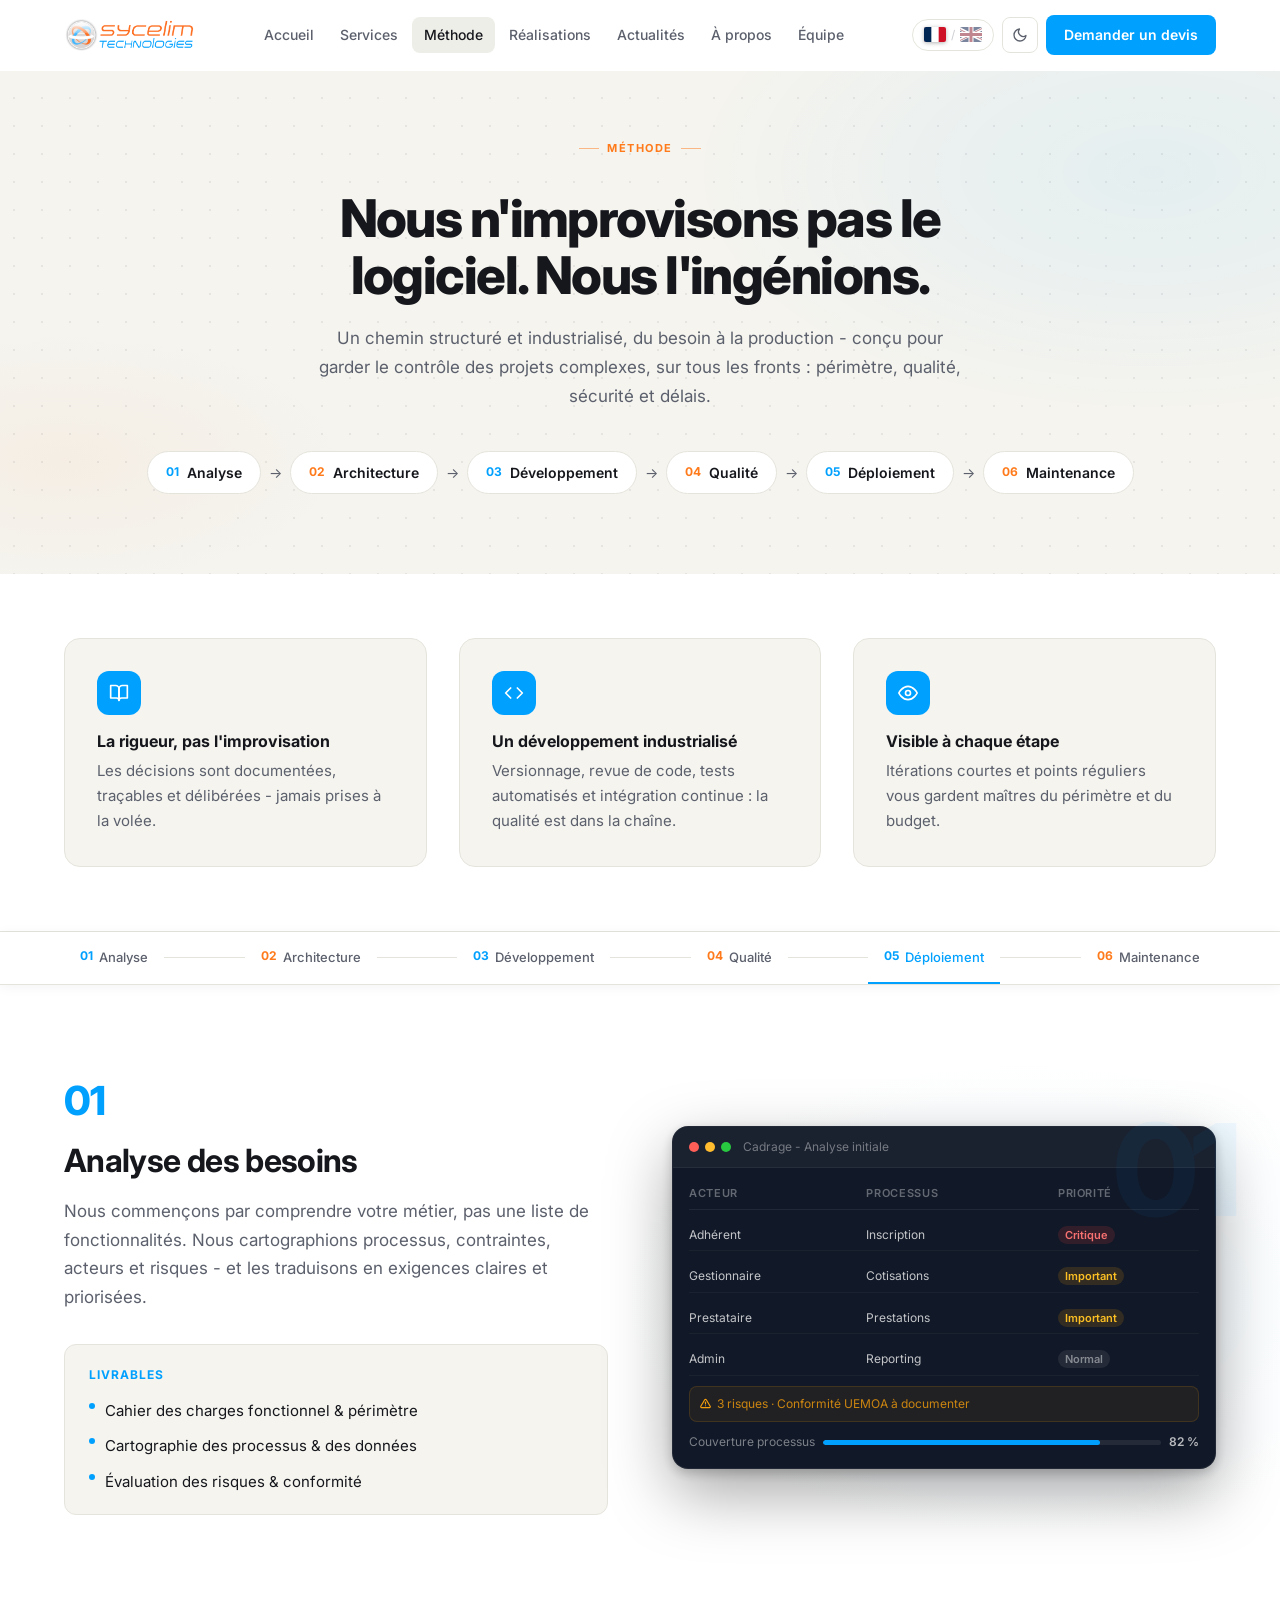
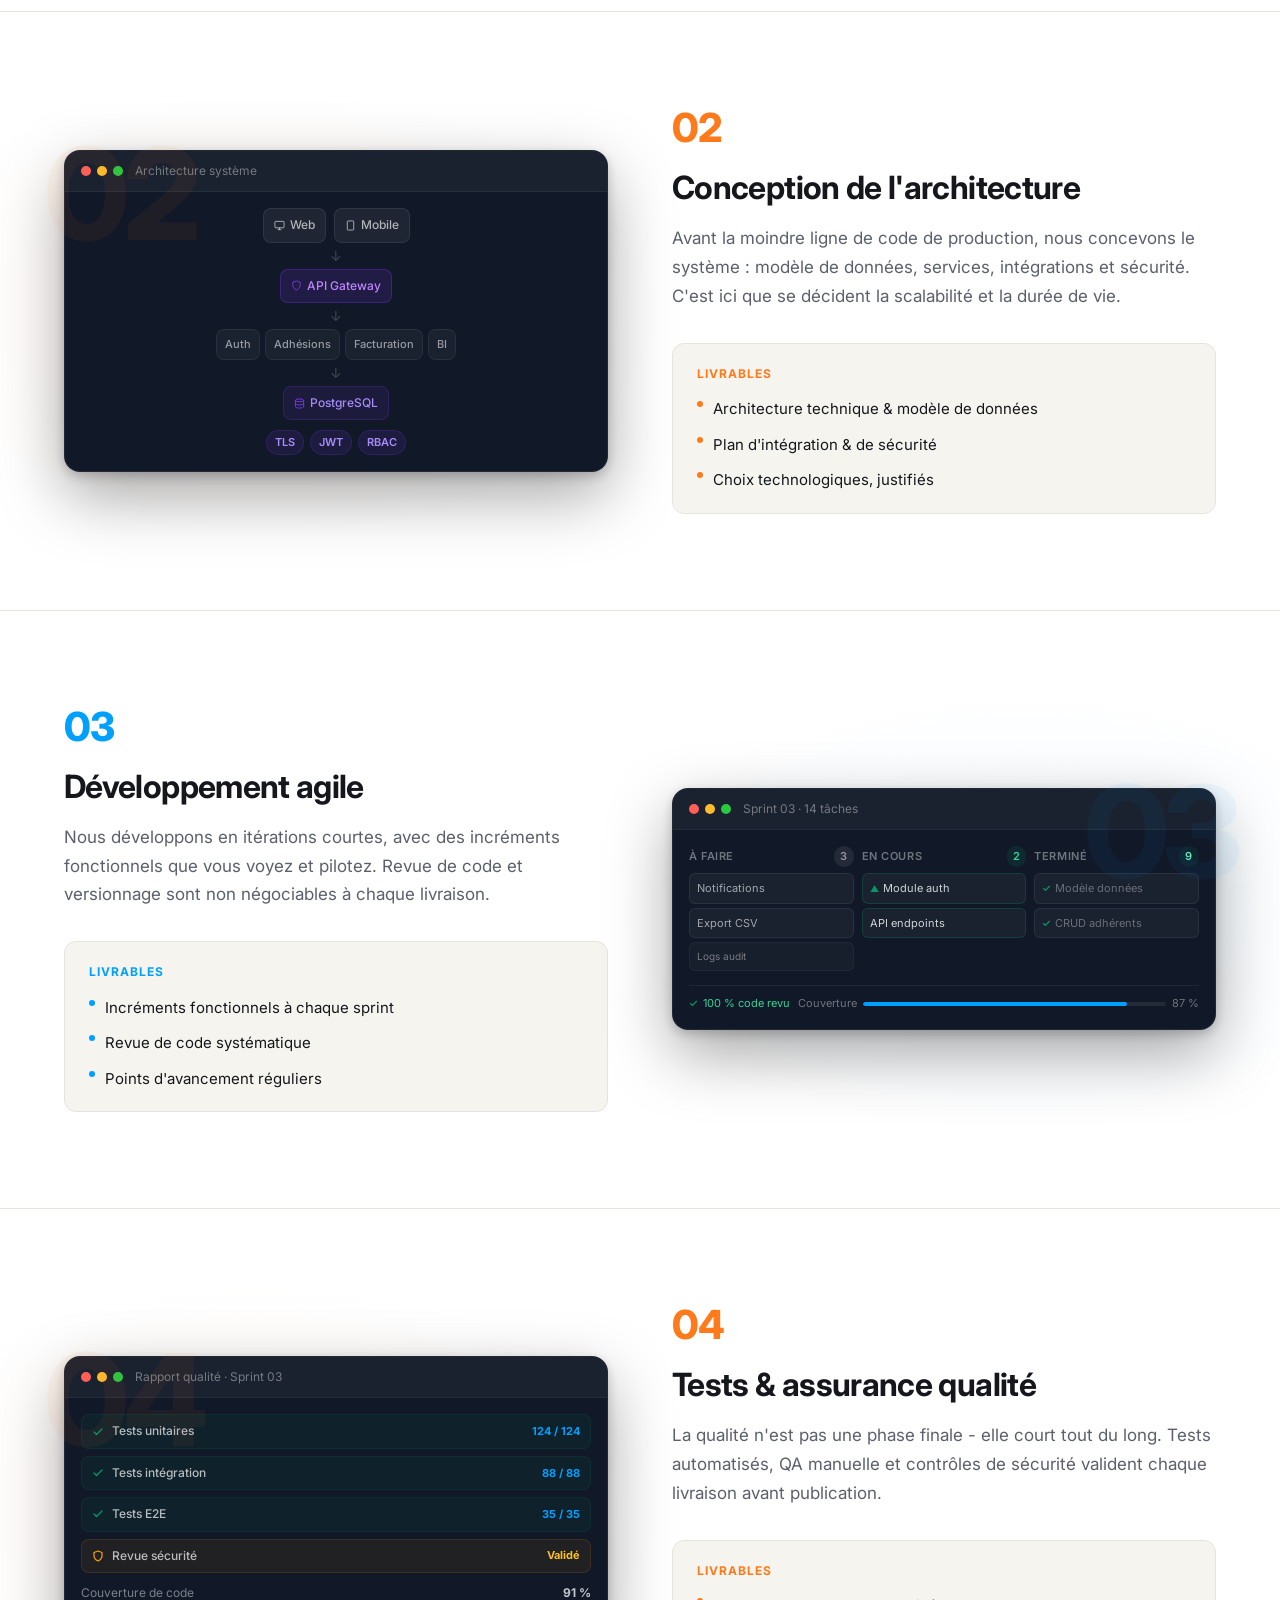
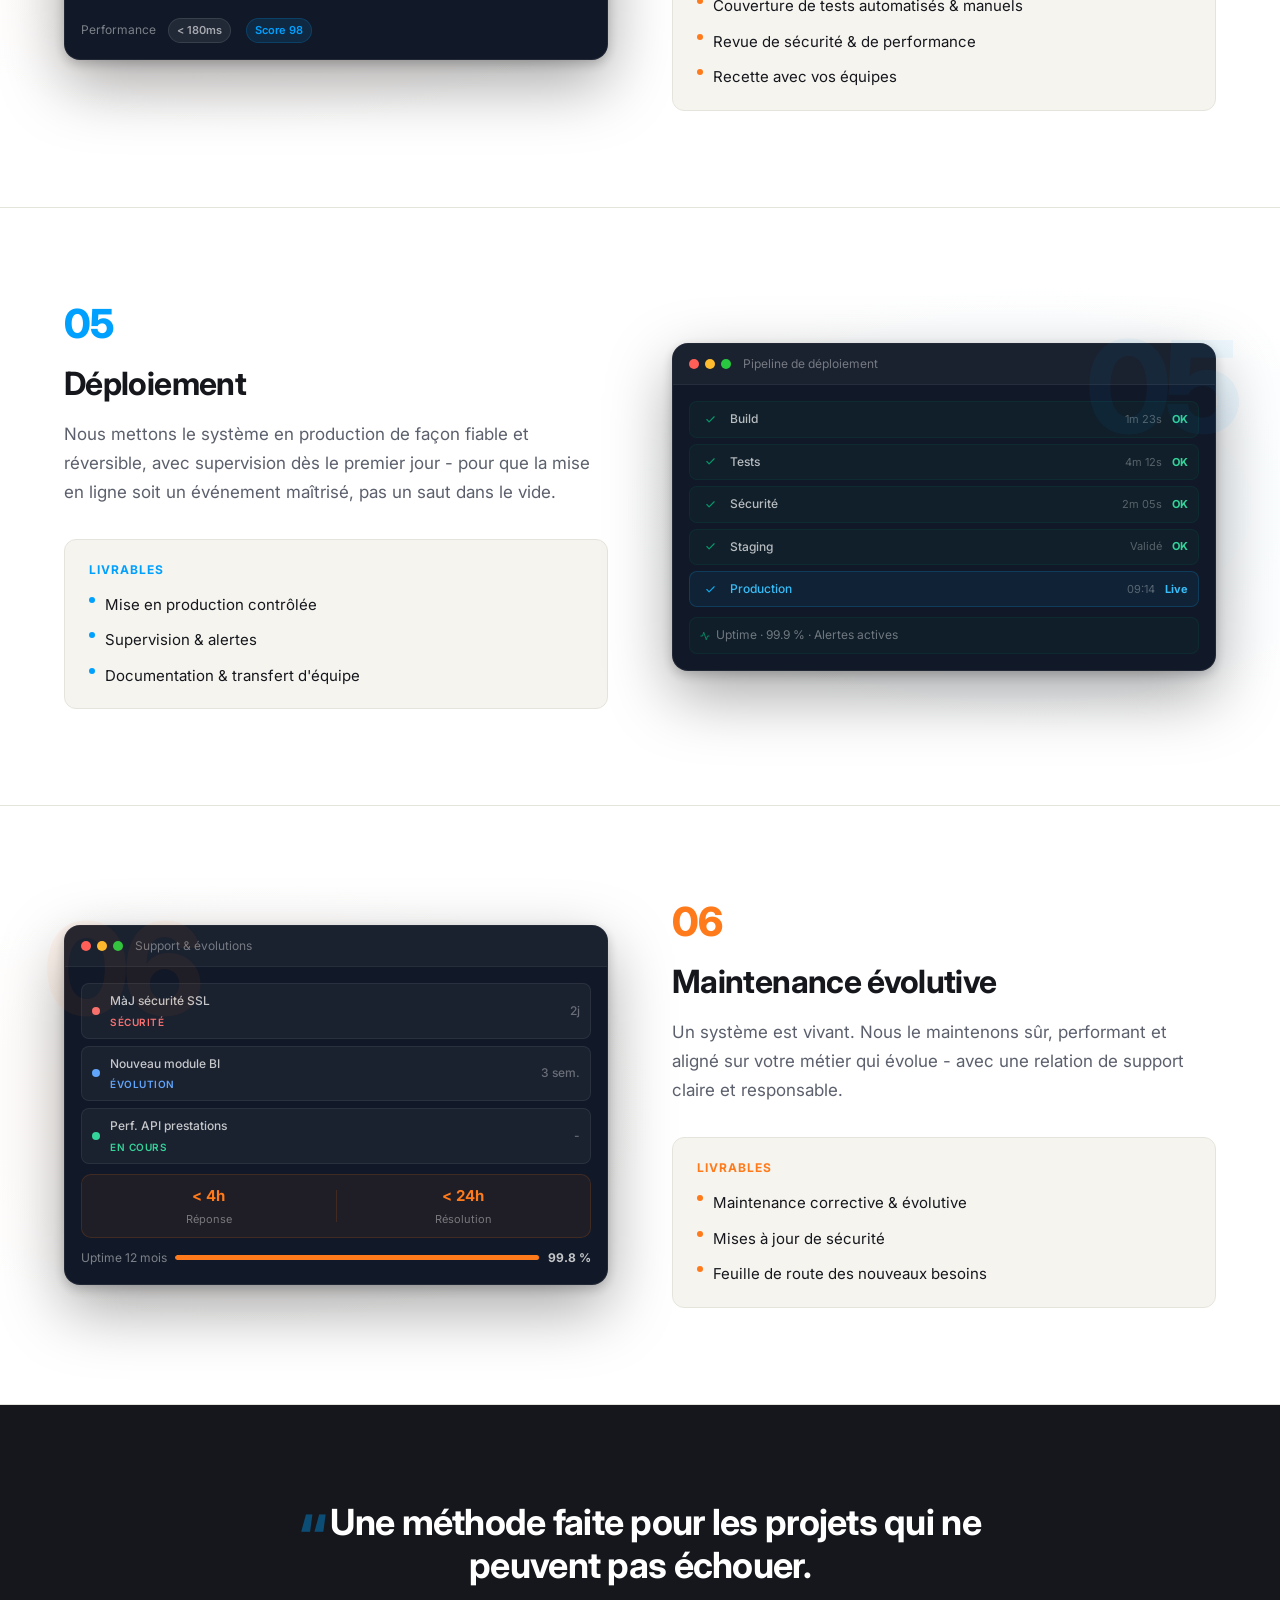
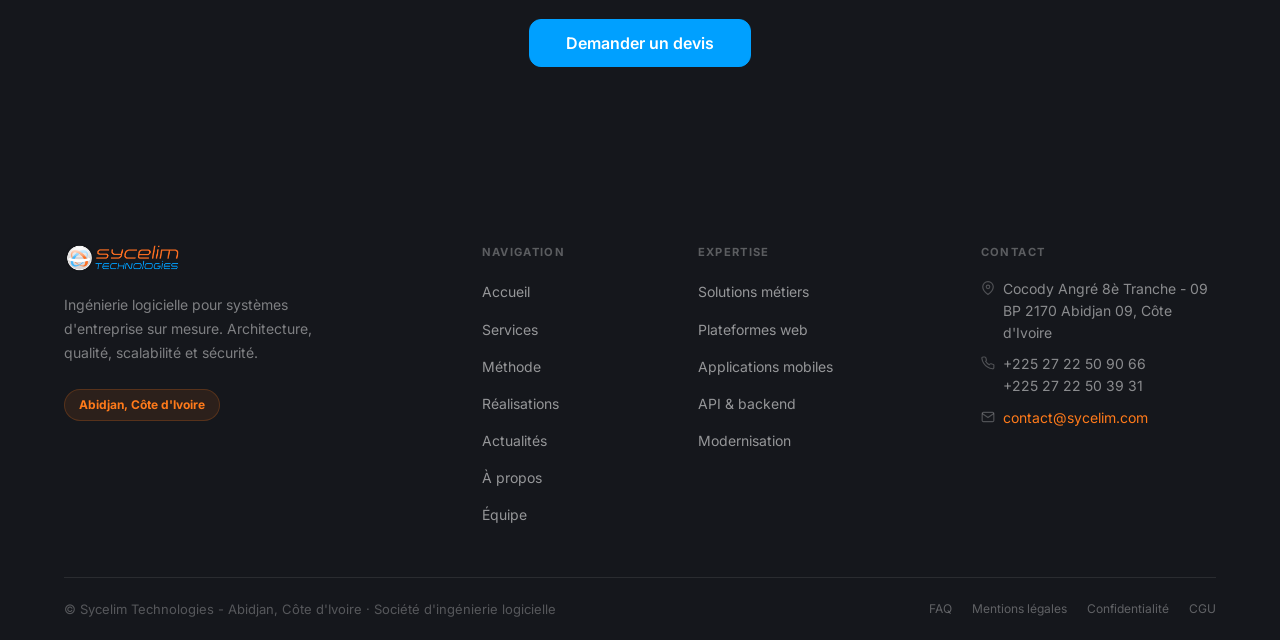
<file: methode.html>
<!DOCTYPE html>
<html lang="fr" data-theme="light">
<head>
  <meta charset="UTF-8" />
  <script>!function(){var t=localStorage.getItem('sycelim-theme')||(matchMedia('(prefers-color-scheme:dark)').matches?'dark':'light');document.documentElement.setAttribute('data-theme',t)}()</script>
  <meta name="viewport" content="width=device-width, initial-scale=1.0" />
  <title>Notre Méthode - Sycelim Technologies</title>
  <meta name="description" content="Découvrez la méthode d'ingénierie Sycelim : 6 étapes structurées pour livrer des systèmes logiciels robustes, sécurisés et maintenables." />
  <meta name="theme-color" content="#00a0ff" />
  <meta property="og:title" content="Notre Méthode - Sycelim Technologies" />
  <meta property="og:description" content="Un chemin industrialisé, du besoin à la production." />
  <meta property="og:type" content="website" />
  <meta property="og:image" content="logos/logo_all.png" />
  <link rel="preconnect" href="https://fonts.googleapis.com" />
  <link rel="preconnect" href="https://fonts.gstatic.com" crossorigin />
  <link href="https://fonts.googleapis.com/css2?family=Sora:wght@600;700;800&family=Inter:wght@400;500;600;700;800&display=swap" rel="stylesheet" />
  <link rel="stylesheet" href="css/style.css" />
  <link rel="icon" type="image/png" href="logos/logo_icon.png" />
</head>
<body>
<!-- ================================================================
  ⚠  TEXTES - NE PAS MODIFIER DANS CE FICHIER
  Source de vérité : locales/fr.json (français) · locales/en.json (anglais)
  Les éléments avec data-i18n="clé" sont remplis automatiquement par le JS.
  Tout texte écrit ici directement sera écrasé au chargement de la page.
================================================================ -->

<!-- NAVIGATION -->
<header class="navbar" id="navbar">
  <div class="container">
    <div class="navbar-inner">
      <a href="index.html" class="navbar-logo" aria-label="Sycelim Technologies - Accueil">
        <img src="logos/logo_all.png" alt="Sycelim Technologies" />
      </a>
      <nav class="navbar-nav" aria-label="Navigation principale">
        <a href="index.html"          class="nav-link" data-page="index"        data-i18n="nav.home">Accueil</a>
        <a href="services.html"       class="nav-link" data-page="services"     data-i18n="nav.services">Services</a>
        <a href="methode.html"        class="nav-link" data-page="methode"      data-i18n="nav.method">Méthode</a>
        <a href="realisations.html"   class="nav-link" data-page="realisations" data-i18n="nav.work">Réalisations</a>
        <a href="actualites.html"     class="nav-link" data-page="actualites"   data-i18n="nav.news">Actualités</a>
        <a href="a-propos.html"       class="nav-link" data-page="a-propos"     data-i18n="nav.about">À propos</a>
        <a href="equipe.html"         class="nav-link" data-page="equipe"       data-i18n="nav.team">Équipe</a>
      </nav>
      <div class="navbar-actions">
        <button class="btn-lang" aria-label="Changer de langue" title="Switch language">
          <span class="lang-fr-label active"><img src="images/flag-fr.svg" alt="Français" class="flag-img" /></span>
          <span class="sep">/</span>
          <span class="lang-en-label"><img src="images/flag-gb.svg" alt="English" class="flag-img" /></span>
        </button>
        <button class="btn-theme" aria-label="Basculer thème sombre/clair">
          <svg class="icon-sun" xmlns="http://www.w3.org/2000/svg" width="16" height="16" viewBox="0 0 24 24" fill="none" stroke="currentColor" stroke-width="2" stroke-linecap="round" stroke-linejoin="round"><circle cx="12" cy="12" r="5"/><line x1="12" y1="1" x2="12" y2="3"/><line x1="12" y1="21" x2="12" y2="23"/><line x1="4.22" y1="4.22" x2="5.64" y2="5.64"/><line x1="18.36" y1="18.36" x2="19.78" y2="19.78"/><line x1="1" y1="12" x2="3" y2="12"/><line x1="21" y1="12" x2="23" y2="12"/><line x1="4.22" y1="19.78" x2="5.64" y2="18.36"/><line x1="18.36" y1="5.64" x2="19.78" y2="4.22"/></svg>
          <svg class="icon-moon" xmlns="http://www.w3.org/2000/svg" width="16" height="16" viewBox="0 0 24 24" fill="none" stroke="currentColor" stroke-width="2" stroke-linecap="round" stroke-linejoin="round"><path d="M21 12.79A9 9 0 1 1 11.21 3 7 7 0 0 0 21 12.79z"/></svg>
        </button>
        <a href="contact.html" class="btn-cta-nav" data-i18n="nav.cta">Demander un devis</a>
        <button class="btn-hamburger" id="hamburger" aria-label="Menu" aria-expanded="false">
          <span></span><span></span><span></span>
        </button>
      </div>
    </div>
  </div>
</header>

<!-- Mobile menu -->
<nav class="mobile-menu" id="mobile-menu" aria-label="Menu mobile">
  <a href="index.html"        class="nav-link" data-page="index"        data-i18n="nav.home">Accueil</a>
  <a href="services.html"     class="nav-link" data-page="services"     data-i18n="nav.services">Services</a>
  <a href="methode.html"      class="nav-link" data-page="methode"      data-i18n="nav.method">Méthode</a>
  <a href="realisations.html" class="nav-link" data-page="realisations" data-i18n="nav.work">Réalisations</a>
  <a href="actualites.html"   class="nav-link" data-page="actualites"   data-i18n="nav.news">Actualités</a>
  <a href="a-propos.html"     class="nav-link" data-page="a-propos"     data-i18n="nav.about">À propos</a>
  <a href="equipe.html"       class="nav-link" data-page="equipe"       data-i18n="nav.team">Équipe</a>
  <div class="mobile-menu-foot">
    <a href="contact.html" class="btn btn-primary" data-i18n="nav.cta">Demander un devis</a>
    <button class="btn-lang" aria-label="Changer de langue">
      <span class="lang-fr-label active"><img src="images/flag-fr.svg" alt="Français" class="flag-img" /></span>
      <span class="sep">/</span>
      <span class="lang-en-label"><img src="images/flag-gb.svg" alt="English" class="flag-img" /></span>
    </button>
  </div>
</nav>

<main>

<!-- ============================================================
     PAGE HERO
     ============================================================ -->
<section class="mth-hero">
  <div class="mth-hero-bg" aria-hidden="true"></div>
  <div class="container">
    <div class="mth-hero-inner">
      <div class="eyebrow" data-i18n="methode.eyebrow">Méthode</div>
      <h1 class="mth-hero-title anim-fade-up" data-i18n="methode.title">Nous n'improvisons pas le logiciel. Nous l'ingénions.</h1>
      <p class="mth-hero-lead anim-fade-up anim-delay-1" data-i18n="methode.lead">Un chemin structuré et industrialisé, du besoin à la production - conçu pour garder le contrôle des projets complexes, sur tous les fronts : périmètre, qualité, sécurité et délais.</p>
      <div class="mth-hero-pills anim-fade-up anim-delay-2">
        <a href="#step-01" class="mth-hero-pill">
          <span class="mth-hero-pill-n" style="color:#00a0ff">01</span>
          <span data-i18n="step.1.short">Analyse</span>
        </a>
        <span class="mth-hero-pill-arrow" aria-hidden="true">→</span>
        <a href="#step-02" class="mth-hero-pill">
          <span class="mth-hero-pill-n" style="color:#ff7a1a">02</span>
          <span data-i18n="step.2.short">Architecture</span>
        </a>
        <span class="mth-hero-pill-arrow" aria-hidden="true">→</span>
        <a href="#step-03" class="mth-hero-pill">
          <span class="mth-hero-pill-n" style="color:#00a0ff">03</span>
          <span data-i18n="step.3.short">Développement</span>
        </a>
        <span class="mth-hero-pill-arrow" aria-hidden="true">→</span>
        <a href="#step-04" class="mth-hero-pill">
          <span class="mth-hero-pill-n" style="color:#ff7a1a">04</span>
          <span data-i18n="step.4.short">Qualité</span>
        </a>
        <span class="mth-hero-pill-arrow" aria-hidden="true">→</span>
        <a href="#step-05" class="mth-hero-pill">
          <span class="mth-hero-pill-n" style="color:#00a0ff">05</span>
          <span data-i18n="step.5.short">Déploiement</span>
        </a>
        <span class="mth-hero-pill-arrow" aria-hidden="true">→</span>
        <a href="#step-06" class="mth-hero-pill">
          <span class="mth-hero-pill-n" style="color:#ff7a1a">06</span>
          <span data-i18n="step.6.short">Maintenance</span>
        </a>
      </div>
    </div>
  </div>
</section>

<!-- ============================================================
     PRINCIPES
     ============================================================ -->
<section class="mth-principles">
  <div class="container">
    <div class="mth-principles-grid anim-fade-up">

      <div class="mth-principle-card">
        <div class="mth-principle-icon">
          <svg xmlns="http://www.w3.org/2000/svg" width="20" height="20" viewBox="0 0 24 24" fill="none" stroke="currentColor" stroke-width="2" stroke-linecap="round" stroke-linejoin="round"><path d="M2 3h6a4 4 0 0 1 4 4v14a3 3 0 0 0-3-3H2z"/><path d="M22 3h-6a4 4 0 0 0-4 4v14a3 3 0 0 1 3-3h7z"/></svg>
        </div>
        <h3 class="mth-principle-title" data-i18n="methode.p1.title">La rigueur, pas l'improvisation</h3>
        <p class="mth-principle-desc" data-i18n="methode.p1.desc">Les décisions sont documentées, traçables et délibérées - jamais prises à la volée.</p>
      </div>

      <div class="mth-principle-card">
        <div class="mth-principle-icon">
          <svg xmlns="http://www.w3.org/2000/svg" width="20" height="20" viewBox="0 0 24 24" fill="none" stroke="currentColor" stroke-width="2" stroke-linecap="round" stroke-linejoin="round"><polyline points="16 18 22 12 16 6"/><polyline points="8 6 2 12 8 18"/></svg>
        </div>
        <h3 class="mth-principle-title" data-i18n="methode.p2.title">Un développement industrialisé</h3>
        <p class="mth-principle-desc" data-i18n="methode.p2.desc">Versionnage, revue de code, tests automatisés et intégration continue : la qualité est dans la chaîne.</p>
      </div>

      <div class="mth-principle-card">
        <div class="mth-principle-icon">
          <svg xmlns="http://www.w3.org/2000/svg" width="20" height="20" viewBox="0 0 24 24" fill="none" stroke="currentColor" stroke-width="2" stroke-linecap="round" stroke-linejoin="round"><path d="M1 12s4-8 11-8 11 8 11 8-4 8-11 8-11-8-11-8z"/><circle cx="12" cy="12" r="3"/></svg>
        </div>
        <h3 class="mth-principle-title" data-i18n="methode.p3.title">Visible à chaque étape</h3>
        <p class="mth-principle-desc" data-i18n="methode.p3.desc">Itérations courtes et points réguliers vous gardent maîtres du périmètre et du budget.</p>
      </div>

    </div>
  </div>
</section>

<!-- ============================================================
     STICKY STEP TRACKER
     ============================================================ -->
<div class="mth-tracker-outer" id="mthTrackerOuter">
  <div class="container">
    <nav class="mth-tracker" aria-label="Étapes de la méthode">
      <a href="#step-01" class="mth-tracker-dot" data-step="step-01" style="--dot-color:#00a0ff">
        <span class="mth-tracker-n">01</span>
        <span class="mth-tracker-lbl" data-i18n="step.1.short">Analyse</span>
      </a>
      <div class="mth-tracker-line" aria-hidden="true"></div>
      <a href="#step-02" class="mth-tracker-dot" data-step="step-02" style="--dot-color:#ff7a1a">
        <span class="mth-tracker-n">02</span>
        <span class="mth-tracker-lbl" data-i18n="step.2.short">Architecture</span>
      </a>
      <div class="mth-tracker-line" aria-hidden="true"></div>
      <a href="#step-03" class="mth-tracker-dot" data-step="step-03" style="--dot-color:#00a0ff">
        <span class="mth-tracker-n">03</span>
        <span class="mth-tracker-lbl" data-i18n="step.3.short">Développement</span>
      </a>
      <div class="mth-tracker-line" aria-hidden="true"></div>
      <a href="#step-04" class="mth-tracker-dot" data-step="step-04" style="--dot-color:#ff7a1a">
        <span class="mth-tracker-n">04</span>
        <span class="mth-tracker-lbl" data-i18n="step.4.short">Qualité</span>
      </a>
      <div class="mth-tracker-line" aria-hidden="true"></div>
      <a href="#step-05" class="mth-tracker-dot" data-step="step-05" style="--dot-color:#00a0ff">
        <span class="mth-tracker-n">05</span>
        <span class="mth-tracker-lbl" data-i18n="step.5.short">Déploiement</span>
      </a>
      <div class="mth-tracker-line" aria-hidden="true"></div>
      <a href="#step-06" class="mth-tracker-dot" data-step="step-06" style="--dot-color:#ff7a1a">
        <span class="mth-tracker-n">06</span>
        <span class="mth-tracker-lbl" data-i18n="step.6.short">Maintenance</span>
      </a>
    </nav>
  </div>
</div>

<!-- ============================================================
     ÉTAPE 01 - ANALYSE
     ============================================================ -->
<section class="mth-step" id="step-01" style="--step-color:#00a0ff;--step-rgb:0,160,255">
  <div class="container">
    <div class="mth-step-inner">
      <div class="mth-step-content anim-fade-up">
        <div class="mth-step-eyebrow">
          <span class="mth-step-tag">01</span>
        </div>
        <h2 class="mth-step-title" data-i18n="step.1.title">Analyse des besoins</h2>
        <p class="mth-step-desc" data-i18n="step.1.desc">Nous commençons par comprendre votre métier, pas une liste de fonctionnalités. Nous cartographions processus, contraintes, acteurs et risques - et les traduisons en exigences claires et priorisées.</p>
        <div class="mth-step-deliverables">
          <div class="mth-step-del-label" data-i18n="step.del.label">Livrables</div>
          <ul class="mth-step-del-list">
            <li><span class="mth-del-dot"></span><span data-i18n="step.1.del.1">Cahier des charges fonctionnel & périmètre</span></li>
            <li><span class="mth-del-dot"></span><span data-i18n="step.1.del.2">Cartographie des processus & des données</span></li>
            <li><span class="mth-del-dot"></span><span data-i18n="step.1.del.3">Évaluation des risques & conformité</span></li>
          </ul>
        </div>
      </div>
      <div class="mth-step-visual anim-fade-up anim-delay-2" aria-hidden="true">
        <div class="mth-step-num-bg">01</div>
        <div class="mth-mock">
          <div class="mth-mock-bar">
            <span class="mth-mock-dot r"></span><span class="mth-mock-dot y"></span><span class="mth-mock-dot g"></span>
            <span class="mth-mock-title">Cadrage - Analyse initiale</span>
          </div>
          <div class="mth-mock-body">
            <div class="mth-m1-header">
              <span class="mth-m1-col col-a">Acteur</span>
              <span class="mth-m1-col col-p">Processus</span>
              <span class="mth-m1-col col-pr">Priorité</span>
            </div>
            <div class="mth-m1-row">
              <span class="mth-m1-col col-a">Adhérent</span>
              <span class="mth-m1-col col-p">Inscription</span>
              <span class="mth-m1-col col-pr"><span class="mth-prio prio-crit">Critique</span></span>
            </div>
            <div class="mth-m1-row">
              <span class="mth-m1-col col-a">Gestionnaire</span>
              <span class="mth-m1-col col-p">Cotisations</span>
              <span class="mth-m1-col col-pr"><span class="mth-prio prio-imp">Important</span></span>
            </div>
            <div class="mth-m1-row">
              <span class="mth-m1-col col-a">Prestataire</span>
              <span class="mth-m1-col col-p">Prestations</span>
              <span class="mth-m1-col col-pr"><span class="mth-prio prio-imp">Important</span></span>
            </div>
            <div class="mth-m1-row">
              <span class="mth-m1-col col-a">Admin</span>
              <span class="mth-m1-col col-p">Reporting</span>
              <span class="mth-m1-col col-pr"><span class="mth-prio prio-norm">Normal</span></span>
            </div>
            <div class="mth-m1-risk">
              <svg xmlns="http://www.w3.org/2000/svg" width="11" height="11" viewBox="0 0 24 24" fill="none" stroke="#f59e0b" stroke-width="2.5" stroke-linecap="round" stroke-linejoin="round"><path d="M10.29 3.86L1.82 18a2 2 0 0 0 1.71 3h16.94a2 2 0 0 0 1.71-3L13.71 3.86a2 2 0 0 0-3.42 0z"/><line x1="12" y1="9" x2="12" y2="13"/><line x1="12" y1="17" x2="12.01" y2="17"/></svg>
              3 risques · Conformité UEMOA à documenter
            </div>
            <div class="mth-m1-coverage">
              <span>Couverture processus</span>
              <div class="mth-prog-track"><div class="mth-prog-bar" style="width:82%;background:#00a0ff"></div></div>
              <span class="mth-prog-val">82 %</span>
            </div>
          </div>
        </div>
      </div>
    </div>
  </div>
</section>

<!-- ============================================================
     ÉTAPE 02 - ARCHITECTURE
     ============================================================ -->
<section class="mth-step mth-step--alt" id="step-02" style="--step-color:#ff7a1a;--step-rgb:255,122,26">
  <div class="container">
    <div class="mth-step-inner">
      <div class="mth-step-content anim-fade-up">
        <div class="mth-step-eyebrow">
          <span class="mth-step-tag">02</span>
        </div>
        <h2 class="mth-step-title" data-i18n="step.2.title">Conception de l'architecture</h2>
        <p class="mth-step-desc" data-i18n="step.2.desc">Avant la moindre ligne de code de production, nous concevons le système : modèle de données, services, intégrations et sécurité. C'est ici que se décident la scalabilité et la durée de vie.</p>
        <div class="mth-step-deliverables">
          <div class="mth-step-del-label" data-i18n="step.del.label">Livrables</div>
          <ul class="mth-step-del-list">
            <li><span class="mth-del-dot"></span><span data-i18n="step.2.del.1">Architecture technique & modèle de données</span></li>
            <li><span class="mth-del-dot"></span><span data-i18n="step.2.del.2">Plan d'intégration & de sécurité</span></li>
            <li><span class="mth-del-dot"></span><span data-i18n="step.2.del.3">Choix technologiques, justifiés</span></li>
          </ul>
        </div>
      </div>
      <div class="mth-step-visual anim-fade-up anim-delay-2" aria-hidden="true">
        <div class="mth-step-num-bg">02</div>
        <div class="mth-mock">
          <div class="mth-mock-bar">
            <span class="mth-mock-dot r"></span><span class="mth-mock-dot y"></span><span class="mth-mock-dot g"></span>
            <span class="mth-mock-title">Architecture système</span>
          </div>
          <div class="mth-mock-body mth-arch-body">
            <div class="mth-arch-row">
              <div class="mth-arch-box client">
                <svg xmlns="http://www.w3.org/2000/svg" width="11" height="11" viewBox="0 0 24 24" fill="none" stroke="currentColor" stroke-width="2"><rect x="2" y="3" width="20" height="14" rx="2"/><line x1="8" y1="21" x2="16" y2="21"/><line x1="12" y1="17" x2="12" y2="21"/></svg>
                Web
              </div>
              <div class="mth-arch-box client">
                <svg xmlns="http://www.w3.org/2000/svg" width="11" height="11" viewBox="0 0 24 24" fill="none" stroke="currentColor" stroke-width="2"><rect x="5" y="2" width="14" height="20" rx="2"/><line x1="12" y1="18" x2="12.01" y2="18"/></svg>
                Mobile
              </div>
            </div>
            <div class="mth-arch-arrow">↓</div>
            <div class="mth-arch-row">
              <div class="mth-arch-box gateway">
                <svg xmlns="http://www.w3.org/2000/svg" width="11" height="11" viewBox="0 0 24 24" fill="none" stroke="#7c3aed" stroke-width="2"><path d="M12 22s8-4 8-10V5l-8-3-8 3v7c0 6 8 10 8 10z"/></svg>
                API Gateway
              </div>
            </div>
            <div class="mth-arch-arrow">↓</div>
            <div class="mth-arch-row mth-arch-row--svcs">
              <div class="mth-arch-box svc">Auth</div>
              <div class="mth-arch-box svc">Adhésions</div>
              <div class="mth-arch-box svc">Facturation</div>
              <div class="mth-arch-box svc">BI</div>
            </div>
            <div class="mth-arch-arrow">↓</div>
            <div class="mth-arch-row">
              <div class="mth-arch-box db">
                <svg xmlns="http://www.w3.org/2000/svg" width="11" height="11" viewBox="0 0 24 24" fill="none" stroke="#7c3aed" stroke-width="2"><ellipse cx="12" cy="5" rx="9" ry="3"/><path d="M21 12c0 1.66-4 3-9 3s-9-1.34-9-3"/><path d="M3 5v14c0 1.66 4 3 9 3s9-1.34 9-3V5"/></svg>
                PostgreSQL
              </div>
            </div>
            <div class="mth-arch-badges">
              <span class="mth-arch-badge">TLS</span>
              <span class="mth-arch-badge">JWT</span>
              <span class="mth-arch-badge">RBAC</span>
            </div>
          </div>
        </div>
      </div>
    </div>
  </div>
</section>

<!-- ============================================================
     ÉTAPE 03 - DÉVELOPPEMENT
     ============================================================ -->
<section class="mth-step" id="step-03" style="--step-color:#00a0ff;--step-rgb:0,160,255">
  <div class="container">
    <div class="mth-step-inner">
      <div class="mth-step-content anim-fade-up">
        <div class="mth-step-eyebrow">
          <span class="mth-step-tag">03</span>
        </div>
        <h2 class="mth-step-title" data-i18n="step.3.title">Développement agile</h2>
        <p class="mth-step-desc" data-i18n="step.3.desc">Nous développons en itérations courtes, avec des incréments fonctionnels que vous voyez et pilotez. Revue de code et versionnage sont non négociables à chaque livraison.</p>
        <div class="mth-step-deliverables">
          <div class="mth-step-del-label" data-i18n="step.del.label">Livrables</div>
          <ul class="mth-step-del-list">
            <li><span class="mth-del-dot"></span><span data-i18n="step.3.del.1">Incréments fonctionnels à chaque sprint</span></li>
            <li><span class="mth-del-dot"></span><span data-i18n="step.3.del.2">Revue de code systématique</span></li>
            <li><span class="mth-del-dot"></span><span data-i18n="step.3.del.3">Points d'avancement réguliers</span></li>
          </ul>
        </div>
      </div>
      <div class="mth-step-visual anim-fade-up anim-delay-2" aria-hidden="true">
        <div class="mth-step-num-bg">03</div>
        <div class="mth-mock">
          <div class="mth-mock-bar">
            <span class="mth-mock-dot r"></span><span class="mth-mock-dot y"></span><span class="mth-mock-dot g"></span>
            <span class="mth-mock-title">Sprint 03 · 14 tâches</span>
          </div>
          <div class="mth-mock-body">
            <div class="mth-sprint-board">
              <div class="mth-sprint-col">
                <div class="mth-sprint-head">À faire <span class="mth-sprint-n">3</span></div>
                <div class="mth-sprint-card">Notifications</div>
                <div class="mth-sprint-card">Export CSV</div>
                <div class="mth-sprint-card sm">Logs audit</div>
              </div>
              <div class="mth-sprint-col">
                <div class="mth-sprint-head">En cours <span class="mth-sprint-n act">2</span></div>
                <div class="mth-sprint-card active">
                  <span style="color:#059669;font-size:9px">▲</span> Module auth
                </div>
                <div class="mth-sprint-card active">API endpoints</div>
              </div>
              <div class="mth-sprint-col">
                <div class="mth-sprint-head">Terminé <span class="mth-sprint-n done">9</span></div>
                <div class="mth-sprint-card done">
                  <svg xmlns="http://www.w3.org/2000/svg" width="9" height="9" viewBox="0 0 24 24" fill="none" stroke="#059669" stroke-width="3" stroke-linecap="round" stroke-linejoin="round"><polyline points="20 6 9 17 4 12"/></svg>
                  Modèle données
                </div>
                <div class="mth-sprint-card done">
                  <svg xmlns="http://www.w3.org/2000/svg" width="9" height="9" viewBox="0 0 24 24" fill="none" stroke="#059669" stroke-width="3" stroke-linecap="round" stroke-linejoin="round"><polyline points="20 6 9 17 4 12"/></svg>
                  CRUD adhérents
                </div>
              </div>
            </div>
            <div class="mth-sprint-footer">
              <span class="mth-sprint-rev">
                <svg xmlns="http://www.w3.org/2000/svg" width="9" height="9" viewBox="0 0 24 24" fill="none" stroke="#059669" stroke-width="3" stroke-linecap="round" stroke-linejoin="round"><polyline points="20 6 9 17 4 12"/></svg>
                100 % code revu
              </span>
              <div class="mth-sprint-cov">
                <span>Couverture</span>
                <div class="mth-prog-track sm"><div class="mth-prog-bar" style="width:87%;background:#00a0ff"></div></div>
                <span>87 %</span>
              </div>
            </div>
          </div>
        </div>
      </div>
    </div>
  </div>
</section>

<!-- ============================================================
     ÉTAPE 04 - QUALITÉ
     ============================================================ -->
<section class="mth-step mth-step--alt" id="step-04" style="--step-color:#ff7a1a;--step-rgb:255,122,26">
  <div class="container">
    <div class="mth-step-inner">
      <div class="mth-step-content anim-fade-up">
        <div class="mth-step-eyebrow">
          <span class="mth-step-tag">04</span>
        </div>
        <h2 class="mth-step-title" data-i18n="step.4.title">Tests & assurance qualité</h2>
        <p class="mth-step-desc" data-i18n="step.4.desc">La qualité n'est pas une phase finale - elle court tout du long. Tests automatisés, QA manuelle et contrôles de sécurité valident chaque livraison avant publication.</p>
        <div class="mth-step-deliverables">
          <div class="mth-step-del-label" data-i18n="step.del.label">Livrables</div>
          <ul class="mth-step-del-list">
            <li><span class="mth-del-dot"></span><span data-i18n="step.4.del.1">Couverture de tests automatisés & manuels</span></li>
            <li><span class="mth-del-dot"></span><span data-i18n="step.4.del.2">Revue de sécurité & de performance</span></li>
            <li><span class="mth-del-dot"></span><span data-i18n="step.4.del.3">Recette avec vos équipes</span></li>
          </ul>
        </div>
      </div>
      <div class="mth-step-visual anim-fade-up anim-delay-2" aria-hidden="true">
        <div class="mth-step-num-bg">04</div>
        <div class="mth-mock">
          <div class="mth-mock-bar">
            <span class="mth-mock-dot r"></span><span class="mth-mock-dot y"></span><span class="mth-mock-dot g"></span>
            <span class="mth-mock-title">Rapport qualité · Sprint 03</span>
          </div>
          <div class="mth-mock-body">
            <div class="mth-qa-list">
              <div class="mth-qa-row pass">
                <svg xmlns="http://www.w3.org/2000/svg" width="12" height="12" viewBox="0 0 24 24" fill="none" stroke="#059669" stroke-width="2.5" stroke-linecap="round" stroke-linejoin="round"><polyline points="20 6 9 17 4 12"/></svg>
                <span class="mth-qa-name">Tests unitaires</span>
                <span class="mth-qa-score green">124 / 124</span>
              </div>
              <div class="mth-qa-row pass">
                <svg xmlns="http://www.w3.org/2000/svg" width="12" height="12" viewBox="0 0 24 24" fill="none" stroke="#059669" stroke-width="2.5" stroke-linecap="round" stroke-linejoin="round"><polyline points="20 6 9 17 4 12"/></svg>
                <span class="mth-qa-name">Tests intégration</span>
                <span class="mth-qa-score green">88 / 88</span>
              </div>
              <div class="mth-qa-row pass">
                <svg xmlns="http://www.w3.org/2000/svg" width="12" height="12" viewBox="0 0 24 24" fill="none" stroke="#059669" stroke-width="2.5" stroke-linecap="round" stroke-linejoin="round"><polyline points="20 6 9 17 4 12"/></svg>
                <span class="mth-qa-name">Tests E2E</span>
                <span class="mth-qa-score green">35 / 35</span>
              </div>
              <div class="mth-qa-row sec">
                <svg xmlns="http://www.w3.org/2000/svg" width="12" height="12" viewBox="0 0 24 24" fill="none" stroke="#f59e0b" stroke-width="2.5" stroke-linecap="round" stroke-linejoin="round"><path d="M12 22s8-4 8-10V5l-8-3-8 3v7c0 6 8 10 8 10z"/></svg>
                <span class="mth-qa-name">Revue sécurité</span>
                <span class="mth-qa-score amber">Validé</span>
              </div>
            </div>
            <div class="mth-qa-coverage">
              <div class="mth-qa-cov-head">
                <span>Couverture de code</span>
                <span class="mth-qa-cov-val">91 %</span>
              </div>
              <div class="mth-prog-track"><div class="mth-prog-bar" style="width:91%;background:#f59e0b"></div></div>
            </div>
            <div class="mth-qa-perf">
              Performance &nbsp;<span class="mth-qa-badge">&lt; 180ms</span>&nbsp;<span class="mth-qa-badge green">Score 98</span>
            </div>
          </div>
        </div>
      </div>
    </div>
  </div>
</section>

<!-- ============================================================
     ÉTAPE 05 - DÉPLOIEMENT
     ============================================================ -->
<section class="mth-step" id="step-05" style="--step-color:#00a0ff;--step-rgb:0,160,255">
  <div class="container">
    <div class="mth-step-inner">
      <div class="mth-step-content anim-fade-up">
        <div class="mth-step-eyebrow">
          <span class="mth-step-tag">05</span>
        </div>
        <h2 class="mth-step-title" data-i18n="step.5.title">Déploiement</h2>
        <p class="mth-step-desc" data-i18n="step.5.desc">Nous mettons le système en production de façon fiable et réversible, avec supervision dès le premier jour - pour que la mise en ligne soit un événement maîtrisé, pas un saut dans le vide.</p>
        <div class="mth-step-deliverables">
          <div class="mth-step-del-label" data-i18n="step.del.label">Livrables</div>
          <ul class="mth-step-del-list">
            <li><span class="mth-del-dot"></span><span data-i18n="step.5.del.1">Mise en production contrôlée</span></li>
            <li><span class="mth-del-dot"></span><span data-i18n="step.5.del.2">Supervision & alertes</span></li>
            <li><span class="mth-del-dot"></span><span data-i18n="step.5.del.3">Documentation & transfert d'équipe</span></li>
          </ul>
        </div>
      </div>
      <div class="mth-step-visual anim-fade-up anim-delay-2" aria-hidden="true">
        <div class="mth-step-num-bg">05</div>
        <div class="mth-mock">
          <div class="mth-mock-bar">
            <span class="mth-mock-dot r"></span><span class="mth-mock-dot y"></span><span class="mth-mock-dot g"></span>
            <span class="mth-mock-title">Pipeline de déploiement</span>
          </div>
          <div class="mth-mock-body">
            <div class="mth-pipe">
              <div class="mth-pipe-step done">
                <div class="mth-pipe-icon">
                  <svg xmlns="http://www.w3.org/2000/svg" width="11" height="11" viewBox="0 0 24 24" fill="none" stroke="#059669" stroke-width="2.5" stroke-linecap="round" stroke-linejoin="round"><polyline points="20 6 9 17 4 12"/></svg>
                </div>
                <span class="mth-pipe-name">Build</span>
                <span class="mth-pipe-meta">1m 23s</span>
                <span class="mth-pipe-ok">OK</span>
              </div>
              <div class="mth-pipe-step done">
                <div class="mth-pipe-icon">
                  <svg xmlns="http://www.w3.org/2000/svg" width="11" height="11" viewBox="0 0 24 24" fill="none" stroke="#059669" stroke-width="2.5" stroke-linecap="round" stroke-linejoin="round"><polyline points="20 6 9 17 4 12"/></svg>
                </div>
                <span class="mth-pipe-name">Tests</span>
                <span class="mth-pipe-meta">4m 12s</span>
                <span class="mth-pipe-ok">OK</span>
              </div>
              <div class="mth-pipe-step done">
                <div class="mth-pipe-icon">
                  <svg xmlns="http://www.w3.org/2000/svg" width="11" height="11" viewBox="0 0 24 24" fill="none" stroke="#059669" stroke-width="2.5" stroke-linecap="round" stroke-linejoin="round"><polyline points="20 6 9 17 4 12"/></svg>
                </div>
                <span class="mth-pipe-name">Sécurité</span>
                <span class="mth-pipe-meta">2m 05s</span>
                <span class="mth-pipe-ok">OK</span>
              </div>
              <div class="mth-pipe-step done">
                <div class="mth-pipe-icon">
                  <svg xmlns="http://www.w3.org/2000/svg" width="11" height="11" viewBox="0 0 24 24" fill="none" stroke="#059669" stroke-width="2.5" stroke-linecap="round" stroke-linejoin="round"><polyline points="20 6 9 17 4 12"/></svg>
                </div>
                <span class="mth-pipe-name">Staging</span>
                <span class="mth-pipe-meta">Validé</span>
                <span class="mth-pipe-ok">OK</span>
              </div>
              <div class="mth-pipe-step prod">
                <div class="mth-pipe-icon">
                  <svg xmlns="http://www.w3.org/2000/svg" width="11" height="11" viewBox="0 0 24 24" fill="none" stroke="#0ea5e9" stroke-width="2.5" stroke-linecap="round" stroke-linejoin="round"><polyline points="20 6 9 17 4 12"/></svg>
                </div>
                <span class="mth-pipe-name prod">Production</span>
                <span class="mth-pipe-meta">09:14</span>
                <span class="mth-pipe-ok live">Live</span>
              </div>
            </div>
            <div class="mth-pipe-uptime">
              <svg xmlns="http://www.w3.org/2000/svg" width="10" height="10" viewBox="0 0 24 24" fill="none" stroke="#059669" stroke-width="2" stroke-linecap="round" stroke-linejoin="round"><polyline points="22 12 18 12 15 21 9 3 6 12 2 12"/></svg>
              Uptime · 99.9 % · Alertes actives
            </div>
          </div>
        </div>
      </div>
    </div>
  </div>
</section>

<!-- ============================================================
     ÉTAPE 06 - MAINTENANCE
     ============================================================ -->
<section class="mth-step mth-step--alt" id="step-06" style="--step-color:#ff7a1a;--step-rgb:255,122,26">
  <div class="container">
    <div class="mth-step-inner">
      <div class="mth-step-content anim-fade-up">
        <div class="mth-step-eyebrow">
          <span class="mth-step-tag">06</span>
        </div>
        <h2 class="mth-step-title" data-i18n="step.6.title">Maintenance évolutive</h2>
        <p class="mth-step-desc" data-i18n="step.6.desc">Un système est vivant. Nous le maintenons sûr, performant et aligné sur votre métier qui évolue - avec une relation de support claire et responsable.</p>
        <div class="mth-step-deliverables">
          <div class="mth-step-del-label" data-i18n="step.del.label">Livrables</div>
          <ul class="mth-step-del-list">
            <li><span class="mth-del-dot"></span><span data-i18n="step.6.del.1">Maintenance corrective & évolutive</span></li>
            <li><span class="mth-del-dot"></span><span data-i18n="step.6.del.2">Mises à jour de sécurité</span></li>
            <li><span class="mth-del-dot"></span><span data-i18n="step.6.del.3">Feuille de route des nouveaux besoins</span></li>
          </ul>
        </div>
      </div>
      <div class="mth-step-visual anim-fade-up anim-delay-2" aria-hidden="true">
        <div class="mth-step-num-bg">06</div>
        <div class="mth-mock">
          <div class="mth-mock-bar">
            <span class="mth-mock-dot r"></span><span class="mth-mock-dot y"></span><span class="mth-mock-dot g"></span>
            <span class="mth-mock-title">Support & évolutions</span>
          </div>
          <div class="mth-mock-body">
            <div class="mth-maint-list">
              <div class="mth-maint-row">
                <span class="mth-maint-dot sec"></span>
                <div class="mth-maint-info">
                  <span class="mth-maint-name">MàJ sécurité SSL</span>
                  <span class="mth-maint-type sec">Sécurité</span>
                </div>
                <span class="mth-maint-eta">2j</span>
              </div>
              <div class="mth-maint-row">
                <span class="mth-maint-dot evo"></span>
                <div class="mth-maint-info">
                  <span class="mth-maint-name">Nouveau module BI</span>
                  <span class="mth-maint-type evo">Évolution</span>
                </div>
                <span class="mth-maint-eta">3 sem.</span>
              </div>
              <div class="mth-maint-row">
                <span class="mth-maint-dot act"></span>
                <div class="mth-maint-info">
                  <span class="mth-maint-name">Perf. API prestations</span>
                  <span class="mth-maint-type act">En cours</span>
                </div>
                <span class="mth-maint-eta">-</span>
              </div>
            </div>
            <div class="mth-maint-sla">
              <div class="mth-maint-sla-item">
                <span class="mth-maint-sla-val">&lt; 4h</span>
                <span class="mth-maint-sla-lbl">Réponse</span>
              </div>
              <div class="mth-maint-sla-sep"></div>
              <div class="mth-maint-sla-item">
                <span class="mth-maint-sla-val">&lt; 24h</span>
                <span class="mth-maint-sla-lbl">Résolution</span>
              </div>
            </div>
            <div class="mth-maint-uptime">
              <span>Uptime 12 mois</span>
              <div class="mth-prog-track"><div class="mth-prog-bar" style="width:99.8%;background:#ff7a1a"></div></div>
              <span class="mth-maint-upt-val">99.8 %</span>
            </div>
          </div>
        </div>
      </div>
    </div>
  </div>
</section>

<!-- ============================================================
     CTA FINAL
     ============================================================ -->
<section class="mth-final-cta">
  <div class="container">
    <div class="mth-final-inner anim-fade-up">
      <blockquote class="mth-quote" data-i18n="methode.quote">Une méthode faite pour les projets qui ne peuvent pas échouer.</blockquote>
      <a href="contact.html" class="btn btn-primary btn-lg" data-i18n="nav.cta">Demander un devis</a>
    </div>
  </div>
</section>

</main>

<!-- ============================================================
     FOOTER
     ============================================================ -->
<footer class="footer" aria-label="Pied de page">
  <div class="container">
    <div class="footer-grid">
      <div>
        <div class="footer-logo">
          <img src="logos/logo_all.png" alt="Sycelim Technologies" />
        </div>
        <p class="footer-tagline" data-i18n="footer.tagline">Ingénierie logicielle pour systèmes d'entreprise sur mesure. Architecture, qualité, scalabilité et sécurité.</p>
        <div class="tags"><span class="badge">Abidjan, Côte d'Ivoire</span></div>
      </div>
      <div>
        <div class="footer-col-title" data-i18n="footer.nav">Navigation</div>
        <ul class="footer-links">
          <li><a href="index.html"          class="footer-link" data-i18n="nav.home">Accueil</a></li>
          <li><a href="services.html"       class="footer-link" data-i18n="nav.services">Services</a></li>
          <li><a href="methode.html"        class="footer-link" data-i18n="nav.method">Méthode</a></li>
          <li><a href="realisations.html"   class="footer-link" data-i18n="nav.work">Réalisations</a></li>
          <li><a href="actualites.html"     class="footer-link" data-i18n="nav.news">Actualités</a></li>
          <li><a href="a-propos.html"       class="footer-link" data-i18n="nav.about">À propos</a></li>
          <li><a href="equipe.html"         class="footer-link" data-i18n="nav.team">Équipe</a></li>
        </ul>
      </div>
      <div>
        <div class="footer-col-title" data-i18n="footer.expertise">Expertise</div>
        <ul class="footer-links">
          <li><a href="services.html#solutions-metiers"    class="footer-link" data-i18n="footer.exp.1">Solutions métiers</a></li>
          <li><a href="services.html#plateformes-web"      class="footer-link" data-i18n="footer.exp.2">Plateformes web</a></li>
          <li><a href="services.html#applications-mobiles" class="footer-link" data-i18n="footer.exp.3">Applications mobiles</a></li>
          <li><a href="services.html#api-backend"          class="footer-link" data-i18n="footer.exp.4">API & backend</a></li>
          <li><a href="services.html#modernisation"        class="footer-link" data-i18n="footer.exp.5">Modernisation</a></li>
        </ul>
      </div>
      <div>
        <div class="footer-col-title" data-i18n="footer.contact">Contact</div>
        <div class="footer-contact-item">
          <svg xmlns="http://www.w3.org/2000/svg" viewBox="0 0 24 24" fill="none" stroke="currentColor" stroke-width="2" stroke-linecap="round" stroke-linejoin="round"><path d="M21 10c0 7-9 13-9 13s-9-6-9-13a9 9 0 0 1 18 0z"/><circle cx="12" cy="10" r="3"/></svg>
          <span>Cocody Angré 8è Tranche - 09 BP 2170 Abidjan 09, Côte d'Ivoire</span>
        </div>
        <div class="footer-contact-item">
          <svg xmlns="http://www.w3.org/2000/svg" viewBox="0 0 24 24" fill="none" stroke="currentColor" stroke-width="2"><path d="M22 16.92v3a2 2 0 0 1-2.18 2 19.79 19.79 0 0 1-8.63-3.07A19.5 19.5 0 0 1 4.6 12.41 19.79 19.79 0 0 1 1.5 3.82 2 2 0 0 1 3.48 1.65h3a2 2 0 0 1 2 1.72c.127.96.361 1.903.7 2.81a2 2 0 0 1-.45 2.11L7.91 9.1a16 16 0 0 0 6 6l1.27-1.27a2 2 0 0 1 2.11-.45c.907.339 1.85.573 2.81.7A2 2 0 0 1 22 16.92z"/></svg>
          <span>+225 27 22 50 90 66<br>+225 27 22 50 39 31</span>
        </div>
        <div class="footer-contact-item">
          <svg xmlns="http://www.w3.org/2000/svg" viewBox="0 0 24 24" fill="none" stroke="currentColor" stroke-width="2"><path d="M4 4h16c1.1 0 2 .9 2 2v12c0 1.1-.9 2-2 2H4c-1.1 0-2-.9-2-2V6c0-1.1.9-2 2-2z"/><polyline points="22,6 12,13 2,6"/></svg>
          <a href="mailto:contact@sycelim.com" class="footer-link" style="color:var(--orange)">contact@sycelim.com</a>
        </div>
      </div>
    </div>
    <div class="footer-bottom">
      <p class="footer-copy" data-i18n="footer.copy">© Sycelim Technologies - Abidjan, Côte d'Ivoire · Société d'ingénierie logicielle</p>
      <nav class="footer-legal" aria-label="Liens légaux">
        <a href="faq.html"              class="footer-legal-link" data-i18n="footer.faq">FAQ</a>
        <a href="mentions-legales.html" class="footer-legal-link" data-i18n="footer.legal">Mentions légales</a>
        <a href="confidentialite.html"  class="footer-legal-link" data-i18n="footer.privacy">Confidentialité</a>
        <a href="cgu.html"              class="footer-legal-link" data-i18n="footer.cgu">CGU</a>
      </nav>
    </div>
  </div>
</footer>

<script src="js/main.js"></script>
</body>
</html>
</file>
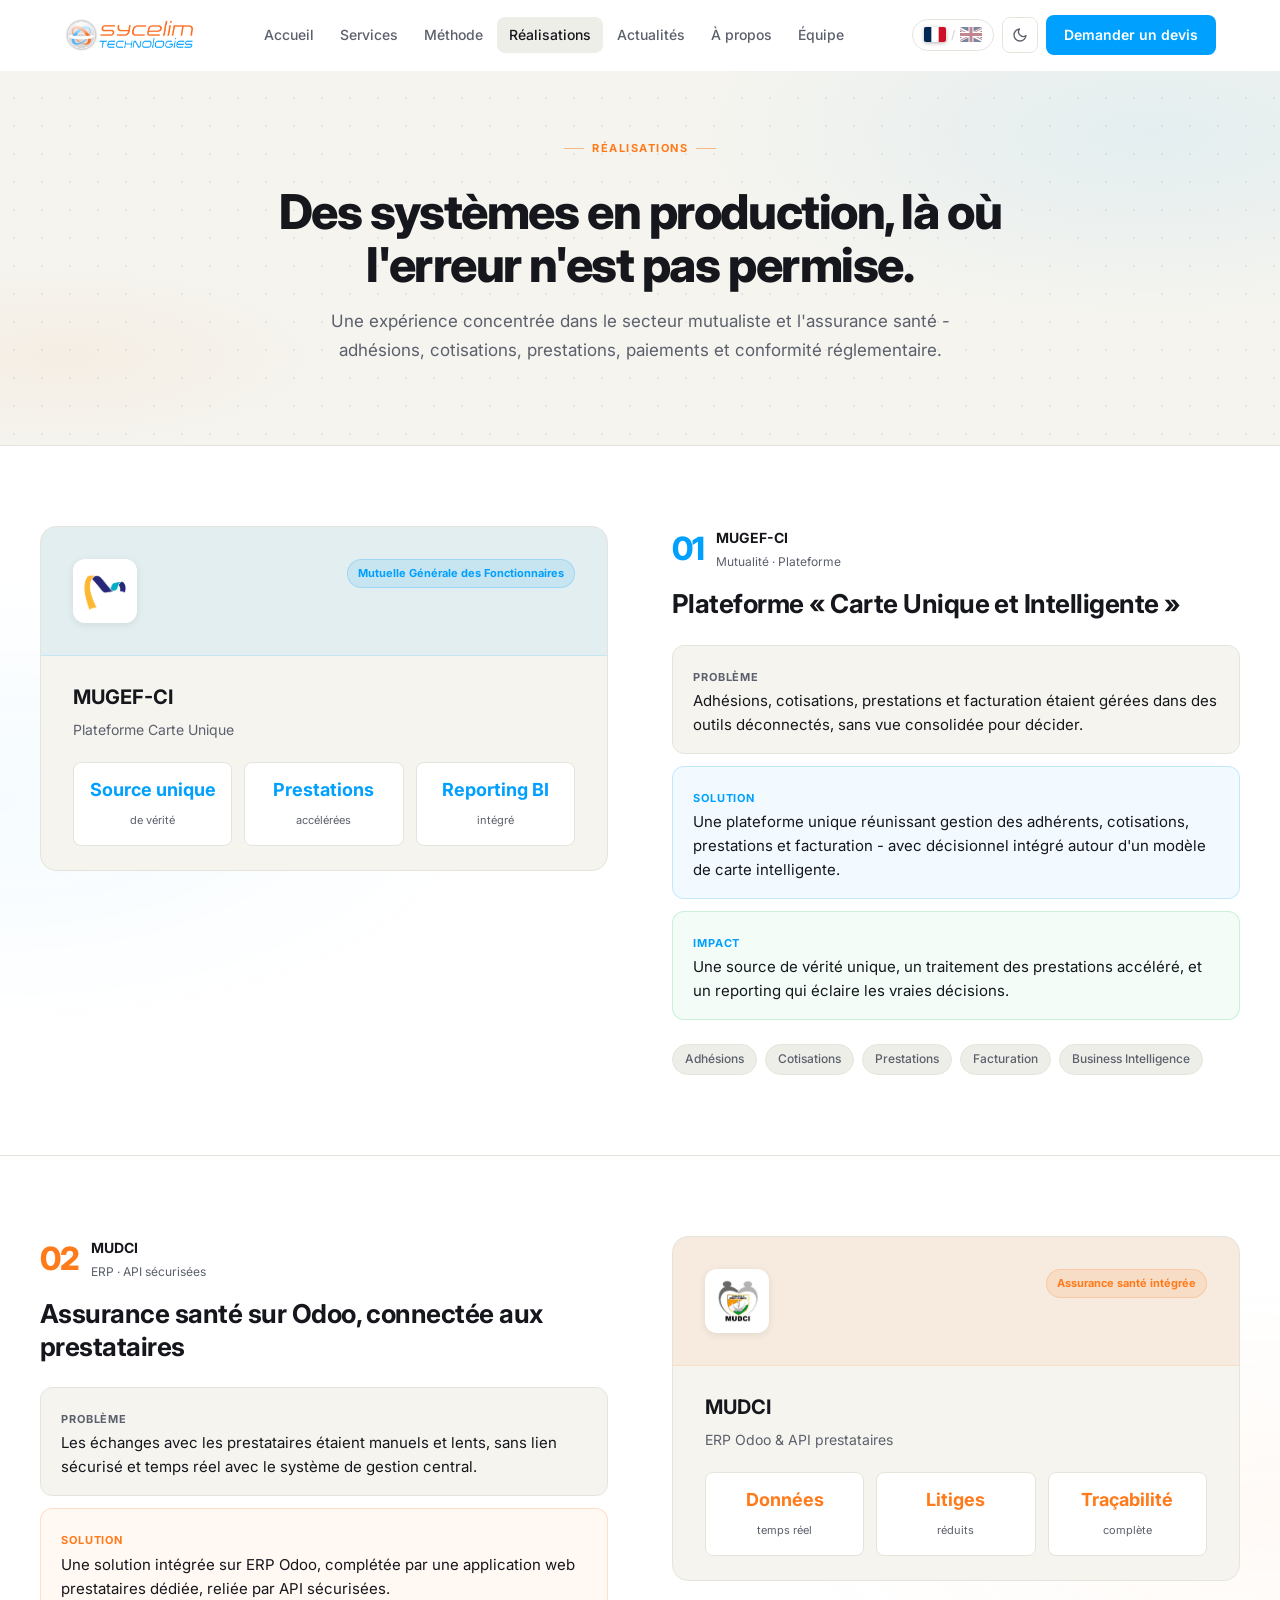
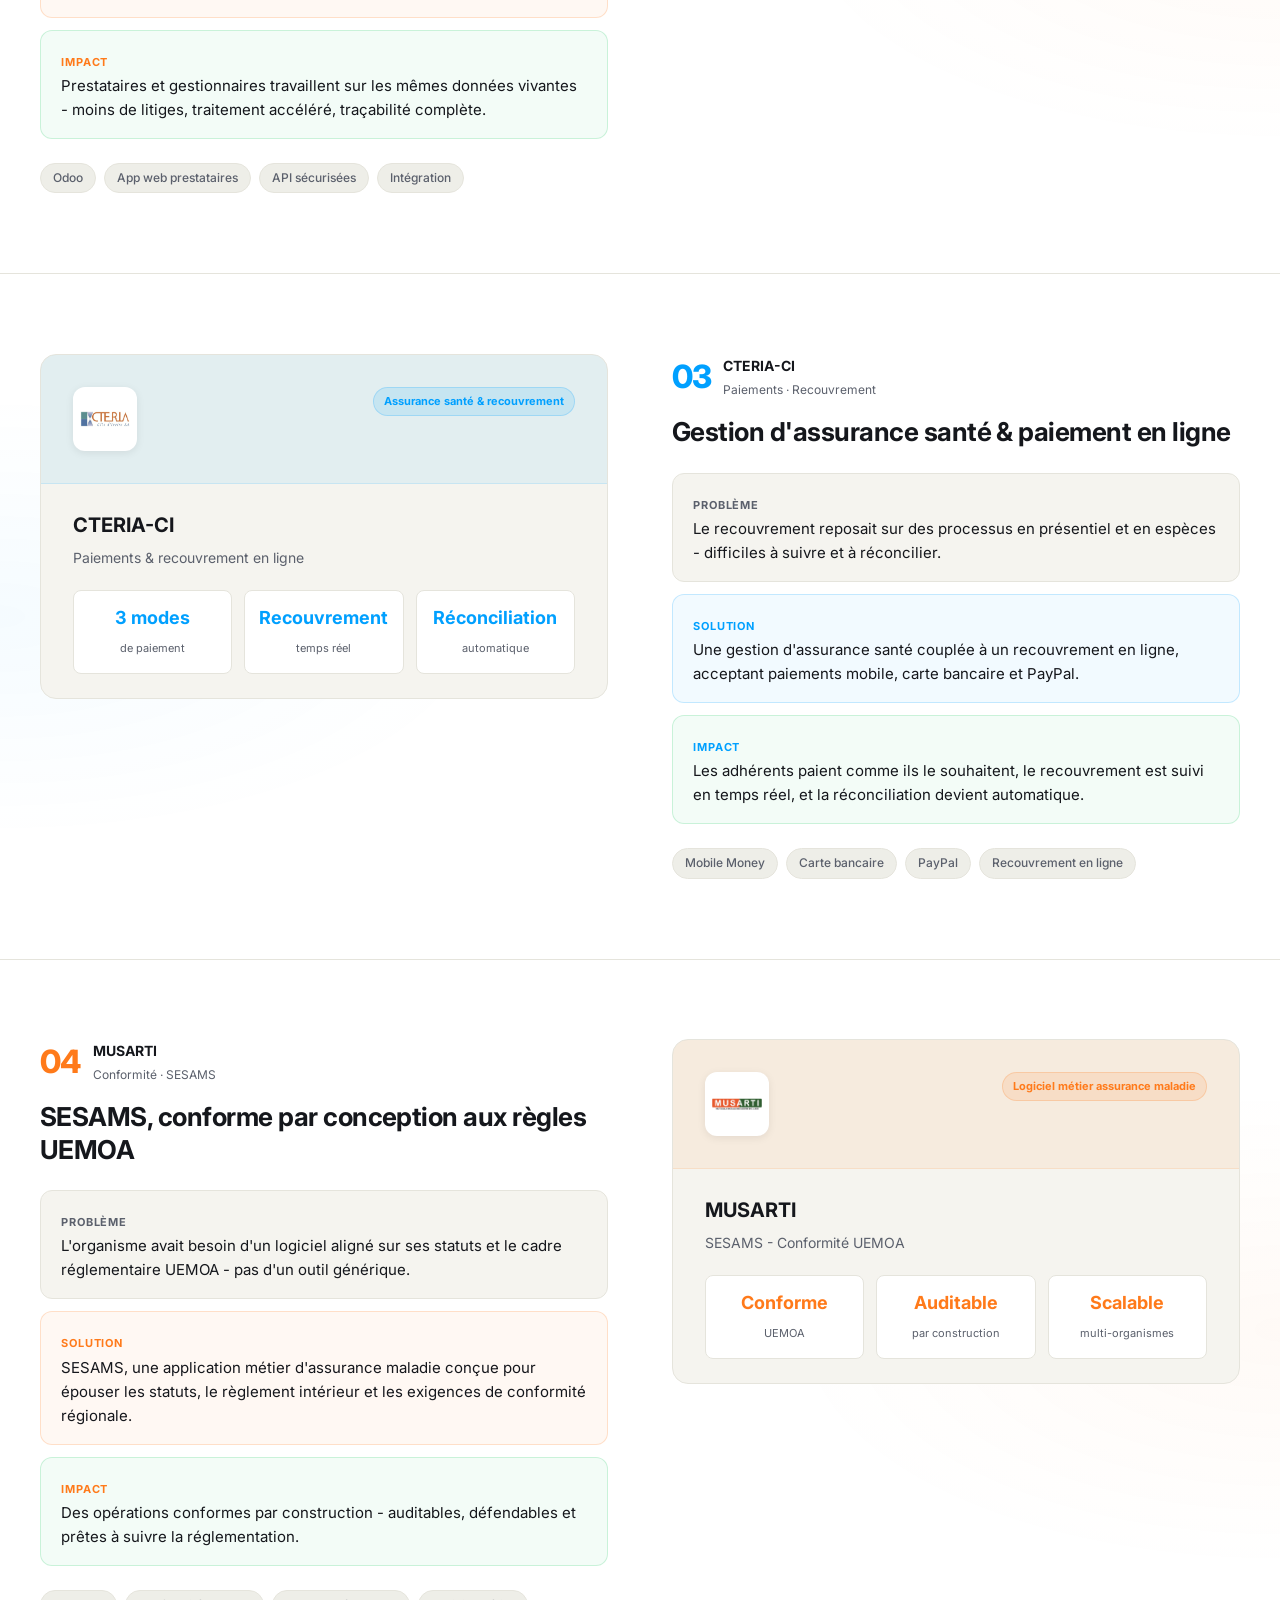
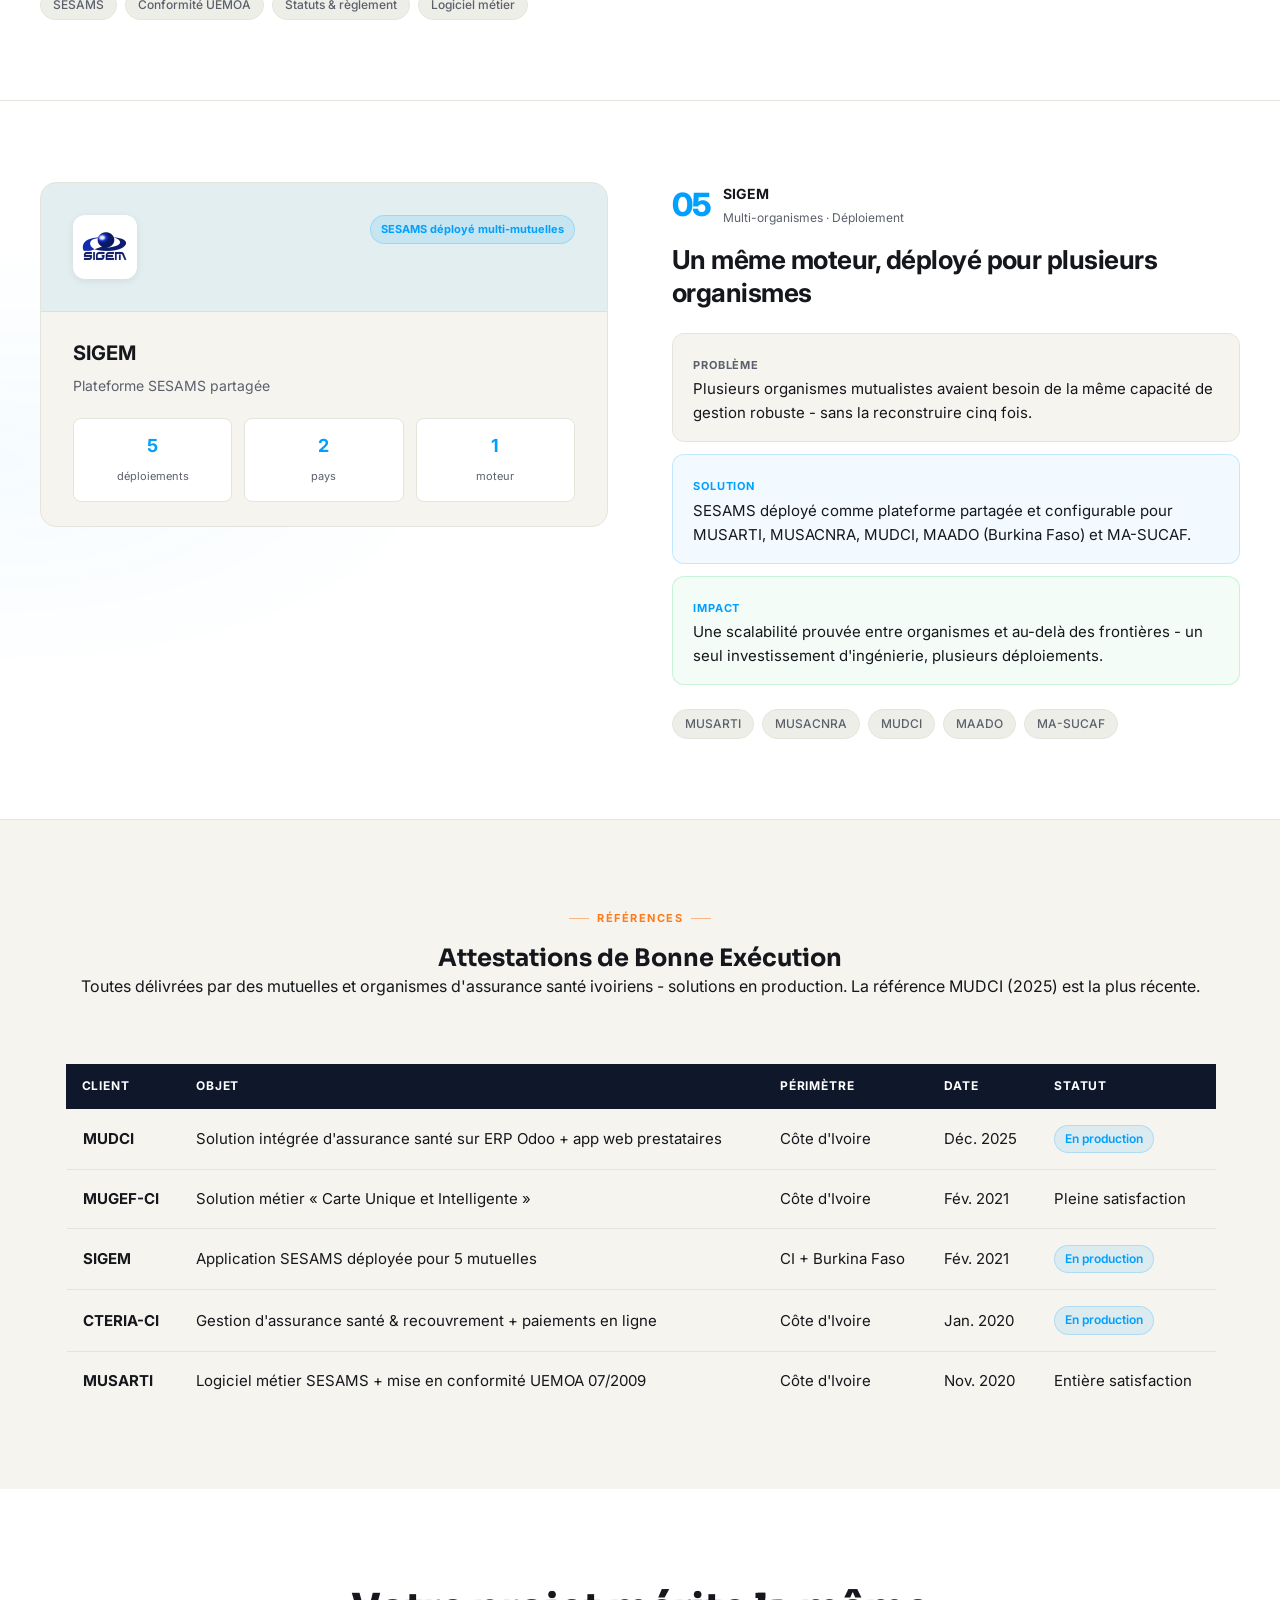
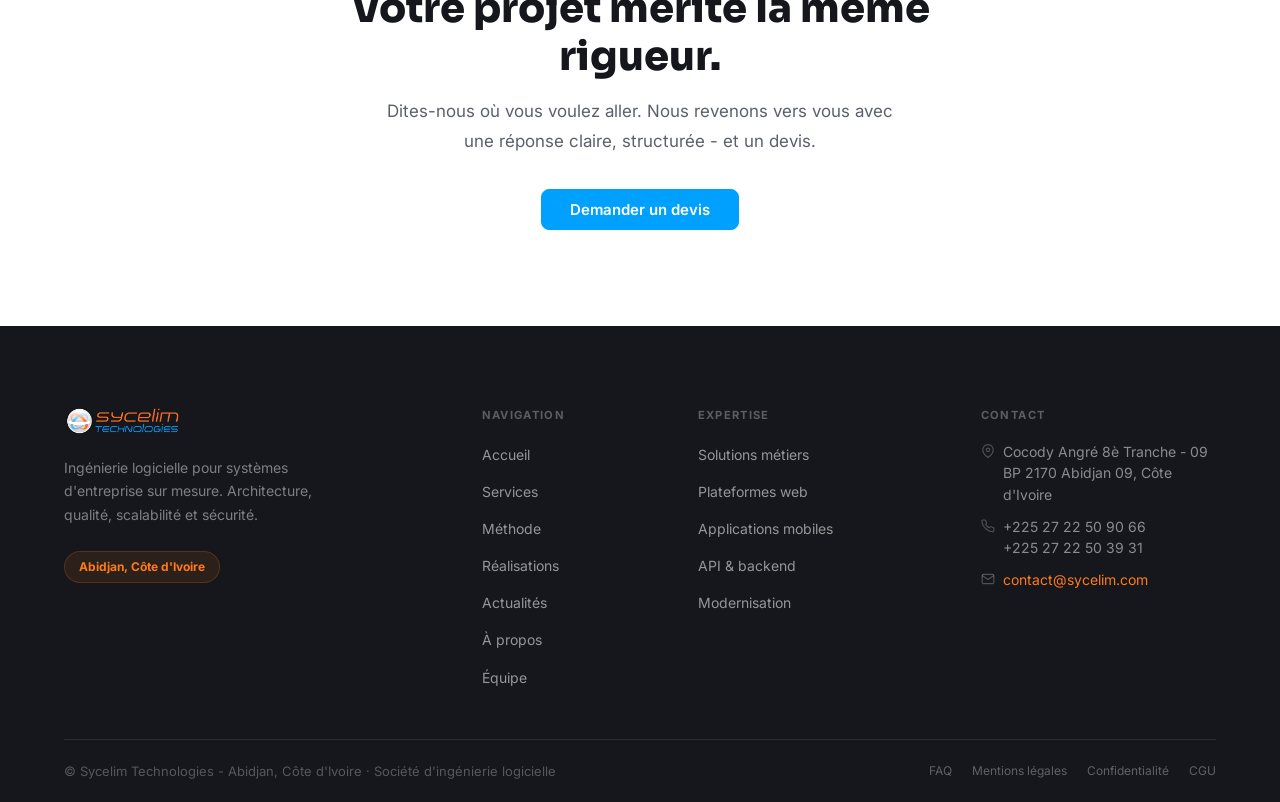
<file: realisations.html>
<!DOCTYPE html>
<html lang="fr" data-theme="light">
<head>
  <meta charset="UTF-8" />
  <script>!function(){var t=localStorage.getItem('sycelim-theme')||(matchMedia('(prefers-color-scheme:dark)').matches?'dark':'light');document.documentElement.setAttribute('data-theme',t)}()</script>
  <meta name="viewport" content="width=device-width, initial-scale=1.0" />
  <title>Réalisations - Sycelim Technologies</title>
  <meta name="description" content="Découvrez les réalisations de Sycelim Technologies : systèmes en production pour mutuelles et organismes d'assurance santé en Côte d'Ivoire et en Afrique de l'Ouest." />
  <meta name="theme-color" content="#00a0ff" />
  <meta property="og:title" content="Réalisations - Sycelim Technologies" />
  <meta property="og:description" content="Une expérience concentrée dans le secteur mutualiste et l'assurance santé - adhésions, cotisations, prestations, paiements et conformité réglementaire." />
  <meta property="og:type" content="website" />
  <meta property="og:image" content="logos/logo_all.png" />
  <link rel="preconnect" href="https://fonts.googleapis.com" />
  <link rel="preconnect" href="https://fonts.gstatic.com" crossorigin />
  <link href="https://fonts.googleapis.com/css2?family=Sora:wght@600;700;800&family=Inter:wght@400;500;600;700;800&display=swap" rel="stylesheet" />
  <link rel="stylesheet" href="css/style.css" />
  <link rel="icon" type="image/png" href="logos/logo_icon.png" />
</head>
<body>
<!-- ================================================================
  ⚠  TEXTES - NE PAS MODIFIER DANS CE FICHIER
  Source de vérité : locales/fr.json (français) · locales/en.json (anglais)
  Les éléments avec data-i18n="clé" sont remplis automatiquement par le JS.
  Tout texte écrit ici directement sera écrasé au chargement de la page.
================================================================ -->

<!-- NAVIGATION -->
<header class="navbar" id="navbar">
  <div class="container">
    <div class="navbar-inner">
      <a href="index.html" class="navbar-logo" aria-label="Sycelim Technologies - Accueil">
        <img src="logos/logo_all.png" alt="Sycelim Technologies" />
      </a>
      <nav class="navbar-nav" aria-label="Navigation principale">
        <a href="index.html"          class="nav-link" data-page="index"        data-i18n="nav.home">Accueil</a>
        <a href="services.html"       class="nav-link" data-page="services"     data-i18n="nav.services">Services</a>
        <a href="methode.html"        class="nav-link" data-page="methode"      data-i18n="nav.method">Méthode</a>
        <a href="realisations.html"   class="nav-link" data-page="realisations" data-i18n="nav.work">Réalisations</a>
        <a href="actualites.html"     class="nav-link" data-page="actualites"   data-i18n="nav.news">Actualités</a>
        <a href="a-propos.html"       class="nav-link" data-page="a-propos"     data-i18n="nav.about">À propos</a>
        <a href="equipe.html"         class="nav-link" data-page="equipe"       data-i18n="nav.team">Équipe</a>
      </nav>
      <div class="navbar-actions">
        <button class="btn-lang" aria-label="Changer de langue" title="Switch language">
          <span class="lang-fr-label active"><img src="images/flag-fr.svg" alt="Français" class="flag-img" /></span>
          <span class="sep">/</span>
          <span class="lang-en-label"><img src="images/flag-gb.svg" alt="English" class="flag-img" /></span>
        </button>
        <button class="btn-theme" aria-label="Basculer thème sombre/clair">
          <svg class="icon-sun" xmlns="http://www.w3.org/2000/svg" width="16" height="16" viewBox="0 0 24 24" fill="none" stroke="currentColor" stroke-width="2" stroke-linecap="round" stroke-linejoin="round"><circle cx="12" cy="12" r="5"/><line x1="12" y1="1" x2="12" y2="3"/><line x1="12" y1="21" x2="12" y2="23"/><line x1="4.22" y1="4.22" x2="5.64" y2="5.64"/><line x1="18.36" y1="18.36" x2="19.78" y2="19.78"/><line x1="1" y1="12" x2="3" y2="12"/><line x1="21" y1="12" x2="23" y2="12"/><line x1="4.22" y1="19.78" x2="5.64" y2="18.36"/><line x1="18.36" y1="5.64" x2="19.78" y2="4.22"/></svg>
          <svg class="icon-moon" xmlns="http://www.w3.org/2000/svg" width="16" height="16" viewBox="0 0 24 24" fill="none" stroke="currentColor" stroke-width="2" stroke-linecap="round" stroke-linejoin="round"><path d="M21 12.79A9 9 0 1 1 11.21 3 7 7 0 0 0 21 12.79z"/></svg>
        </button>
        <a href="contact.html" class="btn-cta-nav" data-i18n="nav.cta">Demander un devis</a>
        <button class="btn-hamburger" id="hamburger" aria-label="Menu" aria-expanded="false">
          <span></span><span></span><span></span>
        </button>
      </div>
    </div>
  </div>
</header>

<!-- MOBILE MENU -->
<nav class="mobile-menu" id="mobile-menu" aria-label="Menu mobile">
  <a href="index.html"        class="nav-link" data-page="index"        data-i18n="nav.home">Accueil</a>
  <a href="services.html"     class="nav-link" data-page="services"     data-i18n="nav.services">Services</a>
  <a href="methode.html"      class="nav-link" data-page="methode"      data-i18n="nav.method">Méthode</a>
  <a href="realisations.html" class="nav-link" data-page="realisations" data-i18n="nav.work">Réalisations</a>
  <a href="actualites.html"   class="nav-link" data-page="actualites"   data-i18n="nav.news">Actualités</a>
  <a href="a-propos.html"     class="nav-link" data-page="a-propos"     data-i18n="nav.about">À propos</a>
  <a href="equipe.html"       class="nav-link" data-page="equipe"       data-i18n="nav.team">Équipe</a>
  <div class="mobile-menu-foot">
    <a href="contact.html" class="btn btn-primary" data-i18n="nav.cta">Demander un devis</a>
    <button class="btn-lang" aria-label="Changer de langue">
      <span class="lang-fr-label active"><img src="images/flag-fr.svg" alt="Français" class="flag-img" /></span>
      <span class="sep">/</span>
      <span class="lang-en-label"><img src="images/flag-gb.svg" alt="English" class="flag-img" /></span>
    </button>
  </div>
</nav>

<main>

  <!-- ===== HERO ===== -->
  <section class="inner-hero" aria-labelledby="hero-title">
    <div class="inner-hero-bg" aria-hidden="true"></div>
    <div class="container">
      <div class="inner-hero-inner">
        <span class="eyebrow" data-i18n="real.eyebrow">Réalisations</span>
        <h1 class="inner-hero-title" id="hero-title" data-i18n="real.title">Des systèmes en production, là où l'erreur n'est pas permise.</h1>
        <p class="inner-hero-lead" data-i18n="real.lead">Une expérience concentrée dans le secteur mutualiste et l'assurance santé - adhésions, cotisations, prestations, paiements et conformité réglementaire.</p>
      </div>
    </div>
  </section>

  <!-- ===== CASE 01 - MUGEF-CI ===== -->
  <section class="real-case" id="mugef" style="--case-color:#00a0ff; --case-rgb:0,160,255;" aria-labelledby="mugef-title">
    <div class="real-case-inner container">

      <!-- Content column -->
      <div class="real-case-content">
        <div class="real-case-eyebrow">
          <span class="real-case-num">01</span>
          <span class="real-case-client-tag">
            <span class="real-case-client">MUGEF-CI</span>
            <span class="real-case-sector">Mutualité · Plateforme</span>
          </span>
        </div>
        <h2 class="real-case-title" id="mugef-title" data-i18n="real.mugef.title">Plateforme « Carte Unique et Intelligente »</h2>

        <div class="real-psr">
          <div class="real-psr-box real-psr-box--prob">
            <span class="real-psr-label" data-i18n="real.label.prob">Problème</span>
            <p data-i18n="real.mugef.prob">Adhésions, cotisations, prestations et facturation étaient gérées dans des outils déconnectés, sans vue consolidée pour décider.</p>
          </div>
          <div class="real-psr-box real-psr-box--sol">
            <span class="real-psr-label" data-i18n="real.label.sol">Solution</span>
            <p data-i18n="real.mugef.sol">Une plateforme unique réunissant gestion des adhérents, cotisations, prestations et facturation - avec décisionnel intégré autour d'un modèle de carte intelligente.</p>
          </div>
          <div class="real-psr-box real-psr-box--imp">
            <span class="real-psr-label" data-i18n="real.label.imp">Impact</span>
            <p data-i18n="real.mugef.imp">Une source de vérité unique, un traitement des prestations accéléré, et un reporting qui éclaire les vraies décisions.</p>
          </div>
        </div>

        <div class="tags">
          <span class="tag" data-i18n="real.mugef.tag1">Adhésions</span>
          <span class="tag" data-i18n="real.mugef.tag2">Cotisations</span>
          <span class="tag" data-i18n="real.mugef.tag3">Prestations</span>
          <span class="tag" data-i18n="real.mugef.tag4">Facturation</span>
          <span class="tag" data-i18n="real.mugef.tag5">Business Intelligence</span>
        </div>
      </div>

      <!-- Visual column -->
      <div class="real-case-visual">
        <div class="real-case-card">
          <div class="real-case-card-header">
            <div class="real-case-card-logo">
              <img src="images/logo-mugef-ci.png" alt="MUGEF-CI" onerror="this.style.display='none';this.nextElementSibling.style.display='flex';" />
              <span class="real-case-card-logo-placeholder" style="display:none;">MUGEF</span>
            </div>
            <span class="real-case-card-badge" data-i18n="real.mugef.badge">Mutuelle Générale des Fonctionnaires</span>
          </div>
          <div class="real-case-card-body">
            <div class="real-case-card-name" data-i18n="real.mugef.card.name">MUGEF-CI</div>
            <div class="real-case-card-sub" data-i18n="real.mugef.card.sub">Plateforme Carte Unique</div>
            <div class="real-case-card-stats">
              <div class="real-case-stat">
                <span class="real-case-stat-val" data-i18n="real.mugef.stat1.val">Source unique</span>
                <span class="real-case-stat-lbl" data-i18n="real.mugef.stat1.lbl">de vérité</span>
              </div>
              <div class="real-case-stat">
                <span class="real-case-stat-val" data-i18n="real.mugef.stat2.val">Prestations</span>
                <span class="real-case-stat-lbl" data-i18n="real.mugef.stat2.lbl">accélérées</span>
              </div>
              <div class="real-case-stat">
                <span class="real-case-stat-val" data-i18n="real.mugef.stat3.val">Reporting BI</span>
                <span class="real-case-stat-lbl" data-i18n="real.mugef.stat3.lbl">intégré</span>
              </div>
            </div>
          </div>
        </div>
      </div>

    </div>
  </section>

  <!-- ===== CASE 02 - MUDCI ===== -->
  <section class="real-case" id="mudci" style="--case-color:#ff7a1a; --case-rgb:255,122,26;" aria-labelledby="mudci-title">
    <div class="real-case-inner container">

      <!-- Content column -->
      <div class="real-case-content">
        <div class="real-case-eyebrow">
          <span class="real-case-num">02</span>
          <span class="real-case-client-tag">
            <span class="real-case-client">MUDCI</span>
            <span class="real-case-sector">ERP · API sécurisées</span>
          </span>
        </div>
        <h2 class="real-case-title" id="mudci-title" data-i18n="real.mudci.title">Assurance santé sur Odoo, connectée aux prestataires</h2>

        <div class="real-psr">
          <div class="real-psr-box real-psr-box--prob">
            <span class="real-psr-label" data-i18n="real.label.prob">Problème</span>
            <p data-i18n="real.mudci.prob">Les échanges avec les prestataires étaient manuels et lents, sans lien sécurisé et temps réel avec le système de gestion central.</p>
          </div>
          <div class="real-psr-box real-psr-box--sol">
            <span class="real-psr-label" data-i18n="real.label.sol">Solution</span>
            <p data-i18n="real.mudci.sol">Une solution intégrée sur ERP Odoo, complétée par une application web prestataires dédiée, reliée par API sécurisées.</p>
          </div>
          <div class="real-psr-box real-psr-box--imp">
            <span class="real-psr-label" data-i18n="real.label.imp">Impact</span>
            <p data-i18n="real.mudci.imp">Prestataires et gestionnaires travaillent sur les mêmes données vivantes - moins de litiges, traitement accéléré, traçabilité complète.</p>
          </div>
        </div>

        <div class="tags">
          <span class="tag" data-i18n="real.mudci.tag1">Odoo</span>
          <span class="tag" data-i18n="real.mudci.tag2">App web prestataires</span>
          <span class="tag" data-i18n="real.mudci.tag3">API sécurisées</span>
          <span class="tag" data-i18n="real.mudci.tag4">Intégration</span>
        </div>
      </div>

      <!-- Visual column -->
      <div class="real-case-visual">
        <div class="real-case-card">
          <div class="real-case-card-header">
            <div class="real-case-card-logo">
              <img src="images/logo-mudci.jpeg" alt="MUDCI" onerror="this.style.display='none';this.nextElementSibling.style.display='flex';" />
              <span class="real-case-card-logo-placeholder" style="display:none;">MUDCI</span>
            </div>
            <span class="real-case-card-badge" data-i18n="real.mudci.badge">Assurance santé intégrée</span>
          </div>
          <div class="real-case-card-body">
            <div class="real-case-card-name" data-i18n="real.mudci.card.name">MUDCI</div>
            <div class="real-case-card-sub" data-i18n="real.mudci.card.sub">ERP Odoo & API prestataires</div>
            <div class="real-case-card-stats">
              <div class="real-case-stat">
                <span class="real-case-stat-val" data-i18n="real.mudci.stat1.val">Données</span>
                <span class="real-case-stat-lbl" data-i18n="real.mudci.stat1.lbl">temps réel</span>
              </div>
              <div class="real-case-stat">
                <span class="real-case-stat-val" data-i18n="real.mudci.stat2.val">Litiges</span>
                <span class="real-case-stat-lbl" data-i18n="real.mudci.stat2.lbl">réduits</span>
              </div>
              <div class="real-case-stat">
                <span class="real-case-stat-val" data-i18n="real.mudci.stat3.val">Traçabilité</span>
                <span class="real-case-stat-lbl" data-i18n="real.mudci.stat3.lbl">complète</span>
              </div>
            </div>
          </div>
        </div>
      </div>

    </div>
  </section>

  <!-- ===== CASE 03 - CTERIA-CI ===== -->
  <section class="real-case" id="cteria" style="--case-color:#00a0ff; --case-rgb:0,160,255;" aria-labelledby="cteria-title">
    <div class="real-case-inner container">

      <!-- Content column -->
      <div class="real-case-content">
        <div class="real-case-eyebrow">
          <span class="real-case-num">03</span>
          <span class="real-case-client-tag">
            <span class="real-case-client">CTERIA-CI</span>
            <span class="real-case-sector">Paiements · Recouvrement</span>
          </span>
        </div>
        <h2 class="real-case-title" id="cteria-title" data-i18n="real.cteria.title">Gestion d'assurance santé &amp; paiement en ligne</h2>

        <div class="real-psr">
          <div class="real-psr-box real-psr-box--prob">
            <span class="real-psr-label" data-i18n="real.label.prob">Problème</span>
            <p data-i18n="real.cteria.prob">Le recouvrement reposait sur des processus en présentiel et en espèces - difficiles à suivre et à réconcilier.</p>
          </div>
          <div class="real-psr-box real-psr-box--sol">
            <span class="real-psr-label" data-i18n="real.label.sol">Solution</span>
            <p data-i18n="real.cteria.sol">Une gestion d'assurance santé couplée à un recouvrement en ligne, acceptant paiements mobile, carte bancaire et PayPal.</p>
          </div>
          <div class="real-psr-box real-psr-box--imp">
            <span class="real-psr-label" data-i18n="real.label.imp">Impact</span>
            <p data-i18n="real.cteria.imp">Les adhérents paient comme ils le souhaitent, le recouvrement est suivi en temps réel, et la réconciliation devient automatique.</p>
          </div>
        </div>

        <div class="tags">
          <span class="tag" data-i18n="real.cteria.tag1">Mobile Money</span>
          <span class="tag" data-i18n="real.cteria.tag2">Carte bancaire</span>
          <span class="tag" data-i18n="real.cteria.tag3">PayPal</span>
          <span class="tag" data-i18n="real.cteria.tag4">Recouvrement en ligne</span>
        </div>
      </div>

      <!-- Visual column -->
      <div class="real-case-visual">
        <div class="real-case-card">
          <div class="real-case-card-header">
            <div class="real-case-card-logo">
              <img src="images/logo-cteriaci.png" alt="CTERIA-CI" onerror="this.style.display='none';this.nextElementSibling.style.display='flex';" />
              <span class="real-case-card-logo-placeholder" style="display:none;">CTERIA</span>
            </div>
            <span class="real-case-card-badge" data-i18n="real.cteria.badge">Assurance santé &amp; recouvrement</span>
          </div>
          <div class="real-case-card-body">
            <div class="real-case-card-name" data-i18n="real.cteria.card.name">CTERIA-CI</div>
            <div class="real-case-card-sub" data-i18n="real.cteria.card.sub">Paiements &amp; recouvrement en ligne</div>
            <div class="real-case-card-stats">
              <div class="real-case-stat">
                <span class="real-case-stat-val" data-i18n="real.cteria.stat1.val">3 modes</span>
                <span class="real-case-stat-lbl" data-i18n="real.cteria.stat1.lbl">de paiement</span>
              </div>
              <div class="real-case-stat">
                <span class="real-case-stat-val" data-i18n="real.cteria.stat2.val">Recouvrement</span>
                <span class="real-case-stat-lbl" data-i18n="real.cteria.stat2.lbl">temps réel</span>
              </div>
              <div class="real-case-stat">
                <span class="real-case-stat-val" data-i18n="real.cteria.stat3.val">Réconciliation</span>
                <span class="real-case-stat-lbl" data-i18n="real.cteria.stat3.lbl">automatique</span>
              </div>
            </div>
          </div>
        </div>
      </div>

    </div>
  </section>

  <!-- ===== CASE 04 - MUSARTI ===== -->
  <section class="real-case" id="musarti" style="--case-color:#ff7a1a; --case-rgb:255,122,26;" aria-labelledby="musarti-title">
    <div class="real-case-inner container">

      <!-- Content column -->
      <div class="real-case-content">
        <div class="real-case-eyebrow">
          <span class="real-case-num">04</span>
          <span class="real-case-client-tag">
            <span class="real-case-client">MUSARTI</span>
            <span class="real-case-sector">Conformité · SESAMS</span>
          </span>
        </div>
        <h2 class="real-case-title" id="musarti-title" data-i18n="real.musarti.title">SESAMS, conforme par conception aux règles UEMOA</h2>

        <div class="real-psr">
          <div class="real-psr-box real-psr-box--prob">
            <span class="real-psr-label" data-i18n="real.label.prob">Problème</span>
            <p data-i18n="real.musarti.prob">L'organisme avait besoin d'un logiciel aligné sur ses statuts et le cadre réglementaire UEMOA - pas d'un outil générique.</p>
          </div>
          <div class="real-psr-box real-psr-box--sol">
            <span class="real-psr-label" data-i18n="real.label.sol">Solution</span>
            <p data-i18n="real.musarti.sol">SESAMS, une application métier d'assurance maladie conçue pour épouser les statuts, le règlement intérieur et les exigences de conformité régionale.</p>
          </div>
          <div class="real-psr-box real-psr-box--imp">
            <span class="real-psr-label" data-i18n="real.label.imp">Impact</span>
            <p data-i18n="real.musarti.imp">Des opérations conformes par construction - auditables, défendables et prêtes à suivre la réglementation.</p>
          </div>
        </div>

        <div class="tags">
          <span class="tag" data-i18n="real.musarti.tag1">SESAMS</span>
          <span class="tag" data-i18n="real.musarti.tag2">Conformité UEMOA</span>
          <span class="tag" data-i18n="real.musarti.tag3">Statuts &amp; règlement</span>
          <span class="tag" data-i18n="real.musarti.tag4">Logiciel métier</span>
        </div>
      </div>

      <!-- Visual column -->
      <div class="real-case-visual">
        <div class="real-case-card">
          <div class="real-case-card-header">
            <div class="real-case-card-logo">
              <img src="images/logo-musarti.jpeg" alt="MUSARTI" />
            </div>
            <span class="real-case-card-badge" data-i18n="real.musarti.badge">Logiciel métier assurance maladie</span>
          </div>
          <div class="real-case-card-body">
            <div class="real-case-card-name" data-i18n="real.musarti.card.name">MUSARTI</div>
            <div class="real-case-card-sub" data-i18n="real.musarti.card.sub">SESAMS - Conformité UEMOA</div>
            <div class="real-case-card-stats">
              <div class="real-case-stat">
                <span class="real-case-stat-val" data-i18n="real.musarti.stat1.val">Conforme</span>
                <span class="real-case-stat-lbl" data-i18n="real.musarti.stat1.lbl">UEMOA</span>
              </div>
              <div class="real-case-stat">
                <span class="real-case-stat-val" data-i18n="real.musarti.stat2.val">Auditable</span>
                <span class="real-case-stat-lbl" data-i18n="real.musarti.stat2.lbl">par construction</span>
              </div>
              <div class="real-case-stat">
                <span class="real-case-stat-val" data-i18n="real.musarti.stat3.val">Scalable</span>
                <span class="real-case-stat-lbl" data-i18n="real.musarti.stat3.lbl">multi-organismes</span>
              </div>
            </div>
          </div>
        </div>
      </div>

    </div>
  </section>

  <!-- ===== CASE 05 - SIGEM ===== -->
  <section class="real-case" id="sigem" style="--case-color:#00a0ff; --case-rgb:0,160,255;" aria-labelledby="sigem-title">
    <div class="real-case-inner container">

      <!-- Content column -->
      <div class="real-case-content">
        <div class="real-case-eyebrow">
          <span class="real-case-num">05</span>
          <span class="real-case-client-tag">
            <span class="real-case-client">SIGEM</span>
            <span class="real-case-sector">Multi-organismes · Déploiement</span>
          </span>
        </div>
        <h2 class="real-case-title" id="sigem-title" data-i18n="real.sigem.title">Un même moteur, déployé pour plusieurs organismes</h2>

        <div class="real-psr">
          <div class="real-psr-box real-psr-box--prob">
            <span class="real-psr-label" data-i18n="real.label.prob">Problème</span>
            <p data-i18n="real.sigem.prob">Plusieurs organismes mutualistes avaient besoin de la même capacité de gestion robuste - sans la reconstruire cinq fois.</p>
          </div>
          <div class="real-psr-box real-psr-box--sol">
            <span class="real-psr-label" data-i18n="real.label.sol">Solution</span>
            <p data-i18n="real.sigem.sol">SESAMS déployé comme plateforme partagée et configurable pour MUSARTI, MUSACNRA, MUDCI, MAADO (Burkina Faso) et MA-SUCAF.</p>
          </div>
          <div class="real-psr-box real-psr-box--imp">
            <span class="real-psr-label" data-i18n="real.label.imp">Impact</span>
            <p data-i18n="real.sigem.imp">Une scalabilité prouvée entre organismes et au-delà des frontières - un seul investissement d'ingénierie, plusieurs déploiements.</p>
          </div>
        </div>

        <div class="tags">
          <span class="tag" data-i18n="real.sigem.tag1">MUSARTI</span>
          <span class="tag" data-i18n="real.sigem.tag2">MUSACNRA</span>
          <span class="tag" data-i18n="real.sigem.tag3">MUDCI</span>
          <span class="tag" data-i18n="real.sigem.tag4">MAADO</span>
          <span class="tag" data-i18n="real.sigem.tag5">MA-SUCAF</span>
        </div>
      </div>

      <!-- Visual column -->
      <div class="real-case-visual">
        <div class="real-case-card">
          <div class="real-case-card-header">
            <div class="real-case-card-logo">
              <img src="images/logo-sigem.jpg" alt="SIGEM" />
            </div>
            <span class="real-case-card-badge" data-i18n="real.sigem.badge">SESAMS déployé multi-mutuelles</span>
          </div>
          <div class="real-case-card-body">
            <div class="real-case-card-name" data-i18n="real.sigem.card.name">SIGEM</div>
            <div class="real-case-card-sub" data-i18n="real.sigem.card.sub">Plateforme SESAMS partagée</div>
            <div class="real-case-card-stats">
              <div class="real-case-stat">
                <span class="real-case-stat-val" data-i18n="real.sigem.stat1.val">5</span>
                <span class="real-case-stat-lbl" data-i18n="real.sigem.stat1.lbl">déploiements</span>
              </div>
              <div class="real-case-stat">
                <span class="real-case-stat-val" data-i18n="real.sigem.stat2.val">2</span>
                <span class="real-case-stat-lbl" data-i18n="real.sigem.stat2.lbl">pays</span>
              </div>
              <div class="real-case-stat">
                <span class="real-case-stat-val" data-i18n="real.sigem.stat3.val">1</span>
                <span class="real-case-stat-lbl" data-i18n="real.sigem.stat3.lbl">moteur</span>
              </div>
            </div>
          </div>
        </div>
      </div>

    </div>
  </section>

  <!-- ===== REFERENCES TABLE ===== -->
  <section class="real-refs section section--alt" aria-labelledby="refs-title">
    <div class="container">
      <div class="section-header">
        <span class="eyebrow" data-i18n="real.refs.eyebrow">Références</span>
        <h2 id="refs-title" data-i18n="real.refs.title">Attestations de Bonne Exécution</h2>
        <p data-i18n="real.refs.desc">Toutes délivrées par des mutuelles et organismes d'assurance santé ivoiriens - solutions en production.</p>
      </div>

      <div class="real-ref-table-wrap">
        <table class="real-ref-table" aria-label="Tableau des attestations de bonne exécution">
          <thead>
            <tr>
              <th scope="col" data-i18n="real.refs.col.client">Client</th>
              <th scope="col" data-i18n="real.refs.col.objet">Objet</th>
              <th scope="col" data-i18n="real.refs.col.perimetre">Périmètre</th>
              <th scope="col" data-i18n="real.refs.col.date">Date</th>
              <th scope="col" data-i18n="real.refs.col.statut">Statut</th>
            </tr>
          </thead>
          <tbody>
            <tr>
              <td><strong>MUDCI</strong></td>
              <td data-i18n="real.refs.row1.objet">Solution intégrée d'assurance santé sur ERP Odoo + app web prestataires</td>
              <td>Côte d'Ivoire</td>
              <td>Déc. 2025</td>
              <td><span class="real-ref-badge" data-i18n="real.refs.status.prod">En production</span></td>
            </tr>
            <tr>
              <td><strong>MUGEF-CI</strong></td>
              <td data-i18n="real.refs.row2.objet">Solution métier « Carte Unique et Intelligente »</td>
              <td>Côte d'Ivoire</td>
              <td>Fév. 2021</td>
              <td data-i18n="real.refs.status.sat1">Pleine satisfaction</td>
            </tr>
            <tr>
              <td><strong>SIGEM</strong></td>
              <td data-i18n="real.refs.row3.objet">Application SESAMS déployée pour 5 mutuelles</td>
              <td>CI + Burkina Faso</td>
              <td>Fév. 2021</td>
              <td><span class="real-ref-badge" data-i18n="real.refs.status.prod">En production</span></td>
            </tr>
            <tr>
              <td><strong>CTERIA-CI</strong></td>
              <td data-i18n="real.refs.row4.objet">Gestion d'assurance santé &amp; recouvrement + paiements en ligne</td>
              <td>Côte d'Ivoire</td>
              <td>Jan. 2020</td>
              <td><span class="real-ref-badge" data-i18n="real.refs.status.prod">En production</span></td>
            </tr>
            <tr>
              <td><strong>MUSARTI</strong></td>
              <td data-i18n="real.refs.row5.objet">Logiciel métier SESAMS + mise en conformité UEMOA 07/2009</td>
              <td>Côte d'Ivoire</td>
              <td>Nov. 2020</td>
              <td data-i18n="real.refs.status.sat2">Entière satisfaction</td>
            </tr>
          </tbody>
        </table>
      </div>
    </div>
  </section>

  <!-- ===== FINAL CTA ===== -->
  <section class="final-cta" aria-labelledby="cta-title">
    <div class="container">
      <h2 class="final-cta-title" id="cta-title" data-i18n="real.cta.title">Votre projet mérite la même rigueur.</h2>
      <p class="final-cta-sub" data-i18n="cta.sub">Dites-nous où vous voulez aller. Nous revenons vers vous avec une réponse claire, structurée - et un devis.</p>
      <div class="final-cta-actions">
        <a href="contact.html" class="btn btn-primary" data-i18n="nav.cta">Demander un devis</a>
      </div>
    </div>
  </section>

</main>

<!-- FOOTER -->
<footer class="footer" aria-label="Pied de page">
  <div class="container">
    <div class="footer-grid">
      <div>
        <div class="footer-logo"><img src="logos/logo_all.png" alt="Sycelim Technologies" /></div>
        <p class="footer-tagline" data-i18n="footer.tagline">Ingénierie logicielle pour systèmes d'entreprise sur mesure. Architecture, qualité, scalabilité et sécurité.</p>
        <div class="tags"><span class="badge">Abidjan, Côte d'Ivoire</span></div>
      </div>
      <div>
        <div class="footer-col-title" data-i18n="footer.nav">Navigation</div>
        <ul class="footer-links">
          <li><a href="index.html" class="footer-link" data-i18n="nav.home">Accueil</a></li>
          <li><a href="services.html" class="footer-link" data-i18n="nav.services">Services</a></li>
          <li><a href="methode.html" class="footer-link" data-i18n="nav.method">Méthode</a></li>
          <li><a href="realisations.html" class="footer-link" data-i18n="nav.work">Réalisations</a></li>
          <li><a href="actualites.html" class="footer-link" data-i18n="nav.news">Actualités</a></li>
          <li><a href="a-propos.html" class="footer-link" data-i18n="nav.about">À propos</a></li>
          <li><a href="equipe.html" class="footer-link" data-i18n="nav.team">Équipe</a></li>
        </ul>
      </div>
      <div>
        <div class="footer-col-title" data-i18n="footer.expertise">Expertise</div>
        <ul class="footer-links">
          <li><a href="services.html#solutions-metiers" class="footer-link" data-i18n="footer.exp.1">Solutions métiers</a></li>
          <li><a href="services.html#plateformes-web" class="footer-link" data-i18n="footer.exp.2">Plateformes web</a></li>
          <li><a href="services.html#applications-mobiles" class="footer-link" data-i18n="footer.exp.3">Applications mobiles</a></li>
          <li><a href="services.html#api-backend" class="footer-link" data-i18n="footer.exp.4">API &amp; backend</a></li>
          <li><a href="services.html#modernisation" class="footer-link" data-i18n="footer.exp.5">Modernisation</a></li>
        </ul>
      </div>
      <div>
        <div class="footer-col-title" data-i18n="footer.contact">Contact</div>
        <div class="footer-contact-item">
          <svg xmlns="http://www.w3.org/2000/svg" viewBox="0 0 24 24" fill="none" stroke="currentColor" stroke-width="2" stroke-linecap="round" stroke-linejoin="round"><path d="M21 10c0 7-9 13-9 13s-9-6-9-13a9 9 0 0 1 18 0z"/><circle cx="12" cy="10" r="3"/></svg>
          <span>Cocody Angré 8è Tranche - 09 BP 2170 Abidjan 09, Côte d'Ivoire</span>
        </div>
        <div class="footer-contact-item">
          <svg xmlns="http://www.w3.org/2000/svg" viewBox="0 0 24 24" fill="none" stroke="currentColor" stroke-width="2"><path d="M22 16.92v3a2 2 0 0 1-2.18 2 19.79 19.79 0 0 1-8.63-3.07A19.5 19.5 0 0 1 4.6 12.41 19.79 19.79 0 0 1 1.5 3.82 2 2 0 0 1 3.48 1.65h3a2 2 0 0 1 2 1.72c.127.96.361 1.903.7 2.81a2 2 0 0 1-.45 2.11L7.91 9.1a16 16 0 0 0 6 6l1.27-1.27a2 2 0 0 1 2.11-.45c.907.339 1.85.573 2.81.7A2 2 0 0 1 22 16.92z"/></svg>
          <span>+225 27 22 50 90 66<br>+225 27 22 50 39 31</span>
        </div>
        <div class="footer-contact-item">
          <svg xmlns="http://www.w3.org/2000/svg" viewBox="0 0 24 24" fill="none" stroke="currentColor" stroke-width="2"><path d="M4 4h16c1.1 0 2 .9 2 2v12c0 1.1-.9 2-2 2H4c-1.1 0-2-.9-2-2V6c0-1.1.9-2 2-2z"/><polyline points="22,6 12,13 2,6"/></svg>
          <a href="mailto:contact@sycelim.com" class="footer-link" style="color:var(--orange)">contact@sycelim.com</a>
        </div>
      </div>
    </div>
    <div class="footer-bottom">
      <p class="footer-copy" data-i18n="footer.copy">© Sycelim Technologies - Abidjan, Côte d'Ivoire · Société d'ingénierie logicielle</p>
      <nav class="footer-legal" aria-label="Liens légaux">
        <a href="faq.html" class="footer-legal-link" data-i18n="footer.faq">FAQ</a>
        <a href="mentions-legales.html" class="footer-legal-link" data-i18n="footer.legal">Mentions légales</a>
        <a href="confidentialite.html" class="footer-legal-link" data-i18n="footer.privacy">Confidentialité</a>
        <a href="cgu.html" class="footer-legal-link" data-i18n="footer.cgu">CGU</a>
      </nav>
    </div>
  </div>
</footer>

<script src="js/main.js"></script>
</body>
</html>
</file>
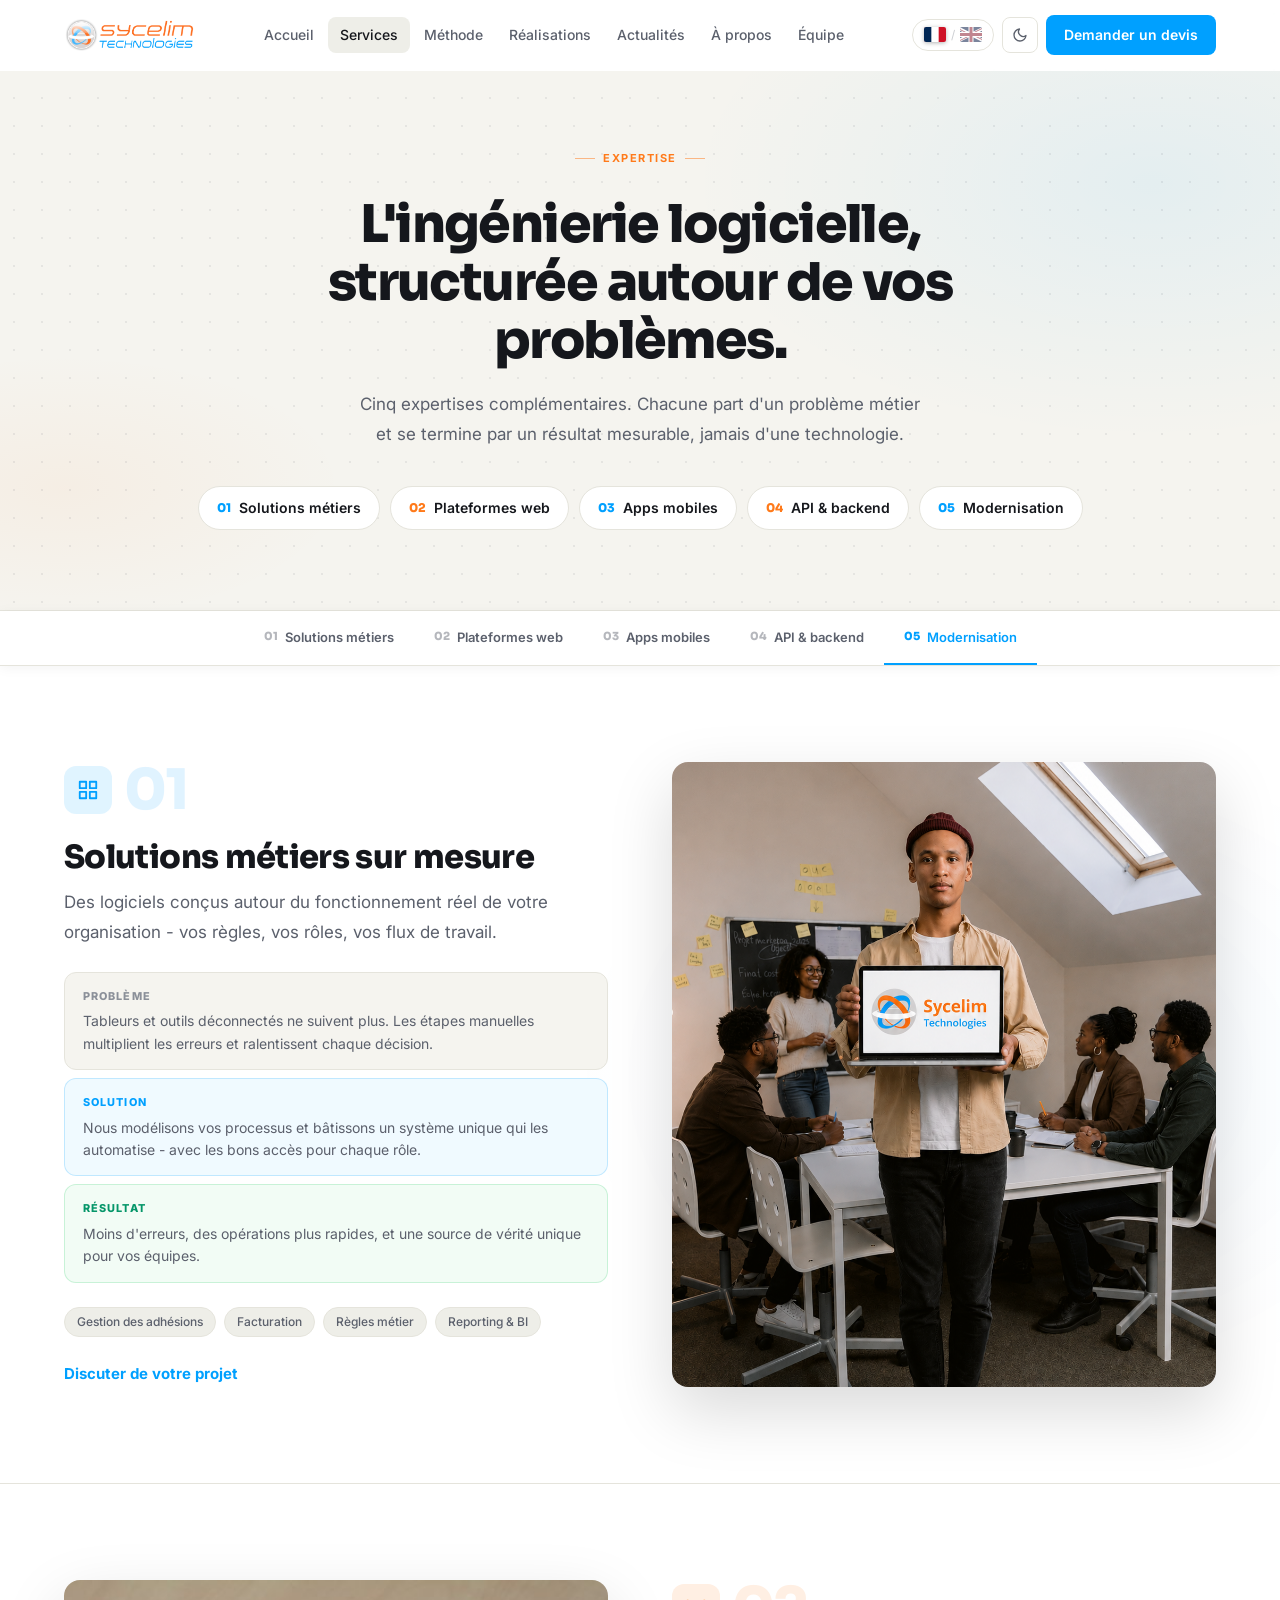
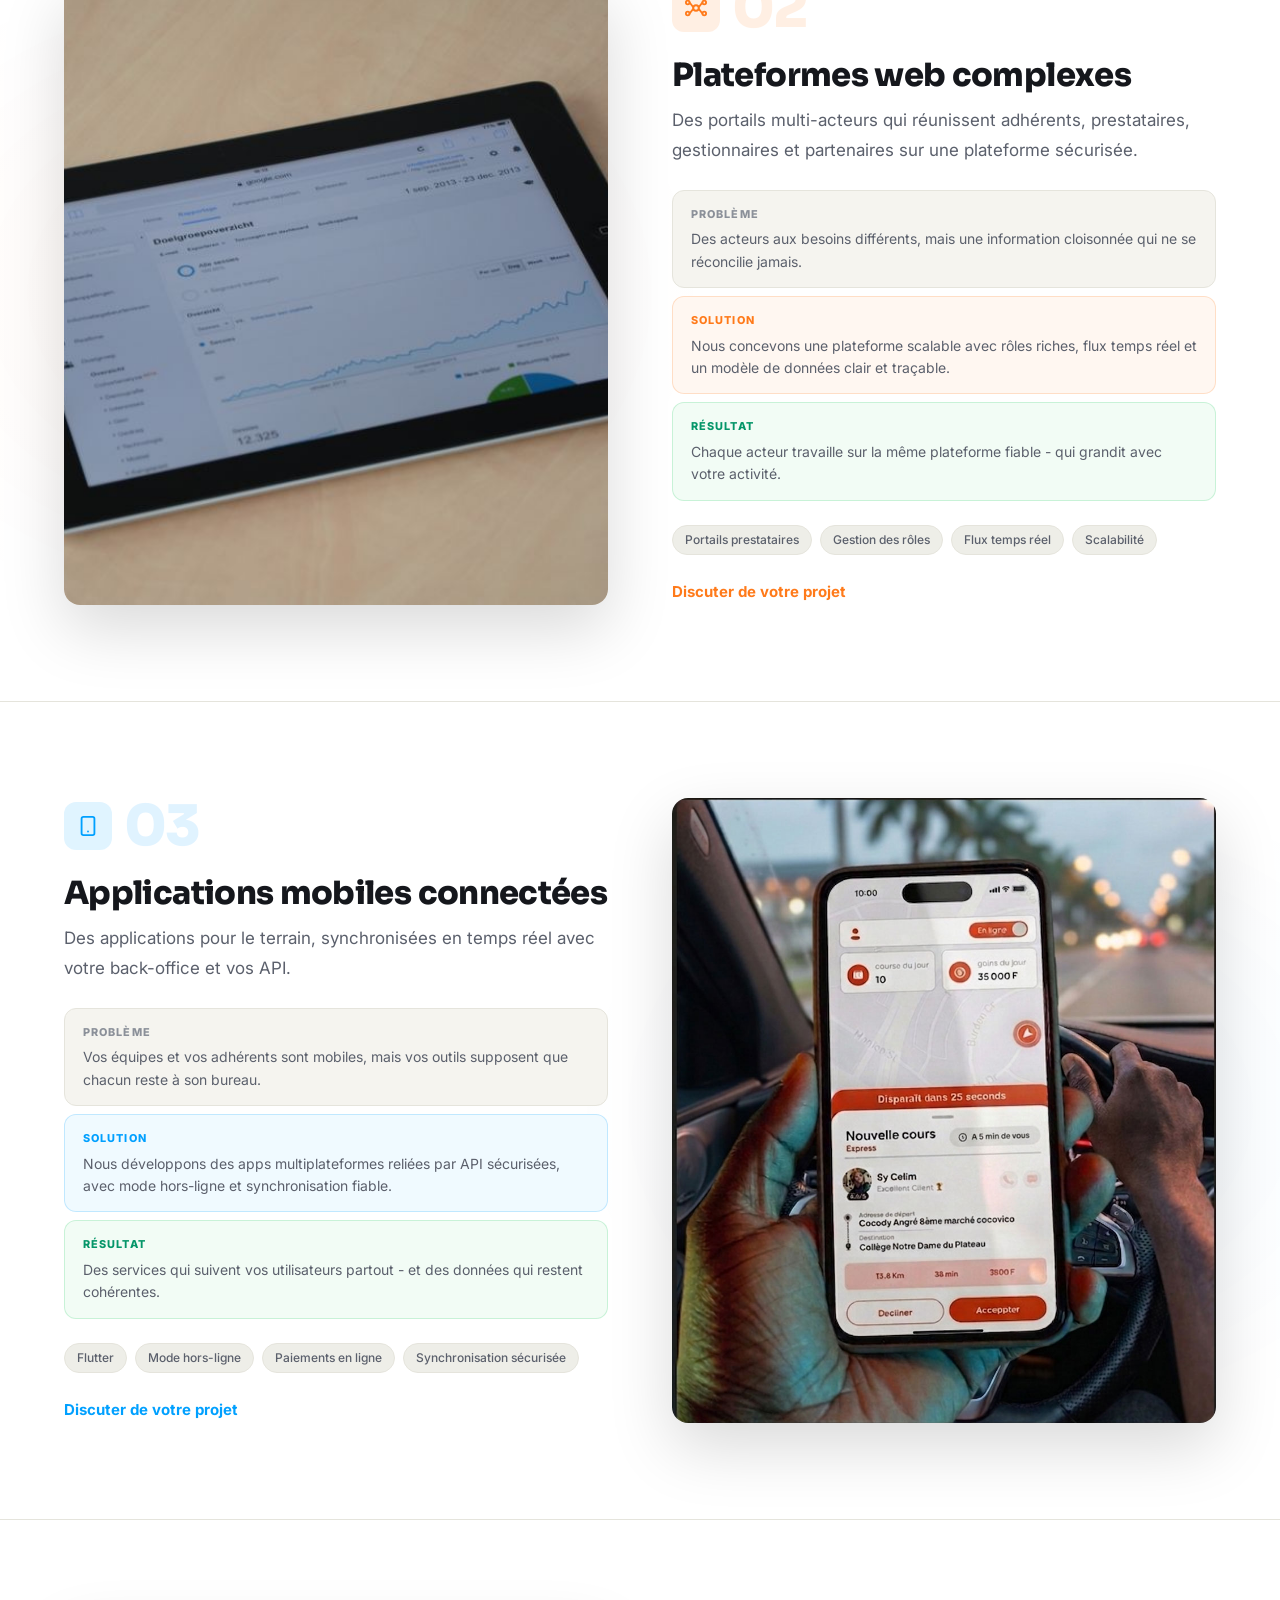
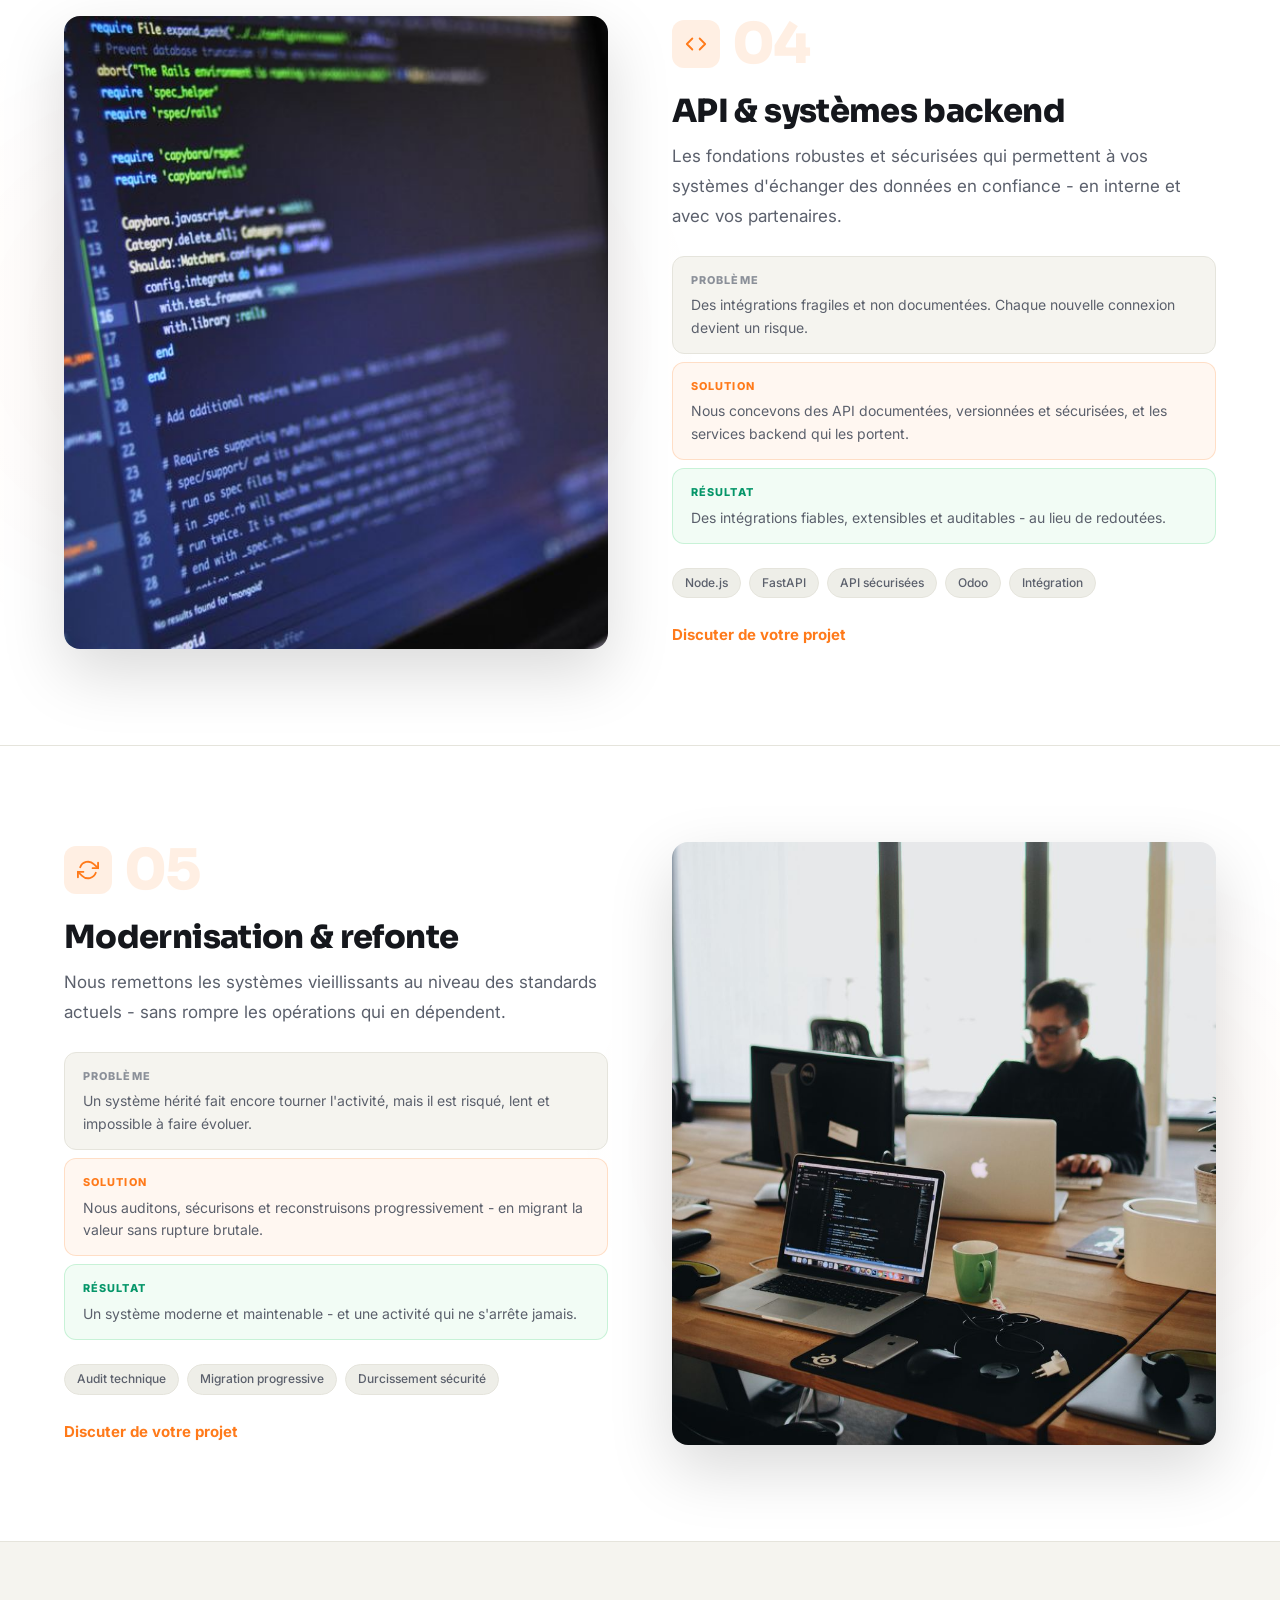
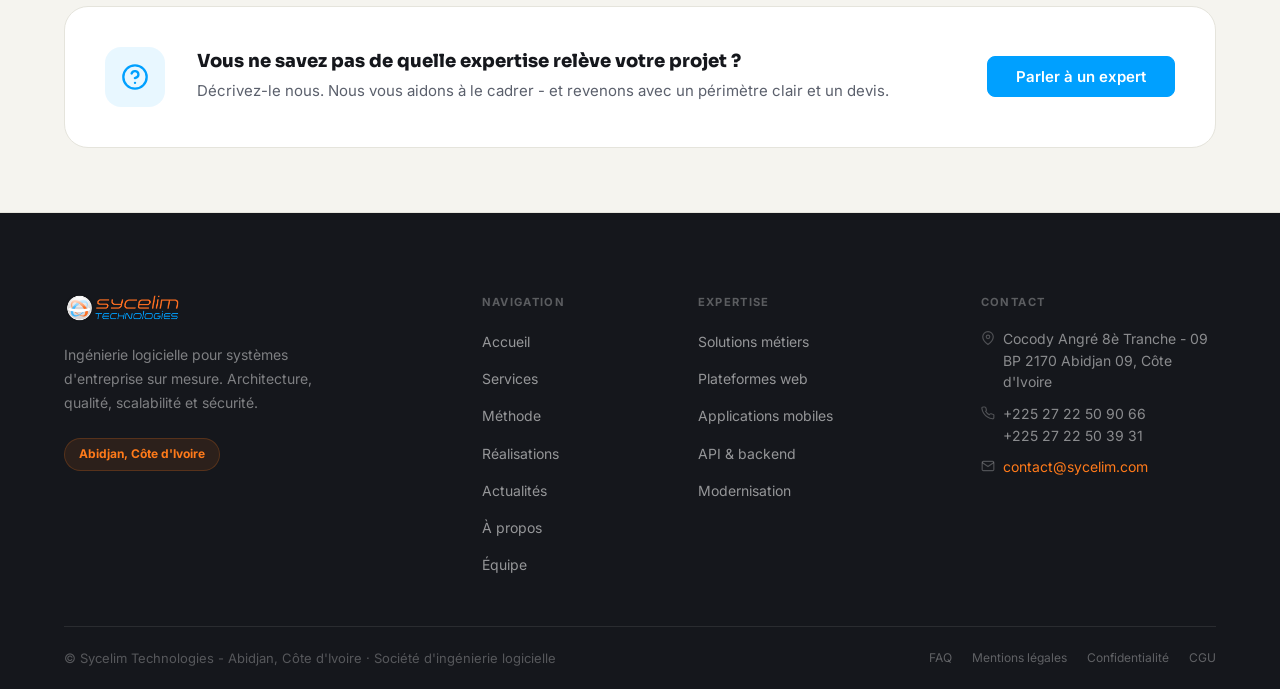
<file: services.html>
<!DOCTYPE html>
<html lang="fr" data-theme="light">
<head>
  <meta charset="UTF-8" />
  <script>!function(){var t=localStorage.getItem('sycelim-theme')||(matchMedia('(prefers-color-scheme:dark)').matches?'dark':'light');document.documentElement.setAttribute('data-theme',t)}()</script>
  <meta name="viewport" content="width=device-width, initial-scale=1.0" />
  <title>Services - Sycelim Technologies</title>
  <meta name="description" content="Cinq expertises complémentaires en ingénierie logicielle : solutions métiers, plateformes web, apps mobiles, API & backend, modernisation. Sycelim Technologies, Abidjan." />
  <meta name="theme-color" content="#00a0ff" />
  <link rel="preconnect" href="https://fonts.googleapis.com" />
  <link rel="preconnect" href="https://fonts.gstatic.com" crossorigin />
  <link href="https://fonts.googleapis.com/css2?family=Sora:wght@600;700;800&family=Inter:wght@400;500;600;700;800&display=swap" rel="stylesheet" />
  <link rel="stylesheet" href="css/style.css" />
  <link rel="icon" type="image/png" href="logos/logo_icon.png" />
</head>
<body>
<!-- ================================================================
  ⚠  TEXTES - NE PAS MODIFIER DANS CE FICHIER
  Source de vérité : locales/fr.json (français) · locales/en.json (anglais)
  Les éléments avec data-i18n="clé" sont remplis automatiquement par le JS.
  Tout texte écrit ici directement sera écrasé au chargement de la page.
================================================================ -->

<!-- NAVBAR -->
<header class="navbar" id="navbar">
  <div class="container">
    <div class="navbar-inner">
      <a href="index.html" class="navbar-logo" aria-label="Sycelim Technologies - Accueil">
        <img src="logos/logo_all.png" alt="Sycelim Technologies" />
      </a>
      <nav class="navbar-nav" aria-label="Navigation principale">
        <a href="index.html"          class="nav-link" data-page="index"        data-i18n="nav.home">Accueil</a>
        <a href="services.html"       class="nav-link" data-page="services"     data-i18n="nav.services">Services</a>
        <a href="methode.html"        class="nav-link" data-page="methode"      data-i18n="nav.method">Méthode</a>
        <a href="realisations.html"   class="nav-link" data-page="realisations" data-i18n="nav.work">Réalisations</a>
        <a href="actualites.html"     class="nav-link" data-page="actualites"   data-i18n="nav.news">Actualités</a>
        <a href="a-propos.html"       class="nav-link" data-page="a-propos"     data-i18n="nav.about">À propos</a>
        <a href="equipe.html"         class="nav-link" data-page="equipe"       data-i18n="nav.team">Équipe</a>
      </nav>
      <div class="navbar-actions">
        <button class="btn-lang" aria-label="Changer de langue" title="Switch language">
          <span class="lang-fr-label active"><img src="images/flag-fr.svg" alt="Français" class="flag-img" /></span>
          <span class="sep">/</span>
          <span class="lang-en-label"><img src="images/flag-gb.svg" alt="English" class="flag-img" /></span>
        </button>
        <button class="btn-theme" aria-label="Basculer thème sombre/clair">
          <svg class="icon-sun" xmlns="http://www.w3.org/2000/svg" width="16" height="16" viewBox="0 0 24 24" fill="none" stroke="currentColor" stroke-width="2" stroke-linecap="round" stroke-linejoin="round"><circle cx="12" cy="12" r="5"/><line x1="12" y1="1" x2="12" y2="3"/><line x1="12" y1="21" x2="12" y2="23"/><line x1="4.22" y1="4.22" x2="5.64" y2="5.64"/><line x1="18.36" y1="18.36" x2="19.78" y2="19.78"/><line x1="1" y1="12" x2="3" y2="12"/><line x1="21" y1="12" x2="23" y2="12"/></svg>
          <svg class="icon-moon" xmlns="http://www.w3.org/2000/svg" width="16" height="16" viewBox="0 0 24 24" fill="none" stroke="currentColor" stroke-width="2" stroke-linecap="round" stroke-linejoin="round"><path d="M21 12.79A9 9 0 1 1 11.21 3 7 7 0 0 0 21 12.79z"/></svg>
        </button>
        <a href="contact.html" class="btn-cta-nav" data-i18n="nav.cta">Demander un devis</a>
        <button class="btn-hamburger" id="hamburger" aria-label="Menu" aria-expanded="false">
          <span></span><span></span><span></span>
        </button>
      </div>
    </div>
  </div>
</header>

<!-- Mobile menu -->
<nav class="mobile-menu" id="mobile-menu" aria-label="Menu mobile">
  <a href="index.html"        class="nav-link" data-page="index"        data-i18n="nav.home">Accueil</a>
  <a href="services.html"     class="nav-link" data-page="services"     data-i18n="nav.services">Services</a>
  <a href="methode.html"      class="nav-link" data-page="methode"      data-i18n="nav.method">Méthode</a>
  <a href="realisations.html" class="nav-link" data-page="realisations" data-i18n="nav.work">Réalisations</a>
  <a href="actualites.html"   class="nav-link" data-page="actualites"   data-i18n="nav.news">Actualités</a>
  <a href="a-propos.html"     class="nav-link" data-page="a-propos"     data-i18n="nav.about">À propos</a>
  <a href="equipe.html"       class="nav-link" data-page="equipe"       data-i18n="nav.team">Équipe</a>
  <div class="mobile-menu-foot">
    <a href="contact.html" class="btn btn-primary" data-i18n="nav.cta">Demander un devis</a>
    <button class="btn-lang" aria-label="Changer de langue">
      <span class="lang-fr-label active"><img src="images/flag-fr.svg" alt="Français" class="flag-img" /></span>
      <span class="sep">/</span>
      <span class="lang-en-label"><img src="images/flag-gb.svg" alt="English" class="flag-img" /></span>
    </button>
    <button class="btn-theme" aria-label="Thème">
      <svg class="icon-sun" xmlns="http://www.w3.org/2000/svg" width="16" height="16" viewBox="0 0 24 24" fill="none" stroke="currentColor" stroke-width="2"><circle cx="12" cy="12" r="5"/><line x1="12" y1="1" x2="12" y2="3"/><line x1="12" y1="21" x2="12" y2="23"/><line x1="4.22" y1="4.22" x2="5.64" y2="5.64"/><line x1="18.36" y1="18.36" x2="19.78" y2="19.78"/><line x1="1" y1="12" x2="3" y2="12"/><line x1="21" y1="12" x2="23" y2="12"/></svg>
      <svg class="icon-moon" xmlns="http://www.w3.org/2000/svg" width="16" height="16" viewBox="0 0 24 24" fill="none" stroke="currentColor" stroke-width="2"><path d="M21 12.79A9 9 0 1 1 11.21 3 7 7 0 0 0 21 12.79z"/></svg>
    </button>
  </div>
</nav>

<main>

<!-- ============================================================
     PAGE HERO
     ============================================================ -->
<section class="svc-page-hero">
  <div class="svc-page-hero-bg" aria-hidden="true"></div>
  <div class="svc-page-hero-dots" aria-hidden="true"></div>
  <div class="container">
    <div class="svc-page-hero-inner">
      <div class="eyebrow" data-i18n="services.eyebrow">Expertise</div>
      <h1 class="svc-page-hero-title anim-fade-up" data-i18n="services.page.title">L'ingénierie logicielle, structurée autour de vos problèmes.</h1>
      <p class="svc-page-hero-lead anim-fade-up anim-delay-1" data-i18n="services.page.lead">Cinq expertises complémentaires. Chacune part d'un problème métier et se termine par un résultat mesurable - jamais d'une technologie.</p>
      <div class="svc-hero-pills anim-fade-up anim-delay-2">
        <a href="#solutions-metiers" class="svc-hero-pill">
          <span class="svc-hero-pill-num" style="color:#00a0ff">01</span>
          Solutions métiers
        </a>
        <a href="#plateformes-web" class="svc-hero-pill">
          <span class="svc-hero-pill-num" style="color:#ff7a1a">02</span>
          Plateformes web
        </a>
        <a href="#applications-mobiles" class="svc-hero-pill">
          <span class="svc-hero-pill-num" style="color:#00a0ff">03</span>
          Apps mobiles
        </a>
        <a href="#api-backend" class="svc-hero-pill">
          <span class="svc-hero-pill-num" style="color:#ff7a1a">04</span>
          API & backend
        </a>
        <a href="#modernisation" class="svc-hero-pill">
          <span class="svc-hero-pill-num" style="color:#00a0ff">05</span>
          Modernisation
        </a>
      </div>
    </div>
  </div>
</section>

<!-- ============================================================
     STICKY TABS
     ============================================================ -->
<div class="svc-tabs-outer" id="svcTabsOuter">
  <div class="container">
    <nav class="svc-tabs" aria-label="Accès rapide aux services">
      <a href="#solutions-metiers" class="svc-tab" data-svc="solutions-metiers">
        <span class="svc-tab-n">01</span>
        <span class="svc-tab-lbl">Solutions métiers</span>
      </a>
      <a href="#plateformes-web" class="svc-tab" data-svc="plateformes-web">
        <span class="svc-tab-n">02</span>
        <span class="svc-tab-lbl">Plateformes web</span>
      </a>
      <a href="#applications-mobiles" class="svc-tab" data-svc="applications-mobiles">
        <span class="svc-tab-n">03</span>
        <span class="svc-tab-lbl">Apps mobiles</span>
      </a>
      <a href="#api-backend" class="svc-tab" data-svc="api-backend">
        <span class="svc-tab-n">04</span>
        <span class="svc-tab-lbl">API & backend</span>
      </a>
      <a href="#modernisation" class="svc-tab" data-svc="modernisation">
        <span class="svc-tab-n">05</span>
        <span class="svc-tab-lbl">Modernisation</span>
      </a>
    </nav>
  </div>
</div>

<!-- ============================================================
     SERVICE 01 - Solutions métiers sur mesure
     ============================================================ -->
<section class="svc-block" id="solutions-metiers" style="--svc-color:#00a0ff;--svc-rgb:0,160,255">
  <div class="container">
    <div class="svc-block-inner">

      <!-- CONTENT -->
      <div class="svc-content anim-fade-up">
        <div class="svc-block-eyebrow">
          <div class="svc-block-icon-badge">
            <svg xmlns="http://www.w3.org/2000/svg" width="22" height="22" viewBox="0 0 24 24" fill="none" stroke="currentColor" stroke-width="2" stroke-linecap="round" stroke-linejoin="round"><rect x="3" y="3" width="7" height="7"/><rect x="14" y="3" width="7" height="7"/><rect x="14" y="14" width="7" height="7"/><rect x="3" y="14" width="7" height="7"/></svg>
          </div>
          <span class="svc-block-numtag">01</span>
        </div>
        <h2 class="svc-block-title" data-i18n="svc.1.title">Solutions métiers sur mesure</h2>
        <p class="svc-block-long" data-i18n="svc.1.long">Des logiciels conçus autour du fonctionnement réel de votre organisation - vos règles, vos rôles, vos flux de travail.</p>
        <div class="svc-psr">
          <div class="svc-psr-box svc-psr-box--prob">
            <div class="svc-psr-label" data-i18n="svc.prob.label">Problème</div>
            <p data-i18n="svc.1.prob">Tableurs et outils déconnectés ne suivent plus. Les étapes manuelles multiplient les erreurs et ralentissent chaque décision.</p>
          </div>
          <div class="svc-psr-box svc-psr-box--sol">
            <div class="svc-psr-label" data-i18n="svc.sol.label">Solution</div>
            <p data-i18n="svc.1.sol">Nous modélisons vos processus et bâtissons un système unique qui les automatise - avec les bons accès pour chaque rôle.</p>
          </div>
          <div class="svc-psr-box svc-psr-box--res">
            <div class="svc-psr-label" data-i18n="svc.res.label">Résultat</div>
            <p data-i18n="svc.1.res">Moins d'erreurs, des opérations plus rapides, et une source de vérité unique pour vos équipes.</p>
          </div>
        </div>
        <div class="tags">
          <span class="tag">Gestion des adhésions</span>
          <span class="tag">Facturation</span>
          <span class="tag">Règles métier</span>
          <span class="tag">Reporting & BI</span>
        </div>
        <a href="contact.html" class="svc-block-cta" data-i18n="svc.cta">
          Discuter de votre projet
          <svg xmlns="http://www.w3.org/2000/svg" width="16" height="16" viewBox="0 0 24 24" fill="none" stroke="currentColor" stroke-width="2.5" stroke-linecap="round" stroke-linejoin="round"><line x1="5" y1="12" x2="19" y2="12"/><polyline points="12 5 19 12 12 19"/></svg>
        </a>
      </div>

      <!-- VISUAL -->
      <div class="svc-visual-col anim-fade-up anim-delay-2">
        <figure class="svc-img-frame">
          <img src="images/services1.png" alt="Plateforme de gestion mutualiste" loading="lazy" />
        </figure>
      </div>

    </div>
  </div>
</section>

<!-- ============================================================
     SERVICE 02 - Plateformes web complexes
     ============================================================ -->
<section class="svc-block svc-block--alt" id="plateformes-web" style="--svc-color:#ff7a1a;--svc-rgb:255,122,26">
  <div class="container">
    <div class="svc-block-inner">

      <!-- CONTENT -->
      <div class="svc-content anim-fade-up">
        <div class="svc-block-eyebrow">
          <div class="svc-block-icon-badge">
            <svg xmlns="http://www.w3.org/2000/svg" width="22" height="22" viewBox="0 0 24 24" fill="none" stroke="currentColor" stroke-width="2" stroke-linecap="round" stroke-linejoin="round"><circle cx="12" cy="12" r="3"/><circle cx="3" cy="6" r="2"/><circle cx="21" cy="6" r="2"/><circle cx="3" cy="18" r="2"/><circle cx="21" cy="18" r="2"/><line x1="5" y1="6" x2="9" y2="11"/><line x1="19" y1="6" x2="15" y2="11"/><line x1="5" y1="18" x2="9" y2="13"/><line x1="19" y1="18" x2="15" y2="13"/></svg>
          </div>
          <span class="svc-block-numtag">02</span>
        </div>
        <h2 class="svc-block-title" data-i18n="svc.2.title">Plateformes web complexes</h2>
        <p class="svc-block-long" data-i18n="svc.2.long">Des portails multi-acteurs qui réunissent adhérents, prestataires, gestionnaires et partenaires sur une plateforme sécurisée.</p>
        <div class="svc-psr">
          <div class="svc-psr-box svc-psr-box--prob">
            <div class="svc-psr-label" data-i18n="svc.prob.label">Problème</div>
            <p data-i18n="svc.2.prob">Des acteurs aux besoins différents, mais une information cloisonnée qui ne se réconcilie jamais.</p>
          </div>
          <div class="svc-psr-box svc-psr-box--sol">
            <div class="svc-psr-label" data-i18n="svc.sol.label">Solution</div>
            <p data-i18n="svc.2.sol">Nous concevons une plateforme scalable avec rôles riches, flux temps réel et un modèle de données clair et traçable.</p>
          </div>
          <div class="svc-psr-box svc-psr-box--res">
            <div class="svc-psr-label" data-i18n="svc.res.label">Résultat</div>
            <p data-i18n="svc.2.res">Chaque acteur travaille sur la même plateforme fiable - qui grandit avec votre activité.</p>
          </div>
        </div>
        <div class="tags">
          <span class="tag">Portails prestataires</span>
          <span class="tag">Gestion des rôles</span>
          <span class="tag">Flux temps réel</span>
          <span class="tag">Scalabilité</span>
        </div>
        <a href="contact.html" class="svc-block-cta" data-i18n="svc.cta">
          Discuter de votre projet
          <svg xmlns="http://www.w3.org/2000/svg" width="16" height="16" viewBox="0 0 24 24" fill="none" stroke="currentColor" stroke-width="2.5" stroke-linecap="round" stroke-linejoin="round"><line x1="5" y1="12" x2="19" y2="12"/><polyline points="12 5 19 12 12 19"/></svg>
        </a>
      </div>

      <!-- VISUAL -->
      <div class="svc-visual-col anim-fade-up anim-delay-2">
        <figure class="svc-img-frame">
          <img src="images/services2.jpg" alt="Plateforme web multi-acteurs" loading="lazy" />
        </figure>
      </div>

    </div>
  </div>
</section>

<!-- ============================================================
     SERVICE 03 - Applications mobiles connectées
     ============================================================ -->
<section class="svc-block" id="applications-mobiles" style="--svc-color:#00a0ff;--svc-rgb:0,160,255">
  <div class="container">
    <div class="svc-block-inner">

      <!-- CONTENT -->
      <div class="svc-content anim-fade-up">
        <div class="svc-block-eyebrow">
          <div class="svc-block-icon-badge">
            <svg xmlns="http://www.w3.org/2000/svg" width="22" height="22" viewBox="0 0 24 24" fill="none" stroke="currentColor" stroke-width="2" stroke-linecap="round" stroke-linejoin="round"><rect x="5" y="2" width="14" height="20" rx="2" ry="2"/><line x1="12" y1="18" x2="12.01" y2="18"/></svg>
          </div>
          <span class="svc-block-numtag">03</span>
        </div>
        <h2 class="svc-block-title" data-i18n="svc.3.title">Applications mobiles connectées</h2>
        <p class="svc-block-long" data-i18n="svc.3.long">Des applications pour le terrain, synchronisées en temps réel avec votre back-office et vos API.</p>
        <div class="svc-psr">
          <div class="svc-psr-box svc-psr-box--prob">
            <div class="svc-psr-label" data-i18n="svc.prob.label">Problème</div>
            <p data-i18n="svc.3.prob">Vos équipes et vos adhérents sont mobiles, mais vos outils supposent que chacun reste à son bureau.</p>
          </div>
          <div class="svc-psr-box svc-psr-box--sol">
            <div class="svc-psr-label" data-i18n="svc.sol.label">Solution</div>
            <p data-i18n="svc.3.sol">Nous développons des apps multiplateformes reliées par API sécurisées, avec mode hors-ligne et synchronisation fiable.</p>
          </div>
          <div class="svc-psr-box svc-psr-box--res">
            <div class="svc-psr-label" data-i18n="svc.res.label">Résultat</div>
            <p data-i18n="svc.3.res">Des services qui suivent vos utilisateurs partout - et des données qui restent cohérentes.</p>
          </div>
        </div>
        <div class="tags">
          <span class="tag">Flutter</span>
          <span class="tag">Mode hors-ligne</span>
          <span class="tag">Paiements en ligne</span>
          <span class="tag">Synchronisation sécurisée</span>
        </div>
        <a href="contact.html" class="svc-block-cta" data-i18n="svc.cta">
          Discuter de votre projet
          <svg xmlns="http://www.w3.org/2000/svg" width="16" height="16" viewBox="0 0 24 24" fill="none" stroke="currentColor" stroke-width="2.5" stroke-linecap="round" stroke-linejoin="round"><line x1="5" y1="12" x2="19" y2="12"/><polyline points="12 5 19 12 12 19"/></svg>
        </a>
      </div>

      <!-- VISUAL -->
      <div class="svc-visual-col anim-fade-up anim-delay-2">
        <figure class="svc-img-frame">
          <img src="images/services3.jpg" alt="Application mobile connectée" loading="lazy" />
        </figure>
      </div>

    </div>
  </div>
</section>

<!-- ============================================================
     SERVICE 04 - API & systèmes backend
     ============================================================ -->
<section class="svc-block svc-block--alt" id="api-backend" style="--svc-color:#ff7a1a;--svc-rgb:255,122,26">
  <div class="container">
    <div class="svc-block-inner">

      <!-- CONTENT -->
      <div class="svc-content anim-fade-up">
        <div class="svc-block-eyebrow">
          <div class="svc-block-icon-badge">
            <svg xmlns="http://www.w3.org/2000/svg" width="22" height="22" viewBox="0 0 24 24" fill="none" stroke="currentColor" stroke-width="2" stroke-linecap="round" stroke-linejoin="round"><polyline points="16 18 22 12 16 6"/><polyline points="8 6 2 12 8 18"/></svg>
          </div>
          <span class="svc-block-numtag">04</span>
        </div>
        <h2 class="svc-block-title" data-i18n="svc.4.title">API & systèmes backend</h2>
        <p class="svc-block-long" data-i18n="svc.4.long">Les fondations robustes et sécurisées qui permettent à vos systèmes d'échanger des données en confiance - en interne et avec vos partenaires.</p>
        <div class="svc-psr">
          <div class="svc-psr-box svc-psr-box--prob">
            <div class="svc-psr-label" data-i18n="svc.prob.label">Problème</div>
            <p data-i18n="svc.4.prob">Des intégrations fragiles et non documentées. Chaque nouvelle connexion devient un risque.</p>
          </div>
          <div class="svc-psr-box svc-psr-box--sol">
            <div class="svc-psr-label" data-i18n="svc.sol.label">Solution</div>
            <p data-i18n="svc.4.sol">Nous concevons des API documentées, versionnées et sécurisées, et les services backend qui les portent.</p>
          </div>
          <div class="svc-psr-box svc-psr-box--res">
            <div class="svc-psr-label" data-i18n="svc.res.label">Résultat</div>
            <p data-i18n="svc.4.res">Des intégrations fiables, extensibles et auditables - au lieu de redoutées.</p>
          </div>
        </div>
        <div class="tags">
          <span class="tag">Node.js</span>
          <span class="tag">FastAPI</span>
          <span class="tag">API sécurisées</span>
          <span class="tag">Odoo</span>
          <span class="tag">Intégration</span>
        </div>
        <a href="contact.html" class="svc-block-cta" data-i18n="svc.cta">
          Discuter de votre projet
          <svg xmlns="http://www.w3.org/2000/svg" width="16" height="16" viewBox="0 0 24 24" fill="none" stroke="currentColor" stroke-width="2.5" stroke-linecap="round" stroke-linejoin="round"><line x1="5" y1="12" x2="19" y2="12"/><polyline points="12 5 19 12 12 19"/></svg>
        </a>
      </div>

      <!-- VISUAL -->
      <div class="svc-visual-col anim-fade-up anim-delay-2">
        <figure class="svc-img-frame">
          <img src="images/services4.jpg" alt="API et systèmes backend" loading="lazy" />
        </figure>
      </div>

    </div>
  </div>
</section>

<!-- ============================================================
     SERVICE 05 - Modernisation & refonte
     ============================================================ -->
<section class="svc-block" id="modernisation" style="--svc-color:#ff7a1a;--svc-rgb:255,122,26">
  <div class="container">
    <div class="svc-block-inner">

      <!-- CONTENT -->
      <div class="svc-content anim-fade-up">
        <div class="svc-block-eyebrow">
          <div class="svc-block-icon-badge">
            <svg xmlns="http://www.w3.org/2000/svg" width="22" height="22" viewBox="0 0 24 24" fill="none" stroke="currentColor" stroke-width="2" stroke-linecap="round" stroke-linejoin="round"><polyline points="23 4 23 10 17 10"/><polyline points="1 20 1 14 7 14"/><path d="M3.51 9a9 9 0 0 1 14.85-3.36L23 10M1 14l4.64 4.36A9 9 0 0 0 20.49 15"/></svg>
          </div>
          <span class="svc-block-numtag">05</span>
        </div>
        <h2 class="svc-block-title" data-i18n="svc.5.title">Modernisation & refonte</h2>
        <p class="svc-block-long" data-i18n="svc.5.long">Nous remettons les systèmes vieillissants au niveau des standards actuels - sans rompre les opérations qui en dépendent.</p>
        <div class="svc-psr">
          <div class="svc-psr-box svc-psr-box--prob">
            <div class="svc-psr-label" data-i18n="svc.prob.label">Problème</div>
            <p data-i18n="svc.5.prob">Un système hérité fait encore tourner l'activité, mais il est risqué, lent et impossible à faire évoluer.</p>
          </div>
          <div class="svc-psr-box svc-psr-box--sol">
            <div class="svc-psr-label" data-i18n="svc.sol.label">Solution</div>
            <p data-i18n="svc.5.sol">Nous auditons, sécurisons et reconstruisons progressivement - en migrant la valeur sans rupture brutale.</p>
          </div>
          <div class="svc-psr-box svc-psr-box--res">
            <div class="svc-psr-label" data-i18n="svc.res.label">Résultat</div>
            <p data-i18n="svc.5.res">Un système moderne et maintenable - et une activité qui ne s'arrête jamais.</p>
          </div>
        </div>
        <div class="tags">
          <span class="tag">Audit technique</span>
          <span class="tag">Migration progressive</span>
          <span class="tag">Durcissement sécurité</span>
        </div>
        <a href="contact.html" class="svc-block-cta" data-i18n="svc.cta">
          Discuter de votre projet
          <svg xmlns="http://www.w3.org/2000/svg" width="16" height="16" viewBox="0 0 24 24" fill="none" stroke="currentColor" stroke-width="2.5" stroke-linecap="round" stroke-linejoin="round"><line x1="5" y1="12" x2="19" y2="12"/><polyline points="12 5 19 12 12 19"/></svg>
        </a>
      </div>

      <!-- VISUAL -->
      <div class="svc-visual-col anim-fade-up anim-delay-2">
        <figure class="svc-img-frame">
          <img src="images/services5.jpg" alt="Modernisation et refonte de systèmes" loading="lazy" />
        </figure>
      </div>

    </div>
  </div>
</section>

<!-- ============================================================
     UNCERTAINTY CTA
     ============================================================ -->
<section class="svc-uncertainty">
  <div class="container">
    <div class="svc-uncertainty-inner anim-fade-up">
      <div class="svc-uncertainty-icon" aria-hidden="true">
        <svg xmlns="http://www.w3.org/2000/svg" width="28" height="28" viewBox="0 0 24 24" fill="none" stroke="currentColor" stroke-width="2" stroke-linecap="round" stroke-linejoin="round"><circle cx="12" cy="12" r="10"/><path d="M9.09 9a3 3 0 0 1 5.83 1c0 2-3 3-3 3"/><line x1="12" y1="17" x2="12.01" y2="17"/></svg>
      </div>
      <div class="svc-uncertainty-text">
        <h2 class="svc-uncertainty-title" data-i18n="svc.uncertainty.title">Vous ne savez pas de quelle expertise relève votre projet ?</h2>
        <p class="svc-uncertainty-desc" data-i18n="svc.uncertainty.desc">Décrivez-le nous. Nous vous aidons à le cadrer - et revenons avec un périmètre clair et un devis.</p>
      </div>
      <a href="contact.html" class="btn btn-primary" data-i18n="svc.uncertainty.cta">Parler à un expert</a>
    </div>
  </div>
</section>

<!-- ============================================================
     FINAL CTA
     ============================================================ -->
<!-- <section class="final-cta" aria-labelledby="svc-final-cta-title">
  <div class="container">
    <h2 class="final-cta-title anim-fade-up" id="svc-final-cta-title" data-i18n="cta.title">
      Vous avez un projet complexe. Nous avons l'ingénierie pour le livrer.
    </h2>
    <p class="final-cta-sub anim-fade-up anim-delay-1" data-i18n="cta.sub">
      Dites-nous où vous voulez aller. Nous revenons vers vous avec une réponse claire, structurée - et un devis.
    </p>
    <div class="final-cta-actions anim-fade-up anim-delay-2">
      <a href="contact.html" class="btn btn-primary btn-lg" data-i18n="cta.btn">Demander un devis</a>
    </div>
  </div>
</section> -->

</main>

<!-- FOOTER -->
<footer class="footer" aria-label="Pied de page">
  <div class="container">
    <div class="footer-grid">
      <div>
        <div class="footer-logo"><img src="logos/logo_all.png" alt="Sycelim Technologies" /></div>
        <p class="footer-tagline" data-i18n="footer.tagline">Ingénierie logicielle pour systèmes d'entreprise sur mesure. Architecture, qualité, scalabilité et sécurité.</p>
        <div class="tags"><span class="badge">Abidjan, Côte d'Ivoire</span></div>
      </div>
      <div>
        <div class="footer-col-title" data-i18n="footer.nav">Navigation</div>
        <ul class="footer-links">
          <li><a href="index.html"          class="footer-link" data-i18n="nav.home">Accueil</a></li>
          <li><a href="services.html"       class="footer-link" data-i18n="nav.services">Services</a></li>
          <li><a href="methode.html"        class="footer-link" data-i18n="nav.method">Méthode</a></li>
          <li><a href="realisations.html"   class="footer-link" data-i18n="nav.work">Réalisations</a></li>
          <li><a href="actualites.html"     class="footer-link" data-i18n="nav.news">Actualités</a></li>
          <li><a href="a-propos.html"       class="footer-link" data-i18n="nav.about">À propos</a></li>
          <li><a href="equipe.html"         class="footer-link" data-i18n="nav.team">Équipe</a></li>
        </ul>
      </div>
      <div>
        <div class="footer-col-title" data-i18n="footer.expertise">Expertise</div>
        <ul class="footer-links">
          <li><a href="#solutions-metiers"   class="footer-link" data-i18n="footer.exp.1">Solutions métiers</a></li>
          <li><a href="#plateformes-web"     class="footer-link" data-i18n="footer.exp.2">Plateformes web</a></li>
          <li><a href="#applications-mobiles" class="footer-link" data-i18n="footer.exp.3">Applications mobiles</a></li>
          <li><a href="#api-backend"         class="footer-link" data-i18n="footer.exp.4">API & backend</a></li>
          <li><a href="#modernisation"       class="footer-link" data-i18n="footer.exp.5">Modernisation</a></li>
        </ul>
      </div>
      <div>
        <div class="footer-col-title" data-i18n="footer.contact">Contact</div>
        <div class="footer-contact-item">
          <svg xmlns="http://www.w3.org/2000/svg" viewBox="0 0 24 24" fill="none" stroke="currentColor" stroke-width="2" stroke-linecap="round" stroke-linejoin="round"><path d="M21 10c0 7-9 13-9 13s-9-6-9-13a9 9 0 0 1 18 0z"/><circle cx="12" cy="10" r="3"/></svg>
          <span>Cocody Angré 8è Tranche - 09 BP 2170 Abidjan 09, Côte d'Ivoire</span>
        </div>
        <div class="footer-contact-item">
          <svg xmlns="http://www.w3.org/2000/svg" viewBox="0 0 24 24" fill="none" stroke="currentColor" stroke-width="2"><path d="M22 16.92v3a2 2 0 0 1-2.18 2 19.79 19.79 0 0 1-8.63-3.07A19.5 19.5 0 0 1 4.6 12.41 19.79 19.79 0 0 1 1.5 3.82 2 2 0 0 1 3.48 1.65h3a2 2 0 0 1 2 1.72c.127.96.361 1.903.7 2.81a2 2 0 0 1-.45 2.11L7.91 9.1a16 16 0 0 0 6 6l1.27-1.27a2 2 0 0 1 2.11-.45c.907.339 1.85.573 2.81.7A2 2 0 0 1 22 16.92z"/></svg>
          <span>+225 27 22 50 90 66<br>+225 27 22 50 39 31</span>
        </div>
        <div class="footer-contact-item">
          <svg xmlns="http://www.w3.org/2000/svg" viewBox="0 0 24 24" fill="none" stroke="currentColor" stroke-width="2"><path d="M4 4h16c1.1 0 2 .9 2 2v12c0 1.1-.9 2-2 2H4c-1.1 0-2-.9-2-2V6c0-1.1.9-2 2-2z"/><polyline points="22,6 12,13 2,6"/></svg>
          <a href="mailto:contact@sycelim.com" class="footer-link" style="color:var(--orange)">contact@sycelim.com</a>
        </div>
      </div>
    </div>
    <div class="footer-bottom">
      <p class="footer-copy" data-i18n="footer.copy">© Sycelim Technologies - Abidjan, Côte d'Ivoire · Société d'ingénierie logicielle</p>
      <nav class="footer-legal" aria-label="Liens légaux">
        <a href="faq.html"              class="footer-legal-link" data-i18n="footer.faq">FAQ</a>
        <a href="mentions-legales.html" class="footer-legal-link" data-i18n="footer.legal">Mentions légales</a>
        <a href="confidentialite.html"  class="footer-legal-link" data-i18n="footer.privacy">Confidentialité</a>
        <a href="cgu.html"              class="footer-legal-link" data-i18n="footer.cgu">CGU</a>
      </nav>
    </div>
  </div>
</footer>

<script src="js/main.js"></script>
</body>
</html>
</file>
<file: css/style.css>
/* ============================================================
   Sycelim Technologies — Main Stylesheet
   ============================================================ */

/* === CSS TOKENS === */
:root {
  /* Brand — palette officielle (cahier des charges §4.2) */
  --blue: #00a0ff; /* Accent PRINCIPAL : boutons, liens, éléments mis en avant */
  --blue-hover: #0088e0;
  --blue-light: rgba(0, 160, 255, 0.09);
  --orange: #ff7a1a; /* Accent SECONDAIRE : ponctuel, mises en valeur, eyebrows */
  --orange-hover: #e06010;
  --orange-light: rgba(255, 122, 26, 0.1);
  --ink: #15171c; /* Texte principal et surfaces sombres */

  /* Light theme */
  --bg: #ffffff;
  --bg-2: #f5f4ef; /* Fond alterné (cahier des charges) */
  --bg-3: #eeeee8;
  --text: #15171c; /* = --ink */
  --text-2: #2d3139;
  --text-muted: #5b606c; /* Gris texte (cahier des charges) */
  --text-subtle: #8b9099;
  --border: #e5e4dc;
  --border-2: #d0cfc7;
  --nav-bg: rgba(255, 255, 255, 0.96);
  --card-bg: #ffffff;

  /* Shadows */
  --sh-sm: 0 1px 2px rgba(15, 23, 42, 0.06);
  --sh: 0 1px 3px rgba(15, 23, 42, 0.1), 0 1px 2px rgba(15, 23, 42, 0.06);
  --sh-md: 0 4px 6px rgba(15, 23, 42, 0.07), 0 2px 4px rgba(15, 23, 42, 0.06);
  --sh-lg: 0 10px 15px rgba(15, 23, 42, 0.08), 0 4px 6px rgba(15, 23, 42, 0.05);
  --sh-xl: 0 20px 25px rgba(15, 23, 42, 0.1), 0 8px 10px rgba(15, 23, 42, 0.04);

  /* Spacing */
  --s4: 4px;
  --s8: 8px;
  --s12: 12px;
  --s16: 16px;
  --s20: 20px;
  --s24: 24px;
  --s32: 32px;
  --s40: 40px;
  --s48: 48px;
  --s64: 64px;
  --s80: 80px;
  --s96: 96px;

  /* Radius */
  --r4: 4px;
  --r8: 8px;
  --r12: 12px;
  --r16: 16px;
  --r24: 24px;
  --r999: 9999px;

  /* Transitions */
  --t: 200ms ease;
  --t-lg: 350ms ease;

  /* Alias — used widely in sub-pages */
  --muted: var(--text-muted);

  /* Spacing alias (used in contact form mobile) */
  --s28: 28px;
}

/* Dark theme */
[data-theme="dark"] {
  --bg: #0c1220;
  --bg-2: #111827;
  --bg-3: #1e293b;
  --ink: #f1f5f9;
  --text: #f1f5f9;
  --text-2: #cbd5e1;
  --text-muted: #94a3b8;
  --text-subtle: #475569;
  --muted: #94a3b8;
  --border: #1e293b;
  --border-2: #334155;
  --nav-bg: rgba(12, 18, 32, 0.96);
  --card-bg: #111827;
  --orange-light: rgba(255, 122, 26, 0.12);
  --blue-light: rgba(0, 160, 255, 0.12);
  --sh-sm: 0 1px 2px rgba(0, 0, 0, 0.4);
  --sh: 0 1px 3px rgba(0, 0, 0, 0.5);
  --sh-md: 0 4px 6px rgba(0, 0, 0, 0.45);
  --sh-lg: 0 10px 15px rgba(0, 0, 0, 0.4);
  --sh-xl: 0 20px 25px rgba(0, 0, 0, 0.5);
}

/* ─── Dark mode: preserve intentionally dark surfaces ─── */
[data-theme="dark"] .ps-col--solution,
[data-theme="dark"] .pos-col--yes {
  background: var(--bg-3);
  color: #f1f5f9;
}
[data-theme="dark"] .mth-final-cta {
  background: #080d18;
}
[data-theme="dark"] .about-vision-card {
  background: #1a2235;
}

/* === RESET === */
*,
*::before,
*::after {
  box-sizing: border-box;
  margin: 0;
  padding: 0;
}
html {
  scroll-behavior: smooth;
  -webkit-text-size-adjust: 100%;
}
body {
  font-family:
    "Inter",
    -apple-system,
    BlinkMacSystemFont,
    "Segoe UI",
    sans-serif;
  font-size: 16px;
  line-height: 1.7;
  color: var(--text);
  background: var(--bg);
  transition:
    background var(--t),
    color var(--t);
}
img,
video {
  max-width: 100%;
  height: auto;
  display: block;
}
a {
  color: inherit;
  text-decoration: none;
}
ul,
ol {
  list-style: none;
}
button {
  cursor: pointer;
  border: none;
  background: none;
  font: inherit;
  color: inherit;
}
input,
textarea,
select {
  font: inherit;
}

/* === LAYOUT === */
.container {
  width: 100%;
  max-width: 1200px;
  margin: 0 auto;
  padding: 0 var(--s24);
}
.section {
  padding: var(--s96) 0;
}
.section--alt {
  background: var(--bg-2);
}
.section--dark {
  background: var(--text);
  color: #fff;
}

/* === SECTION HEADER === */
.section-header {
  text-align: center;
  margin-bottom: var(--s64);
}
.section-header--left {
  text-align: left;
}

.eyebrow {
  display: inline-flex;
  align-items: center;
  gap: var(--s8);
  font-size: 11px;
  font-weight: 700;
  letter-spacing: 0.14em;
  text-transform: uppercase;
  color: var(--orange);
  margin-bottom: var(--s16);
}
.eyebrow::before,
.eyebrow::after {
  content: "";
  width: 20px;
  height: 1.5px;
  background: var(--orange);
  opacity: 0.5;
  display: block;
}
.eyebrow--solo::before,
.eyebrow--solo::after {
  display: none;
}

.section-title {
  font-size: clamp(1.625rem, 3.5vw, 2.5rem);
  font-weight: 800;
  line-height: 1.2;
  letter-spacing: -0.02em;
  color: var(--text);
  max-width: 640px;
  margin: 0 auto var(--s16);
}
.section-title--left {
  margin-left: 0;
  margin-right: 0;
}

.section-lead {
  font-size: 1.0625rem;
  color: var(--text-muted);
  max-width: 580px;
  margin: 0 auto;
  line-height: 1.75;
}
.section-lead--left {
  margin-left: 0;
}

/* === TYPOGRAPHY === */
h1,
h2,
h3,
h4,
h5,
h6 {
  line-height: 1.25;
  font-weight: 700;
  font-family:
    "Sora",
    "Inter",
    -apple-system,
    sans-serif;
}

/* === NAVIGATION === */
.navbar {
  position: fixed;
  top: 0;
  left: 0;
  right: 0;
  z-index: 1000;
  background: var(--nav-bg);
  backdrop-filter: blur(16px);
  -webkit-backdrop-filter: blur(16px);
  border-bottom: 1px solid transparent;
  transition:
    border-color var(--t),
    box-shadow var(--t);
}
.navbar.scrolled {
  border-bottom-color: var(--border);
  box-shadow: var(--sh);
}
.navbar-inner {
  display: flex;
  align-items: center;
  justify-content: space-between;
  height: 70px;
}
.navbar-logo {
  display: flex;
  align-items: center;
  flex-shrink: 0;
}
.navbar-logo img {
  height: 34px;
  width: auto;
}

.navbar-nav {
  display: flex;
  align-items: center;
  gap: 2px;
}
.nav-link {
  font-size: 0.875rem;
  font-weight: 500;
  color: var(--text-muted);
  padding: 6px var(--s12);
  border-radius: var(--r8);
  transition:
    color var(--t),
    background var(--t);
  white-space: nowrap;
}
.nav-link:hover,
.nav-link.active {
  color: var(--text);
  background: var(--bg-3);
}

.navbar-actions {
  display: flex;
  align-items: center;
  gap: var(--s8);
}

.btn-lang {
  display: flex;
  align-items: center;
  gap: 5px;
  font-size: 0.75rem;
  color: var(--text-muted);
  padding: 5px 11px;
  border: 1px solid var(--border);
  border-radius: var(--r999);
  transition: all var(--t);
}
.btn-lang:hover {
  border-color: var(--border-2);
}
.flag-img {
  width: 22px;
  height: 15px;
  object-fit: cover;
  border-radius: 2px;
  display: block;
}
.btn-lang span:not(.active):not(.sep) {
  opacity: 0.55;
  filter: grayscale(0.4);
}
.btn-lang .active .flag-img {
  box-shadow: 0 1px 4px rgba(0, 0, 0, 0.3);
}
.btn-lang .sep {
  opacity: 0.3;
}

.btn-theme {
  width: 36px;
  height: 36px;
  border-radius: var(--r8);
  display: flex;
  align-items: center;
  justify-content: center;
  color: var(--text-muted);
  border: 1px solid var(--border);
  transition: all var(--t);
}
.btn-theme:hover {
  color: var(--text);
  border-color: var(--border-2);
}
.icon-sun {
  display: none;
}
.icon-moon {
  display: block;
}
[data-theme="dark"] .icon-sun {
  display: block;
}
[data-theme="dark"] .icon-moon {
  display: none;
}

.btn-hamburger {
  display: none;
  width: 36px;
  height: 36px;
  border-radius: var(--r8);
  border: 1px solid var(--border);
  align-items: center;
  justify-content: center;
  color: var(--text);
  flex-direction: column;
  gap: 5px;
  padding: 8px;
}
.btn-hamburger span {
  display: block;
  width: 100%;
  height: 1.5px;
  background: currentColor;
  border-radius: 2px;
  transition: all var(--t);
}
.btn-hamburger.open span:nth-child(1) {
  transform: translateY(6.5px) rotate(45deg);
}
.btn-hamburger.open span:nth-child(2) {
  opacity: 0;
}
.btn-hamburger.open span:nth-child(3) {
  transform: translateY(-6.5px) rotate(-45deg);
}

/* Mobile menu */
.mobile-menu {
  display: none;
  position: fixed;
  inset: 0;
  z-index: 998;
  background: var(--bg);
  padding: 80px var(--s24) var(--s32);
  flex-direction: column;
  gap: 0;
  overflow-y: auto;
}
.mobile-menu.open {
  display: flex;
}
.mobile-menu .nav-link {
  font-size: 1.125rem;
  padding: var(--s16) 0;
  border-bottom: 1px solid var(--border);
  border-radius: 0;
  display: block;
}
.mobile-menu-foot {
  margin-top: auto;
  padding-top: var(--s24);
  display: flex;
  align-items: center;
  gap: var(--s12);
}

@media (max-width: 1023px) {
  .navbar-nav,
  .navbar-actions .btn-cta-nav {
    display: none;
  }
  .btn-hamburger {
    display: flex;
  }
}

/* === BUTTONS === */
.btn {
  display: inline-flex;
  align-items: center;
  justify-content: center;
  gap: var(--s8);
  padding: 12px 28px;
  font-size: 0.9375rem;
  font-weight: 600;
  border-radius: var(--r8);
  border: 1px solid transparent;
  transition: all var(--t);
  cursor: pointer;
  white-space: nowrap;
  line-height: 1;
}
.btn svg {
  width: 16px;
  height: 16px;
  flex-shrink: 0;
}

.btn-primary {
  background: var(--blue);
  color: #fff;
  border-color: var(--blue);
}
.btn-primary:hover {
  background: var(--blue-hover);
  border-color: var(--blue-hover);
  transform: translateY(-1px);
  box-shadow: 0 8px 20px rgba(0, 160, 255, 0.3);
}
.btn-secondary {
  background: transparent;
  color: var(--text);
  border-color: var(--border-2);
}
.btn-secondary:hover {
  background: var(--bg-3);
  border-color: var(--text-muted);
  transform: translateY(-1px);
}
.btn-ghost {
  background: transparent;
  color: var(--blue);
  border-color: transparent;
  padding-left: 0;
  padding-right: 0;
}
.btn-ghost:hover {
  gap: var(--s12);
}

.btn-lg {
  padding: 15px 36px;
  font-size: 1rem;
  border-radius: var(--r12);
}
.btn-sm {
  padding: 8px 18px;
  font-size: 0.8125rem;
}

/* Nav CTA */
.btn-cta-nav {
  display: inline-flex;
  align-items: center;
  gap: var(--s8);
  padding: 8px 18px;
  background: var(--blue);
  color: #fff;
  font-size: 0.875rem;
  font-weight: 600;
  border-radius: var(--r8);
  transition: all var(--t);
  white-space: nowrap;
}
.btn-cta-nav:hover {
  background: var(--blue-hover);
  transform: translateY(-1px);
  box-shadow: var(--sh-md);
}

/* === CARDS === */
.card {
  background: var(--card-bg);
  border: 1px solid var(--border);
  border-radius: var(--r16);
  padding: var(--s32);
  transition: all var(--t-lg);
}
.card:hover {
  transform: translateY(-4px);
  box-shadow: var(--sh-xl);
  border-color: var(--border-2);
}
.card--clickable {
  cursor: pointer;
}

/* === TAGS === */
.tag {
  display: inline-flex;
  align-items: center;
  padding: 4px 12px;
  background: var(--bg-3);
  color: var(--text-muted);
  font-size: 0.75rem;
  font-weight: 500;
  border-radius: var(--r999);
  border: 1px solid var(--border);
}
.tags {
  display: flex;
  flex-wrap: wrap;
  gap: var(--s8);
}

/* === BADGE === */
.badge {
  display: inline-flex;
  align-items: center;
  gap: 6px;
  padding: 5px 14px;
  background: var(--orange-light);
  color: var(--orange);
  font-size: 0.75rem;
  font-weight: 700;
  border-radius: var(--r999);
  border: 1px solid rgba(255, 122, 26, 0.2);
}
.badge--blue {
  background: var(--blue-light);
  color: var(--blue);
  border-color: rgba(0, 160, 255, 0.2);
}
.badge--star::before {
  content: "★";
}

/* ============================================================
   HERO — "Blueprint Engineering" redesign
   ============================================================ */
.hero {
  min-height: 100vh;
  display: flex;
  flex-direction: column;
  justify-content: center;
  padding: 128px 0 96px;
  position: relative;
  overflow: hidden;
}

/* ─── Background : dégradés de lumière ─── */
.hero-bg {
  position: absolute;
  inset: 0;
  pointer-events: none;
  background:
    radial-gradient(
      ellipse 65% 55% at 85% 40%,
      rgba(0, 160, 255, 0.08) 0%,
      transparent 60%
    ),
    radial-gradient(
      ellipse 45% 40% at 8% 88%,
      rgba(255, 122, 26, 0.06) 0%,
      transparent 55%
    ),
    radial-gradient(
      ellipse 35% 30% at 50% 0%,
      rgba(0, 160, 255, 0.04) 0%,
      transparent 60%
    );
}
[data-theme="dark"] .hero-bg {
  background:
    radial-gradient(
      ellipse 65% 55% at 85% 40%,
      rgba(0, 160, 255, 0.12) 0%,
      transparent 60%
    ),
    radial-gradient(
      ellipse 45% 40% at 8% 88%,
      rgba(255, 122, 26, 0.08) 0%,
      transparent 55%
    );
}

/* ─── Grille de points ─── */
@keyframes dotsDrift {
  0% {
    background-position: 0 0;
  }
  50% {
    background-position: 14px 14px;
  }
  100% {
    background-position: 0 0;
  }
}
.hero-dots {
  position: absolute;
  inset: 0;
  pointer-events: none;
  background-image: radial-gradient(
    circle,
    rgba(15, 23, 42, 0.13) 1px,
    transparent 1px
  );
  background-size: 28px 28px;
  animation: dotsDrift 30s ease-in-out infinite;
}
[data-theme="dark"] .hero-dots {
  background-image: radial-gradient(
    circle,
    rgba(255, 255, 255, 0.09) 1px,
    transparent 1px
  );
}

/* ─── Année en filigrane ─── */
.hero-deco-year {
  position: absolute;
  bottom: -48px;
  right: -8px;
  font-family: "Sora", sans-serif;
  font-size: clamp(96px, 17vw, 210px);
  font-weight: 800;
  line-height: 1;
  color: transparent;
  -webkit-text-stroke: 1.5px rgba(0, 0, 0, 0.045);
  pointer-events: none;
  user-select: none;
}
[data-theme="dark"] .hero-deco-year {
  -webkit-text-stroke: 1.5px rgba(255, 255, 255, 0.045);
}

/* ─── Grille 2 colonnes ─── */
.hero-layout {
  display: grid;
  grid-template-columns: 1fr 0.95fr;
  gap: 60px;
  align-items: center;
}

/* ─── Colonne gauche ─── */
.hero-left {
  display: flex;
  flex-direction: column;
}

/* Eyebrow avec dot live */
.hero-eyebrow {
  display: inline-flex;
  align-items: center;
  gap: 10px;
  font-size: 0.7rem;
  font-weight: 700;
  letter-spacing: 0.14em;
  text-transform: uppercase;
  color: var(--text-muted);
  margin-bottom: 22px;
}
.hero-pulse-dot {
  width: 8px;
  height: 8px;
  border-radius: 50%;
  background: #22c55e;
  position: relative;
  flex-shrink: 0;
}
.hero-pulse-dot::after {
  content: "";
  position: absolute;
  inset: -4px;
  border-radius: 50%;
  background: #22c55e;
  opacity: 0.35;
  animation: heroPulse 2.2s ease-in-out infinite;
}
@keyframes heroPulse {
  0%,
  100% {
    transform: scale(1);
    opacity: 0.35;
  }
  50% {
    transform: scale(2.2);
    opacity: 0;
  }
}

/* Titre */
.hero-title {
  font-family: "Sora", "Inter", sans-serif;
  font-size: clamp(1rem, 3.5vw, 3rem);
  font-weight: 800;
  line-height: 1.1;
  letter-spacing: -0.03em;
  color: var(--text);
  border-left: 4px solid var(--blue);
  margin-bottom: 20px;
  padding: 0 16px;
}

/* Sous-titre */
.hero-subtitle {
  font-size: 1.05rem;
  color: var(--text-muted);
  line-height: 1.78;
  max-width: 500px;
  margin-bottom: 28px;
}

/* Bande KPI */
.hero-kpi-strip {
  display: flex;
  align-items: flex-start;
  gap: 20px;
  padding: 16px 22px;
  background: var(--bg-2);
  border: 1px solid var(--border);
  border-radius: var(--r12);
  width: fit-content;
  margin-bottom: 28px;
}
.hero-kpi {
  display: flex;
  flex-direction: column;
  gap: 3px;
}
.hero-kpi-uemoa-head {
  display: flex;
  align-items: center;
  gap: 7px;
}
.hero-kpi-logo {
  height: 22px;
  width: auto;
  object-fit: contain;
  flex-shrink: 0;
  background: #fff;
  border-radius: 4px;
  padding: 2px 4px;
  box-shadow: 0 1px 4px rgba(0, 0, 0, 0.15);
}
.hero-kpi-num {
  font-family: "Sora", sans-serif;
  font-size: 1.2rem;
  font-weight: 800;
  color: var(--blue);
  line-height: 1;
}
.hero-kpi-lbl {
  font-size: 0.75rem;
  color: var(--text-muted);
  line-height: 1.4;
  max-width: 150px;
}
.hero-kpi-sep {
  width: 1px;
  align-self: stretch;
  background: var(--border);
  flex-shrink: 0;
  margin: 2px 0;
}

/* CTAs */
.hero-ctas {
  display: flex;
  gap: 12px;
  flex-wrap: wrap;
  margin-bottom: 24px;
}

/* ─── Colonne droite : slider visuel ─── */
.hero-right {
  position: relative;
  display: flex;
  flex-direction: column;
  align-items: center;
  gap: 20px;
}

/* Conteneur du slider — grid stacking */
.hero-slider {
  display: grid;
  grid-template-columns: 1fr;
  width: 100%;
}

/* Toutes les slides occupent la même cellule */
.hero-slide {
  grid-row: 1;
  grid-column: 1;
  position: relative;
  display: flex;
  align-items: center;
  justify-content: center;
  opacity: 0;
  transform: translateY(18px) scale(0.97);
  transition:
    opacity 0.65s cubic-bezier(0.4, 0, 0.2, 1),
    transform 0.65s cubic-bezier(0.4, 0, 0.2, 1);
  pointer-events: none;
  will-change: opacity, transform;
}
.hero-slide--active {
  opacity: 1;
  transform: none;
  pointer-events: auto;
}

/* Wrapper relatif pour image + chips */
.hero-img-wrap {
  position: relative;
  width: 100%;
  max-width: 476px;
}

/* Cadre pour les images hero1 / hero2 */
.hero-img-frame {
  width: 100%;
  border-radius: 18px;
  overflow: hidden;
  border: 1px solid var(--border);
  box-shadow:
    var(--sh-xl),
    0 40px 80px rgba(0, 0, 0, 0.15),
    0 0 0 1px rgba(0, 0, 0, 0.04);
}
.hero-img-frame img {
  width: 100%;
  height: auto;
  display: block;
  transition: transform 0.7s ease;
}
.hero-slide--active .hero-img-frame img {
  transform: scale(1);
}
.hero-slide:not(.hero-slide--active) .hero-img-frame img {
  transform: scale(0.98);
}

/* Chips sur slides images : sans animation initiale,
   apparaissent avec la slide grâce au stagger CSS */
.hero-chip--img {
  animation: none;
  opacity: 0;
  transition:
    opacity 0.5s ease,
    transform 0.5s cubic-bezier(0.34, 1.4, 0.64, 1);
  transform: translateY(8px);
}
.hero-slide--active .hero-chip--img {
  opacity: 1;
  transform: translateY(0);
}
.hero-slide--active .hero-chip--img.hero-chip--tl {
  transition-delay: 0.25s;
}
.hero-slide--active .hero-chip--img.hero-chip--br {
  transition-delay: 0.4s;
}

/* Points de navigation */
.hero-slide-dots {
  display: flex;
  align-items: center;
  gap: 7px;
}
.hsd-dot {
  width: 7px;
  height: 7px;
  border-radius: var(--r999);
  background: var(--border-2);
  border: none;
  cursor: pointer;
  padding: 0;
  transition:
    background 0.3s ease,
    width 0.35s cubic-bezier(0.4, 0, 0.2, 1);
}
.hsd-dot--active {
  background: var(--blue);
  width: 24px;
}

/* ─── IDE Mockup (toujours sombre, comme un vrai éditeur) ─── */
.hero-mock {
  border-radius: 18px;
  overflow: hidden;
  width: 100%;
  max-width: 476px;
}
.hero-mock--ide {
  background: #1e1e1e;
  border: 1px solid rgba(255, 255, 255, 0.08);
  box-shadow:
    0 2px 4px rgba(0, 0, 0, 0.3),
    0 20px 60px rgba(0, 0, 0, 0.5),
    0 40px 100px rgba(0, 0, 0, 0.3),
    0 0 0 1px rgba(255, 255, 255, 0.04);
}

/* Barre de titre */
.ide-bar {
  display: flex;
  align-items: center;
  gap: 12px;
  padding: 9px 14px;
  background: #2d2d2d;
  border-bottom: 1px solid rgba(255, 255, 255, 0.07);
}
.ide-traffic {
  display: flex;
  gap: 5px;
  flex-shrink: 0;
}
.ide-traffic i {
  display: block;
  width: 10px;
  height: 10px;
  border-radius: 50%;
  font-style: normal;
}
.ide-traffic i:nth-child(1) {
  background: #ff5f57;
}
.ide-traffic i:nth-child(2) {
  background: #febc2e;
}
.ide-traffic i:nth-child(3) {
  background: #28c840;
}
.ide-tabs {
  display: flex;
  gap: 2px;
  overflow: hidden;
  flex: 1;
}
.ide-tab {
  display: flex;
  align-items: center;
  gap: 6px;
  padding: 4px 14px;
  border-radius: 4px 4px 0 0;
  font-size: 0.68rem;
  color: rgba(255, 255, 255, 0.4);
  white-space: nowrap;
  user-select: none;
}
.ide-tab--active {
  background: #1e1e1e;
  color: rgba(255, 255, 255, 0.88);
}
.ide-tab-dot {
  width: 6px;
  height: 6px;
  border-radius: 50%;
  background: var(--orange);
  flex-shrink: 0;
}

/* Corps : tree + code */
.ide-body {
  display: flex;
  height: 210px;
  overflow: hidden;
}

/* Arbre de fichiers */
.ide-tree {
  width: 126px;
  flex-shrink: 0;
  background: #252526;
  border-right: 1px solid rgba(255, 255, 255, 0.06);
  padding: 8px 0;
  overflow: hidden;
}
.itree-section {
  font-size: 0.58rem;
  font-weight: 700;
  letter-spacing: 0.1em;
  text-transform: uppercase;
  color: rgba(255, 255, 255, 0.22);
  padding: 8px 10px 3px;
}
.itree-item {
  display: flex;
  align-items: center;
  gap: 5px;
  padding: 3px 10px;
  font-size: 0.67rem;
  color: rgba(255, 255, 255, 0.45);
  white-space: nowrap;
  overflow: hidden;
  cursor: default;
}
.itree-item--active {
  background: rgba(0, 160, 255, 0.16);
  color: rgba(255, 255, 255, 0.9);
}
.itree-ico {
  flex-shrink: 0;
  font-size: 0.7rem;
}

/* Panneau de code */
.ide-code {
  flex: 1;
  padding: 12px 14px 12px 10px;
  overflow: hidden;
  font-family: "SF Mono", "Fira Code", "Cascadia Code", "Consolas", monospace;
  font-size: 0.67rem;
  line-height: 1.75;
}
.cl {
  display: flex;
  align-items: baseline;
  gap: 10px;
  white-space: pre;
}
.cl--hi {
  background: rgba(0, 160, 255, 0.09);
  border-left: 2px solid #00a0ff;
  padding-left: 2px;
  margin-left: -2px;
}
.ln {
  color: rgba(255, 255, 255, 0.22);
  min-width: 16px;
  text-align: right;
  flex-shrink: 0;
  user-select: none;
  font-size: 0.6rem;
  line-height: inherit;
}

/* Tokens — VS Code Dark+ color scheme */
.t-kw {
  color: #569cd6;
} /* keyword: public, class, return */
.t-an {
  color: #9cdcfe;
} /* annotation: @RestController */
.t-cl {
  color: #4ec9b0;
} /* class/type: ResponseEntity */
.t-st {
  color: #ce9178;
} /* string: "/api/v2/..." */
.t-mt {
  color: #dcdcaa;
} /* method call: .ok(), .getAll() */
.t-pn {
  color: #d4d4d4;
} /* punctuation et texte par défaut */

/* Curseur clignotant */
.code-cursor::after {
  content: "█";
  color: rgba(0, 160, 255, 0.75);
  animation: ideCursorBlink 1.1s step-end infinite;
  font-size: 0.75em;
}
@keyframes ideCursorBlink {
  0%,
  100% {
    opacity: 1;
  }
  50% {
    opacity: 0;
  }
}

/* Terminal intégré */
.ide-term {
  background: #0d1117;
  border-top: 1px solid rgba(255, 255, 255, 0.06);
}
.iterm-hd {
  display: flex;
  align-items: center;
  gap: 8px;
  padding: 6px 14px;
  border-bottom: 1px solid rgba(255, 255, 255, 0.05);
}
.iterm-hd-dot {
  width: 6px;
  height: 6px;
  border-radius: 50%;
  background: #22c55e;
  flex-shrink: 0;
  animation: heroPulse 2.2s infinite;
}
.iterm-hd-label {
  font-size: 0.58rem;
  font-weight: 700;
  letter-spacing: 0.1em;
  text-transform: uppercase;
  color: rgba(255, 255, 255, 0.28);
  flex: 1;
}
.iterm-badges {
  display: flex;
  gap: 5px;
}
.iterm-bdg {
  padding: 1px 8px;
  border-radius: var(--r999);
  font-size: 0.6rem;
  font-weight: 700;
  letter-spacing: 0.02em;
}
.iterm-bdg--g {
  background: rgba(34, 197, 94, 0.15);
  color: #22c55e;
}
.iterm-bdg--b {
  background: rgba(0, 160, 255, 0.15);
  color: #00a0ff;
}
.iterm-body {
  padding: 8px 14px 12px;
  font-family: "SF Mono", "Fira Code", "Cascadia Code", "Consolas", monospace;
  font-size: 0.67rem;
  line-height: 1.75;
}
.iterm-ln {
  display: flex;
  align-items: center;
  gap: 8px;
}
.t-prompt {
  color: #00a0ff;
  font-weight: 700;
}
.t-cmd {
  color: rgba(255, 255, 255, 0.8);
}
.t-ok {
  color: #22c55e;
}
.t-dim {
  color: rgba(255, 255, 255, 0.32);
}

/* ─── Chips flottants (glassmorphism) ─── */
.hero-chip {
  position: absolute;
  display: flex;
  align-items: center;
  gap: 10px;
  padding: 10px 15px;
  background: rgba(255, 255, 255, 0.88);
  backdrop-filter: blur(18px);
  -webkit-backdrop-filter: blur(18px);
  border: 1px solid rgba(255, 255, 255, 0.55);
  border-radius: 14px;
  box-shadow:
    0 8px 32px rgba(0, 0, 0, 0.11),
    0 1px 0 rgba(255, 255, 255, 0.6) inset;
  z-index: 20;
  white-space: nowrap;
  opacity: 0;
  animation: chipFadeIn 0.5s ease forwards;
}
[data-theme="dark"] .hero-chip {
  background: rgba(17, 24, 39, 0.88);
  border-color: rgba(255, 255, 255, 0.1);
  box-shadow:
    0 8px 32px rgba(0, 0, 0, 0.45),
    0 1px 0 rgba(255, 255, 255, 0.06) inset;
}
.hero-chip--tl {
  top: -20px;
  left: -28px;
  animation-delay: 0.85s;
}
.hero-chip--br {
  bottom: 18px;
  right: -30px;
  animation-delay: 1.05s;
}
@keyframes chipFadeIn {
  from {
    opacity: 0;
    transform: translateY(8px);
  }
  to {
    opacity: 1;
    transform: translateY(0);
  }
}

.chip-icon {
  width: 30px;
  height: 30px;
  border-radius: 8px;
  display: flex;
  align-items: center;
  justify-content: center;
  flex-shrink: 0;
}
.chip-icon--green {
  background: rgba(34, 197, 94, 0.14);
  color: #16a34a;
}
.chip-icon--blue {
  background: var(--blue-light);
  color: var(--blue);
}
.chip-icon--orange {
  background: var(--orange-light);
  color: var(--orange);
}

.chip-title {
  font-size: 0.8rem;
  font-weight: 700;
  color: var(--text);
  line-height: 1.2;
}
.chip-sub {
  font-size: 0.68rem;
  color: var(--text-muted);
  margin-top: 1px;
}

/* ============================================================
   CLIENTS BAND
   ============================================================ */
.clients-band {
  padding: var(--s48) 0 var(--s40);
  border-top: 1px solid var(--border);
  border-bottom: 1px solid var(--border);
  background: var(--bg-2);
  overflow: hidden;
}
.clients-label {
  font-size: 0.6875rem;
  font-weight: 700;
  letter-spacing: 0.12em;
  text-transform: uppercase;
  color: var(--text-muted);
  text-align: center;
  margin-bottom: 28px;
}

/* ─── Marquee infini ─── */
.clients-marquee {
  overflow: hidden;
  padding-top: 8px;
  -webkit-mask-image: linear-gradient(
    to right,
    transparent 0%,
    black 8%,
    black 92%,
    transparent 100%
  );
  mask-image: linear-gradient(
    to right,
    transparent 0%,
    black 8%,
    black 92%,
    transparent 100%
  );
}
.marquee-track {
  display: flex;
  gap: 16px;
  
  width: max-content;
  will-change: transform;
}

/* ─── Client cards ─── */
.client-card {
  display: flex;
  flex-direction: column;
  align-items: center;
  text-align: center;
  gap: 12px;
  padding: 20px 20px 16px;
  border-radius: 16px;
  background: var(--card-bg);
  border: 1px solid var(--border);
  flex-shrink: 0;
  width: 170px;
  transition:
    transform 0.3s cubic-bezier(0.4, 0, 0.2, 1),
    box-shadow 0.3s ease,
    border-color 0.3s ease;
  cursor: default;
}
.client-card:hover {
  transform: translateY(-1px);
  box-shadow: 0 16px 40px rgba(0, 0, 0, 0.13);
  border-color: var(--blue);
}
.client-logo-wrap {
  width: 100%;
  height: 72px;
  border-radius: 10px;
  display: flex;
  align-items: center;
  justify-content: center;
  flex-shrink: 0;
  overflow: hidden;
  background: #fff;
  box-shadow: 0 2px 10px rgba(0, 0, 0, 0.08);
  padding: 8px;
}
.client-logo-img {
  width: auto;
  max-width: 100%;
  height: 48px;
  object-fit: contain;
  mix-blend-mode: multiply;
}
.client-monogram {
  font-family: "Sora", sans-serif;
  font-size: 1.1rem;
  font-weight: 800;
  color: var(--text);
  letter-spacing: -0.01em;
}
.client-card-info {
  display: flex;
  flex-direction: column;
  gap: 3px;
  align-items: center;
}
.client-card-name {
  font-size: 0.8125rem;
  font-weight: 700;
  color: var(--text);
  letter-spacing: 0.02em;
  white-space: nowrap;
}
.client-card-desc {
  font-size: 0.6875rem;
  color: var(--text-muted);
  line-height: 1.4;
  max-width: 140px;
}

/* ============================================================
   KEY FIGURES
   ============================================================ */
.figures-grid {
  display: grid;
  grid-template-columns: repeat(3, 1fr);
  gap: 10px;
  background: var(--border);
  border: 1px solid var(--border);
  border-radius: var(--r16);
  overflow: hidden;
}
.figure-box {
  background: var(--card-bg);
  padding: var(--s32) var(--s20);
  border-left: 5px solid var(--blue);
}
.figure-num {
  font-size: clamp(1.5rem, 2.5vw, 2.25rem);
  font-weight: 800;
  color: var(--blue);
  line-height: 1;
  margin-bottom: var(--s8);
  display: block;
}
.figure-box--orange { border-left-color: var(--orange); }
.figure-box--orange .figure-num { color: var(--orange); }
.figure-label {
  font-size: 0.8125rem;
  color: var(--text-muted);
  line-height: 1.45;
}

/* ============================================================
   PROBLEM / SOLUTION
   ============================================================ */
.ps-title {
  font-size: clamp(1.5rem, 3vw, 2.25rem);
  font-weight: 800;
  text-align: center;
  margin-bottom: var(--s48);
  line-height: 1.2;
  max-width: 600px;
  margin-left: auto;
  margin-right: auto;
}
.ps-grid {
  display: grid;
  grid-template-columns: 1fr 1fr;
  gap: var(--s16);
}
.ps-col {
  border-radius: var(--r16);
  padding: var(--s32);
}
.ps-col--problem {
  background: var(--bg-2);
  border: 1px solid var(--border);
}
.ps-col--solution {
  background: var(--ink);
  color: #fff;
}
.ps-col-label {
  font-size: 0.75rem;
  font-weight: 700;
  letter-spacing: 0.1em;
  text-transform: uppercase;
  margin-bottom: var(--s24);
  opacity: 0.7;
}
.ps-list {
  display: flex;
  flex-direction: column;
  gap: var(--s16);
}
.ps-item {
  display: flex;
  align-items: center;
  gap: var(--s12);
  font-size: 0.9375rem;
  line-height: 1.6;
}
.ps-col--problem .ps-item {
  color: var(--text-2);
}
.ps-col--solution .ps-item {
  color: rgba(255, 255, 255, 0.95);
}
.ps-icon {
  width: 18px;
  height: 18px;
  flex-shrink: 0;
}

/* ============================================================
   PILLARS
   ============================================================ */
.pillars-grid {
  display: grid;
  grid-template-columns: repeat(3, 1fr);
  gap: var(--s16);
  padding-top: 6px;
}
.pillar-card {
  padding: var(--s32);
  background: var(--card-bg);
  border: 1px solid var(--border);
  border-radius: var(--r16);
  transition: all var(--t-lg);
}
.pillar-card:hover {
  border-color: var(--blue);
  box-shadow: var(--sh-lg);
  transform: translateY(-3px);
}
.pillar-card--orange .pillar-icon { background: var(--orange); }
.pillar-card--orange:hover {
  border-color: var(--orange);
  box-shadow: var(--sh-lg);
}
.pillar-icon {
  width: 48px;
  height: 48px;
  background: var(--blue);
  border-radius: var(--r12);
  display: flex;
  align-items: center;
  justify-content: center;
  margin-bottom: var(--s20);
  color: #fff;
}
.pillar-icon svg {
  width: 22px;
  height: 22px;
}
.pillar-title {
  font-size: 1rem;
  font-weight: 700;
  margin-bottom: var(--s8);
  color: var(--text);
}
.pillar-desc {
  font-size: 0.9rem;
  color: var(--text-muted);
  line-height: 1.7;
}

/* ============================================================
   SERVICES GRID (preview)
   ============================================================ */
.services-grid-preview {
  display: grid;
  grid-template-columns: repeat(6, 1fr);
  gap: var(--s16);
  padding-top: 8px;
}
/* Row 1 : 3 cartes couvrent chacune 2 colonnes */
.services-grid-preview .service-card:nth-child(1) { grid-column: 1 / 3; }
.services-grid-preview .service-card:nth-child(2) { grid-column: 3 / 5; }
.services-grid-preview .service-card:nth-child(3) { grid-column: 5 / 7; }
/* Row 2 : 2 cartes centrées (1 col vide de chaque côté) */
.services-grid-preview .service-card:nth-child(4) { grid-column: 2 / 4; }
.services-grid-preview .service-card:nth-child(5) { grid-column: 4 / 6; }
.service-card {
  background: var(--card-bg);
  border: 1px solid var(--border);
  border-radius: var(--r16);
  padding: var(--s24);
  display: flex;
  flex-direction: column;
  gap: var(--s12);
  transition: all var(--t-lg);
}
.service-card:hover {
  transform: translateY(-4px);
  box-shadow: var(--sh-xl);
  border-color: var(--blue);
}
.service-num {
  font-size: 0.75rem;
  font-weight: 800;
  color: var(--orange);
  opacity: 0.5;
  letter-spacing: 0.04em;
}
.service-title {
  font-size: 1rem;
  font-weight: 700;
  color: var(--text);
}
.service-desc {
  font-size: 0.875rem;
  color: var(--text-muted);
  line-height: 1.65;
  flex: 1;
}
.service-arrow {
  display: inline-flex;
  align-items: center;
  gap: 4px;
  font-size: 0.8125rem;
  font-weight: 600;
  color: var(--blue);
  transition: gap var(--t);
}
.service-card:hover .service-arrow {
  gap: 8px;
}


/* ============================================================
   METHOD STEPS (preview)
   ============================================================ */
.method-cards {
  display: grid;
  grid-template-columns: repeat(3, 1fr);
  gap: var(--s16);
  padding-top: 8px;
}
.method-card {
  background: var(--card-bg);
  border: 1px solid var(--border);
  border-radius: var(--r12);
  padding: var(--s24);
  transition: box-shadow var(--t), transform var(--t);
}
.method-card:hover {
  box-shadow: var(--sh-md);
  transform: translateY(-2px);
}
.method-card-head {
  display: flex;
  align-items: center;
  gap: var(--s12);
  margin-bottom: var(--s16);
}
.method-card-num {
  width: 40px;
  height: 40px;
  border-radius: 50%;
  background: var(--blue);
  color: #fff;
  font-family: var(--font-heading);
  font-weight: 700;
  font-size: .875rem;
  display: flex;
  align-items: center;
  justify-content: center;
  flex-shrink: 0;
}
.method-card--orange .method-card-num { background: var(--orange); }
.method-card-title {
  font-family: var(--font-heading);
  font-weight: 700;
  font-size: 1rem;
  color: var(--ink);
}
.method-card-desc {
  font-size: .9rem;
  color: var(--text-2);
  line-height: 1.6;
  margin: 0;
}

/* ============================================================
   CASE STUDIES GRID (preview)
   ============================================================ */
.cases-grid {
  display: grid;
  grid-template-columns: repeat(3, 1fr);
  gap: var(--s20);
  padding-top: 8px;
}
.case-card {
  background: var(--card-bg);
  border: 1px solid var(--border);
  border-radius: var(--r16);
  display: flex;
  flex-direction: column;
  transition:
    transform 0.3s cubic-bezier(0.4, 0, 0.2, 1),
    box-shadow 0.3s ease,
    border-color 0.3s ease;
}
.case-card:hover {
  transform: translateY(-5px);
  box-shadow:
    0 20px 48px rgba(var(--case-rgb, 0, 160, 255), 0.14),
    0 4px 12px rgba(0, 0, 0, 0.08);
  border-color: rgba(var(--case-rgb, 0, 160, 255), 0.35);
}
.case-header {
  padding: var(--s20) var(--s24) var(--s16);
  overflow: hidden;
  border-radius: var(--r16) var(--r16) 0 0;
  background: linear-gradient(
    135deg,
    rgba(var(--case-rgb, 0, 160, 255), 0.09) 0%,
    rgba(var(--case-rgb, 0, 160, 255), 0.02) 100%
  );
  border-bottom: 1px solid var(--border);
}
.case-header-top {
  display: flex;
  align-items: flex-start;
  justify-content: space-between;
  margin-bottom: var(--s12);
}
.case-logo-wrap {
  width: 56px;
  height: 56px;
  border-radius: 12px;
  background: #fff;
  border: 1px solid rgba(0, 0, 0, 0.07);
  box-shadow: 0 2px 8px rgba(0, 0, 0, 0.08);
  display: flex;
  align-items: center;
  justify-content: center;
  overflow: hidden;
  flex-shrink: 0;
}
.case-logo-img {
  width: 46px;
  height: 46px;
  object-fit: contain;
}
.case-num {
  font-family: "Sora", sans-serif;
  font-size: 2.75rem;
  font-weight: 800;
  line-height: 1;
  letter-spacing: -0.05em;
  color: rgba(var(--case-rgb, 0, 160, 255), 0.13);
  user-select: none;
}
.case-client {
  font-size: 0.75rem;
  font-weight: 800;
  color: var(--text);
  letter-spacing: 0.07em;
  text-transform: uppercase;
  margin-bottom: 3px;
}
.case-sector {
  font-size: 0.6875rem;
  font-weight: 600;
  color: var(--case-accent, var(--blue));
  letter-spacing: 0.06em;
  text-transform: uppercase;
}
.case-body {
  padding: var(--s20) var(--s24);
  flex: 1;
  display: flex;
  flex-direction: column;
  gap: var(--s12);
}
.case-title {
  font-size: 1.0625rem;
  font-weight: 700;
  color: var(--text);
  line-height: 1.35;
}
.case-desc {
  font-size: 0.875rem;
  color: var(--text-muted);
  line-height: 1.65;
  flex: 1;
}
.case-footer {
  padding: var(--s16) var(--s24);
  border-top: 1px solid var(--border);
}
.case-link {
  display: inline-flex;
  align-items: center;
  gap: 6px;
  font-size: 0.8125rem;
  font-weight: 600;
  color: var(--case-accent, var(--blue));
  transition: gap 0.2s ease;
}
.case-link:hover {
  gap: 10px;
}

/* ============================================================
   TECH STACK
   ============================================================ */
.tech-intro {
  font-size: 1rem;
  color: var(--text-muted);
  text-align: center;
  max-width: 520px;
  margin: 0 auto var(--s40);
  line-height: 1.7;
}
.tech-grid {
  display: grid;
  grid-template-columns: repeat(3, 1fr);
  gap: var(--s16);
}
.tech-group {
  background: var(--card-bg);
  border: 1px solid var(--border);
  border-radius: var(--r16);
  padding: var(--s24);
}
.tech-group-label {
  font-size: 0.6875rem;
  font-weight: 700;
  letter-spacing: 0.1em;
  text-transform: uppercase;
  color: var(--text-subtle);
  margin-bottom: var(--s12);
}
.tech-items {
  display: flex;
  flex-wrap: wrap;
  gap: var(--s8);
}
.tech-pill {
  padding: 5px 14px;
  background: var(--bg-2);
  border: 1px solid var(--border);
  border-radius: var(--r999);
  font-size: 0.875rem;
  font-weight: 500;
  color: var(--text-2);
  transition: all var(--t);
}
.tech-pill:hover {
  background: var(--blue-light);
  border-color: rgba(0, 160, 255, 0.3);
  color: var(--blue);
}

/* ============================================================
   INTEGRATIONS
   ============================================================ */
.integ-grid {
  display: grid;
  grid-template-columns: 1fr 1fr;
  gap: var(--s20);
  padding-top: 8px;
}
.integ-card {
  background: var(--card-bg);
  border: 1px solid var(--border);
  border-radius: var(--r16);
  padding: var(--s32);
  display: flex;
  gap: var(--s20);
  align-items: flex-start;
  transition: all var(--t-lg);
}
.integ-card:hover {
  transform: translateY(-3px);
  box-shadow: var(--sh-lg);
}
.integ-icon {
  width: 48px;
  height: 48px;
  background: var(--blue);
  border-radius: var(--r12);
  display: flex;
  align-items: center;
  justify-content: center;
  color: #fff;
  flex-shrink: 0;
}
.integ-icon svg {
  width: 22px;
  height: 22px;
}
.integ-card--operators { align-items: flex-start; }
.integ-card-body { flex: 1; min-width: 0; }
.operator-logos {
  display: flex;
  gap: var(--s8);
  flex-wrap: wrap;
  margin-top: var(--s16);
}
.operator-logo-pill {
  background: var(--bg);
  border: 1px solid var(--border);
  border-radius: var(--r8);
  width: 72px;
  height: 44px;
  overflow: hidden;
  transition: box-shadow var(--t), border-color var(--t);
}
.operator-logo-pill:hover {
  border-color: var(--blue);
  box-shadow: 0 0 0 1px var(--blue);
}
.operator-logo-pill img {
  width: 100%;
  height: 100%;
  display: block;
  object-fit: contain;
  padding: 6px;
}
.integ-title {
  font-size: 1rem;
  font-weight: 700;
  margin-bottom: var(--s8);
  color: var(--text);
}
.integ-desc {
  font-size: 0.875rem;
  color: var(--text-muted);
  line-height: 1.7;
}

/* ============================================================
   ORANGE FAB BANNER
   ============================================================ */
.orangefab {
  background: linear-gradient(135deg, #ff7a1a 0%, #ffaa55 100%);
  border-radius: var(--r24);
  padding: var(--s48);
  display: grid;
  grid-template-columns: 1fr auto;
  gap: var(--s48);
  align-items: center;
  color: #fff;
  position: relative;
  overflow: hidden;
}
.orangefab-sparkles {
  position: absolute;
  inset: 0;
  width: 100%;
  height: 100%;
  pointer-events: none;
  border-radius: inherit;
}
.orangefab > *:not(.orangefab-sparkles) {
  position: relative;
  z-index: 1;
}
.orangefab-eyebrow {
  font-size: 0.7rem;
  font-weight: 700;
  letter-spacing: 0.14em;
  text-transform: uppercase;
  opacity: 0.75;
  margin-bottom: var(--s12);
}
.orangefab-title {
  font-size: clamp(1.25rem, 2.5vw, 1.75rem);
  font-weight: 800;
  line-height: 1.25;
  margin-bottom: var(--s12);
}
.orangefab-desc {
  font-size: 0.9375rem;
  opacity: 0.9;
  line-height: 1.7;
  max-width: 520px;
}
.orangefab-badge {
  background: rgba(255, 255, 255, 0.18);
  border: 1px solid rgba(255, 255, 255, 0.3);
  border-radius: var(--r16);
  padding: var(--s24);
  text-align: center;
  backdrop-filter: blur(8px);
  white-space: nowrap;
  min-width: 140px;
}
.orangefab-trophy {
  width: 36px;
  height: 36px;
  display: block;
  margin: 0 auto 8px;
  opacity: 0.9;
}
.orangefab-num {
  font-size: 3rem;
  font-weight: 800;
  line-height: 1;
  display: block;
}
.orangefab-sub {
  font-size: 0.875rem;
  opacity: 0.85;
  margin-top: 4px;
}

/* ============================================================
   FINAL CTA SECTION
   ============================================================ */
.final-cta {
  text-align: center;
  padding: var(--s96) 0;
}
.final-cta-title {
  font-size: clamp(1.625rem, 3.5vw, 2.5rem);
  font-weight: 800;
  line-height: 1.2;
  margin-bottom: var(--s16);
  max-width: 640px;
  margin-left: auto;
  margin-right: auto;
}
.final-cta-sub {
  font-size: 1.0625rem;
  color: var(--text-muted);
  margin-bottom: var(--s32);
  max-width: 520px;
  margin-left: auto;
  margin-right: auto;
  line-height: 1.75;
}
.final-cta-actions {
  display: flex;
  justify-content: center;
  gap: var(--s12);
  flex-wrap: wrap;
}

/* ============================================================
   FOOTER — fond sombre (cahier des charges §5.3)
   Always dark regardless of theme
   ============================================================ */
.footer {
  background: #15171c;
  border-top: none;
  padding: var(--s80) 0 0;
}
.footer-grid {
  display: grid;
  grid-template-columns: 2.2fr 1fr 1.4fr 1.4fr;
  gap: var(--s48);
  padding-bottom: var(--s48);
  border-bottom: 1px solid rgba(255, 255, 255, 0.09);
}
.footer-logo {
  margin-bottom: var(--s20);
}
.footer-logo img {
  height: 30px;
}
.footer-tagline {
  font-size: 0.875rem;
  color: rgba(255, 255, 255, 0.45);
  line-height: 1.7;
  max-width: 260px;
  margin-bottom: var(--s24);
}
.footer-col-title {
  font-size: 0.7rem;
  font-weight: 700;
  letter-spacing: 0.12em;
  text-transform: uppercase;
  color: rgba(255, 255, 255, 0.3);
  margin-bottom: var(--s16);
}
.footer-links {
  display: flex;
  flex-direction: column;
  gap: 10px;
}
.footer-link {
  font-size: 0.875rem;
  color: rgba(255, 255, 255, 0.55);
  transition: color var(--t);
}
.footer-link:hover {
  color: var(--blue);
}

.footer-contact-item {
  display: flex;
  align-items: flex-start;
  gap: var(--s8);
  font-size: 0.875rem;
  color: rgba(255, 255, 255, 0.5);
  line-height: 1.55;
  margin-bottom: 10px;
}
.footer-contact-item svg {
  width: 14px;
  height: 14px;
  flex-shrink: 0;
  margin-top: 3px;
  color: rgba(255, 255, 255, 0.25);
}

.footer-bottom {
  padding: var(--s20) 0;
  display: flex;
  align-items: center;
  justify-content: space-between;
  flex-wrap: wrap;
  gap: var(--s12);
}
.footer-copy {
  font-size: 0.8125rem;
  color: rgba(255, 255, 255, 0.28);
}
.footer-legal {
  display: flex;
  gap: var(--s20);
  flex-wrap: wrap;
}
.footer-legal-link {
  font-size: 0.75rem;
  color: rgba(255, 255, 255, 0.32);
  transition: color var(--t);
}
.footer-legal-link:hover {
  color: rgba(255, 255, 255, 0.6);
}

/* ============================================================
   PAGE HERO (inner pages)
   ============================================================ */
.page-hero {
  padding: 130px 0 80px;
  background: var(--bg-2);
  border-bottom: 1px solid var(--border);
}
.page-hero .eyebrow {
  margin-bottom: var(--s12);
}
.page-hero-title {
  font-size: clamp(2rem, 4vw, 3rem);
  font-weight: 800;
  line-height: 1.15;
  letter-spacing: -0.025em;
  max-width: 700px;
  margin-bottom: var(--s16);
}
.page-hero-lead {
  font-size: 1.0625rem;
  color: var(--text-muted);
  max-width: 580px;
  line-height: 1.75;
}

/* ============================================================
   SERVICES PAGE
   ============================================================ */
.services-full-grid {
  display: flex;
  flex-direction: column;
  gap: var(--s80);
}
.service-full {
  display: grid;
  grid-template-columns: 80px 1fr;
  gap: var(--s32);
  padding-bottom: var(--s80);
  border-bottom: 1px solid var(--border);
}
.service-full:last-child {
  border-bottom: none;
}
.service-full-num {
  font-size: 3rem;
  font-weight: 800;
  color: var(--blue);
  opacity: 0.2;
  line-height: 1;
  padding-top: 4px;
}
.service-full-body {
  display: flex;
  flex-direction: column;
  gap: var(--s24);
}
.service-full-title {
  font-size: 1.5rem;
  font-weight: 800;
  color: var(--text);
}
.service-full-desc {
  font-size: 1rem;
  color: var(--text-muted);
  line-height: 1.75;
}
.service-psd-grid {
  display: grid;
  grid-template-columns: 1fr 1fr;
  gap: var(--s16);
}
.service-psd-box {
  background: var(--bg-2);
  border: 1px solid var(--border);
  border-radius: var(--r12);
  padding: var(--s20);
}
.service-psd-box--solution {
  background: var(--blue-light);
  border-color: rgba(0, 160, 255, 0.15);
}
.service-psd-label {
  font-size: 0.7rem;
  font-weight: 700;
  letter-spacing: 0.1em;
  text-transform: uppercase;
  color: var(--text-subtle);
  margin-bottom: var(--s8);
}
.service-psd-box--solution .service-psd-label {
  color: var(--blue);
  opacity: 0.7;
}
.service-psd-text {
  font-size: 0.875rem;
  color: var(--text-muted);
  line-height: 1.65;
}

/* ============================================================
   METHOD PAGE
   ============================================================ */
.method-principles {
  display: grid;
  grid-template-columns: repeat(3, 1fr);
  gap: var(--s16);
  margin-bottom: var(--s80);
}
.principle-card {
  background: var(--card-bg);
  border: 1px solid var(--border);
  border-radius: var(--r12);
  padding: var(--s24);
}
.principle-title {
  font-size: 0.9375rem;
  font-weight: 700;
  margin-bottom: var(--s8);
}
.principle-desc {
  font-size: 0.875rem;
  color: var(--text-muted);
  line-height: 1.65;
}

.method-full-steps {
  display: flex;
  flex-direction: column;
  gap: 1px;
  background: var(--border);
  border: 1px solid var(--border);
  border-radius: var(--r16);
  overflow: hidden;
}
.method-full-step {
  background: var(--card-bg);
  padding: var(--s32) var(--s40);
  display: grid;
  grid-template-columns: 80px 1fr auto;
  gap: var(--s24);
  align-items: start;
  transition: background var(--t);
}
.method-full-step:hover {
  background: var(--bg-2);
}
.mfs-num {
  font-size: 1.5rem;
  font-weight: 800;
  color: var(--blue);
  opacity: 0.3;
  line-height: 1;
}
.mfs-title {
  font-size: 1.0625rem;
  font-weight: 700;
  margin-bottom: var(--s8);
}
.mfs-desc {
  font-size: 0.9rem;
  color: var(--text-muted);
  line-height: 1.7;
}
.mfs-deliverables {
  min-width: 240px;
  padding-left: var(--s24);
  border-left: 1px solid var(--border);
}
.mfs-del-title {
  font-size: 0.7rem;
  font-weight: 700;
  letter-spacing: 0.1em;
  text-transform: uppercase;
  color: var(--text-subtle);
  margin-bottom: var(--s8);
}
.mfs-del-list {
  display: flex;
  flex-direction: column;
  gap: 6px;
}
.mfs-del-item {
  font-size: 0.8125rem;
  color: var(--text-muted);
  display: flex;
  align-items: flex-start;
  gap: 6px;
  line-height: 1.45;
}
.mfs-del-item::before {
  content: "→";
  color: var(--orange);
  flex-shrink: 0;
  font-size: 0.75rem;
  margin-top: 1px;
}

/* ============================================================
   CASE STUDIES PAGE
   ============================================================ */
.cases-full {
  display: flex;
  flex-direction: column;
  gap: var(--s48);
}
.case-full-card {
  background: var(--card-bg);
  border: 1px solid var(--border);
  border-radius: var(--r16);
  overflow: hidden;
}
.case-full-header {
  padding: var(--s24) var(--s32);
  background: var(--bg-2);
  border-bottom: 1px solid var(--border);
  display: flex;
  align-items: flex-start;
  justify-content: space-between;
  gap: var(--s16);
}
.case-full-client {
  font-size: 0.75rem;
  font-weight: 800;
  color: var(--blue);
  letter-spacing: 0.08em;
  text-transform: uppercase;
  margin-bottom: 4px;
}
.case-full-title {
  font-size: 1.25rem;
  font-weight: 800;
}
.case-full-body {
  padding: var(--s32);
  display: grid;
  grid-template-columns: 1fr 1fr 1fr;
  gap: var(--s24);
}
.case-psd-box {
  display: flex;
  flex-direction: column;
  gap: var(--s8);
}
.case-psd-label {
  font-size: 0.7rem;
  font-weight: 700;
  letter-spacing: 0.1em;
  text-transform: uppercase;
  color: var(--text-subtle);
}
.case-psd-text {
  font-size: 0.9rem;
  color: var(--text-muted);
  line-height: 1.65;
}
.case-impact {
  color: var(--text-2);
  font-style: normal;
}

/* References table */
.ref-table {
  width: 100%;
  border-collapse: collapse;
  font-size: 0.875rem;
}
.ref-table th {
  text-align: left;
  font-size: 0.7rem;
  font-weight: 700;
  letter-spacing: 0.1em;
  text-transform: uppercase;
  color: var(--text-subtle);
  padding: var(--s12) var(--s16);
  border-bottom: 2px solid var(--border);
}
.ref-table td {
  padding: var(--s16);
  border-bottom: 1px solid var(--border);
  color: var(--text-muted);
  vertical-align: top;
  line-height: 1.5;
}
.ref-table td strong {
  color: var(--text);
}
.ref-table .status-pill {
  display: inline-flex;
  padding: 3px 10px;
  border-radius: var(--r999);
  font-size: 0.75rem;
  font-weight: 600;
  background: rgba(0, 160, 255, 0.1);
  color: var(--blue);
  white-space: nowrap;
}

/* ============================================================
   NEWS PAGE
   ============================================================ */
.articles-grid {
  display: grid;
  grid-template-columns: repeat(3, 1fr);
  gap: var(--s24);
  padding-top: 8px;
}
.article-card {
  background: var(--card-bg);
  border: 1px solid var(--border);
  border-radius: var(--r16);
  overflow: hidden;
  transition: all var(--t-lg);
  display: flex;
  flex-direction: column;
}
.article-card:hover {
  transform: translateY(-4px);
  box-shadow: var(--sh-xl);
}
.article-cat-bar {
  height: 4px;
  background: var(--orange);
}
.article-cat-bar--security {
  background: var(--blue);
}
.article-cat-bar--method {
  background: #7c3aed;
}
.article-body {
  padding: var(--s24);
  flex: 1;
  display: flex;
  flex-direction: column;
  gap: var(--s12);
}
.article-meta {
  display: flex;
  align-items: center;
  gap: var(--s8);
  font-size: 0.75rem;
  color: var(--text-subtle);
}
.article-cat {
  font-weight: 600;
  color: var(--orange);
}
.article-cat--security {
  color: var(--blue);
}
.article-cat--method {
  color: #7c3aed;
}
.article-sep {
  opacity: 0.4;
}
.article-title {
  font-size: 1.0625rem;
  font-weight: 700;
  line-height: 1.4;
  color: var(--text);
}
.article-excerpt {
  font-size: 0.875rem;
  color: var(--text-muted);
  line-height: 1.7;
  flex: 1;
}
.article-link {
  display: inline-flex;
  align-items: center;
  gap: 4px;
  font-size: 0.8125rem;
  font-weight: 600;
  color: var(--blue);
  transition: gap var(--t);
}
.article-card:hover .article-link {
  gap: 8px;
}

/* Article full page */
.article-full {
  max-width: 740px;
  margin: 0 auto;
}
.article-full-title {
  font-size: clamp(1.75rem, 4vw, 2.75rem);
  font-weight: 800;
  line-height: 1.2;
  letter-spacing: -0.025em;
  margin-bottom: var(--s24);
}
.article-content h2 {
  font-size: 1.25rem;
  font-weight: 700;
  margin: var(--s40) 0 var(--s16);
}
.article-content p {
  font-size: 1rem;
  color: var(--text-2);
  line-height: 1.8;
  margin-bottom: var(--s20);
}
.article-content ul {
  list-style: disc;
  padding-left: var(--s24);
  margin-bottom: var(--s20);
}
.article-content li {
  font-size: 1rem;
  color: var(--text-2);
  line-height: 1.75;
  margin-bottom: var(--s8);
}
.article-content blockquote {
  border-left: 3px solid var(--orange);
  padding: var(--s16) var(--s24);
  background: var(--bg-2);
  border-radius: 0 var(--r8) var(--r8) 0;
  margin: var(--s32) 0;
  font-size: 1.125rem;
  color: var(--text-2);
  font-style: italic;
  line-height: 1.7;
}

/* ============================================================
   ABOUT PAGE
   ============================================================ */
.vision-block {
  background: var(--bg-2);
  border: 1px solid var(--border);
  border-left: 4px solid var(--orange);
  border-radius: 0 var(--r16) var(--r16) 0;
  padding: var(--s32);
  font-size: 1.0625rem;
  color: var(--text-2);
  line-height: 1.8;
  font-style: italic;
}

.positioning-grid {
  display: grid;
  grid-template-columns: 1fr 1fr;
  gap: var(--s16);
}
.pos-col {
  border-radius: var(--r16);
  padding: var(--s32);
}
.pos-col--not {
  background: var(--bg-2);
  border: 1px solid var(--border);
}
.pos-col--yes {
  background: var(--ink);
  color: #fff;
}
.pos-col-title {
  font-size: 0.75rem;
  font-weight: 700;
  letter-spacing: 0.1em;
  text-transform: uppercase;
  opacity: 0.7;
  margin-bottom: var(--s20);
}
.pos-list {
  display: flex;
  flex-direction: column;
  gap: var(--s16);
}
.pos-item {
  display: flex;
  align-items: flex-start;
  gap: var(--s12);
  font-size: 0.9375rem;
  line-height: 1.6;
}
.pos-col--not .pos-item {
  color: var(--text-muted);
}
.pos-col--yes .pos-item {
  color: rgba(255, 255, 255, 0.95);
}

.org-grid {
  display: grid;
  grid-template-columns: repeat(4, 1fr);
  gap: var(--s16);
}
.org-card {
  background: var(--card-bg);
  border: 1px solid var(--border);
  border-radius: var(--r12);
  padding: var(--s20);
  text-align: center;
}
.org-num {
  font-size: 2rem;
  font-weight: 800;
  color: var(--orange);
  opacity: 0.3;
  line-height: 1;
  margin-bottom: var(--s8);
}
.org-title {
  font-size: 0.9375rem;
  font-weight: 700;
  margin-bottom: var(--s8);
}
.org-desc {
  font-size: 0.8125rem;
  color: var(--text-muted);
  line-height: 1.6;
}

.quality-grid {
  display: grid;
  grid-template-columns: repeat(3, 1fr);
  gap: var(--s16);
}
.quality-card {
  background: var(--card-bg);
  border: 1px solid var(--border);
  border-radius: var(--r12);
  padding: var(--s24);
}
.quality-letter {
  font-size: 2.5rem;
  font-weight: 800;
  color: var(--orange);
  opacity: 0.15;
  line-height: 1;
  margin-bottom: var(--s12);
}
.quality-title {
  font-size: 1rem;
  font-weight: 700;
  margin-bottom: var(--s8);
}
.quality-desc {
  font-size: 0.875rem;
  color: var(--text-muted);
  line-height: 1.65;
}

/* ============================================================
   TEAM PAGE
   ============================================================ */
.team-roles {
  display: grid;
  grid-template-columns: repeat(3, 1fr);
  gap: var(--s16);
}
.role-card {
  background: var(--card-bg);
  border: 1px solid var(--border);
  border-radius: var(--r16);
  padding: var(--s24);
  transition: all var(--t-lg);
}
.role-card:hover {
  border-color: var(--blue);
  box-shadow: var(--sh-lg);
  transform: translateY(-3px);
}
.role-badge {
  display: inline-flex;
  padding: 4px 12px;
  border-radius: var(--r999);
  font-size: 0.7rem;
  font-weight: 700;
  letter-spacing: 0.05em;
  background: var(--blue-light);
  color: var(--blue);
  margin-bottom: var(--s16);
}
.role-title {
  font-size: 1rem;
  font-weight: 700;
  margin-bottom: var(--s8);
}
.role-desc {
  font-size: 0.875rem;
  color: var(--text-muted);
  line-height: 1.65;
  margin-bottom: var(--s16);
}
.role-skills {
  display: flex;
  flex-wrap: wrap;
  gap: var(--s8);
}

.team-stats {
  display: grid;
  grid-template-columns: repeat(4, 1fr);
  gap: 1px;
  background: var(--border);
  border: 1px solid var(--border);
  border-radius: var(--r16);
  overflow: hidden;
}
.team-stat {
  background: var(--card-bg);
  padding: var(--s24);
  text-align: center;
}
.team-stat-num {
  font-size: 1.75rem;
  font-weight: 800;
  color: var(--blue);
  line-height: 1;
  margin-bottom: var(--s8);
  display: block;
}
.team-stat-label {
  font-size: 0.8125rem;
  color: var(--text-muted);
}

/* ============================================================
   CONTACT PAGE
   ============================================================ */
.contact-grid {
  display: grid;
  grid-template-columns: 1fr 0.65fr;
  gap: var(--s48);
  align-items: start;
}
.contact-form {
  background: var(--card-bg);
  border: 1px solid var(--border);
  border-radius: var(--r16);
  padding: var(--s40);
}
.form-row {
  margin-bottom: var(--s20);
}
.form-row-2 {
  display: grid;
  grid-template-columns: 1fr 1fr;
  gap: var(--s16);
}
.form-label {
  display: block;
  font-size: 0.875rem;
  font-weight: 600;
  color: var(--text-2);
  margin-bottom: var(--s8);
}
.form-label .req {
  color: var(--orange);
  margin-left: 2px;
}
.form-input,
.form-select,
.form-textarea {
  width: 100%;
  padding: 11px var(--s16);
  border: 1px solid var(--border);
  border-radius: var(--r8);
  background: var(--bg);
  color: var(--text);
  font-size: 0.9375rem;
  transition:
    border-color var(--t),
    box-shadow var(--t);
  outline: none;
}
.form-input:focus,
.form-select:focus,
.form-textarea:focus {
  border-color: var(--blue);
  box-shadow: 0 0 0 3px rgba(0, 160, 255, 0.12);
}
.form-textarea {
  resize: vertical;
  min-height: 130px;
}
.form-select {
  cursor: pointer;
}
.form-note {
  font-size: 0.8125rem;
  color: var(--text-subtle);
  margin-top: var(--s16);
}
.form-success,
.form-error {
  padding: var(--s16);
  border-radius: var(--r8);
  font-size: 0.9rem;
  margin-top: var(--s16);
  display: none;
}
.form-success {
  background: rgba(34, 197, 94, 0.1);
  border: 1px solid rgba(34, 197, 94, 0.2);
  color: #15803d;
}
.form-error {
  background: rgba(239, 68, 68, 0.1);
  border: 1px solid rgba(239, 68, 68, 0.2);
  color: #b91c1c;
}

.contact-aside {
  display: flex;
  flex-direction: column;
  gap: var(--s20);
}
.contact-info-card {
  background: var(--card-bg);
  border: 1px solid var(--border);
  border-radius: var(--r16);
  padding: var(--s24);
}
.contact-map {
  border-radius: var(--r16);
  overflow: hidden;
  border: 1px solid var(--border);
  flex: 1;
  min-height: 160px;
}
.contact-info-title {
  font-size: 0.75rem;
  font-weight: 700;
  letter-spacing: 0.1em;
  text-transform: uppercase;
  color: var(--text-subtle);
  margin-bottom: var(--s16);
}
.contact-row {
  display: flex;
  align-items: flex-start;
  gap: var(--s12);
  margin-bottom: var(--s16);
  font-size: 0.9rem;
  color: var(--text-muted);
  line-height: 1.55;
}
.contact-row:last-child {
  margin-bottom: 0;
}
.contact-row svg {
  width: 16px;
  height: 16px;
  flex-shrink: 0;
  margin-top: 2px;
  color: var(--blue);
}
.contact-row a {
  color: var(--blue);
}
.contact-row a:hover {
  text-decoration: underline;
}

.reassurances {
  display: flex;
  flex-direction: column;
  gap: var(--s12);
}
.reassurance-item {
  display: flex;
  align-items: center;
  gap: var(--s12);
  font-size: 0.875rem;
  color: var(--text-muted);
}
.reassurance-item svg {
  width: 16px;
  height: 16px;
  flex-shrink: 0;
  color: var(--blue);
}

/* ============================================================
   FAQ PAGE
   ============================================================ */
.faq-list {
  max-width: 760px;
  margin: 0 auto;
}
.faq-item {
  border-bottom: 1px solid var(--border);
  padding: var(--s24) 0;
}
.faq-question {
  display: flex;
  align-items: flex-start;
  justify-content: space-between;
  gap: var(--s16);
  cursor: pointer;
  user-select: none;
}
.faq-q-text {
  font-size: 1rem;
  font-weight: 700;
  color: var(--text);
  line-height: 1.45;
}
.faq-icon {
  width: 24px;
  height: 24px;
  flex-shrink: 0;
  color: var(--orange);
  transition: transform var(--t);
}
.faq-item.open .faq-icon {
  transform: rotate(45deg);
}
.faq-answer {
  font-size: 0.9375rem;
  color: var(--text-muted);
  line-height: 1.75;
  margin-top: var(--s16);
  max-height: 0;
  overflow: hidden;
  transition:
    max-height 0.4s ease,
    margin var(--t);
}
.faq-item.open .faq-answer {
  max-height: 600px;
}

/* ============================================================
   LEGAL PAGES
   ============================================================ */
.legal-content {
  max-width: 760px;
  margin: 0 auto;
}
.legal-content h2 {
  font-size: 1.125rem;
  font-weight: 700;
  margin: var(--s40) 0 var(--s12);
  color: var(--text);
}
.legal-content h2:first-child {
  margin-top: 0;
}
.legal-content p {
  font-size: 0.9375rem;
  color: var(--text-muted);
  line-height: 1.8;
  margin-bottom: var(--s16);
}
.legal-content ul {
  padding-left: var(--s24);
  margin-bottom: var(--s16);
}
.legal-content li {
  font-size: 0.9375rem;
  color: var(--text-muted);
  line-height: 1.75;
  margin-bottom: var(--s8);
  list-style: disc;
}
.legal-last-update {
  font-size: 0.8125rem;
  color: var(--text-subtle);
  margin-bottom: var(--s40);
}

/* ============================================================
   UTILITIES
   ============================================================ */
.sr-only {
  position: absolute;
  width: 1px;
  height: 1px;
  padding: 0;
  margin: -1px;
  overflow: hidden;
  clip: rect(0, 0, 0, 0);
  white-space: nowrap;
  border-width: 0;
}
.text-orange {
  color: var(--orange);
}
.text-blue {
  color: var(--blue);
}
.text-muted {
  color: var(--text-muted);
}
.text-center {
  text-align: center;
}
.font-bold {
  font-weight: 700;
}
.flex-center {
  display: flex;
  align-items: center;
  justify-content: center;
  gap: var(--s8);
}
.mt-8 {
  margin-top: var(--s8);
}
.mt-16 {
  margin-top: var(--s16);
}
.mt-24 {
  margin-top: var(--s24);
}
.mt-32 {
  margin-top: var(--s32);
}
.mt-48 {
  margin-top: var(--s48);
}
.mt-64 {
  margin-top: var(--s64);
}

/* ============================================================
   ANIMATIONS
   ============================================================ */
@keyframes fadeUp {
  from {
    opacity: 0;
    transform: translateY(24px);
  }
  to {
    opacity: 1;
    transform: translateY(0);
  }
}
.anim-fade-up {
  animation: fadeUp 0.6s ease forwards;
}
.anim-delay-1 {
  animation-delay: 0.1s;
  opacity: 0;
}
.anim-delay-2 {
  animation-delay: 0.2s;
  opacity: 0;
}
.anim-delay-3 {
  animation-delay: 0.3s;
  opacity: 0;
}
.anim-delay-4 {
  animation-delay: 0.4s;
  opacity: 0;
}

/* ============================================================
   RESPONSIVE BREAKPOINTS
   ============================================================ */
@media (max-width: 1023px) {
  /* Hero : passe en colonne, dashboard masqué */
  .hero-layout {
    grid-template-columns: 1fr;
    gap: var(--s40);
  }
  .hero-right {
    display: none;
  }
  .hero-deco-year {
    font-size: 120px;
    bottom: -30px;
  }
  .hero-kpi-strip {
    flex-direction: row;
  }
  .figures-grid {
    grid-template-columns: repeat(3, 1fr);
  }
  .pillars-grid {
    grid-template-columns: 1fr 1fr;
  }
  .services-grid-preview {
    grid-template-columns: 1fr 1fr;
  }
  .services-grid-preview .service-card:nth-child(n) {
    grid-column: auto;
  }
  .method-cards {
    grid-template-columns: repeat(3, 1fr);
  }
  .cases-grid {
    grid-template-columns: 1fr 1fr;
  }
  .tech-grid {
    grid-template-columns: 1fr 1fr;
  }
  .footer-grid {
    grid-template-columns: 1fr 1fr;
    gap: var(--s32);
  }
  .contact-grid {
    grid-template-columns: 1fr;
  }
  .positioning-grid {
    grid-template-columns: 1fr;
  }
  .org-grid {
    grid-template-columns: 1fr 1fr;
  }
  .quality-grid {
    grid-template-columns: 1fr 1fr;
  }
  .case-full-body {
    grid-template-columns: 1fr 1fr;
  }
  .team-roles {
    grid-template-columns: 1fr 1fr;
  }
  .service-psd-grid {
    grid-template-columns: 1fr;
  }
  .method-principles {
    grid-template-columns: 1fr;
  }
  .method-full-step {
    grid-template-columns: 60px 1fr;
  }
  .mfs-deliverables {
    grid-column: 2;
    padding-left: 0;
    border-left: none;
    border-top: 1px solid var(--border);
    padding-top: var(--s16);
  }
  .articles-grid {
    grid-template-columns: 1fr 1fr;
  }
  .form-row-2 {
    grid-template-columns: 1fr;
  }
}

@media (max-width: 767px) {
  :root {
    --s96: 64px;
    --s80: 52px;
  }
  .container {
    padding: 0 var(--s16);
  }
  .hero {
    padding: 110px 0 56px;
    min-height: unset;
  }
  .hero-title {
    font-size: 1.9rem;
  }
  .hero-ctas {
    flex-direction: column;
  }
  .hero-ctas .btn {
    width: 100%;
  }
  .hero-kpi-strip {
    flex-direction: row;
    align-items: flex-start;
    width: 100%;
  }
  .hero-kpi-sep {
    width: 1px;
    align-self: stretch;
    height: auto;
  }
  .hero-kpi-lbl {
    max-width: 120px;
  }
  .hero-deco-year {
    display: none;
  }
  .ps-grid {
    grid-template-columns: 1fr;
  }
  .pillars-grid {
    grid-template-columns: 1fr;
  }
  .services-grid-preview {
    grid-template-columns: 1fr;
  }
  .services-grid-preview .service-card:nth-child(n) {
    grid-column: auto;
  }
  .method-cards {
    grid-template-columns: 1fr 1fr;
  }
  .cases-grid {
    grid-template-columns: 1fr;
  }
  .tech-grid {
    grid-template-columns: 1fr;
  }
  .integ-grid {
    grid-template-columns: 1fr;
  }
  .orangefab {
    grid-template-columns: 1fr;
    text-align: center;
    gap: var(--s32);
  }
  .footer-grid {
    grid-template-columns: 1fr;
  }
  .figures-grid {
    grid-template-columns: repeat(2, 1fr);
  }
  .org-grid {
    grid-template-columns: 1fr 1fr;
  }
  .quality-grid {
    grid-template-columns: 1fr;
  }
  .team-roles {
    grid-template-columns: 1fr;
  }
  .team-stats {
    grid-template-columns: 1fr 1fr;
  }
  .case-full-body {
    grid-template-columns: 1fr;
  }
  .cases-full .case-full-header {
    flex-direction: column;
  }
  .articles-grid {
    grid-template-columns: 1fr;
  }
  .service-full {
    grid-template-columns: 1fr;
  }
  .service-full-num {
    font-size: 1.5rem;
  }
  .method-full-step {
    grid-template-columns: 1fr;
  }
  .mfs-num {
    display: none;
  }
  .method-principles {
    grid-template-columns: 1fr;
  }
  .final-cta-actions {
    flex-direction: column;
    align-items: center;
  }
  .positioning-grid {
    grid-template-columns: 1fr;
  }

  /* Services sticky tabs: reduce padding so 5 tabs fit better */
  .svc-tab {
    padding: 11px 13px;
    font-size: 0.75rem;
    gap: 5px;
  }
  .svc-tab-n {
    font-size: 0.65rem;
  }
}

@media (max-width: 479px) {
  .figures-grid {
    grid-template-columns: 1fr 1fr;
  }
  .team-stats {
    grid-template-columns: 1fr 1fr;
  }
  .org-grid {
    grid-template-columns: 1fr;
  }

  /* Index hero: slightly less top padding on 375px phones */
  .hero {
    padding: 100px 0 40px;
  }

  /* Services tabs: hide numbers, just labels on tiny screens */
  .svc-tab-n {
    display: none;
  }
  .svc-tab {
    padding: 10px 12px;
    font-size: 0.7rem;
  }
}

/* ============================================================
   SERVICES PAGE — Creative Layout
   ============================================================ */

/* ── Page Hero ── */
.svc-page-hero {
  padding: 140px 0 80px;
  position: relative;
  overflow: hidden;
  background: var(--bg-2);
  border-bottom: 1px solid var(--border);
}
.svc-page-hero-bg {
  position: absolute;
  inset: 0;
  pointer-events: none;
  background:
    radial-gradient(
      ellipse 60% 70% at 90% 30%,
      rgba(0, 160, 255, 0.07) 0%,
      transparent 60%
    ),
    radial-gradient(
      ellipse 40% 40% at 5% 80%,
      rgba(255, 122, 26, 0.05) 0%,
      transparent 55%
    );
}
.svc-page-hero-dots {
  position: absolute;
  inset: 0;
  pointer-events: none;
  background-image: radial-gradient(
    circle,
    rgba(15, 23, 42, 0.07) 1px,
    transparent 1px
  );
  background-size: 28px 28px;
}
[data-theme="dark"] .svc-page-hero-dots {
  background-image: radial-gradient(
    circle,
    rgba(255, 255, 255, 0.05) 1px,
    transparent 1px
  );
}
.svc-page-hero-inner {
  position: relative;
  z-index: 1;
  max-width: 1000px;
  margin: 0 auto;
  text-align: center;
}
.svc-page-hero-title {
  font-size: clamp(2rem, 4.5vw, 3.25rem);
  font-weight: 800;
  line-height: 1.12;
  letter-spacing: -0.03em;
  color: var(--text);
  margin: var(--s12) 0 var(--s20);
  max-width: 760px;
  margin-left: auto;
  margin-right: auto;
}
.svc-page-hero-lead {
  font-size: 1.0625rem;
  color: var(--text-muted);
  line-height: 1.75;
  max-width: 580px;
  margin: 0 auto;
}

/* ── Hero pills ── */
.svc-hero-pills {
  display: flex;
  flex-wrap: nowrap;
  justify-content: center;
  gap: 10px;
  margin-top: 36px;
}
.svc-hero-pill {
  display: inline-flex;
  align-items: center;
  gap: 8px;
  padding: 9px 18px;
  background: var(--card-bg);
  border: 1px solid var(--border);
  border-radius: var(--r999);
  font-size: 0.875rem;
  font-weight: 600;
  color: var(--text);
  transition: all var(--t);
}
.svc-hero-pill:hover {
  border-color: var(--border-2);
  transform: translateY(-2px);
  box-shadow: 0 4px 14px rgba(0, 0, 0, 0.08);
}
.svc-hero-pill-num {
  font-family: "Sora", sans-serif;
  font-size: 0.75rem;
  font-weight: 800;
}

/* ── Sticky tabs ── */
.svc-tabs-outer {
  position: sticky;
  top: 70px;
  z-index: 90;
  background: var(--bg);
  border-bottom: 1px solid var(--border);
  box-shadow: 0 2px 12px rgba(0, 0, 0, 0.05);
}
.svc-tabs {
  display: flex;
  justify-content: center;
  align-items: center;
  overflow-x: auto;
  scrollbar-width: none;
  -webkit-mask-image: linear-gradient(to right, black 90%, transparent 100%);
  mask-image: linear-gradient(to right, black 90%, transparent 100%);
}
.svc-tabs::-webkit-scrollbar {
  display: none;
}
.svc-tab {
  display: flex;
  align-items: center;
  gap: 7px;
  padding: 15px 20px;
  font-size: 0.8125rem;
  font-weight: 600;
  color: var(--text-muted);
  white-space: nowrap;
  border-bottom: 2px solid transparent;
  transition: all var(--t);
  text-decoration: none;
}
.svc-tab:hover {
  color: var(--text);
}
.svc-tab.active {
  color: var(--svc-color, var(--blue));
  border-bottom-color: var(--svc-color, var(--blue));
}
.svc-tab-n {
  font-family: "Sora", sans-serif;
  font-size: 0.7rem;
  font-weight: 800;
  opacity: 0.45;
}
.svc-tab.active .svc-tab-n {
  opacity: 1;
}

/* Per-tab active colors — charte : bleu #00a0ff / orange #ff7a1a */
.svc-tab[data-svc="solutions-metiers"].active {
  color: #00a0ff;
  border-bottom-color: #00a0ff;
}
.svc-tab[data-svc="plateformes-web"].active {
  color: #ff7a1a;
  border-bottom-color: #ff7a1a;
}
.svc-tab[data-svc="applications-mobiles"].active {
  color: #00a0ff;
  border-bottom-color: #00a0ff;
}
.svc-tab[data-svc="api-backend"].active {
  color: #ff7a1a;
  border-bottom-color: #ff7a1a;
}
.svc-tab[data-svc="modernisation"].active {
  color: #00a0ff;
  border-bottom-color: #00a0ff;
}

/* ── Service blocks ── */
.svc-block {
  padding: var(--s96) 0;
  border-bottom: 1px solid var(--border);
  position: relative;
  overflow: hidden;
}
.svc-block::before {
  content: "";
  position: absolute;
  inset: 0;
  background: radial-gradient(
    ellipse 55% 65% at 80% 50%,
    rgba(var(--svc-rgb), 0.045) 0%,
    transparent 65%
  );
  pointer-events: none;
}
.svc-block--alt::before {
  background: radial-gradient(
    ellipse 55% 65% at 20% 50%,
    rgba(var(--svc-rgb), 0.045) 0%,
    transparent 65%
  );
}
.svc-block-inner {
  display: grid;
  grid-template-columns: 1fr 1fr;
  gap: var(--s64);
  align-items: stretch;
  position: relative;
}
.svc-block--alt .svc-visual-col {
  order: -1;
}
.svc-visual-col {
  position: relative;
  min-height: 360px;
}
.svc-img-frame {
  position: absolute;
  inset: 0;
  margin: 0;
  border-radius: 16px;
  overflow: hidden;
  box-shadow: 0 24px 64px rgba(0, 0, 0, 0.15);
}
.svc-img-frame img {
  width: 100%;
  height: 100%;
  object-fit: cover;
  object-position: center;
  display: block;
}

/* ── Content side ── */
.svc-block-eyebrow {
  display: flex;
  align-items: center;
  gap: 12px;
  margin-bottom: var(--s20);
}
.svc-block-icon-badge {
  width: 48px;
  height: 48px;
  border-radius: var(--r12);
  display: flex;
  align-items: center;
  justify-content: center;
  background: rgba(var(--svc-rgb), 0.12);
  color: var(--svc-color, var(--blue));
  flex-shrink: 0;
}
.svc-block-numtag {
  font-family: "Sora", sans-serif;
  font-size: 3.5rem;
  font-weight: 800;
  line-height: 1;
  color: rgba(var(--svc-rgb), 0.12);
  letter-spacing: -0.04em;
  user-select: none;
}
.svc-block-title {
  font-size: clamp(1.5rem, 2.5vw, 2rem);
  font-weight: 800;
  line-height: 1.2;
  color: var(--text);
  margin-bottom: var(--s12);
  letter-spacing: -0.02em;
}
.svc-block-long {
  font-size: 1.0625rem;
  color: var(--text-muted);
  line-height: 1.75;
  margin-bottom: var(--s24);
}

/* ── PSR boxes ── */
.svc-psr {
  display: flex;
  flex-direction: column;
  gap: 8px;
  margin-bottom: var(--s24);
}
.svc-psr-box {
  padding: 14px 18px;
  border-radius: var(--r12);
  border: 1px solid var(--border);
}
.svc-psr-box--prob {
  background: var(--bg-2);
}
.svc-psr-box--sol {
  background: rgba(var(--svc-rgb), 0.06);
  border-color: rgba(var(--svc-rgb), 0.2);
}
.svc-psr-box--res {
  background: rgba(34, 197, 94, 0.06);
  border-color: rgba(34, 197, 94, 0.2);
}
.svc-psr-label {
  font-size: 0.68rem;
  font-weight: 800;
  letter-spacing: 0.1em;
  text-transform: uppercase;
  margin-bottom: 5px;
}
.svc-psr-box--prob .svc-psr-label {
  color: var(--text-subtle);
}
.svc-psr-box--sol .svc-psr-label {
  color: var(--svc-color, var(--blue));
}
.svc-psr-box--res .svc-psr-label {
  color: #059669;
}
.svc-psr-box p {
  font-size: 0.875rem;
  color: var(--text-muted);
  line-height: 1.6;
  margin: 0;
}

/* ── CTA link ── */
.svc-block-cta {
  display: inline-flex;
  align-items: center;
  gap: 8px;
  margin-top: var(--s24);
  font-size: 0.9375rem;
  font-weight: 700;
  color: var(--svc-color, var(--blue));
  transition: gap var(--t);
}
.svc-block-cta:hover {
  gap: 14px;
}

/* ── Mock container (shared) ── */
.svc-mock {
  background: #111827;
  border: 1px solid rgba(255, 255, 255, 0.07);
  border-radius: var(--r16);
  overflow: hidden;
  font-family: "Inter", sans-serif;
  font-size: 0.78rem;
  color: rgba(255, 255, 255, 0.75);
  box-shadow:
    0 24px 64px rgba(0, 0, 0, 0.35),
    0 4px 12px rgba(0, 0, 0, 0.2);
}
.svc-mock-bar {
  display: flex;
  align-items: center;
  gap: 10px;
  padding: 10px 14px;
  background: #1e293b;
  border-bottom: 1px solid rgba(255, 255, 255, 0.06);
}
.svc-mock-dots {
  display: flex;
  gap: 5px;
  flex-shrink: 0;
}
.svc-mock-dots i {
  display: block;
  width: 9px;
  height: 9px;
  border-radius: 50%;
  font-style: normal;
}
.svc-mock-dots i:nth-child(1) {
  background: #ff5f57;
}
.svc-mock-dots i:nth-child(2) {
  background: #febc2e;
}
.svc-mock-dots i:nth-child(3) {
  background: #28c840;
}
.svc-mock-bar-title {
  flex: 1;
  font-size: 0.72rem;
  font-weight: 600;
  color: rgba(255, 255, 255, 0.55);
}
.svc-mock-live {
  display: flex;
  align-items: center;
  gap: 5px;
  font-size: 0.66rem;
  font-weight: 600;
  color: rgba(255, 255, 255, 0.4);
}
.svc-mock-live-dot {
  width: 6px;
  height: 6px;
  border-radius: 50%;
  background: #22c55e;
  animation: heroPulse 2.2s ease-in-out infinite;
}
.svc-mock-pct {
  font-size: 0.72rem;
  font-weight: 700;
  color: #ff7a1a;
}
.svc-mock-body {
  padding: 14px 16px;
  display: flex;
  flex-direction: column;
  gap: 12px;
}
.svc-mock-foot {
  padding-top: 8px;
  border-top: 1px solid rgba(255, 255, 255, 0.06);
}

/* ── Dashboard mockup ── */
.svc-dash-kpis {
  display: grid;
  grid-template-columns: repeat(3, 1fr);
  gap: 1px;
  background: rgba(255, 255, 255, 0.06);
  border: 1px solid rgba(255, 255, 255, 0.06);
  border-radius: 8px;
  overflow: hidden;
}
.svc-dash-kpi {
  display: flex;
  flex-direction: column;
  gap: 3px;
  padding: 10px 12px;
  background: #1a2332;
}
.svc-dash-kpi-num {
  font-family: "Sora", sans-serif;
  font-size: 1.1rem;
  font-weight: 800;
  line-height: 1;
}
.svc-dash-kpi-lbl {
  font-size: 0.6rem;
  color: rgba(255, 255, 255, 0.35);
  text-transform: uppercase;
  letter-spacing: 0.06em;
}

.svc-dash-table {
  display: flex;
  flex-direction: column;
  gap: 1px;
}
.svc-dash-th {
  display: grid;
  grid-template-columns: 1fr auto auto;
  gap: 8px;
  padding: 4px 8px;
  font-size: 0.6rem;
  font-weight: 700;
  letter-spacing: 0.08em;
  text-transform: uppercase;
  color: rgba(255, 255, 255, 0.28);
}
.svc-dash-row {
  display: grid;
  grid-template-columns: 1fr auto auto;
  gap: 8px;
  padding: 7px 8px;
  background: rgba(255, 255, 255, 0.03);
  border-radius: 5px;
  font-size: 0.72rem;
  align-items: center;
}
.svc-status {
  font-size: 0.62rem;
  font-weight: 700;
  padding: 2px 8px;
  border-radius: 999px;
}
.svc-status--active {
  background: rgba(34, 197, 94, 0.15);
  color: #22c55e;
}
.svc-status--pending {
  background: rgba(251, 191, 36, 0.12);
  color: #f59e0b;
}
.svc-dim {
  color: rgba(255, 255, 255, 0.25);
}

.svc-dash-prog-lbl {
  display: flex;
  justify-content: space-between;
  font-size: 0.65rem;
  color: rgba(255, 255, 255, 0.4);
  margin-bottom: 5px;
}
.svc-dash-prog-track {
  height: 5px;
  background: rgba(255, 255, 255, 0.08);
  border-radius: 999px;
  overflow: hidden;
}
.svc-dash-prog-fill {
  height: 100%;
  border-radius: 999px;
  transition: width 1s ease;
}

/* ── Portal roles matrix ── */
.svc-matrix {
  display: flex;
  flex-direction: column;
  gap: 1px;
}
.svc-matrix-header {
  display: grid;
  grid-template-columns: 1fr repeat(4, 44px);
  gap: 4px;
  padding: 6px 8px;
  font-size: 0.6rem;
  font-weight: 700;
  text-transform: uppercase;
  letter-spacing: 0.07em;
  color: rgba(255, 255, 255, 0.3);
  border-bottom: 1px solid rgba(255, 255, 255, 0.07);
  margin-bottom: 3px;
}
.svc-matrix-row {
  display: grid;
  grid-template-columns: 1fr repeat(4, 44px);
  gap: 4px;
  padding: 7px 8px;
  font-size: 0.72rem;
  background: rgba(255, 255, 255, 0.03);
  border-radius: 5px;
  align-items: center;
  text-align: center;
}
.svc-matrix-row > span:first-child {
  text-align: left;
  color: rgba(255, 255, 255, 0.6);
}
.m-check {
  color: #22c55e;
  font-size: 0.75rem;
}
.m-dash {
  color: rgba(255, 255, 255, 0.2);
}
.m-view {
  color: #0ea5e9;
  font-size: 0.64rem;
  font-weight: 600;
}

/* ── Phone mockup ── */
.svc-phone-scene {
  display: flex;
  flex-direction: column;
  align-items: center;
  gap: 16px;
  position: relative;
}
.svc-phone {
  width: 220px;
  background: #0f172a;
  border-radius: 32px;
  border: 6px solid #1e293b;
  box-shadow:
    0 0 0 1px rgba(255, 255, 255, 0.08),
    0 32px 80px rgba(0, 0, 0, 0.5),
    0 8px 24px rgba(0, 0, 0, 0.3);
  overflow: hidden;
  position: relative;
}
.svc-phone-inner {
  display: flex;
  flex-direction: column;
  background: #0f172a;
}
.svc-phone-status {
  display: flex;
  justify-content: space-between;
  align-items: center;
  padding: 10px 16px 4px;
  font-size: 0.6rem;
  font-weight: 600;
  color: rgba(255, 255, 255, 0.7);
}
.svc-phone-signals svg {
  display: block;
}
.svc-phone-appbar {
  display: flex;
  align-items: center;
  justify-content: space-between;
  padding: 8px 16px 10px;
  font-size: 0.75rem;
  font-weight: 700;
  color: rgba(255, 255, 255, 0.9);
}
.svc-phone-card-block {
  padding: 0 12px 10px;
}
.svc-phone-card-gradient {
  background: linear-gradient(135deg, #7c3aed 0%, #4f46e5 100%);
  border-radius: 14px;
  padding: 16px;
  color: #fff;
}
.svc-phone-card-label {
  font-size: 0.58rem;
  font-weight: 700;
  letter-spacing: 0.1em;
  text-transform: uppercase;
  opacity: 0.75;
  margin-bottom: 10px;
}
.svc-phone-card-name {
  font-size: 0.9rem;
  font-weight: 800;
  margin-bottom: 2px;
}
.svc-phone-card-id {
  font-size: 0.62rem;
  opacity: 0.6;
  font-family: monospace;
  margin-bottom: 10px;
}
.svc-phone-card-status {
  display: flex;
  align-items: center;
  gap: 6px;
  font-size: 0.65rem;
  font-weight: 600;
  opacity: 0.9;
}
.svc-phone-status-dot {
  width: 6px;
  height: 6px;
  border-radius: 50%;
  background: #4ade80;
  flex-shrink: 0;
}
.svc-phone-actions {
  padding: 8px 12px;
  display: flex;
  flex-direction: column;
  gap: 6px;
}
.svc-phone-btn {
  width: 100%;
  padding: 9px;
  border-radius: 10px;
  font-size: 0.72rem;
  font-weight: 700;
  border: none;
  cursor: default;
}
.svc-phone-btn--primary {
  background: #7c3aed;
  color: #fff;
}
.svc-phone-btn--secondary {
  background: rgba(255, 255, 255, 0.07);
  color: rgba(255, 255, 255, 0.7);
}
.svc-phone-nav {
  display: flex;
  justify-content: space-around;
  align-items: center;
  padding: 10px 12px 14px;
  border-top: 1px solid rgba(255, 255, 255, 0.07);
}
.svc-phone-nav-item {
  color: rgba(255, 255, 255, 0.3);
  cursor: default;
}
.svc-phone-nav-item--active {
  color: #7c3aed;
}
.svc-phone-chip {
  display: inline-flex;
  align-items: center;
  gap: 7px;
  padding: 8px 16px;
  background: rgba(255, 255, 255, 0.92);
  border-radius: 999px;
  font-size: 0.75rem;
  font-weight: 600;
  color: #0f172a;
  box-shadow: 0 4px 16px rgba(0, 0, 0, 0.12);
}
.svc-phone-chip-dot {
  width: 7px;
  height: 7px;
  border-radius: 50%;
  background: #7c3aed;
  flex-shrink: 0;
}
[data-theme="dark"] .svc-phone-chip {
  background: rgba(30, 41, 59, 0.96);
  color: rgba(255, 255, 255, 0.8);
}

/* ── API mockup ── */
.svc-api-list {
  display: flex;
  flex-direction: column;
  gap: 3px;
}
.svc-api-ep {
  display: flex;
  align-items: center;
  gap: 10px;
  padding: 7px 8px;
  border-radius: 6px;
  font-family: "Consolas", monospace;
  transition: background 0.2s ease;
}
.svc-api-ep--active {
  background: rgba(5, 150, 105, 0.12);
}
.svc-api-method {
  font-size: 0.6rem;
  font-weight: 800;
  padding: 2px 7px;
  border-radius: 4px;
  flex-shrink: 0;
  letter-spacing: 0.04em;
}
.svc-api-method--post {
  background: rgba(34, 197, 94, 0.15);
  color: #22c55e;
}
.svc-api-method--get {
  background: rgba(14, 165, 233, 0.15);
  color: #38bdf8;
}
.svc-api-method--put {
  background: rgba(251, 191, 36, 0.15);
  color: #fbbf24;
}
.svc-api-path {
  font-size: 0.68rem;
  color: rgba(255, 255, 255, 0.55);
}
.svc-api-ep--active .svc-api-path {
  color: rgba(255, 255, 255, 0.85);
}

.svc-api-response {
  background: #0d1117;
  border-radius: 8px;
  overflow: hidden;
  border: 1px solid rgba(255, 255, 255, 0.06);
}
.svc-api-resp-hd {
  display: flex;
  justify-content: space-between;
  align-items: center;
  padding: 6px 12px;
  border-bottom: 1px solid rgba(255, 255, 255, 0.05);
  font-size: 0.62rem;
  color: rgba(255, 255, 255, 0.3);
  font-weight: 600;
}
.svc-api-201 {
  color: #22c55e;
  font-weight: 700;
}
.svc-api-code {
  padding: 8px 12px;
  font-family: "Consolas", "Fira Code", monospace;
  font-size: 0.68rem;
  line-height: 1.7;
}
.svc-api-ln {
  display: block;
}

.svc-api-badges {
  display: flex;
  flex-wrap: wrap;
  gap: 5px;
}
.svc-api-badge {
  padding: 3px 9px;
  border-radius: 4px;
  background: rgba(5, 150, 105, 0.12);
  color: #34d399;
  font-size: 0.63rem;
  font-weight: 700;
  letter-spacing: 0.04em;
}

/* ── Migration mockup ── */
.svc-mig-steps {
  display: flex;
  flex-direction: column;
  gap: 7px;
}
.svc-mig-step {
  display: grid;
  grid-template-columns: 1fr auto auto;
  gap: 10px;
  align-items: center;
}
.svc-mig-name {
  font-size: 0.7rem;
  color: rgba(255, 255, 255, 0.6);
}
.svc-mig-track {
  width: 90px;
  height: 5px;
  background: rgba(255, 255, 255, 0.08);
  border-radius: 999px;
  overflow: hidden;
}
.svc-mig-fill {
  height: 100%;
  border-radius: 999px;
}
.svc-mig-pct {
  font-size: 0.65rem;
  font-weight: 700;
  color: rgba(255, 255, 255, 0.5);
  min-width: 28px;
  text-align: right;
}

.svc-mig-compare {
  display: grid;
  grid-template-columns: 1fr auto 1fr;
  gap: 8px;
  align-items: center;
  padding-top: 10px;
  border-top: 1px solid rgba(255, 255, 255, 0.06);
}
.svc-mig-col-hd {
  font-size: 0.6rem;
  font-weight: 800;
  text-transform: uppercase;
  letter-spacing: 0.1em;
  margin-bottom: 6px;
}
.svc-mig-col:first-child .svc-mig-col-hd {
  color: rgba(239, 68, 68, 0.7);
}
.svc-mig-col:last-child .svc-mig-col-hd {
  color: #22c55e;
}
.svc-mig-tag {
  font-size: 0.65rem;
  font-weight: 600;
  padding: 3px 8px;
  border-radius: 4px;
  margin-bottom: 4px;
  display: inline-block;
}
.svc-mig-tag--red {
  background: rgba(239, 68, 68, 0.12);
  color: rgba(252, 165, 165, 0.8);
}
.svc-mig-tag--green {
  background: rgba(34, 197, 94, 0.12);
  color: #4ade80;
}
.svc-mig-arrow {
  font-size: 1.1rem;
  color: rgba(255, 255, 255, 0.25);
  text-align: center;
}

/* ── Uncertainty CTA ── */
.svc-uncertainty {
  background: var(--bg-2);
  padding: var(--s64) 0;
  border-bottom: 1px solid var(--border);
}
.svc-uncertainty-inner {
  display: flex;
  align-items: center;
  gap: var(--s32);
  background: var(--card-bg);
  border: 1px solid var(--border);
  border-radius: var(--r24);
  padding: var(--s40);
  flex-wrap: wrap;
}
.svc-uncertainty-icon {
  width: 60px;
  height: 60px;
  flex-shrink: 0;
  background: var(--blue-light);
  border-radius: var(--r16);
  display: flex;
  align-items: center;
  justify-content: center;
  color: var(--blue);
}
.svc-uncertainty-text {
  flex: 1;
  min-width: 200px;
}
.svc-uncertainty-title {
  font-size: 1.125rem;
  font-weight: 800;
  color: var(--text);
  margin-bottom: 6px;
}
.svc-uncertainty-desc {
  font-size: 0.9375rem;
  color: var(--text-muted);
  line-height: 1.65;
  margin: 0;
}

/* ── Responsive ── */
@media (max-width: 1023px) {
  .svc-block-inner {
    grid-template-columns: 1fr;
    gap: var(--s40);
  }
  .svc-block--alt .svc-visual-col {
    order: 2;
  }
  .svc-matrix-header,
  .svc-matrix-row {
    grid-template-columns: 1fr repeat(4, 38px);
  }
  .svc-uncertainty-inner {
    flex-direction: column;
    text-align: center;
  }
  .svc-uncertainty-icon {
    margin: 0 auto;
  }
}
@media (max-width: 767px) {
  .svc-page-hero {
    padding: 110px 0 56px;
  }
  .svc-hero-pills {
    gap: 7px;
    flex-wrap: wrap;
  }
  .svc-hero-pill {
    font-size: 0.8125rem;
    padding: 7px 14px;
  }
  .svc-block {
    padding: var(--s64) 0;
  }
  .svc-block-numtag {
    font-size: 2.5rem;
  }
  .svc-phone {
    width: 190px;
  }
  .svc-mig-track {
    width: 70px;
  }
  .svc-dash-kpis {
    grid-template-columns: repeat(3, 1fr);
  }
  .svc-uncertainty-inner {
    padding: var(--s24);
  }
}

/* ============================================================
   MÉTHODE PAGE
   ============================================================ */

/* --- Hero --- */
.mth-hero {
  position: relative;
  padding: 130px 0 var(--s80);
  overflow: hidden;
  background: var(--bg-2);
}
.mth-hero-bg {
  position: absolute;
  inset: 0;
  pointer-events: none;
  background:
    radial-gradient(
      ellipse 60% 70% at 90% 30%,
      rgba(0, 160, 255, 0.07) 0%,
      transparent 60%
    ),
    radial-gradient(
      ellipse 40% 40% at 5% 80%,
      rgba(255, 122, 26, 0.05) 0%,
      transparent 55%
    );
}
.mth-hero-bg::after {
  content: '';
  position: absolute;
  inset: 0;
  pointer-events: none;
  background-image: radial-gradient(
    circle,
    rgba(15, 23, 42, 0.07) 1px,
    transparent 1px
  );
  background-size: 28px 28px;
}
[data-theme="dark"] .mth-hero-bg::after {
  background-image: radial-gradient(
    circle,
    rgba(255, 255, 255, 0.05) 1px,
    transparent 1px
  );
}
.mth-hero-inner {
  max-width: 1000px;
  margin: 0 auto;
  text-align: center;
  position: relative;
  z-index: 1;
}
.mth-hero-title {
  font-family: var(--font-head);
  font-size: clamp(2rem, 4.5vw, 3.25rem);
  font-weight: 800;
  letter-spacing: -0.03em;
  color: var(--ink);
  line-height: 1.1;
  margin: var(--s16) 0 var(--s20);
  max-width: 760px;
  margin-left: auto;
  margin-right: auto;
}
.mth-hero-lead {
  font-size: 1.0625rem;
  color: var(--muted);
  line-height: 1.7;
  max-width: 660px;
  margin: 0 auto var(--s40);
}
.mth-hero-pills {
  display: flex;
  align-items: center;
  justify-content: center;
  flex-wrap: nowrap;
  gap: 8px;
}
.mth-hero-pill {
  display: inline-flex;
  align-items: center;
  gap: 8px;
  padding: 9px 18px;
  background: var(--card-bg);
  border: 1px solid var(--border);
  border-radius: var(--r999);
  font-size: 0.875rem;
  font-weight: 600;
  color: var(--text);
  text-decoration: none;
  transition: all var(--t);
}
.mth-hero-pill:hover {
  border-color: var(--border-2);
  transform: translateY(-2px);
  box-shadow: 0 4px 14px rgba(0, 0, 0, 0.08);
}
.mth-hero-pill-n {
  font-family: var(--font-head);
  font-weight: 700;
  font-size: 0.75rem;
}
.mth-hero-pill-arrow {
  color: var(--muted);
  font-size: 0.875rem;
}

/* --- Principes --- */
.mth-principles {
  padding: var(--s64) 0;
  border-bottom: 1px solid var(--border);
}
.mth-principles-grid {
  display: grid;
  grid-template-columns: repeat(3, 1fr);
  gap: var(--s32);
}
.mth-principle-card {
  padding: var(--s32);
  background: var(--bg-2);
  border: 1px solid var(--border);
  border-radius: var(--r16);
}
.mth-principle-icon {
  width: 44px;
  height: 44px;
  background: var(--blue);
  border-radius: var(--r12);
  display: flex;
  align-items: center;
  justify-content: center;
  color: #fff;
  margin-bottom: var(--s16);
}
.mth-principle-title {
  font-family: var(--font-head);
  font-size: 1rem;
  font-weight: 700;
  color: var(--ink);
  margin-bottom: var(--s8);
}
.mth-principle-desc {
  font-size: 0.9375rem;
  color: var(--muted);
  line-height: 1.65;
}

/* --- Sticky tracker --- */
.mth-tracker-outer {
  position: sticky;
  top: 70px;
  z-index: 90;
  background: var(--bg);
  border-bottom: 1px solid var(--border);
  box-shadow: 0 2px 12px rgba(0, 0, 0, 0.05);
}
.mth-tracker {
  display: flex;
  align-items: center;
  padding: 0;
  height: 52px;
  gap: 0;
  overflow-x: auto;
  scrollbar-width: none;
}
.mth-tracker::-webkit-scrollbar {
  display: none;
}
.mth-tracker-dot {
  display: flex;
  align-items: center;
  gap: 6px;
  padding: 0 16px;
  height: 100%;
  text-decoration: none;
  color: var(--muted);
  font-size: 0.8125rem;
  font-weight: 500;
  border-bottom: 2px solid transparent;
  white-space: nowrap;
  transition:
    color 0.2s,
    border-color 0.2s;
  flex-shrink: 0;
}
.mth-tracker-dot:hover {
  color: var(--ink);
}
.mth-tracker-dot.active {
  color: var(--dot-color);
  border-bottom-color: var(--dot-color);
}
.mth-tracker-n {
  font-family: var(--font-head);
  font-size: 0.75rem;
  font-weight: 700;
  color: var(--dot-color);
}
.mth-tracker-lbl {
  display: none;
}
@media (min-width: 640px) {
  .mth-tracker-lbl {
    display: inline;
  }
}
.mth-tracker-line {
  flex: 1;
  min-width: 16px;
  height: 1px;
  background: var(--border);
}

/* --- Step sections --- */
.mth-step {
  padding: var(--s96) 0;
  border-bottom: 1px solid var(--border);
  position: relative;
  overflow: hidden;
}
.mth-step::before {
  content: "";
  position: absolute;
  inset: 0;
  background: radial-gradient(
    ellipse 50% 60% at 80% 50%,
    rgba(var(--step-rgb), 0.04) 0%,
    transparent 65%
  );
  pointer-events: none;
}
.mth-step--alt::before {
  background: radial-gradient(
    ellipse 50% 60% at 20% 50%,
    rgba(var(--step-rgb), 0.04) 0%,
    transparent 65%
  );
}
.mth-step-inner {
  display: grid;
  grid-template-columns: 1fr 1fr;
  gap: var(--s64);
  align-items: center;
}
.mth-step--alt .mth-step-visual {
  order: -1;
}

/* Step content */
.mth-step-eyebrow {
  display: flex;
  align-items: center;
  gap: var(--s12);
  margin-bottom: var(--s20);
}
.mth-step-tag {
  font-family: var(--font-head);
  font-size: 2.5rem;
  font-weight: 800;
  color: var(--step-color);
  line-height: 1;
  letter-spacing: -0.03em;
}
.mth-step-title {
  font-family: var(--font-head);
  font-size: clamp(1.5rem, 2.5vw, 2rem);
  font-weight: 700;
  color: var(--ink);
  letter-spacing: -0.02em;
  margin-bottom: var(--s16);
}
.mth-step-desc {
  font-size: 1.0625rem;
  color: var(--muted);
  line-height: 1.7;
  margin-bottom: var(--s32);
}
.mth-step-deliverables {
  background: var(--bg-2);
  border: 1px solid var(--border);
  border-radius: var(--r12);
  padding: var(--s20) var(--s24);
}
.mth-step-del-label {
  font-size: 0.75rem;
  font-weight: 700;
  text-transform: uppercase;
  letter-spacing: 0.08em;
  color: var(--step-color);
  margin-bottom: var(--s12);
}
.mth-step-del-list {
  list-style: none;
  display: flex;
  flex-direction: column;
  gap: 10px;
}
.mth-step-del-list li {
  display: flex;
  align-items: flex-start;
  gap: 10px;
  font-size: 0.9375rem;
  color: var(--ink);
}
.mth-del-dot {
  width: 6px;
  height: 6px;
  border-radius: 50%;
  background: var(--step-color);
  margin-top: 5px;
  flex-shrink: 0;
}

/* Step visual column */
.mth-step-visual {
  position: relative;
}
.mth-step-num-bg {
  position: absolute;
  top: -20px;
  right: -20px;
  font-family: var(--font-head);
  font-size: clamp(5rem, 10vw, 8rem);
  font-weight: 800;
  color: rgba(var(--step-rgb), 0.06);
  line-height: 1;
  pointer-events: none;
  user-select: none;
  letter-spacing: -0.05em;
}
.mth-step--alt .mth-step-num-bg {
  right: auto;
  left: -20px;
}

/* --- Mockups base --- */
.mth-mock {
  background: #111827;
  border: 1px solid rgba(255, 255, 255, 0.07);
  border-radius: var(--r16);
  overflow: hidden;
  box-shadow:
    0 24px 64px rgba(0, 0, 0, 0.35),
    0 4px 12px rgba(0, 0, 0, 0.2);
}
.mth-mock-bar {
  display: flex;
  align-items: center;
  gap: 6px;
  padding: 10px 16px;
  background: rgba(255, 255, 255, 0.04);
  border-bottom: 1px solid rgba(255, 255, 255, 0.06);
}
.mth-mock-dot {
  width: 10px;
  height: 10px;
  border-radius: 50%;
  flex-shrink: 0;
}
.mth-mock-dot.r {
  background: #ff5f57;
}
.mth-mock-dot.y {
  background: #febc2e;
}
.mth-mock-dot.g {
  background: #28c840;
}
.mth-mock-title {
  font-size: 0.75rem;
  color: rgba(255, 255, 255, 0.4);
  margin-left: 6px;
  font-family: var(--font-body);
}
.mth-mock-body {
  padding: 16px;
  display: flex;
  flex-direction: column;
  gap: 10px;
}

/* Progress bars (reusable) */
.mth-prog-track {
  flex: 1;
  height: 5px;
  background: rgba(255, 255, 255, 0.08);
  border-radius: 9999px;
  overflow: hidden;
}
.mth-prog-track.sm {
  height: 4px;
}
.mth-prog-bar {
  height: 100%;
  border-radius: 9999px;
}

/* --- MOCKUP 01 — Requirements table --- */
.mth-m1-header,
.mth-m1-row {
  display: flex;
  gap: 8px;
  font-size: 0.75rem;
  font-family: var(--font-body);
}
.mth-m1-header {
  color: rgba(255, 255, 255, 0.35);
  font-weight: 600;
  text-transform: uppercase;
  letter-spacing: 0.06em;
  font-size: 0.6875rem;
  padding-bottom: 6px;
  border-bottom: 1px solid rgba(255, 255, 255, 0.07);
}
.mth-m1-row {
  color: rgba(255, 255, 255, 0.75);
  padding: 5px 0;
  border-bottom: 1px solid rgba(255, 255, 255, 0.04);
}
.mth-m1-col.col-a {
  flex: 1.2;
}
.mth-m1-col.col-p {
  flex: 1.3;
}
.mth-m1-col.col-pr {
  flex: 1;
}
.mth-prio {
  font-size: 0.6875rem;
  font-weight: 600;
  padding: 2px 7px;
  border-radius: 9999px;
}
.mth-prio.prio-crit {
  background: rgba(239, 68, 68, 0.15);
  color: #f87171;
}
.mth-prio.prio-imp {
  background: rgba(245, 158, 11, 0.15);
  color: #fbbf24;
}
.mth-prio.prio-norm {
  background: rgba(255, 255, 255, 0.08);
  color: rgba(255, 255, 255, 0.45);
}
.mth-m1-risk {
  display: flex;
  align-items: center;
  gap: 6px;
  font-size: 0.75rem;
  color: rgba(245, 158, 11, 0.8);
  padding: 7px 10px;
  background: rgba(245, 158, 11, 0.07);
  border-radius: 8px;
  border: 1px solid rgba(245, 158, 11, 0.15);
}
.mth-m1-coverage {
  display: flex;
  align-items: center;
  gap: 8px;
  font-size: 0.75rem;
  color: rgba(255, 255, 255, 0.45);
}
.mth-prog-val {
  font-size: 0.75rem;
  color: rgba(255, 255, 255, 0.7);
  font-weight: 600;
}

/* --- MOCKUP 02 — Architecture diagram --- */
.mth-arch-body {
  gap: 6px;
}
.mth-arch-row {
  display: flex;
  justify-content: center;
  gap: 8px;
}
.mth-arch-row--svcs {
  gap: 5px;
}
.mth-arch-box {
  display: flex;
  align-items: center;
  gap: 5px;
  padding: 6px 10px;
  border-radius: 8px;
  font-size: 0.75rem;
  font-weight: 500;
  font-family: var(--font-body);
}
.mth-arch-box.client {
  background: rgba(255, 255, 255, 0.06);
  color: rgba(255, 255, 255, 0.65);
  border: 1px solid rgba(255, 255, 255, 0.08);
}
.mth-arch-box.gateway {
  background: rgba(124, 58, 237, 0.15);
  color: #c084fc;
  border: 1px solid rgba(124, 58, 237, 0.3);
}
.mth-arch-box.svc {
  background: rgba(255, 255, 255, 0.04);
  color: rgba(255, 255, 255, 0.55);
  border: 1px solid rgba(255, 255, 255, 0.07);
  font-size: 0.6875rem;
  padding: 5px 8px;
}
.mth-arch-box.db {
  background: rgba(124, 58, 237, 0.1);
  color: #a78bfa;
  border: 1px solid rgba(124, 58, 237, 0.2);
}
.mth-arch-arrow {
  text-align: center;
  color: rgba(255, 255, 255, 0.2);
  font-size: 0.875rem;
  line-height: 1;
}
.mth-arch-badges {
  display: flex;
  gap: 6px;
  justify-content: center;
  padding-top: 4px;
}
.mth-arch-badge {
  font-size: 0.6875rem;
  font-weight: 600;
  padding: 2px 8px;
  border-radius: 9999px;
  background: rgba(124, 58, 237, 0.12);
  color: #a78bfa;
  border: 1px solid rgba(124, 58, 237, 0.2);
}

/* --- MOCKUP 03 — Sprint board --- */
.mth-sprint-board {
  display: grid;
  grid-template-columns: repeat(3, 1fr);
  gap: 8px;
}
.mth-sprint-head {
  font-size: 0.6875rem;
  font-weight: 600;
  color: rgba(255, 255, 255, 0.4);
  text-transform: uppercase;
  letter-spacing: 0.05em;
  margin-bottom: 6px;
  display: flex;
  align-items: center;
  justify-content: space-between;
}
.mth-sprint-n {
  font-size: 0.6875rem;
  padding: 1px 6px;
  border-radius: 9999px;
  background: rgba(255, 255, 255, 0.08);
  color: rgba(255, 255, 255, 0.5);
}
.mth-sprint-n.act {
  background: rgba(5, 150, 105, 0.15);
  color: #34d399;
}
.mth-sprint-n.done {
  background: rgba(5, 150, 105, 0.1);
  color: #6ee7b7;
}
.mth-sprint-card {
  font-size: 0.6875rem;
  color: rgba(255, 255, 255, 0.6);
  background: rgba(255, 255, 255, 0.04);
  border: 1px solid rgba(255, 255, 255, 0.07);
  border-radius: 6px;
  padding: 5px 7px;
  margin-bottom: 4px;
  display: flex;
  align-items: center;
  gap: 4px;
}
.mth-sprint-card.sm {
  font-size: 0.625rem;
  opacity: 0.7;
}
.mth-sprint-card.active {
  border-color: rgba(5, 150, 105, 0.25);
  color: rgba(255, 255, 255, 0.8);
}
.mth-sprint-card.done {
  color: rgba(255, 255, 255, 0.35);
  gap: 4px;
}
.mth-sprint-footer {
  display: flex;
  align-items: center;
  justify-content: space-between;
  padding-top: 8px;
  border-top: 1px solid rgba(255, 255, 255, 0.06);
  gap: 8px;
}
.mth-sprint-rev {
  display: flex;
  align-items: center;
  gap: 5px;
  font-size: 0.6875rem;
  color: #34d399;
}
.mth-sprint-cov {
  display: flex;
  align-items: center;
  gap: 6px;
  font-size: 0.6875rem;
  color: rgba(255, 255, 255, 0.4);
  flex: 1;
}

/* --- MOCKUP 04 — QA results --- */
.mth-qa-list {
  display: flex;
  flex-direction: column;
  gap: 7px;
}
.mth-qa-row {
  display: flex;
  align-items: center;
  gap: 8px;
  font-size: 0.75rem;
  padding: 6px 10px;
  border-radius: 8px;
}
.mth-qa-row.pass {
  background: rgba(5, 150, 105, 0.07);
  border: 1px solid rgba(5, 150, 105, 0.12);
}
.mth-qa-row.sec {
  background: rgba(245, 158, 11, 0.07);
  border: 1px solid rgba(245, 158, 11, 0.12);
}
.mth-qa-name {
  flex: 1;
  color: rgba(255, 255, 255, 0.7);
  font-weight: 500;
}
.mth-qa-score {
  font-weight: 700;
  font-size: 0.6875rem;
}
.mth-qa-score.green {
  color: #00a0ff;
}
.mth-qa-score.amber {
  color: #fbbf24;
}
.mth-qa-coverage {
  display: flex;
  flex-direction: column;
  gap: 5px;
}
.mth-qa-cov-head {
  display: flex;
  justify-content: space-between;
  font-size: 0.75rem;
  color: rgba(255, 255, 255, 0.45);
}
.mth-qa-cov-val {
  font-weight: 700;
  color: rgba(255, 255, 255, 0.75);
}
.mth-qa-perf {
  font-size: 0.75rem;
  color: rgba(255, 255, 255, 0.45);
  display: flex;
  align-items: center;
  gap: 6px;
}
.mth-qa-badge {
  font-size: 0.6875rem;
  font-weight: 600;
  padding: 2px 8px;
  border-radius: 9999px;
  background: rgba(255, 255, 255, 0.07);
  color: rgba(255, 255, 255, 0.6);
  border: 1px solid rgba(255, 255, 255, 0.1);
}
.mth-qa-badge.green {
  background: rgba(0, 160, 255, 0.12);
  color: #00a0ff;
  border-color: rgba(0, 160, 255, 0.2);
}

/* --- MOCKUP 05 — Pipeline --- */
.mth-pipe {
  display: flex;
  flex-direction: column;
  gap: 6px;
}
.mth-pipe-step {
  display: flex;
  align-items: center;
  gap: 10px;
  padding: 7px 10px;
  border-radius: 8px;
  font-size: 0.75rem;
}
.mth-pipe-step.done {
  background: rgba(5, 150, 105, 0.06);
  border: 1px solid rgba(5, 150, 105, 0.1);
}
.mth-pipe-step.prod {
  background: rgba(14, 165, 233, 0.08);
  border: 1px solid rgba(14, 165, 233, 0.2);
}
.mth-pipe-icon {
  width: 20px;
  height: 20px;
  display: flex;
  align-items: center;
  justify-content: center;
}
.mth-pipe-name {
  flex: 1;
  color: rgba(255, 255, 255, 0.7);
  font-weight: 500;
}
.mth-pipe-name.prod {
  color: #38bdf8;
}
.mth-pipe-meta {
  color: rgba(255, 255, 255, 0.3);
  font-size: 0.6875rem;
}
.mth-pipe-ok {
  font-size: 0.6875rem;
  font-weight: 700;
  color: #34d399;
}
.mth-pipe-ok.live {
  color: #38bdf8;
}
.mth-pipe-uptime {
  display: flex;
  align-items: center;
  gap: 6px;
  font-size: 0.75rem;
  color: rgba(255, 255, 255, 0.4);
  padding: 7px 10px;
  background: rgba(5, 150, 105, 0.05);
  border-radius: 8px;
  border: 1px solid rgba(5, 150, 105, 0.1);
}

/* --- MOCKUP 06 — Maintenance --- */
.mth-maint-list {
  display: flex;
  flex-direction: column;
  gap: 7px;
}
.mth-maint-row {
  display: flex;
  align-items: center;
  gap: 10px;
  padding: 7px 10px;
  background: rgba(255, 255, 255, 0.04);
  border: 1px solid rgba(255, 255, 255, 0.07);
  border-radius: 8px;
}
.mth-maint-dot {
  width: 8px;
  height: 8px;
  border-radius: 50%;
  flex-shrink: 0;
}
.mth-maint-dot.sec {
  background: #f87171;
}
.mth-maint-dot.evo {
  background: #60a5fa;
}
.mth-maint-dot.act {
  background: #34d399;
}
.mth-maint-info {
  flex: 1;
  display: flex;
  flex-direction: column;
  gap: 2px;
}
.mth-maint-name {
  font-size: 0.75rem;
  color: rgba(255, 255, 255, 0.75);
  font-weight: 500;
}
.mth-maint-type {
  font-size: 0.625rem;
  font-weight: 600;
  text-transform: uppercase;
  letter-spacing: 0.05em;
}
.mth-maint-type.sec {
  color: #f87171;
}
.mth-maint-type.evo {
  color: #60a5fa;
}
.mth-maint-type.act {
  color: #34d399;
}
.mth-maint-eta {
  font-size: 0.75rem;
  color: rgba(255, 255, 255, 0.35);
  font-weight: 500;
  white-space: nowrap;
}
.mth-maint-sla {
  display: flex;
  align-items: center;
  gap: 0;
  background: rgba(255, 122, 26, 0.06);
  border: 1px solid rgba(255, 122, 26, 0.15);
  border-radius: 10px;
  overflow: hidden;
}
.mth-maint-sla-item {
  flex: 1;
  display: flex;
  flex-direction: column;
  align-items: center;
  padding: 8px 12px;
  gap: 2px;
}
.mth-maint-sla-val {
  font-family: var(--font-head);
  font-size: 0.9375rem;
  font-weight: 700;
  color: #ff7a1a;
}
.mth-maint-sla-lbl {
  font-size: 0.6875rem;
  color: rgba(255, 255, 255, 0.4);
}
.mth-maint-sla-sep {
  width: 1px;
  height: 32px;
  background: rgba(255, 122, 26, 0.15);
}
.mth-maint-uptime {
  display: flex;
  align-items: center;
  gap: 8px;
  font-size: 0.75rem;
  color: rgba(255, 255, 255, 0.45);
}
.mth-maint-upt-val {
  font-weight: 700;
  color: rgba(255, 255, 255, 0.75);
  margin-left: auto;
}

/* --- Final CTA --- */
.mth-final-cta {
  padding: var(--s96) 0;
  background: var(--ink);
}
.mth-final-inner {
  text-align: center;
  display: flex;
  flex-direction: column;
  align-items: center;
  gap: var(--s32);
}
.mth-quote {
  font-family: var(--font-head);
  font-size: clamp(1.5rem, 3vw, 2.25rem);
  font-weight: 700;
  color: #fff;
  letter-spacing: -0.02em;
  line-height: 1.2;
  max-width: 700px;
  margin: 0;
  position: relative;
}
.mth-quote::before {
  content: "\201C";
  color: rgba(0, 160, 255, 0.4);
  font-size: 4rem;
  line-height: 0;
  vertical-align: -0.4em;
  margin-right: 4px;
}

/* --- Responsive --- */
@media (max-width: 1023px) {
  .mth-step-inner {
    grid-template-columns: 1fr;
    gap: var(--s48);
  }
  .mth-step--alt .mth-step-visual {
    order: 2;
  }
  .mth-step-num-bg {
    display: none;
  }
  .mth-principles-grid {
    grid-template-columns: 1fr;
    gap: var(--s20);
  }
}
@media (max-width: 767px) {
  .mth-hero {
    padding: 110px 0 var(--s48);
  }
  .mth-step {
    padding: var(--s64) 0;
  }
  .mth-hero-pill-arrow {
    display: none;
  }
  .mth-sprint-board {
    grid-template-columns: repeat(2, 1fr);
  }
  .mth-sprint-col:last-child {
    display: none;
  }
}
@media (max-width: 479px) {
  .mth-tracker-dot {
    padding: 0 10px;
  }
  .mth-hero-pills {
    gap: 5px;
    flex-wrap: wrap;
  }
  .mth-hero-pill {
    font-size: 0.8125rem;
    padding: 6px 12px;
  }
}

/* ============================================================
   SHARED INNER PAGE HERO (réalisations, actualités, à propos…)
   ============================================================ */
.inner-hero {
  padding: 130px 0 var(--s80);
  position: relative;
  overflow: hidden;
  background: var(--bg-2);
  border-bottom: 1px solid var(--border);
}
.inner-hero-bg {
  position: absolute;
  inset: 0;
  pointer-events: none;
  background:
    radial-gradient(
      ellipse 60% 70% at 90% 30%,
      rgba(0, 160, 255, 0.07) 0%,
      transparent 60%
    ),
    radial-gradient(
      ellipse 40% 40% at 5% 80%,
      rgba(255, 122, 26, 0.05) 0%,
      transparent 55%
    );
}
.inner-hero-bg::after {
  content: '';
  position: absolute;
  inset: 0;
  pointer-events: none;
  background-image: radial-gradient(
    circle,
    rgba(15, 23, 42, 0.07) 1px,
    transparent 1px
  );
  background-size: 28px 28px;
}
[data-theme="dark"] .inner-hero-bg::after {
  background-image: radial-gradient(
    circle,
    rgba(255, 255, 255, 0.05) 1px,
    transparent 1px
  );
}
.inner-hero-inner {
  max-width: 760px;
  margin: 0 auto;
  text-align: center;
  position: relative;
  z-index: 1;
}
.inner-hero-title {
  font-family: var(--font-head);
  font-size: clamp(1.875rem, 4vw, 3rem);
  font-weight: 800;
  letter-spacing: -0.03em;
  color: var(--ink);
  line-height: 1.1;
  margin: var(--s12) 0 var(--s16);
}
.inner-hero-lead {
  font-size: 1.0625rem;
  color: var(--muted);
  line-height: 1.7;
  max-width: 620px;
  margin-left: auto;
  margin-right: auto;
}
/* ============================================================
   RÉALISATIONS PAGE
   ============================================================ */
.real-case {
  border-bottom: 1px solid var(--border);
  position: relative;
  overflow: hidden;
}
.real-case::before {
  content: "";
  position: absolute;
  inset: 0;
  background: radial-gradient(
    ellipse 60% 50% at 100% 50%,
    rgba(var(--case-rgb), 0.04) 0%,
    transparent 65%
  );
  pointer-events: none;
}
.real-case:nth-child(even)::before {
  background: radial-gradient(
    ellipse 60% 50% at 0% 50%,
    rgba(var(--case-rgb), 0.04) 0%,
    transparent 65%
  );
}
.real-case-inner {
  display: grid;
  grid-template-columns: 1fr 1fr;
  gap: var(--s64);
  align-items: start;
  padding: var(--s80) 0;
}
.real-case:nth-child(even) .real-case-visual {
  order: -1;
}
.real-case-eyebrow {
  display: flex;
  align-items: center;
  gap: var(--s12);
  margin-bottom: var(--s16);
}
.real-case-num {
  font-family: var(--font-head);
  font-size: 2rem;
  font-weight: 800;
  color: var(--case-color, var(--blue));
  line-height: 1;
  letter-spacing: -0.03em;
}
.real-case-client-tag {
  display: flex;
  flex-direction: column;
  gap: 2px;
}
.real-case-client {
  font-family: var(--font-head);
  font-size: 0.875rem;
  font-weight: 700;
  color: var(--ink);
}
.real-case-sector {
  font-size: 0.75rem;
  color: var(--muted);
}
.real-case-title {
  font-family: var(--font-head);
  font-size: clamp(1.25rem, 2.2vw, 1.625rem);
  font-weight: 700;
  color: var(--ink);
  letter-spacing: -0.02em;
  margin-bottom: var(--s24);
}
.real-psr {
  display: flex;
  flex-direction: column;
  gap: var(--s12);
  margin-bottom: var(--s24);
}
.real-psr-box {
  padding: var(--s16) var(--s20);
  border-radius: var(--r12);
  border: 1px solid var(--border);
}
.real-psr-box--prob {
  background: var(--bg-2);
}
.real-psr-box--sol {
  background: rgba(var(--case-rgb), 0.05);
  border-color: rgba(var(--case-rgb), 0.2);
}
.real-psr-box--imp {
  background: rgba(34, 197, 94, 0.05);
  border-color: rgba(34, 197, 94, 0.2);
}
.real-psr-label {
  font-size: 0.6875rem;
  font-weight: 700;
  text-transform: uppercase;
  letter-spacing: 0.08em;
  margin-bottom: 6px;
}
.real-psr-box--prob .real-psr-label {
  color: var(--muted);
}
.real-psr-box--sol .real-psr-label {
  color: var(--case-color, var(--blue));
}
.real-psr-box--imp .real-psr-label {
  color: var(--case-color, var(--blue));
}
.real-psr-box p {
  font-size: 0.9375rem;
  color: var(--ink);
  line-height: 1.6;
  margin: 0;
}
/* Visual card */
.real-case-visual {
  position: relative;
}
.real-case-card {
  background: var(--bg-2);
  border: 1px solid var(--border);
  border-radius: var(--r16);
  overflow: hidden;
  box-shadow: var(--shadow-md);
}
.real-case-card-header {
  padding: var(--s32);
  background: rgba(var(--case-rgb), 0.08);
  border-bottom: 1px solid rgba(var(--case-rgb), 0.12);
  display: flex;
  align-items: flex-start;
  justify-content: space-between;
  gap: var(--s16);
}
.real-case-card-logo {
  width: 64px;
  height: 64px;
  background: #fff;
  border-radius: var(--r12);
  display: flex;
  align-items: center;
  justify-content: center;
  box-shadow: 0 2px 8px rgba(0, 0, 0, 0.08);
  overflow: hidden;
  flex-shrink: 0;
}
.real-case-card-logo img {
  width: 50px;
  height: 50px;
  object-fit: contain;
  mix-blend-mode: multiply;
}
.real-case-card-logo-placeholder {
  font-family: var(--font-head);
  font-size: 1.25rem;
  font-weight: 800;
  color: var(--case-color, var(--blue));
}
.real-case-card-badge {
  font-size: 0.6875rem;
  font-weight: 700;
  padding: 4px 10px;
  border-radius: 9999px;
  background: rgba(var(--case-rgb), 0.12);
  color: var(--case-color, var(--blue));
  border: 1px solid rgba(var(--case-rgb), 0.2);
  white-space: nowrap;
}
.real-case-card-body {
  padding: var(--s24) var(--s32);
}
.real-case-card-name {
  font-family: var(--font-head);
  font-size: 1.25rem;
  font-weight: 700;
  color: var(--ink);
  margin-bottom: 4px;
}
.real-case-card-sub {
  font-size: 0.875rem;
  color: var(--muted);
  margin-bottom: var(--s20);
}
.real-case-card-stats {
  display: grid;
  grid-template-columns: repeat(3, 1fr);
  gap: var(--s12);
}
.real-case-stat {
  text-align: center;
  padding: var(--s12);
  background: var(--bg);
  border: 1px solid var(--border);
  border-radius: var(--r8);
}
.real-case-stat-val {
  font-family: var(--font-head);
  font-size: 1.125rem;
  font-weight: 700;
  color: var(--case-color, var(--blue));
  display: block;
}
.real-case-stat-lbl {
  font-size: 0.6875rem;
  color: var(--muted);
}
/* References section */
.real-refs {
  padding: var(--s80) 0;
  background: var(--bg-2);
}
.real-ref-table-wrap {
  overflow-x: auto;
  margin-top: var(--s40);
}
.real-ref-table {
  width: 100%;
  border-collapse: collapse;
}
.real-ref-table th {
  text-align: left;
  font-size: 0.75rem;
  font-weight: 700;
  text-transform: uppercase;
  letter-spacing: 0.07em;
  background: #0f172a;
  color: #fff;
  padding: var(--s12) var(--s16);
  border-bottom: none;
  white-space: nowrap;
}
.real-ref-table td {
  padding: var(--s16);
  border-bottom: 1px solid var(--border);
  font-size: 0.9375rem;
  color: var(--ink);
  vertical-align: middle;
  transition: background 0.15s;
}
.real-ref-table td:first-child {
  border-left: 3px solid transparent;
  transition: border-color 0.15s, background 0.15s;
  font-weight: 600;
}
.real-ref-table tbody tr:hover td {
  background: rgba(0, 160, 255, 0.05);
}
.real-ref-table tbody tr:hover td:first-child {
  border-left-color: #00a0ff;
}
.real-ref-table tr:last-child td {
  border-bottom: none;
}
.real-ref-badge {
  display: inline-flex;
  align-items: center;
  gap: 5px;
  font-size: 0.75rem;
  font-weight: 600;
  padding: 3px 10px;
  border-radius: 9999px;
  background: rgba(0, 160, 255, 0.1);
  color: #00a0ff;
  border: 1px solid rgba(0, 160, 255, 0.2);
  white-space: nowrap;
}
/* Responsive */
@media (max-width: 1023px) {
  .real-case-inner {
    grid-template-columns: 1fr;
    gap: var(--s40);
  }
  .real-case:nth-child(even) .real-case-visual {
    order: 2;
  }
  .real-case-inner {
    padding: var(--s64) 0;
  }
}
@media (max-width: 767px) {
  .real-case-card-stats {
    grid-template-columns: repeat(2, 1fr);
  }
}

/* ============================================================
   ACTUALITÉS PAGE
   ============================================================ */
.act-featured {
  padding: var(--s64) 0;
  border-bottom: 1px solid var(--border);
}
.act-featured-inner {
  display: grid;
  grid-template-columns: 1fr 1fr;
  gap: var(--s64);
  align-items: start;
}
.act-featured-meta {
  display: flex;
  align-items: center;
  gap: var(--s12);
  margin-bottom: var(--s20);
}
.act-cat {
  font-size: 0.75rem;
  font-weight: 700;
  text-transform: uppercase;
  letter-spacing: 0.07em;
  color: var(--blue);
}
.act-date {
  font-size: 0.875rem;
  color: var(--muted);
}
.act-featured-title {
  font-family: var(--font-head);
  font-size: clamp(1.5rem, 3vw, 2.125rem);
  font-weight: 700;
  color: var(--ink);
  letter-spacing: -0.02em;
  line-height: 1.2;
  margin-bottom: var(--s20);
}
.act-featured-lead {
  font-size: 1.0625rem;
  color: var(--muted);
  line-height: 1.7;
  margin-bottom: var(--s32);
}
.act-read-more {
  display: inline-flex;
  align-items: center;
  gap: 8px;
  font-size: 0.9375rem;
  font-weight: 600;
  color: var(--blue);
  text-decoration: none;
  transition: gap 0.2s;
}
.act-read-more:hover {
  gap: 12px;
}
.act-featured-visual {
  border-radius: var(--r16);
  overflow: hidden;
  aspect-ratio: 4 / 3;
}
.act-featured-visual img {
  width: 100%;
  height: 100%;
  object-fit: cover;
  display: block;
}
.act-quote-block {
  font-family: var(--font-head);
  font-size: 1.25rem;
  font-weight: 600;
  color: var(--ink);
  line-height: 1.5;
  border-left: 3px solid var(--blue);
  padding-left: var(--s20);
  margin: var(--s24) 0;
}
.act-article-body {
  font-size: 0.9375rem;
  color: var(--muted);
  line-height: 1.75;
}
.act-article-body h4 {
  font-family: var(--font-head);
  font-size: 1rem;
  font-weight: 700;
  color: var(--ink);
  margin: var(--s24) 0 var(--s8);
}
.act-article-body p {
  margin: 0 0 var(--s12);
}
.act-article-body ul {
  padding-left: var(--s20);
  display: flex;
  flex-direction: column;
  gap: 6px;
}
/* Card image */
.act-card-img {
  margin: calc(-1 * var(--s32)) calc(-1 * var(--s32)) var(--s24);
  height: 200px;
  overflow: hidden;
  border-radius: var(--r16) var(--r16) 0 0;
}
.act-card-img img {
  width: 100%;
  height: 100%;
  object-fit: cover;
  display: block;
  transition: transform 0.4s ease;
}
.act-card:hover .act-card-img img {
  transform: scale(1.05);
}
/* Article grid */
.act-grid {
  padding: var(--s64) 0;
  display: grid;
  grid-template-columns: repeat(3, 1fr);
  gap: var(--s32);
}
.act-card {
  border: 1px solid var(--border);
  border-radius: var(--r16);
  padding: var(--s32);
  background: var(--bg-2);
  display: flex;
  flex-direction: column;
  gap: var(--s16);
  transition:
    border-color 0.2s,
    transform 0.2s;
  text-decoration: none;
  color: inherit;
  position: relative;
  overflow: hidden;
}
.act-card::before {
  content: "";
  position: absolute;
  top: 0;
  left: 0;
  right: 0;
  height: 2px;
  background: var(--orange);
  opacity: 0;
  transition: opacity 0.2s;
}
.act-card:hover {
  border-color: var(--orange);
  transform: translateY(-3px);
}
.act-card:hover::before {
  opacity: 1;
}
.act-card-meta {
  display: flex;
  align-items: center;
  gap: var(--s12);
}
.act-card-cat {
  font-size: 0.75rem;
  font-weight: 700;
  text-transform: uppercase;
  letter-spacing: 0.07em;
  color: var(--orange);
}
.act-card-date {
  font-size: 0.8125rem;
  color: var(--muted);
}
.act-card-title {
  font-family: var(--font-head);
  font-size: 1.0625rem;
  font-weight: 700;
  color: var(--ink);
  letter-spacing: -0.02em;
  line-height: 1.3;
}
.act-card-excerpt {
  font-size: 0.9375rem;
  color: var(--muted);
  line-height: 1.65;
}
.act-card-link {
  margin-top: auto;
  font-size: 0.875rem;
  font-weight: 600;
  color: var(--blue);
  display: flex;
  align-items: center;
  gap: 6px;
}
/* Article full content sections */
.act-article-section {
  padding: var(--s80) 0;
  border-top: 1px solid var(--border);
}
.act-article-inner {
  display: grid;
  grid-template-columns: 180px 1fr;
  gap: var(--s64);
  max-width: 960px;
  margin: 0 auto;
}
.act-article-aside {
  padding-top: 4px;
}
.act-article-aside-cat {
  font-size: 0.75rem;
  font-weight: 700;
  text-transform: uppercase;
  letter-spacing: 0.08em;
  color: var(--orange);
  margin-bottom: 6px;
}
.act-article-aside-date {
  font-size: 0.875rem;
  color: var(--muted);
}
.act-article-title {
  font-family: var(--font-head);
  font-size: clamp(1.25rem, 2.5vw, 1.75rem);
  font-weight: 700;
  color: var(--ink);
  letter-spacing: -0.02em;
  margin-bottom: var(--s16);
}
.act-article-lead {
  font-size: 1rem;
  color: var(--blue);
  font-weight: 500;
  line-height: 1.65;
  margin-bottom: var(--s24);
}
.act-prose {
  font-size: 0.9375rem;
  color: var(--muted);
  line-height: 1.75;
}
.act-prose p {
  margin-bottom: var(--s16);
}
.act-prose h4 {
  font-family: var(--font-head);
  font-size: 1rem;
  font-weight: 700;
  color: var(--ink);
  margin: var(--s24) 0 var(--s8);
}
.act-prose ul {
  padding-left: var(--s20);
  margin-bottom: var(--s16);
  display: flex;
  flex-direction: column;
  gap: 6px;
}
.act-prose h3 {
  font-family: var(--font-head);
  font-size: 1.125rem;
  font-weight: 700;
  color: var(--ink);
  margin: var(--s32) 0 var(--s12);
}
.act-prose blockquote {
  border-left: 3px solid var(--blue);
  padding: var(--s16) var(--s20);
  margin: var(--s24) 0;
  background: var(--bg-2);
  border-radius: 0 var(--r8) var(--r8) 0;
  font-style: italic;
  color: var(--ink);
  font-size: 1rem;
}
.act-article-fig {
  margin: 0 0 var(--s40);
  border-radius: var(--r16);
  overflow: hidden;
  box-shadow: 0 16px 48px rgba(0, 0, 0, 0.15);
}
.act-article-fig img {
  width: 100%;
  height: 340px;
  object-fit: cover;
  display: block;
}
@media (max-width: 1023px) {
  .act-featured-inner {
    grid-template-columns: 1fr;
  }
  .act-featured-visual {
    aspect-ratio: 16 / 9;
    order: -1;
  }
  .act-grid {
    grid-template-columns: repeat(2, 1fr);
  }
  .act-article-inner {
    grid-template-columns: 1fr;
    gap: var(--s24);
  }
}
@media (max-width: 639px) {
  .act-grid {
    grid-template-columns: 1fr;
  }
}

/* ============================================================
   À PROPOS PAGE
   ============================================================ */
.about-section {
  padding: var(--s80) 0;
  border-bottom: 1px solid var(--border);
}
.about-section--alt {
  background: var(--bg-2);
}
.about-2col {
  display: grid;
  grid-template-columns: 1fr 1fr;
  gap: var(--s64);
  align-items: center;
}
.about-section-eyebrow {
  font-size: 0.75rem;
  font-weight: 700;
  text-transform: uppercase;
  letter-spacing: 0.08em;
  color: var(--blue);
  margin-bottom: var(--s12);
}
.about-section-title {
  font-family: var(--font-head);
  font-size: clamp(1.5rem, 2.5vw, 2rem);
  font-weight: 700;
  color: var(--ink);
  letter-spacing: -0.025em;
  line-height: 1.2;
  margin-bottom: var(--s20);
}
.about-section-lead {
  font-size: 1.0625rem;
  color: var(--muted);
  line-height: 1.7;
  padding-bottom: 10px;

}
.about-section-body {
  font-size: 0.9375rem;
  color: var(--muted);
  line-height: 1.75;
}
.about-section-body p {
  margin-bottom: var(--s16);
}
/* Vision card */
.about-vision-card {
  background: var(--ink);
  border-radius: var(--r20);
  padding: var(--s48);
  position: relative;
  overflow: hidden;
}
.about-vision-card::before {
  content: "";
  position: absolute;
  top: -60px;
  right: -60px;
  width: 240px;
  height: 240px;
  border-radius: 50%;
  background: rgba(0, 160, 255, 0.08);
  pointer-events: none;
}
.about-vision-quote {
  font-family: var(--font-head);
  font-size: clamp(1.125rem, 2vw, 1.5rem);
  font-weight: 700;
  color: #fff;
  line-height: 1.4;
  font-style: italic;
}
.about-vision-quote em {
  color: var(--blue);
  font-style: normal;
}
.about-vision-sub {
  margin-top: var(--s24);
  font-size: 0.9375rem;
  color: rgba(255, 255, 255, 0.55);
  line-height: 1.65;
}
/* Positionnement */
.about-pos-grid {
  display: grid;
  grid-template-columns: 1fr 1fr;
  gap: var(--s24);
}
.about-pos-col {
  border: 1px solid var(--border);
  border-radius: var(--r16);
  overflow: hidden;
}
.about-pos-col-head {
  padding: var(--s16) var(--s24);
  font-size: 0.75rem;
  font-weight: 700;
  text-transform: uppercase;
  letter-spacing: 0.08em;
  border-bottom: 1px solid var(--border);
}
.about-pos-col--no .about-pos-col-head {
  color: var(--muted);
  background: var(--bg-2);
}
.about-pos-col--yes .about-pos-col-head {
  color: var(--blue);
  background: rgba(0, 160, 255, 0.05);
}
.about-pos-list {
  padding: var(--s20) var(--s24);
  display: flex;
  flex-direction: column;
  gap: var(--s12);
}
.about-pos-item {
  display: flex;
  align-items: center;
  gap: var(--s12);
  font-size: 0.9375rem;
  color: var(--ink);
}
.about-pos-icon {
  width: 18px;
  height: 18px;
  flex-shrink: 0;
}
/* Organisation */
.about-org-grid {
  display: grid;
  grid-template-columns: repeat(4, 1fr);
  gap: var(--s16);
  padding-top: 8px;
}
.about-org-card {
  border: 1px solid var(--border);
  border-radius: var(--r12);
  padding: var(--s24);
  background: var(--bg);
  position: relative;
  overflow: hidden;
}
.about-org-card::after {
  content: "";
  position: absolute;
  top: 0;
  left: 0;
  right: 0;
  height: 3px;
  background: var(--blue);
}
.about-org-num {
  font-family: var(--font-head);
  font-size: 1.5rem;
  font-weight: 800;
  color: rgba(0, 160, 255, 0.2);
  margin-bottom: var(--s8);
}
.about-org-title {
  font-family: var(--font-head);
  font-size: 0.9375rem;
  font-weight: 700;
  color: var(--ink);
  margin-bottom: 6px;
}
.about-org-desc {
  font-size: 0.875rem;
  color: var(--muted);
  line-height: 1.55;
}
/* Culture */
.about-culture-grid {
  display: flex;
  flex-direction: column;
  gap: var(--s16);
}
.about-culture-item {
  display: flex;
  gap: var(--s24);
  align-items: flex-start;
  padding: var(--s24);
  border: 1px solid var(--border);
  border-radius: var(--r12);
  background: var(--bg);
}
.about-culture-letter {
  font-family: var(--font-head);
  font-size: 1.75rem;
  font-weight: 800;
  color: var(--blue);
  line-height: 1;
  flex-shrink: 0;
}
.about-culture-content h4 {
  font-family: var(--font-head);
  font-size: 1rem;
  font-weight: 700;
  color: var(--ink);
  margin-bottom: 6px;
}
.about-culture-content p {
  font-size: 0.9375rem;
  color: var(--muted);
  line-height: 1.6;
}
/* Orange Fab */
.about-fab {
  padding: var(--s64) 0;
  /* border-bottom: 1px solid var(--border); */
}
.about-fab-inner {
  display: flex;
  align-items: center;
  gap: var(--s48);
  padding: var(--s40);
  background: var(--bg-2);
  border: 1px solid var(--border);
  border-radius: var(--r20);
}
.about-fab-badge {
  width: 96px;
  height: 96px;
  background: linear-gradient(135deg, #ff7a1a, #ff9a3c);
  border-radius: var(--r16);
  display: flex;
  flex-direction: column;
  align-items: center;
  justify-content: center;
  gap: 4px;
  flex-shrink: 0;
  box-shadow: 0 8px 24px rgba(255, 122, 26, 0.3);
}
.about-fab-badge-num {
  font-family: var(--font-head);
  font-size: 1.25rem;
  font-weight: 800;
  color: #fff;
  line-height: 1;
}
.about-fab-content {
  flex: 1;
}
.about-fab-title {
  font-family: var(--font-head);
  font-size: 1.25rem;
  font-weight: 700;
  color: var(--ink);
  margin-bottom: 8px;
}
.about-fab-desc {
  font-size: 0.9375rem;
  color: var(--muted);
  line-height: 1.65;
}
@media (max-width: 1023px) {
  .about-2col {
    grid-template-columns: 1fr;
    gap: var(--s40);
  }
  .about-org-grid {
    grid-template-columns: repeat(2, 1fr);
  }
  .about-pos-grid {
    grid-template-columns: 1fr;
  }
}
@media (max-width: 767px) {
  .about-org-grid {
    grid-template-columns: 1fr;
  }
  .about-fab-inner {
    flex-direction: column;
    text-align: center;
  }
}

/* ============================================================
   ÉQUIPE PAGE
   ============================================================ */
.team-comp-section {
  padding: var(--s80) 0;
  border-bottom: 1px solid var(--border);
}
.team-comp-card {
  max-width: 780px;
  margin: 0 auto;
  border: 1px solid var(--border);
  border-radius: var(--r16);
  background: var(--bg-2);
  overflow: hidden;
}
.team-comp-list {
  list-style: none;
  margin: 0;
  padding: 0;
}
.team-comp-item {
  display: flex;
  align-items: flex-start;
  gap: var(--s20);
  padding: var(--s20) var(--s32);
  border-bottom: 1px solid var(--border);
}
.team-comp-item:last-child {
  border-bottom: none;
}
.team-comp-count {
  flex-shrink: 0;
  min-width: 28px;
  height: 28px;
  border-radius: 9999px;
  background: rgba(0,160,255,0.1);
  color: var(--blue);
  font-size: 0.8125rem;
  font-weight: 700;
  display: flex;
  align-items: center;
  justify-content: center;
  padding: 0 10px;
  border: 1px solid rgba(0,160,255,0.2);
  white-space: nowrap;
  margin-top: 2px;
}
.team-comp-count--orange {
  background: rgba(255,122,26,0.1);
  color: var(--orange);
  border-color: rgba(255,122,26,0.2);
}
.team-comp-count--grey {
  background: var(--bg);
  color: var(--muted);
  border-color: var(--border);
}
.team-comp-info {
  display: flex;
  flex-direction: column;
  gap: 4px;
}
.team-comp-name {
  font-family: var(--font-head);
  font-size: 0.9375rem;
  font-weight: 700;
  color: var(--ink);
}
.team-comp-desc {
  font-size: 0.875rem;
  color: var(--muted);
  line-height: 1.5;
}
.team-roles-section {
  padding: var(--s80) 0;
  border-bottom: 1px solid var(--border);
}
.team-roles-grid {
  display: grid;
  grid-template-columns: repeat(3, 1fr);
  gap: var(--s24);
  padding-top: 8px;
}
.team-role-card {
  border: 1px solid var(--border);
  border-radius: var(--r16);
  padding: var(--s32);
  background: var(--bg-2);
  position: relative;
  overflow: hidden;
  display: flex;
  flex-direction: column;
  gap: var(--s12);
}
.team-role-card::before {
  content: "";
  position: absolute;
  top: 0;
  left: 0;
  right: 0;
  height: 3px;
  background: var(--role-color, var(--blue));
}
.team-role-icon {
  width: 48px;
  height: 48px;
  border-radius: var(--r12);
  background: rgba(var(--role-rgb, 0, 160, 255), 0.1);
  color: var(--role-color, var(--blue));
  display: flex;
  align-items: center;
  justify-content: center;
}
.team-role-count {
  font-size: 0.75rem;
  font-weight: 700;
  padding: 3px 10px;
  border-radius: 9999px;
  background: rgba(var(--role-rgb, 0, 160, 255), 0.1);
  color: var(--role-color, var(--blue));
  border: 1px solid rgba(var(--role-rgb, 0, 160, 255), 0.2);
  width: fit-content;
}
.team-role-title {
  font-family: var(--font-head);
  font-size: 1.0625rem;
  font-weight: 700;
  color: var(--ink);
}
.team-role-subtitle {
  font-size: 0.8125rem;
  font-weight: 600;
  color: var(--muted);
  font-style: italic;
}
.team-role-desc {
  font-size: 0.9375rem;
  color: var(--muted);
  line-height: 1.6;
}
.team-role-skills {
  display: flex;
  flex-wrap: wrap;
  gap: 6px;
  margin-top: auto;
}
.team-role-skill {
  font-size: 0.6875rem;
  font-weight: 600;
  padding: 3px 8px;
  border-radius: 9999px;
  background: var(--bg);
  border: 1px solid var(--border);
  color: var(--muted);
}
/* Stats section */
.team-stats-section {
  padding: var(--s80) 0;
  border-bottom: 1px solid var(--border);
  background: var(--bg-2);
}
.team-stats-grid {
  display: grid;
  grid-template-columns: repeat(4, 1fr);
  gap: var(--s24);
}
.team-stat-card {
  text-align: center;
  padding: var(--s32);
  border: 1px solid var(--border);
  border-radius: var(--r16);
  background: var(--bg);
}
.team-stat-num {
  font-family: var(--font-head);
  font-size: clamp(1.75rem, 3vw, 2.5rem);
  font-weight: 800;
  color: var(--blue);
  display: block;
  margin-bottom: 6px;
}
.team-stat-lbl {
  font-size: 0.875rem;
  color: var(--muted);
  line-height: 1.45;
}
/* Mode collab */
.team-collab-section {
  padding: var(--s64) 0;
  border-bottom: 1px solid var(--border);
}
.team-collab-inner {
  display: grid;
  grid-template-columns: 1fr 1fr;
  gap: var(--s64);
  align-items: center;
}
.team-collab-list {
  display: flex;
  flex-direction: column;
  gap: var(--s12);
}
.team-collab-item {
  display: flex;
  align-items: flex-start;
  gap: var(--s16);
  padding: var(--s16) var(--s20);
  background: var(--bg-2);
  border: 1px solid var(--border);
  border-radius: var(--r12);
}
.team-collab-icon {
  flex-shrink: 0;
  color: var(--blue);
  margin-top: 2px;
}
.team-collab-text h4 {
  font-family: var(--font-head);
  font-size: 0.9375rem;
  font-weight: 700;
  color: var(--ink);
  margin-bottom: 4px;
}
.team-collab-text p {
  font-size: 0.875rem;
  color: var(--muted);
  line-height: 1.55;
}
@media (max-width: 1023px) {
  .team-roles-grid {
    grid-template-columns: repeat(2, 1fr);
  }
  .team-stats-grid {
    grid-template-columns: repeat(2, 1fr);
  }
  .team-collab-inner {
    grid-template-columns: 1fr;
    gap: var(--s40);
  }
}
@media (max-width: 767px) {
  .team-roles-grid {
    grid-template-columns: 1fr;
  }
  .team-stats-grid {
    grid-template-columns: repeat(2, 1fr);
  }
}

/* ============================================================
   CONTACT PAGE
   ============================================================ */
.contact-section {
  padding: var(--s80) 0;
}
.contact-layout {
  display: grid;
  grid-template-columns: 1fr 420px;
  gap: var(--s64);
  align-items: stretch;
}
/* Form */
.contact-form-card {
  background: var(--bg-2);
  border: 1px solid var(--border);
  border-radius: var(--r20);
  padding: var(--s40);
}
.contact-form {
  display: flex;
  flex-direction: column;
  gap: var(--s20);
}
.form-row {
  display: grid;
  grid-template-columns: 1fr 1fr;
  gap: var(--s20);
}
.form-group {
  display: flex;
  flex-direction: column;
  gap: 6px;
}
.form-label {
  font-size: 0.8125rem;
  font-weight: 600;
  color: var(--ink);
}
.form-label .req {
  color: var(--blue);
  margin-left: 2px;
}
.form-input,
.form-select,
.form-textarea {
  width: 100%;
  padding: 11px 14px;
  font-family: var(--font-body);
  font-size: 0.9375rem;
  color: var(--ink);
  background: var(--bg);
  border: 1.5px solid var(--border);
  border-radius: var(--r8);
  outline: none;
  transition:
    border-color 0.2s,
    box-shadow 0.2s;
  box-sizing: border-box;
}
.form-input:focus,
.form-select:focus,
.form-textarea:focus {
  border-color: var(--blue);
  box-shadow: 0 0 0 3px rgba(0, 160, 255, 0.12);
}
.form-textarea {
  resize: vertical;
  min-height: 130px;
  line-height: 1.6;
}
.form-select {
  appearance: none;
  background-image: url("data:image/svg+xml,%3Csvg xmlns='http://www.w3.org/2000/svg' width='12' height='12' viewBox='0 0 24 24' fill='none' stroke='%235b606c' stroke-width='2.5' stroke-linecap='round' stroke-linejoin='round'%3E%3Cpolyline points='6 9 12 15 18 9'/%3E%3C/svg%3E");
  background-repeat: no-repeat;
  background-position: right 14px center;
  padding-right: 36px;
}
.form-submit-area {
  display: flex;
  flex-direction: column;
  gap: var(--s12);
}
.form-submit-note {
  font-size: 0.8125rem;
  color: var(--muted);
}
.form-success-msg {
  display: none;
  padding: var(--s20) var(--s24);
  background: rgba(0, 160, 255, 0.08);
  border: 1px solid rgba(0, 160, 255, 0.2);
  border-radius: var(--r12);
  font-size: 0.9375rem;
  color: #00a0ff;
  font-weight: 500;
}
.form-error-msg {
  display: none;
  padding: var(--s16) var(--s20);
  background: rgba(239, 68, 68, 0.07);
  border: 1px solid rgba(239, 68, 68, 0.2);
  border-radius: var(--r8);
  font-size: 0.875rem;
  color: #ef4444;
}
/* Aside */
.contact-aside {
  display: flex;
  flex-direction: column;
  gap: var(--s32);
}
.contact-assurance-card {
  background: var(--bg-2);
  border: 1px solid var(--border);
  border-top: 3px solid var(--orange);
  border-radius: var(--r16);
  padding: var(--s24);
}
.contact-assurance-title {
  font-family: var(--font-head);
  font-size: 1rem;
  font-weight: 700;
  color: var(--ink);
  padding-bottom: var(--s16);
  margin-bottom: var(--s16);
  border-bottom: 1px solid var(--border);
}
.contact-assurance-list {
  display: flex;
  flex-direction: column;
  gap: 0;
}
.contact-assurance-item {
  display: flex;
  align-items: flex-start;
  gap: var(--s12);
  font-size: 0.9375rem;
  color: var(--muted);
  line-height: 1.55;
  padding: var(--s12) 0;
  border-bottom: 1px solid var(--border);
}
.contact-assurance-item:first-child { padding-top: 0; }
.contact-assurance-item:last-child  { border-bottom: none; padding-bottom: 0; }
.contact-icon-wrap {
  flex-shrink: 0;
  display: flex;
  align-items: center;
  justify-content: center;
  width: 30px;
  height: 30px;
  border-radius: var(--r8);
  background: var(--blue);
  color: #fff;
  margin-top: 1px;
}
.contact-info-card {
  background: var(--bg-2);
  border: 1px solid var(--border);
  border-top: 3px solid var(--blue);
  border-radius: var(--r16);
  padding: var(--s24);
}
.contact-info-title {
  font-family: var(--font-head);
  font-size: 1rem;
  font-weight: 700;
  color: var(--ink);
  padding-bottom: var(--s16);
  margin-bottom: var(--s16);
  border-bottom: 1px solid var(--border);
}
.contact-info-list {
  display: flex;
  flex-direction: column;
  gap: var(--s20);
}
.contact-info-row {
  display: flex;
  align-items: flex-start;
  gap: var(--s16);
  font-size: 0.9375rem;
}
.contact-info-row span:not(.contact-icon-wrap),
.contact-info-row a {
  color: var(--ink);
  line-height: 1.55;
}
.contact-info-row a {
  color: var(--orange);
  font-weight: 600;
  text-decoration: none;
}
.contact-info-row a:hover {
  text-decoration: underline;
}
@media (max-width: 1023px) {
  .contact-layout {
    grid-template-columns: 1fr;
  }
}
@media (max-width: 640px) {
  .form-row {
    grid-template-columns: 1fr;
  }
  .contact-form-card {
    padding: var(--s28);
  }
}

/* ============================================================
   FAQ PAGE
   ============================================================ */
.faq-section {
  padding: var(--s80) 0;
}
.faq-layout {
  display: grid;
  grid-template-columns: 260px 1fr;
  gap: var(--s64);
  align-items: start;
}
.faq-aside {
  position: sticky;
  top: 100px;
  background: var(--bg-2);
  border: 1px solid var(--border);
  border-top: 3px solid var(--orange);
  border-radius: var(--r16);
  padding: var(--s20);
  overflow: hidden;
}
.faq-aside-label {
  font-size: 0.6875rem;
  font-weight: 700;
  text-transform: uppercase;
  letter-spacing: 0.1em;
  color: var(--muted);
  padding-bottom: var(--s12);
  margin-bottom: var(--s12);
  border-bottom: 1px solid var(--border);
}
.faq-nav {
  display: flex;
  flex-direction: column;
  gap: 2px;
  counter-reset: faq-nav;
}
.faq-nav-link {
  font-size: 0.8125rem;
  color: var(--muted);
  text-decoration: none;
  padding: 7px 8px;
  border-radius: var(--r8);
  transition: background 0.15s, color 0.15s;
  line-height: 1.4;
  display: flex;
  align-items: flex-start;
  gap: var(--s8);
  counter-increment: faq-nav;
}
.faq-nav-link::before {
  content: counter(faq-nav, decimal-leading-zero);
  font-family: var(--font-head);
  font-size: 0.625rem;
  font-weight: 700;
  color: var(--blue);
  flex-shrink: 0;
  margin-top: 2px;
  opacity: 0.7;
  transition: opacity 0.15s;
}
.faq-nav-link:hover {
  background: rgba(0,160,255,0.07);
  color: var(--ink);
}
.faq-nav-link:hover::before {
  opacity: 1;
}
.faq-list {
  display: flex;
  flex-direction: column;
}
.faq-item {
  border-bottom: 1px solid var(--border);
}
.faq-item:first-child {
  border-top: 1px solid var(--border);
}
.faq-q {
  display: flex;
  align-items: center;
  justify-content: space-between;
  gap: var(--s16);
  padding: var(--s20) 0;
  font-family: var(--font-head);
  font-size: 1rem;
  font-weight: 600;
  color: var(--ink);
  cursor: pointer;
  list-style: none;
  user-select: none;
}
.faq-q::marker,
.faq-q::-webkit-details-marker {
  display: none;
}
.faq-q-icon {
  width: 24px;
  height: 24px;
  border-radius: 50%;
  background: var(--bg-2);
  border: 1px solid var(--border);
  display: flex;
  align-items: center;
  justify-content: center;
  flex-shrink: 0;
  transition:
    background 0.2s,
    transform 0.2s;
  color: var(--blue);
}
details[open] .faq-q-icon {
  background: var(--blue);
  color: #fff;
  transform: rotate(45deg);
}
.faq-a {
  padding: 0 0 var(--s20);
  font-size: 0.9375rem;
  color: var(--muted);
  line-height: 1.75;
  max-width: 680px;
}
@media (max-width: 1023px) {
  .faq-layout {
    grid-template-columns: 1fr;
  }
  .faq-aside {
    position: static;
    display: none;
  }
}

/* ============================================================
   LEGAL PAGES (mentions légales, confidentialité, CGU)
   ============================================================ */
.legal-section {
  padding: var(--s80) 0;
}
.legal-layout {
  display: grid;
  grid-template-columns: 220px 1fr;
  gap: var(--s64);
  align-items: start;
}
.legal-toc {
  position: sticky;
  top: 100px;
  background: var(--bg-2);
  border: 1px solid var(--border);
  border-top: 3px solid var(--blue);
  border-radius: var(--r16);
  padding: var(--s20);
  overflow: hidden;
}
.legal-toc nav {
  display: flex;
  flex-direction: column;
  gap: 2px;
  counter-reset: legal-nav;
}
.legal-toc-label,
.legal-toc-title {
  font-size: 0.6875rem;
  font-weight: 700;
  text-transform: uppercase;
  letter-spacing: 0.1em;
  color: var(--muted);
  padding-bottom: var(--s12);
  margin-bottom: var(--s12);
  border-bottom: 1px solid var(--border);
}
.legal-toc-link {
  font-size: 0.8125rem;
  color: var(--muted);
  text-decoration: none;
  padding: 7px 8px;
  border-radius: var(--r8);
  border-left: 2px solid transparent;
  transition: color 0.15s, background 0.15s, border-color 0.15s;
  line-height: 1.4;
  display: flex;
  align-items: flex-start;
  gap: var(--s8);
  counter-increment: legal-nav;
}
.legal-toc-link::before {
  content: counter(legal-nav, decimal-leading-zero);
  font-family: var(--font-head);
  font-size: 0.625rem;
  font-weight: 700;
  color: var(--blue);
  flex-shrink: 0;
  margin-top: 2px;
  opacity: 0.7;
  transition: opacity 0.15s;
}
.legal-toc-link:hover {
  color: var(--blue);
  background: rgba(0,160,255,0.07);
  border-left-color: var(--blue);
}
.legal-toc-link:hover::before {
  opacity: 1;
}
.legal-body {
  display: flex;
  flex-direction: column;
  gap: var(--s40);
}
.legal-article {
  scroll-margin-top: 100px;
}
.legal-article-num {
  font-size: 0.75rem;
  font-weight: 700;
  text-transform: uppercase;
  letter-spacing: 0.08em;
  color: var(--blue);
  margin-bottom: 6px;
}
.legal-article-title {
  font-family: var(--font-head);
  font-size: 1.125rem;
  font-weight: 700;
  color: var(--ink);
  margin-bottom: var(--s12);
  padding-bottom: var(--s12);
  border-bottom: 1px solid var(--border);
}
.legal-prose {
  font-size: 0.9375rem;
  color: var(--muted);
  line-height: 1.75;
}
.legal-prose p {
  margin-bottom: var(--s12);
}
.legal-prose ul {
  padding-left: var(--s20);
  margin-bottom: var(--s12);
  display: flex;
  flex-direction: column;
  gap: 6px;
}
.legal-prose strong {
  color: var(--ink);
}
.legal-date {
  font-size: 0.875rem;
  color: var(--muted);
  padding: var(--s12) var(--s16);
  background: var(--bg-2);
  border: 1px solid var(--border);
  border-radius: var(--r8);
  margin-bottom: var(--s32);
  display: inline-block;
}
.legal-ref-table {
  width: 100%;
  border-collapse: collapse;
  margin-top: var(--s16);
  border: 1px solid var(--border);
}
.legal-ref-table th {
  text-align: left;
  font-size: 0.75rem;
  font-weight: 700;
  text-transform: uppercase;
  letter-spacing: 0.07em;
  color: var(--muted);
  background: var(--bg-2);
  padding: 11px 16px;
  border-bottom: 1px solid var(--border);
  border-right: 1px solid var(--border);
  white-space: nowrap;
  width: 190px;
}
.legal-ref-table td {
  padding: 11px 16px;
  border-bottom: 1px solid var(--border);
  font-size: 0.875rem;
  color: var(--ink);
  vertical-align: middle;
  line-height: 1.5;
}
.legal-ref-table tr:last-child th,
.legal-ref-table tr:last-child td {
  border-bottom: none;
}
@media (max-width: 1023px) {
  .legal-layout {
    grid-template-columns: 1fr;
  }
  .legal-toc {
    display: none;
  }
}

/* ============================================================
   ANIMATION SYSTEM v2 — Scroll Reveal · Counters · Enhanced FX
   ============================================================ */

/* Reduced motion override */
@media (prefers-reduced-motion: reduce) {
  [data-reveal],
  [data-reveal].is-visible { animation: none !important; transition-duration: 0.01ms !important; }
  .hero-scan { display: none !important; }
  .final-cta .btn-primary,
  .mth-final-cta .btn-primary { animation: none !important; }
}

/* ─── Scroll reveal — initial hidden state ─── */
[data-reveal] {
  opacity: 0;
  will-change: opacity, transform;
  transition:
    opacity 0.45s cubic-bezier(0.16, 1, 0.3, 1),
    transform 0.45s cubic-bezier(0.16, 1, 0.3, 1);
}
[data-reveal],
[data-reveal="up"]    { transform: translateY(28px); }
[data-reveal="left"]  { transform: translateX(-28px); }
[data-reveal="right"] { transform: translateX(28px); }
[data-reveal="scale"] { transform: scale(0.95) translateY(10px); }
[data-reveal].is-visible {
  opacity: 1;
  transform: none;
}

/* ─── Stagger delays for grid children ─── */
[data-stagger] > *:nth-child(1) { transition-delay: 0ms; }
[data-stagger] > *:nth-child(2) { transition-delay: 90ms; }
[data-stagger] > *:nth-child(3) { transition-delay: 180ms; }
[data-stagger] > *:nth-child(4) { transition-delay: 270ms; }
[data-stagger] > *:nth-child(5) { transition-delay: 360ms; }
[data-stagger] > *:nth-child(6) { transition-delay: 450ms; }
[data-stagger] > *:nth-child(7) { transition-delay: 540ms; }
[data-stagger] > *:nth-child(8) { transition-delay: 630ms; }

/* ─── New @keyframes ─── */
@keyframes heroScan {
  0%   { left: -4px; opacity: 0; }
  6%   { opacity: 1; }
  94%  { opacity: 1; }
  100% { left: 100%; opacity: 0; }
}
@keyframes btnGlow {
  0%, 100% { box-shadow: 0 4px 20px rgba(0, 160, 255, 0.18); }
  50%       { box-shadow: 0 4px 44px rgba(0, 160, 255, 0.5), 0 0 0 4px rgba(0, 160, 255, 0.1); }
}
@keyframes numIn {
  from { opacity: 0; filter: blur(8px); transform: scale(0.75); }
  to   { opacity: 1; filter: blur(0);   transform: scale(1); }
}

/* ─── Hero scan line (injected via JS on .hero and .inner-hero) ─── */
.hero-scan {
  position: absolute;
  top: 0;
  left: -4px;
  width: 3px;
  height: 100%;
  background: linear-gradient(
    to bottom,
    transparent 0%,
    rgba(0, 160, 255, 0.55) 30%,
    rgba(0, 160, 255, 0.85) 50%,
    rgba(0, 160, 255, 0.55) 70%,
    transparent 100%
  );
  pointer-events: none;
  z-index: 1;
  animation: heroScan 7s ease-in-out infinite;
  animation-delay: 0.8s;
}

/* ─── CTA primary button glow pulse ─── */
.final-cta .btn-primary,
.mth-final-cta .btn-primary {
  animation: btnGlow 3.5s ease-in-out infinite;
  animation-delay: 1.5s;
}

/* ─── Figure box hover lift ─── */
.figure-box {
  transition:
    transform 0.35s cubic-bezier(0.16, 1, 0.3, 1),
    box-shadow 0.35s cubic-bezier(0.16, 1, 0.3, 1);
  cursor: default;
}
.figure-box:hover {
  transform: translateY(-5px);
  box-shadow:
    0 12px 32px rgba(0, 0, 0, 0.1),
    0 0 0 1px rgba(0, 160, 255, 0.2);
}
.figure-box--orange:hover {
  box-shadow:
    0 12px 32px rgba(0, 0, 0, 0.1),
    0 0 0 1px rgba(255, 122, 26, 0.25);
}

/* ─── Pillar card — sliding bottom accent line ─── */
.pillar-card {
  position: relative;
}
.pillar-card::after {
  content: '';
  position: absolute;
  bottom: 0;
  left: 50%;
  width: 95%;
  height: 2px;
  background: var(--blue);
  border-radius: 2px;

  transform: translateX(-50%) scaleX(0);
  transform-origin: center;
  transition: transform 0.4s cubic-bezier(0.16, 1, 0.3, 1);
}
.pillar-card--orange::after { background: var(--orange); }
.pillar-card:hover { transform: translateY(-5px); }
.pillar-card:hover::after { transform: translateX(-50%) scaleX(1); }

/* ─── Service card enhanced hover ─── */
.service-card:hover {
  transform: translateY(-6px);
  box-shadow:
    0 20px 40px rgba(0, 0, 0, 0.1),
    0 0 0 1px rgba(0, 160, 255, 0.2);
}

/* ─── Method card enhanced hover ─── */
.method-card:hover {
  transform: translateY(-5px);
  box-shadow:
    0 16px 40px rgba(0, 0, 0, 0.1),
    0 0 0 1px rgba(0, 160, 255, 0.15);
}

/* ─── Act card enhanced hover ─── */
.act-card:hover { transform: translateY(-5px); }

/* ─── Team role card hover ─── */
.team-role-card {
  transition:
    transform 0.35s cubic-bezier(0.16, 1, 0.3, 1),
    box-shadow 0.35s cubic-bezier(0.16, 1, 0.3, 1),
    border-color 0.35s ease;
}
.team-role-card:hover {
  transform: translateY(-5px);
  box-shadow:
    0 16px 40px rgba(0, 0, 0, 0.1),
    0 0 0 1px rgba(0, 160, 255, 0.2);
}

/* ─── About org card hover ─── */
.about-org-card {
  transition:
    transform 0.35s cubic-bezier(0.16, 1, 0.3, 1),
    box-shadow 0.35s cubic-bezier(0.16, 1, 0.3, 1);
}
.about-org-card:hover {
  transform: translateY(-5px);
  box-shadow: 0 16px 40px rgba(0, 0, 0, 0.08);
}

/* ─── About culture item hover (slide right) ─── */
.about-culture-item {
  transition:
    transform 0.3s cubic-bezier(0.16, 1, 0.3, 1),
    border-color 0.3s ease,
    box-shadow 0.3s ease;
}
.about-culture-item:hover {
  transform: translateX(6px);
  border-color: rgba(0, 160, 255, 0.3);
  box-shadow: 0 8px 24px rgba(0, 0, 0, 0.06);
}

/* ─── Counter focus-in animation ─── */
.figure-num.is-counting,
.team-stat-num.is-counting {
  animation: numIn 0.35s cubic-bezier(0.16, 1, 0.3, 1) both;
}

/* ============================================================
   RESPONSIVE ADDITIONS — missing breakpoints across all pages
   ============================================================ */

/* Global: prevent horizontal scroll on any page */
html { overflow-x: clip; }

/* ─── 1023px — tablet additions ─── */
@media (max-width: 1023px) {
  /* About org grid already goes 2-col — also handle culture stack */
  .about-culture-grid { gap: var(--s12); }

  /* Contact form: reduce max-width constraint of sidebar */
  .contact-layout { gap: var(--s40); }

  /* Team collab: reduce section gap */
  .team-collab-inner { gap: var(--s32); }
}

/* ─── 767px — mobile additions ─── */
@media (max-width: 767px) {
  /* Sub-page hero: 110px top clears navbar (70px) with 40px breathing room */
  .inner-hero {
    padding: 110px 0 var(--s48);
  }

  /* About vision card: tighter padding */
  .about-vision-card {
    padding: var(--s32) var(--s24);
  }

  /* About section padding already reduced via --s80 :root override */

  /* Method final CTA: less padding on mobile */
  .mth-final-cta { padding: var(--s64) 0; }

  /* Team collab items: tighter on mobile */
  .team-collab-item {
    padding: var(--s12) var(--s16);
    gap: var(--s12);
  }

  /* Réalisations stats grid stays 2-col (already set at 767px) */

  /* Contact form card: slightly tighter on tablet/mobile */
  .contact-form-card { padding: var(--s32); }

  /* FAQ: tighter item padding */
  .faq-item { padding: var(--s16) 0; }

  /* Services: reduce outer hero padding */
  .svc-page-hero { padding: 96px 0 var(--s48); }

  /* Footer: tighter gap between columns when stacked */
  .footer-grid { gap: var(--s32); }

  /* Figures grid: ensure it doesn't get too cramped */
  .figure-box { padding: var(--s24) var(--s16); }

  /* Final CTA: buttons already stack, reduce outer spacing */
  .final-cta { padding: var(--s64) 0; }

  /* Pillar cards: full padding */
  .pillar-card { padding: var(--s24); }

  /* Service cards: smaller padding */
  .service-card { padding: var(--s20); }
}

/* ─── 639px — small mobile additions ─── */
@media (max-width: 639px) {
  /* Legal tables: allow horizontal scroll on small screens */
  .legal-ref-table {
    display: block;
    overflow-x: auto;
    -webkit-overflow-scrolling: touch;
  }
  .legal-ref-table th {
    white-space: normal;
    width: auto;
    min-width: 110px;
  }

  /* Act article aside: tighter */
  .act-article-aside { padding: var(--s20) var(--s24); }

  /* Services block: reduce padding */
  .svc-block { padding: var(--s48) 0; }
}

/* ─── 479px — very small screens (375px phones) ─── */
@media (max-width: 479px) {
  /* Method cards: 1 column (2-col is too cramped at 375px) */
  .method-cards { grid-template-columns: 1fr; }

  /* Inner hero: 100px top still clears 70px navbar on very small screens */
  .inner-hero { padding: 100px 0 var(--s32); }

  /* Contact form card: minimal padding */
  .contact-form-card { padding: var(--s20); }

  /* KPI strip on index page: tighter */
  .hero-kpi-strip {
    gap: var(--s12);
    padding: var(--s12) var(--s16);
  }

  /* Phone mockup on services: smaller */
  .svc-phone { width: 160px; }

  /* About org card: smaller padding */
  .about-org-card { padding: var(--s20); }

  /* Team role card: smaller padding */
  .team-role-card { padding: var(--s24); }

  /* Method card: smaller padding */
  .method-card { padding: var(--s20); }

  /* Act card: smaller padding */
  .act-card { padding: var(--s24); }

  /* Contact info list: tighter */
  .contact-info-item { gap: var(--s12); }

  /* Legal article: smaller padding */
  .legal-article { padding: var(--s24) 0; }

  /* Footer top padding */
  .footer { padding-top: var(--s48); }

  /* Navbar logo: ensure not too wide */
  .navbar-logo img { height: 26px; }

  /* Btn full-width in hero on tiny screens */
  .hero-ctas .btn { width: 100%; justify-content: center; }
}
</file>
